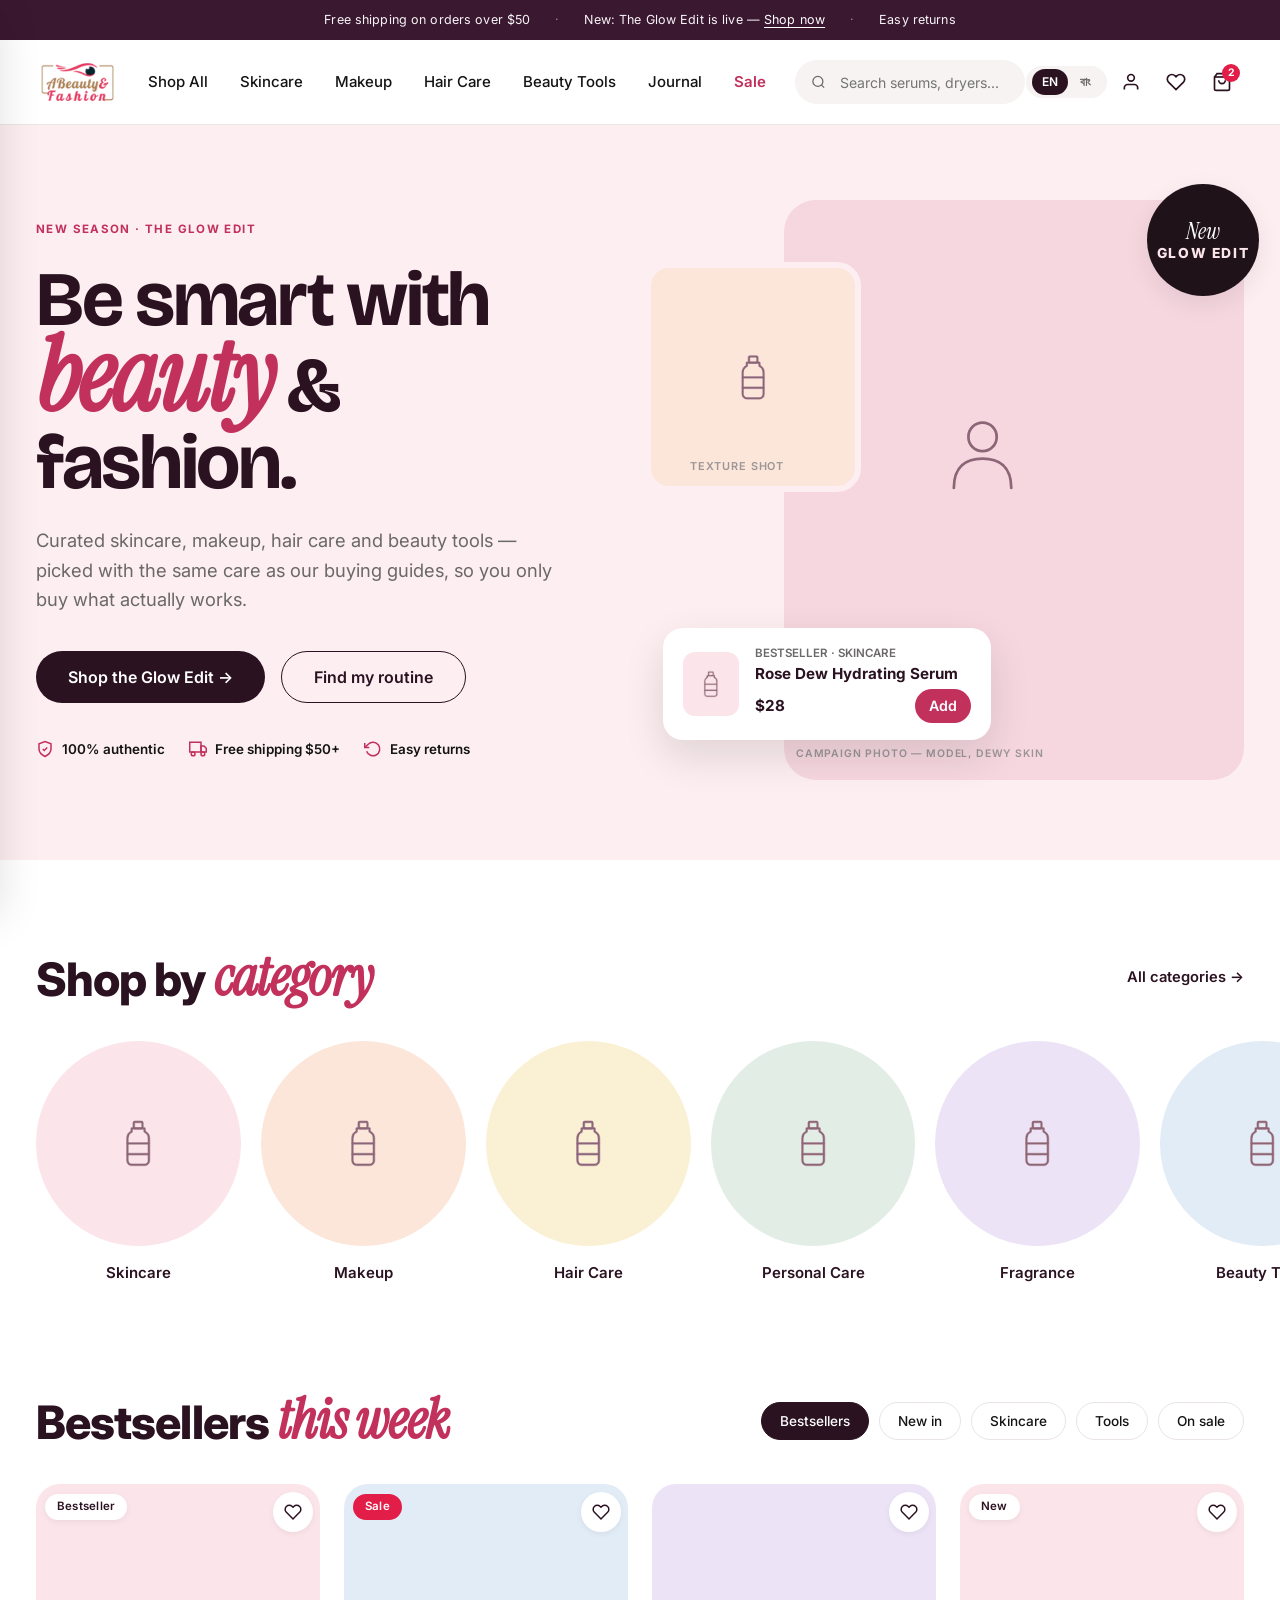
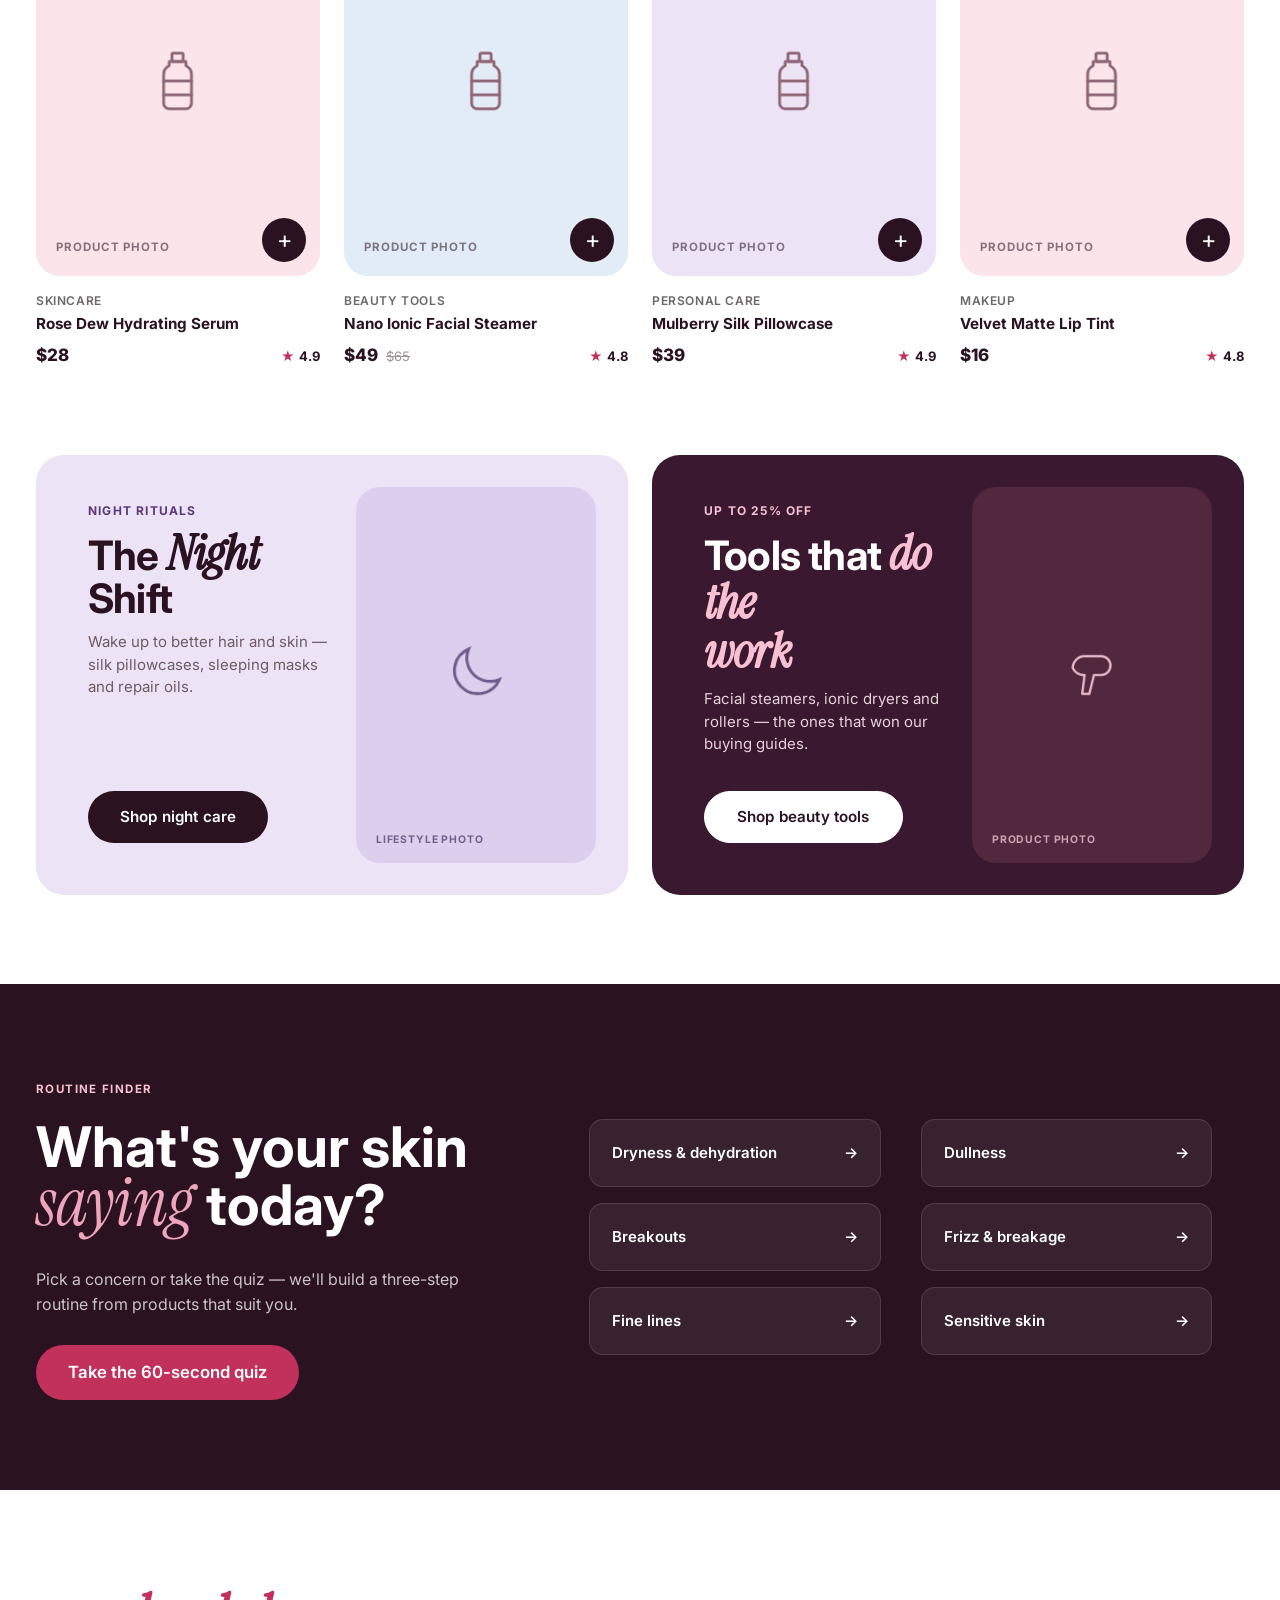
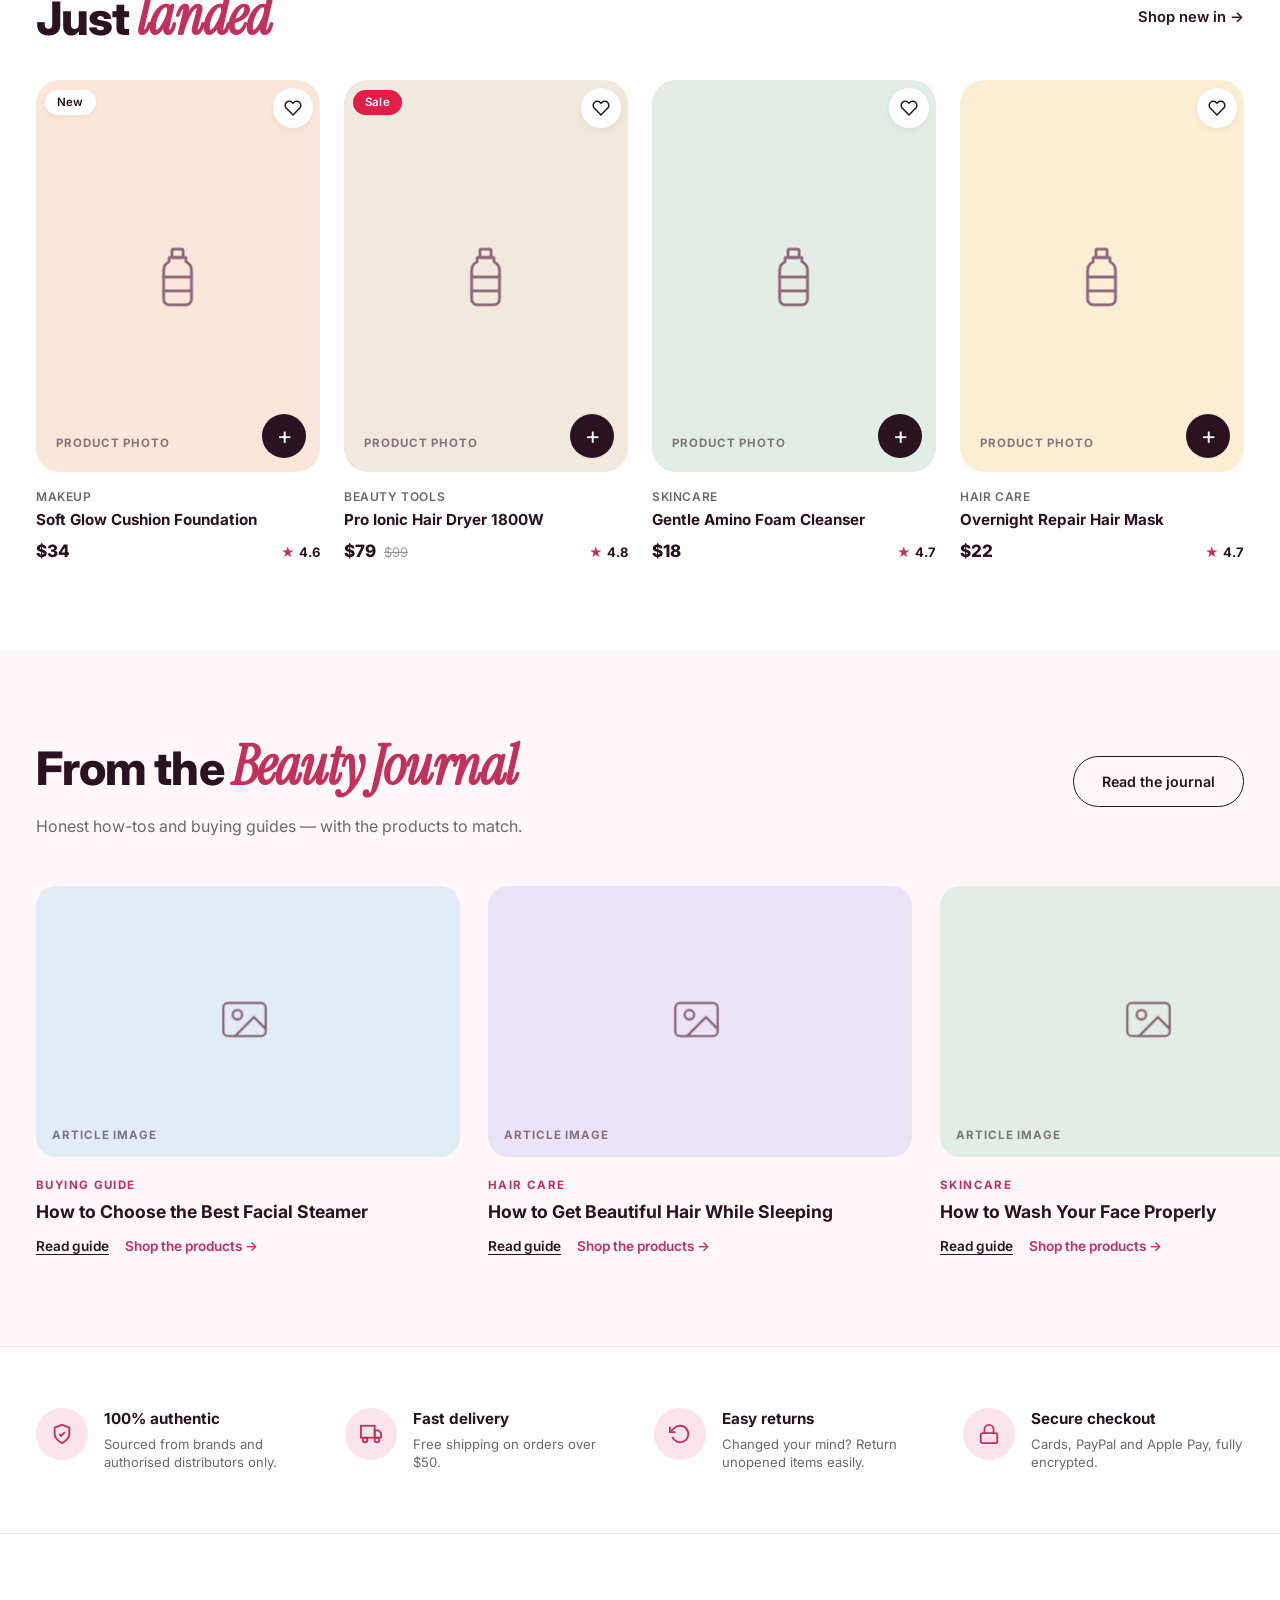
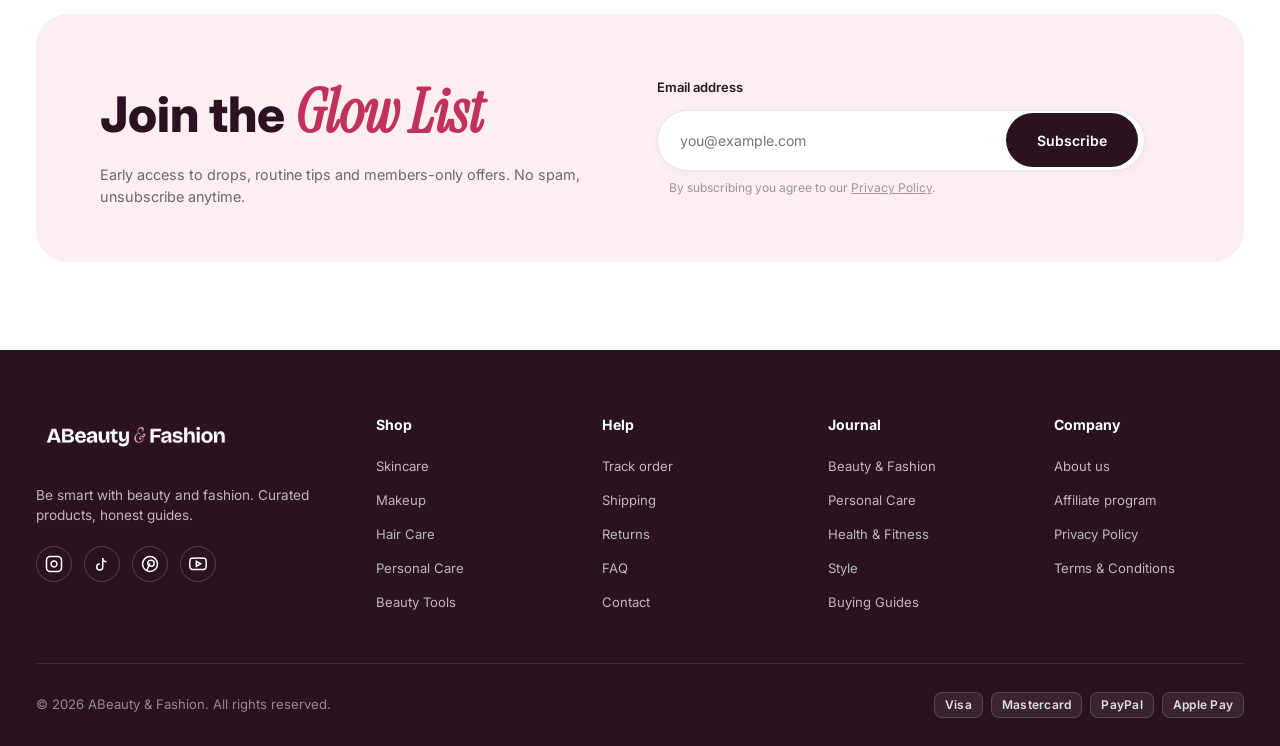
<file: index.html>
<!DOCTYPE html>
<html lang="en">

<head>
  <meta charset="UTF-8">
  <meta name="viewport" content="width=device-width, initial-scale=1.0">
  <title>ABeauty & Fashion — Curated Skincare, Makeup & Honest Guides</title>
  <!-- Google Fonts: Inter, Cormorant Garamond, Hind Siliguri -->
  <link rel="preconnect" href="https://fonts.googleapis.com">
  <link rel="preconnect" href="https://fonts.gstatic.com" crossorigin>
  <link
    href="https://fonts.googleapis.com/css2?family=Bricolage+Grotesque:opsz,wght@12..96,400..800&family=Cormorant+Garamond:ital,wght@0,400;0,500;0,600;0,700;1,400;1,500;1,600;1,700&family=Hind+Siliguri:wght@400;500;600;700&family=Instrument+Serif:ital@0;1&family=Inter:wght@300;400;500;600;700;800;900&display=swap"
    rel="stylesheet">
  <link rel="stylesheet" href="assets/css/style.css">
  <style>
    :root {
      --font-body: "Inter", "Arial", sans-serif;
      --font-display: "Inter", "Arial", sans-serif;
      --font-accent: "Instrument Serif", "Georgia", serif;
      --font-bn: "Hind Siliguri", "Inter", sans-serif;
      --font-hero: "Bricolage Grotesque", "Inter", sans-serif;
    }
  </style>
</head>

<body>

  <!-- Top Announcement Bar -->
  <div class="announcement-bar">
    <span>Free shipping on orders over $50</span>
    <span class="announcement-sep">·</span>
    <span>New: The Glow Edit is live — <a href="shop.html">Shop now</a></span>
    <span class="announcement-sep">·</span>
    <span>Easy returns</span>
  </div>

  <!-- Pure CSS Drawer Toggle Checkbox -->
  <input type="checkbox" id="mobile-drawer-toggle" class="drawer-checkbox">

  <!-- Mobile Drawer Overlay -->
  <label for="mobile-drawer-toggle" class="drawer-overlay"></label>

  <!-- Mobile Menu Drawer (matches 11-Mobile-Menu-drawer.png) -->
  <aside class="mobile-drawer">
    <div class="drawer-header">
      <a href="index.html" class="brand-logo">
        <img src="assets/images/logo.png" alt="ABeauty & Fashion Logo">
      </a>
      <label for="mobile-drawer-toggle" class="drawer-close-btn">&times;</label>
    </div>
    <div class="drawer-body">
      <a href="account.html" class="drawer-user-card">
        <div class="drawer-avatar">
          <svg width="20" height="20" viewBox="0 0 24 24" fill="none" stroke="currentColor" stroke-width="2">
            <path d="M20 21v-2a4 4 0 0 0-4-4H8a4 4 0 0 0-4 4v2"></path>
            <circle cx="12" cy="7" r="4"></circle>
          </svg>
        </div>
        <div class="drawer-user-info">
          <h4>Sign in or register</h4>
          <p>Track orders, save favourites</p>
        </div>
      </a>

      <ul class="drawer-nav-list">
        <li class="drawer-nav-item">
          <a href="shop.html" class="drawer-nav-link">Shop All <span>&rsaquo;</span></a>
        </li>
        <li class="drawer-nav-item">
          <details class="drawer-accordion" open>
            <summary>
              <span class="text-accent">Skincare</span>
              <span class="chevron-icon">&#9662;</span>
            </summary>
            <div class="drawer-subnav">
              <a href="shop.html">Cleansers</a>
              <a href="shop.html">Serums</a>
              <a href="shop.html">Moisturisers</a>
              <a href="shop.html">Masks & sunscreen</a>
            </div>
          </details>
        </li>
        <li class="drawer-nav-item">
          <details class="drawer-accordion">
            <summary>
              <span>Makeup</span>
              <span class="chevron-icon">&#9662;</span>
            </summary>
            <div class="drawer-subnav">
              <a href="shop.html">Complexion</a>
              <a href="shop.html">Lip Tints</a>
              <a href="shop.html">Eye Care</a>
            </div>
          </details>
        </li>
        <li class="drawer-nav-item">
          <details class="drawer-accordion">
            <summary>
              <span>Hair Care</span>
              <span class="chevron-icon">&#9662;</span>
            </summary>
            <div class="drawer-subnav">
              <a href="shop.html">Treatments</a>
              <a href="shop.html">Brushes</a>
              <a href="shop.html">Silk Accessories</a>
            </div>
          </details>
        </li>
        <li class="drawer-nav-item">
          <details class="drawer-accordion">
            <summary>
              <span>Personal Care</span>
              <span class="chevron-icon">&#9662;</span>
            </summary>
            <div class="drawer-subnav">
              <a href="shop.html">Body Care</a>
              <a href="shop.html">Sleep Essentials</a>
            </div>
          </details>
        </li>
        <li class="drawer-nav-item">
          <details class="drawer-accordion">
            <summary>
              <span>Beauty Tools</span>
              <span class="chevron-icon">&#9662;</span>
            </summary>
            <div class="drawer-subnav">
              <a href="shop.html">Facial Steamers</a>
              <a href="shop.html">Hair Dryers</a>
              <a href="shop.html">Rollers</a>
            </div>
          </details>
        </li>
        <li class="drawer-nav-item">
          <a href="shop.html" class="drawer-nav-link text-accent">Sale <span>&rsaquo;</span></a>
        </li>
      </ul>

      <div class="drawer-promo-card">
        <span class="drawer-promo-badge">NEW</span>
        <h3 class="drawer-promo-title">The <em>Glow</em> Edit</h3>
        <a href="shop.html" class="drawer-promo-link">Shop the collection &rarr;</a>
      </div>

      <div class="drawer-subnav" style="padding-left: 0; margin-top: 10px;">
        <a href="about.html#journal" style="font-weight: 600; color: var(--color-dark);">Beauty Journal</a>
        <a href="account.html" style="font-weight: 600; color: var(--color-dark);">Track my order</a>
        <a href="contact.html" style="font-weight: 600; color: var(--color-dark);">Help & contact</a>
      </div>
    </div>
  </aside>

  <!-- Sticky Site Header -->
  <header class="site-header">
    <div class="container">
      <div class="header-inner">
        <!-- Mobile Hamburger Toggle -->
        <label for="mobile-drawer-toggle" class="mobile-nav-toggle" aria-label="Open Navigation">
          <svg width="24" height="24" viewBox="0 0 24 24" fill="none" stroke="currentColor" stroke-width="2">
            <line x1="3" y1="6" x2="21" y2="6"></line>
            <line x1="3" y1="12" x2="21" y2="12"></line>
            <line x1="3" y1="18" x2="21" y2="18"></line>
          </svg>
        </label>

        <!-- Brand Logo -->
        <a href="index.html" class="brand-logo">
          <img src="assets/images/logo.png" alt="ABeauty & Fashion">
        </a>

        <!-- Desktop Navigation Links -->
        <nav class="main-nav">
          <a href="shop.html" class="nav-link">Shop All</a>
          <a href="shop.html" class="nav-link">Skincare</a>
          <a href="shop.html" class="nav-link">Makeup</a>
          <a href="shop.html" class="nav-link">Hair Care</a>
          <a href="shop.html" class="nav-link">Beauty Tools</a>
          <a href="about.html#journal" class="nav-link">Journal</a>
          <a href="shop.html" class="nav-link sale-link">Sale</a>
        </nav>

        <!-- Search Bar, Language Switcher, Action Icons -->
        <div class="header-actions">
          <form action="search.html" method="get" class="search-form">
            <span class="search-icon">
              <svg width="15" height="15" viewBox="0 0 24 24" fill="none" stroke="currentColor" stroke-width="2">
                <circle cx="11" cy="11" r="8"></circle>
                <line x1="21" y1="21" x2="16.65" y2="16.65"></line>
              </svg>
            </span>
            <input type="text" name="q" class="search-input" placeholder="Search serums, dryers...">
          </form>

          <div class="lang-switch">
            <a href="index.html" class="lang-btn active">EN</a>
            <a href="index-bn.html" class="lang-btn">বাং</a>
          </div>

          <a href="account.html" class="action-icon-btn" aria-label="Account">
            <svg width="20" height="20" viewBox="0 0 24 24" fill="none" stroke="currentColor" stroke-width="2">
              <path d="M20 21v-2a4 4 0 0 0-4-4H8a4 4 0 0 0-4 4v2"></path>
              <circle cx="12" cy="7" r="4"></circle>
            </svg>
          </a>

          <a href="account.html#wishlist" class="action-icon-btn" aria-label="Wishlist">
            <svg width="20" height="20" viewBox="0 0 24 24" fill="none" stroke="currentColor" stroke-width="2">
              <path
                d="M20.84 4.61a5.5 5.5 0 0 0-7.78 0L12 5.67l-1.06-1.06a5.5 5.5 0 0 0-7.78 7.78l1.06 1.06L12 21.23l7.78-7.78 1.06-1.06a5.5 5.5 0 0 0 0-7.78z">
              </path>
            </svg>
          </a>

          <a href="cart.html" class="action-icon-btn" aria-label="Bag">
            <svg width="20" height="20" viewBox="0 0 24 24" fill="none" stroke="currentColor" stroke-width="2">
              <path d="M6 2L3 6v14a2 2 0 0 0 2 2h14a2 2 0 0 0 2-2V6l-3-4z"></path>
              <line x1="3" y1="6" x2="21" y2="6"></line>
              <path d="M16 10a4 4 0 0 1-8 0"></path>
            </svg>
            <span class="badge-count">2</span>
          </a>
        </div>
      </div>
      <!-- Mobile Subheader: Search Bar & Quick Category Chips (matches 10-Mobile-Home.png y=190..380) -->
      <div class="mobile-subheader">
        <form action="search.html" method="get" class="mobile-search-form">
          <span class="search-icon">
            <svg width="16" height="16" viewBox="0 0 24 24" fill="none" stroke="currentColor" stroke-width="2">
              <circle cx="11" cy="11" r="8"></circle>
              <line x1="21" y1="21" x2="16.65" y2="16.65"></line>
            </svg>
          </span>
          <input type="text" name="q" class="mobile-search-input" placeholder="Search serums, dryers...">
        </form>
        <div class="mobile-category-chips">
          <a href="shop.html" class="chip active">Shop All</a>
          <a href="shop.html" class="chip">Skincare</a>
          <a href="shop.html" class="chip">Makeup</a>
          <a href="shop.html" class="chip">Hair Care</a>
          <a href="shop.html" class="chip">Personal Care</a>
          <a href="shop.html" class="chip">Beauty Tools</a>
        </div>
      </div>
    </div>
  </header>

  <!-- Hero Section (matches 01-Desktop-Home.png) -->
  <section class="hero-section">
    <div class="container">
      <div class="hero-grid">
        <!-- Hero Text & CTAs -->
        <div class="hero-content">
          <span class="eyebrow">NEW SEASON · THE GLOW EDIT</span>
          <h1 class="hero-title" style="font-family: 'Bricolage Grotesque', var(--font-body);">Be smart with<br><em>beauty</em> &amp;<br>fashion.</h1>
          <p class="hero-desc">
            Curated skincare, makeup, hair care and beauty tools — picked with the same care as our buying guides, so
            you only buy what actually works.
          </p>
          <div class="hero-buttons">
            <a href="shop.html" class="btn btn-primary btn-lg">Shop the Glow Edit &rarr;</a>
            <a href="#routine-finder" class="btn btn-outline btn-lg">Find my routine</a>
          </div>
          <div class="hero-trust-bar">
            <div class="trust-item">
              <span class="trust-icon">
                <svg width="18" height="18" viewBox="0 0 24 24" fill="none" stroke="currentColor" stroke-width="2">
                  <path d="M12 22s8-4 8-10V5l-8-3-8 3v7c0 6 8 10 8 10z"></path>
                  <polyline points="9 12 11 14 15 10"></polyline>
                </svg>
              </span>
              <span>100% authentic</span>
            </div>
            <div class="trust-item">
              <span class="trust-icon">
                <svg width="18" height="18" viewBox="0 0 24 24" fill="none" stroke="currentColor" stroke-width="2">
                  <rect x="1" y="3" width="15" height="13"></rect>
                  <polygon points="16 8 20 8 23 11 23 16 16 16 16 8"></polygon>
                  <circle cx="5.5" cy="18.5" r="2.5"></circle>
                  <circle cx="18.5" cy="18.5" r="2.5"></circle>
                </svg>
              </span>
              <span>Free shipping $50+</span>
            </div>
            <div class="trust-item">
              <span class="trust-icon">
                <svg width="18" height="18" viewBox="0 0 24 24" fill="none" stroke="currentColor" stroke-width="2">
                  <polyline points="1 4 1 10 7 10"></polyline>
                  <path d="M3.51 15a9 9 0 1 0 2.13-9.36L1 10"></path>
                </svg>
              </span>
              <span>Easy returns</span>
            </div>
          </div>
        </div>

        <!-- Hero Visual Composition -->
        <div class="hero-visual">
          <div class="hero-main-card">
            <img src="assets/images/hero-model.svg" alt="Campaign Model Dewy Skin" class="hero-model-img"
              style="position: absolute; top: 0; bottom: 0; left: 0; right: 0; margin: auto; width: 62.92px; display: block;"
              data-calibrated="52px + 10% = 57.2px, + further 10% = 62.92px (62.4px)">
            <span class="hero-label-caption"
              style="left: 28px; right: auto; text-align: left; transform: translateX(-1rem);">CAMPAIGN PHOTO &mdash;
              MODEL, DEWY SKIN</span>
          </div>

          <div class="hero-glow-badge">
            <span>New</span>
            <em>GLOW EDIT</em>
          </div>

          <div class="hero-inset-texture">
            <img src="assets/images/images remade/product-bottle.svg" alt="Texture Shot Bottle"
              style="width: 69px; height: auto;">
            <span class="hero-label-caption" style="bottom: 12px; transform: translateX(-1rem);">TEXTURE SHOT</span>
          </div>

          <div class="hero-product-toast">
            <div class="toast-thumb">
              <img src="assets/images/images remade/product-bottle.svg" alt="Rose Dew Bottle"
                style="width: 40px; height: auto;">
            </div>
            <div class="toast-info" style="flex: 1; width: 100%;">
              <h5>Bestseller · Skincare</h5>
              <h4 class="toast-info" style="width: 100%;">Rose Dew Hydrating Serum</h4>
              <div class="toast-price-row"
                style="display: flex; align-items: center; justify-content: space-between; gap: 8px; width: 100%; margin-top: 4px;">
                <div class="toast-price">$28</div>
                <a href="#added-to-bag-modal" class="btn btn-accent btn-sm"
                  style="padding: 6px 14px; border-radius: var(--radius-full);">Add</a>
              </div>
            </div>
          </div>
        </div>
      </div>
    </div>
  </section>

  <!-- Shop by Category (matches 01-Desktop-Home.png) -->
  <section class="category-section">
    <div class="container">
      <div class="section-header">
        <h2 class="section-title">Shop by <em>category</em></h2>
        <a href="shop.html" class="section-link">All categories &rarr;</a>
      </div>
      <div class="category-grid" style="gap: 20px; justify-content: space-between;">
        <a href="shop.html" class="category-card">
          <div class="category-circle"
            style="width: 204.864px; height: 204.864px; background-color: var(--pastel-pink);"
            data-calibrated="width: 204.864px; height: 204.864px; (211.2px - 3%, 192px)">
            <img src="assets/images/images remade/product-bottle.svg" alt="Skincare">
          </div>
          <span class="category-name">Skincare</span>
        </a>
        <a href="shop.html" class="category-card">
          <div class="category-circle"
            style="width: 204.864px; height: 204.864px; background-color: var(--pastel-peach);"
            data-calibrated="width: 204.864px; height: 204.864px; (211.2px - 3%, 192px)">
            <img src="assets/images/images remade/product-bottle.svg" alt="Makeup">
          </div>
          <span class="category-name">Makeup</span>
        </a>
        <a href="shop.html" class="category-card">
          <div class="category-circle"
            style="width: 204.864px; height: 204.864px; background-color: var(--pastel-warm);"
            data-calibrated="width: 204.864px; height: 204.864px; (211.2px - 3%, 192px)">
            <img src="assets/images/images remade/product-bottle.svg" alt="Hair Care">
          </div>
          <span class="category-name">Hair Care</span>
        </a>
        <a href="shop.html" class="category-card">
          <div class="category-circle"
            style="width: 204.864px; height: 204.864px; background-color: var(--pastel-sage);"
            data-calibrated="width: 204.864px; height: 204.864px; (211.2px - 3%, 192px)">
            <img src="assets/images/images remade/product-bottle.svg" alt="Personal Care">
          </div>
          <span class="category-name">Personal Care</span>
        </a>
        <a href="shop.html" class="category-card">
          <div class="category-circle"
            style="width: 204.864px; height: 204.864px; background-color: var(--pastel-lilac);"
            data-calibrated="width: 204.864px; height: 204.864px; (211.2px - 3%, 192px)">
            <img src="assets/images/images remade/product-bottle.svg" alt="Fragrance">
          </div>
          <span class="category-name">Fragrance</span>
        </a>
        <a href="shop.html" class="category-card">
          <div class="category-circle"
            style="width: 204.864px; height: 204.864px; background-color: var(--pastel-blue);"
            data-calibrated="width: 204.864px; height: 204.864px; (211.2px - 3%, 192px)">
            <img src="assets/images/images remade/product-bottle.svg" alt="Beauty Tools">
          </div>
          <span class="category-name">Beauty Tools</span>
        </a>
      </div>
    </div>
  </section>

  <!-- Bestsellers This Week (matches 01-Desktop-Home.png) -->
  <section class="products-section">
    <div class="container">
      <div class="section-header">
        <h2 class="section-title">Bestsellers <em>this week</em></h2>
        <div class="product-filter-tabs">
          <button class="filter-pill active">Bestsellers</button>
          <button class="filter-pill">New in</button>
          <button class="filter-pill">Skincare</button>
          <button class="filter-pill">Tools</button>
          <button class="filter-pill">On sale</button>
        </div>
      </div>

      <div class="product-grid">
        <!-- Product 1 -->
        <article class="product-card">
          <div class="product-card-visual" style="background-color: var(--pastel-pink);">
            <div class="product-badge-top">
              <span class="pill-badge pill-badge-white">Bestseller</span>
            </div>
            <a href="account.html#wishlist" class="wishlist-btn" title="Add to wishlist" aria-label="Add to wishlist">
              <svg width="18" height="18" viewBox="0 0 24 24" fill="none" stroke="currentColor" stroke-width="2">
                <path
                  d="M20.84 4.61a5.5 5.5 0 0 0-7.78 0L12 5.67l-1.06-1.06a5.5 5.5 0 0 0-7.78 7.78l1.06 1.06L12 21.23l7.78-7.78 1.06-1.06a5.5 5.5 0 0 0 0-7.78z">
                </path>
              </svg>
            </a>
            <img src="assets/images/images remade/product-bottle.svg" alt="Rose Dew Hydrating Serum"
              style="width: 91.476px; height: auto;"
              data-calibrated="width: 91.476px; (+10% from 83.16px; 37.8px; 45.36px);">
            <span class="product-photo-label">PRODUCT PHOTO</span>
            <a href="#added-to-bag-modal" class="quick-add-btn" title="Quick Add"
              style="font-size: 1.5rem; line-height: 1;">+</a>
          </div>
          <span class="product-category-name">Skincare</span>
          <h3 class="product-title"><a href="product.html">Rose Dew Hydrating Serum</a></h3>
          <div class="product-meta-row">
            <span class="product-price">$28</span>
            <span class="product-rating"><span class="star-icon">&#9733;</span> 4.9</span>
          </div>
        </article>

        <!-- Product 2 -->
        <article class="product-card">
          <div class="product-card-visual" style="background-color: var(--pastel-blue);">
            <div class="product-badge-top">
              <span class="pill-badge pill-badge-sale">Sale</span>
            </div>
            <a href="account.html#wishlist" class="wishlist-btn" title="Add to wishlist" aria-label="Add to wishlist">
              <svg width="18" height="18" viewBox="0 0 24 24" fill="none" stroke="currentColor" stroke-width="2">
                <path
                  d="M20.84 4.61a5.5 5.5 0 0 0-7.78 0L12 5.67l-1.06-1.06a5.5 5.5 0 0 0-7.78 7.78l1.06 1.06L12 21.23l7.78-7.78 1.06-1.06a5.5 5.5 0 0 0 0-7.78z">
                </path>
              </svg>
            </a>
            <img src="assets/images/images remade/product-bottle.svg" alt="Nano Ionic Facial Steamer"
              style="width: 91.476px; height: auto;"
              data-calibrated="width: 91.476px; (+10% from 83.16px; 37.8px; 45.36px);">
            <span class="product-photo-label">PRODUCT PHOTO</span>
            <a href="#added-to-bag-modal" class="quick-add-btn" title="Quick Add"
              style="font-size: 1.5rem; line-height: 1;">+</a>
          </div>
          <span class="product-category-name">Beauty Tools</span>
          <h3 class="product-title"><a href="product.html">Nano Ionic Facial Steamer</a></h3>
          <div class="product-meta-row">
            <div class="product-price-wrap">
              <span class="product-price">$49</span>
              <span class="product-old-price">$65</span>
            </div>
            <span class="product-rating"><span class="star-icon">&#9733;</span> 4.8</span>
          </div>
        </article>

        <!-- Product 3 -->
        <article class="product-card">
          <div class="product-card-visual" style="background-color: var(--pastel-lilac);">
            <a href="account.html#wishlist" class="wishlist-btn" title="Add to wishlist" aria-label="Add to wishlist">
              <svg width="18" height="18" viewBox="0 0 24 24" fill="none" stroke="currentColor" stroke-width="2">
                <path
                  d="M20.84 4.61a5.5 5.5 0 0 0-7.78 0L12 5.67l-1.06-1.06a5.5 5.5 0 0 0-7.78 7.78l1.06 1.06L12 21.23l7.78-7.78 1.06-1.06a5.5 5.5 0 0 0 0-7.78z">
                </path>
              </svg>
            </a>
            <img src="assets/images/images remade/product-bottle.svg" alt="Mulberry Silk Pillowcase"
              style="width: 91.476px; height: auto;"
              data-calibrated="width: 91.476px; (+10% from 83.16px; 37.8px; 45.36px);">
            <span class="product-photo-label">PRODUCT PHOTO</span>
            <a href="#added-to-bag-modal" class="quick-add-btn" title="Quick Add"
              style="font-size: 1.5rem; line-height: 1;">+</a>
          </div>
          <span class="product-category-name">Personal Care</span>
          <h3 class="product-title"><a href="product.html">Mulberry Silk Pillowcase</a></h3>
          <div class="product-meta-row">
            <span class="product-price">$39</span>
            <span class="product-rating"><span class="star-icon">&#9733;</span> 4.9</span>
          </div>
        </article>

        <!-- Product 4 -->
        <article class="product-card">
          <div class="product-card-visual" style="background-color: var(--pastel-pink);">
            <div class="product-badge-top">
              <span class="pill-badge pill-badge-white">New</span>
            </div>
            <a href="account.html#wishlist" class="wishlist-btn" title="Add to wishlist" aria-label="Add to wishlist">
              <svg width="18" height="18" viewBox="0 0 24 24" fill="none" stroke="currentColor" stroke-width="2">
                <path
                  d="M20.84 4.61a5.5 5.5 0 0 0-7.78 0L12 5.67l-1.06-1.06a5.5 5.5 0 0 0-7.78 7.78l1.06 1.06L12 21.23l7.78-7.78 1.06-1.06a5.5 5.5 0 0 0 0-7.78z">
                </path>
              </svg>
            </a>
            <img src="assets/images/images remade/product-bottle.svg" alt="Velvet Matte Lip Tint"
              style="width: 91.476px; height: auto;"
              data-calibrated="width: 91.476px; (+10% from 83.16px; 37.8px; 45.36px);">
            <span class="product-photo-label">PRODUCT PHOTO</span>
            <a href="#added-to-bag-modal" class="quick-add-btn" title="Quick Add"
              style="font-size: 1.5rem; line-height: 1;">+</a>
          </div>
          <span class="product-category-name">Makeup</span>
          <h3 class="product-title"><a href="product.html">Velvet Matte Lip Tint</a></h3>
          <div class="product-meta-row">
            <span class="product-price">$16</span>
            <span class="product-rating"><span class="star-icon">&#9733;</span> 4.8</span>
          </div>
        </article>
      </div>
      <div class="bestsellers-mobile-footer">
        <a href="shop.html" class="btn btn-outline btn-block">View all bestsellers</a>
      </div>
    </div>
  </section>

  <!-- Split Promo Feature Banners (matches 01-Desktop-Home.png) -->
  <section class="feature-split-section">
    <div class="container">
      <div class="feature-split-grid feature-grid">
        <!-- Lavender Card: Night Shift -->
        <div class="feature-card feature-card-lavender">
          <div class="feature-card-content" style="align-self: flex-start;"
            data-dimension="width: calc(100% + 2rem); align-self: flex-start;">
            <div class="feature-card-copy">
              <span class="feature-eyebrow">NIGHT RITUALS</span>
              <h3 class="feature-title">The <em>Night</em> Shift</h3>
              <p class="feature-desc">Wake up to better hair and skin — silk pillowcases, sleeping masks and repair
                oils.</p>
            </div>
            <a href="shop.html" class="btn btn-primary btn-feature">Shop night care</a>
          </div>
          <div class="feature-visual-box feature-visual-lavender" data-dimension="width: calc(100% - 2rem);">
            <img src="assets/images/images remade/icon-moon.svg" alt="Night rituals crescent moon"
              style="width: 115px; max-height: 115px; height: auto;">
            <span class="product-photo-label" style="bottom: 16px; left: 20px;">LIFESTYLE PHOTO</span>
          </div>
        </div>

        <!-- Plum Card: Tools that do the work -->
        <div class="feature-card feature-card-plum">
          <div class="feature-card-content" style="align-self: flex-start;"
            data-dimension="width: calc(100% + 2rem); align-self: flex-start;">
            <div class="feature-card-copy">
              <span class="feature-eyebrow" style="color: #F8C0D0;">UP TO 25% OFF</span>
              <h3 class="feature-title">Tools that <em>do the</em><br><em>work</em></h3>
              <p class="feature-desc">Facial steamers, ionic dryers and rollers — the ones that won our buying guides.
              </p>
            </div>
            <a href="shop.html" class="btn btn-outline-white btn-feature"
              style="background-color: #FFF; color: var(--color-dark); border-color: #FFF;">Shop beauty tools</a>
          </div>
          <div class="feature-visual-box feature-visual-dark" data-dimension="width: calc(100% - 2rem);">
            <img src="assets/images/images remade/product-steamer.svg" alt="Ionic Hair Dryer"
              style="width: 115px; max-height: 115px; height: auto;">
            <span class="product-photo-label" style="bottom: 16px; left: 20px; color: #cfa1b2;">PRODUCT
              PHOTO</span>
          </div>
        </div>
      </div>
    </div>
  </section>

  <!-- Routine Finder Dark Section (matches 01-Desktop-Home.png) -->
  <section class="routine-section" id="routine-finder">
    <div class="container">
      <div class="routine-grid"
        style="display: grid; grid-template-columns: 1fr 1.3fr; gap: 50px; align-items: center; width: 100%;">
        <div class="routine-left" style="width: 100%; min-width: 0;">
          <span class="eyebrow" style="color: #F8C0D0;">ROUTINE FINDER</span>
          <h2 class="routine-title">What's your skin<br><em>saying</em> today?</h2>
          <p class="routine-desc">Pick a concern or take the quiz — we'll build a three-step routine from products that
            suit you.</p>
          <a href="#quick-view-modal" class="btn btn-accent btn-lg">Take the 60-second quiz</a>
        </div>
        <div class="routine-options-grid"
          style="display: grid; grid-template-columns: 1fr 1fr; row-gap: 16px; column-gap: 8px; gap: 16px 8px; width: 100%; min-width: 0;"
          data-calibrated="reduced gap between columns from 16px to 8px (column-gap: 8px); row-gap: 16px preserved">
          <a href="shop.html" class="routine-option-card"
            style="width: calc(100% - 2rem); min-height: calc(48.72px + 1.2rem); height: calc(48.72px + 1.2rem);"
            data-calibrated="width: calc(100% - 2rem); height: calc(48.72px + 1.2rem) = 67.92px; (further -1rem width, further +0.6rem height)">
            <span>Dryness &amp; dehydration</span>
            <span>&rarr;</span>
          </a>
          <a href="shop.html" class="routine-option-card"
            style="width: calc(100% - 2rem); min-height: calc(48.72px + 1.2rem); height: calc(48.72px + 1.2rem);"
            data-calibrated="width: calc(100% - 2rem); height: calc(48.72px + 1.2rem) = 67.92px; (further -1rem width, further +0.6rem height)">
            <span>Dullness</span>
            <span>&rarr;</span>
          </a>
          <a href="shop.html" class="routine-option-card"
            style="width: calc(100% - 2rem); min-height: calc(48.72px + 1.2rem); height: calc(48.72px + 1.2rem);"
            data-calibrated="width: calc(100% - 2rem); height: calc(48.72px + 1.2rem) = 67.92px; (further -1rem width, further +0.6rem height)">
            <span>Breakouts</span>
            <span>&rarr;</span>
          </a>
          <a href="shop.html" class="routine-option-card"
            style="width: calc(100% - 2rem); min-height: calc(48.72px + 1.2rem); height: calc(48.72px + 1.2rem);"
            data-calibrated="width: calc(100% - 2rem); height: calc(48.72px + 1.2rem) = 67.92px; (further -1rem width, further +0.6rem height)">
            <span>Frizz &amp; breakage</span>
            <span>&rarr;</span>
          </a>
          <a href="shop.html" class="routine-option-card"
            style="width: calc(100% - 2rem); min-height: calc(48.72px + 1.2rem); height: calc(48.72px + 1.2rem);"
            data-calibrated="width: calc(100% - 2rem); height: calc(48.72px + 1.2rem) = 67.92px; (further -1rem width, further +0.6rem height)">
            <span>Fine lines</span>
            <span>&rarr;</span>
          </a>
          <a href="shop.html" class="routine-option-card"
            style="width: calc(100% - 2rem); min-height: calc(48.72px + 1.2rem); height: calc(48.72px + 1.2rem);"
            data-calibrated="width: calc(100% - 2rem); height: calc(48.72px + 1.2rem) = 67.92px; (further -1rem width, further +0.6rem height)">
            <span>Sensitive skin</span>
            <span>&rarr;</span>
          </a>
        </div>
      </div>
    </div>
  </section>

  <!-- Just Landed Section (matches 01-Desktop-Home.png) -->
  <section class="products-section" style="padding-bottom: 86px;">
    <div class="container">
      <div class="section-header">
        <h2 class="section-title">Just <em>landed</em></h2>
        <a href="shop.html" class="section-link">Shop new in &rarr;</a>
      </div>

      <div class="product-grid just-landed-grid">
        <!-- New Product 1 -->
        <article class="product-card">
          <div class="product-card-visual" style="background-color: var(--pastel-peach);">
            <div class="product-badge-top">
              <span class="pill-badge pill-badge-white">New</span>
            </div>
            <a href="account.html#wishlist" class="wishlist-btn" title="Add to wishlist" aria-label="Add to wishlist">
              <svg width="18" height="18" viewBox="0 0 24 24" fill="none" stroke="currentColor" stroke-width="2">
                <path
                  d="M20.84 4.61a5.5 5.5 0 0 0-7.78 0L12 5.67l-1.06-1.06a5.5 5.5 0 0 0-7.78 7.78l1.06 1.06L12 21.23l7.78-7.78 1.06-1.06a5.5 5.5 0 0 0 0-7.78z">
                </path>
              </svg>
            </a>
            <img src="assets/images/images remade/product-bottle.svg" alt="Soft Glow Cushion Foundation"
              style="width: 91.476px; height: auto;"
              data-calibrated="width: 91.476px; (+10% from 83.16px; 37.8px; 45.36px);">
            <span class="product-photo-label">PRODUCT PHOTO</span>
            <a href="#added-to-bag-modal" class="quick-add-btn" title="Quick Add"
              style="font-size: 1.5rem; line-height: 1;">+</a>
          </div>
          <span class="product-category-name">Makeup</span>
          <h3 class="product-title"><a href="product.html">Soft Glow Cushion Foundation</a></h3>
          <div class="product-meta-row">
            <span class="product-price">$34</span>
            <span class="product-rating"><span class="star-icon">&#9733;</span> 4.6</span>
          </div>
        </article>

        <!-- New Product 2 -->
        <article class="product-card">
          <div class="product-card-visual" style="background-color: #f1e9de;">
            <div class="product-badge-top">
              <span class="pill-badge pill-badge-sale">Sale</span>
            </div>
            <a href="account.html#wishlist" class="wishlist-btn" title="Add to wishlist" aria-label="Add to wishlist">
              <svg width="18" height="18" viewBox="0 0 24 24" fill="none" stroke="currentColor" stroke-width="2">
                <path
                  d="M20.84 4.61a5.5 5.5 0 0 0-7.78 0L12 5.67l-1.06-1.06a5.5 5.5 0 0 0-7.78 7.78l1.06 1.06L12 21.23l7.78-7.78 1.06-1.06a5.5 5.5 0 0 0 0-7.78z">
                </path>
              </svg>
            </a>
            <img src="assets/images/images remade/product-bottle.svg" alt="Pro Ionic Hair Dryer 1800W"
              style="width: 91.476px; height: auto;"
              data-calibrated="width: 91.476px; (+10% from 83.16px; 37.8px; 45.36px);">
            <span class="product-photo-label">PRODUCT PHOTO</span>
            <a href="#added-to-bag-modal" class="quick-add-btn" title="Quick Add"
              style="font-size: 1.5rem; line-height: 1;">+</a>
          </div>
          <span class="product-category-name">Beauty Tools</span>
          <h3 class="product-title"><a href="product.html">Pro Ionic Hair Dryer 1800W</a></h3>
          <div class="product-meta-row">
            <div class="product-price-wrap">
              <span class="product-price">$79</span>
              <span class="product-old-price">$99</span>
            </div>
            <span class="product-rating"><span class="star-icon">&#9733;</span> 4.8</span>
          </div>
        </article>

        <!-- New Product 3 -->
        <article class="product-card">
          <div class="product-card-visual" style="background-color: var(--pastel-sage);">
            <a href="account.html#wishlist" class="wishlist-btn" title="Add to wishlist" aria-label="Add to wishlist">
              <svg width="18" height="18" viewBox="0 0 24 24" fill="none" stroke="currentColor" stroke-width="2">
                <path
                  d="M20.84 4.61a5.5 5.5 0 0 0-7.78 0L12 5.67l-1.06-1.06a5.5 5.5 0 0 0-7.78 7.78l1.06 1.06L12 21.23l7.78-7.78 1.06-1.06a5.5 5.5 0 0 0 0-7.78z">
                </path>
              </svg>
            </a>
            <img src="assets/images/images remade/product-bottle.svg" alt="Gentle Amino Foam Cleanser"
              style="width: 91.476px; height: auto;"
              data-calibrated="width: 91.476px; (+10% from 83.16px; 37.8px; 45.36px);">
            <span class="product-photo-label">PRODUCT PHOTO</span>
            <a href="#added-to-bag-modal" class="quick-add-btn" title="Quick Add"
              style="font-size: 1.5rem; line-height: 1;">+</a>
          </div>
          <span class="product-category-name">Skincare</span>
          <h3 class="product-title"><a href="product.html">Gentle Amino Foam Cleanser</a></h3>
          <div class="product-meta-row">
            <span class="product-price">$18</span>
            <span class="product-rating"><span class="star-icon">&#9733;</span> 4.7</span>
          </div>
        </article>

        <!-- New Product 4 -->
        <article class="product-card">
          <div class="product-card-visual" style="background-color: #faefd5;">
            <a href="account.html#wishlist" class="wishlist-btn" title="Add to wishlist" aria-label="Add to wishlist">
              <svg width="18" height="18" viewBox="0 0 24 24" fill="none" stroke="currentColor" stroke-width="2">
                <path
                  d="M20.84 4.61a5.5 5.5 0 0 0-7.78 0L12 5.67l-1.06-1.06a5.5 5.5 0 0 0-7.78 7.78l1.06 1.06L12 21.23l7.78-7.78 1.06-1.06a5.5 5.5 0 0 0 0-7.78z">
                </path>
              </svg>
            </a>
            <img src="assets/images/images remade/product-bottle.svg" alt="Overnight Repair Hair Mask"
              style="width: 91.476px; height: auto;"
              data-calibrated="width: 91.476px; (+10% from 83.16px; 37.8px; 45.36px);">
            <span class="product-photo-label">PRODUCT PHOTO</span>
            <a href="#added-to-bag-modal" class="quick-add-btn" title="Quick Add"
              style="font-size: 1.5rem; line-height: 1;">+</a>
          </div>
          <span class="product-category-name">Hair Care</span>
          <h3 class="product-title"><a href="product.html">Overnight Repair Hair Mask</a></h3>
          <div class="product-meta-row">
            <span class="product-price">$22</span>
            <span class="product-rating"><span class="star-icon">&#9733;</span> 4.7</span>
          </div>
        </article>
      </div>
    </div>
  </section>

  <!-- From the Beauty Journal (matches 01-Desktop-Home.png) -->
  <section class="journal-section" id="journal">
    <div class="container">
      <div class="section-header">
        <div>
          <h2 class="section-title">From the <em>Beauty Journal</em></h2>
          <p class="text-muted" style="margin-top: 6px;">Honest how-tos and buying guides &mdash; with the products to
            match.</p>
        </div>
        <a href="about.html#journal" class="btn btn-outline btn-sm">Read the journal</a>
      </div>

      <div class="journal-grid">
        <article class="journal-card">
          <div class="journal-visual"
            style="background-color: var(--pastel-blue); height: calc(335px - 1.6rem - 2.4rem); margin-top: 1.6rem;"
            data-calibrated="height: calc(335px - 1.6rem - 2.4rem) = 271px; margin-top: 1.6rem; (further -0.8rem top, -1.2rem bottom; total -4rem)">
            <img src="assets/images/images remade/article-placeholder.svg" alt="Article graphic">
            <span class="product-photo-label" style="bottom: 12px; left: 16px;">ARTICLE IMAGE</span>
          </div>
          <span class="eyebrow" style="margin-bottom: 6px;">BUYING GUIDE</span>
          <h3 class="journal-card-title">How to Choose the Best Facial Steamer</h3>
          <div class="journal-links">
            <a href="about.html" class="journal-link-read">Read guide</a>
            <a href="shop.html" class="journal-link-shop">Shop the products &rarr;</a>
          </div>
        </article>

        <article class="journal-card">
          <div class="journal-visual"
            style="background-color: var(--pastel-lilac); height: calc(335px - 1.6rem - 2.4rem); margin-top: 1.6rem;"
            data-calibrated="height: calc(335px - 1.6rem - 2.4rem) = 271px; margin-top: 1.6rem; (further -0.8rem top, -1.2rem bottom; total -4rem)">
            <img src="assets/images/images remade/article-placeholder.svg" alt="Article graphic">
            <span class="product-photo-label" style="bottom: 12px; left: 16px;">ARTICLE IMAGE</span>
          </div>
          <span class="eyebrow" style="margin-bottom: 6px;">HAIR CARE</span>
          <h3 class="journal-card-title">How to Get Beautiful Hair While Sleeping</h3>
          <div class="journal-links">
            <a href="about.html" class="journal-link-read">Read guide</a>
            <a href="shop.html" class="journal-link-shop">Shop the products &rarr;</a>
          </div>
        </article>

        <article class="journal-card">
          <div class="journal-visual"
            style="background-color: var(--pastel-sage); height: calc(335px - 1.6rem - 2.4rem); margin-top: 1.6rem;"
            data-calibrated="height: calc(335px - 1.6rem - 2.4rem) = 271px; margin-top: 1.6rem; (further -0.8rem top, -1.2rem bottom; total -4rem)">
            <img src="assets/images/images remade/article-placeholder.svg" alt="Article graphic">
            <span class="product-photo-label" style="bottom: 12px; left: 16px;">ARTICLE IMAGE</span>
          </div>
          <span class="eyebrow" style="margin-bottom: 6px;">SKINCARE</span>
          <h3 class="journal-card-title">How to Wash Your Face Properly</h3>
          <div class="journal-links">
            <a href="about.html" class="journal-link-read">Read guide</a>
            <a href="shop.html" class="journal-link-shop">Shop the products &rarr;</a>
          </div>
        </article>
      </div>
    </div>
  </section>

  <!-- Trust Props Bar (matches 01-Desktop-Home.png) -->
  <section class="trust-props-section">
    <div class="container">
      <div class="trust-props-grid">
        <div class="trust-prop-card">
          <div class="trust-prop-icon">
            <svg width="22" height="22" viewBox="0 0 24 24" fill="none" stroke="currentColor" stroke-width="2">
              <path d="M12 22s8-4 8-10V5l-8-3-8 3v7c0 6 8 10 8 10z"></path>
              <polyline points="9 12 11 14 15 10"></polyline>
            </svg>
          </div>
          <div class="trust-prop-content">
            <h4>100% authentic</h4>
            <p>Sourced from brands and authorised distributors only.</p>
          </div>
        </div>
        <div class="trust-prop-card">
          <div class="trust-prop-icon">
            <svg width="22" height="22" viewBox="0 0 24 24" fill="none" stroke="currentColor" stroke-width="2">
              <rect x="1" y="3" width="15" height="13"></rect>
              <polygon points="16 8 20 8 23 11 23 16 16 16 16 8"></polygon>
              <circle cx="5.5" cy="18.5" r="2.5"></circle>
              <circle cx="18.5" cy="18.5" r="2.5"></circle>
            </svg>
          </div>
          <div class="trust-prop-content">
            <h4>Fast delivery</h4>
            <p>Free shipping on orders over $50.</p>
          </div>
        </div>
        <div class="trust-prop-card">
          <div class="trust-prop-icon">
            <svg width="22" height="22" viewBox="0 0 24 24" fill="none" stroke="currentColor" stroke-width="2">
              <polyline points="1 4 1 10 7 10"></polyline>
              <path d="M3.51 15a9 9 0 1 0 2.13-9.36L1 10"></path>
            </svg>
          </div>
          <div class="trust-prop-content">
            <h4>Easy returns</h4>
            <p>Changed your mind? Return unopened items easily.</p>
          </div>
        </div>
        <div class="trust-prop-card">
          <div class="trust-prop-icon">
            <svg width="22" height="22" viewBox="0 0 24 24" fill="none" stroke="currentColor" stroke-width="2">
              <rect x="3" y="11" width="18" height="11" rx="2" ry="2"></rect>
              <path d="M7 11V7a5 5 0 0 1 10 0v4"></path>
            </svg>
          </div>
          <div class="trust-prop-content">
            <h4>Secure checkout</h4>
            <p>Cards, PayPal and Apple Pay, fully encrypted.</p>
          </div>
        </div>
      </div>
    </div>
  </section>

  <!-- Newsletter Section (matches 01-Desktop-Home.png) -->
  <section class="newsletter-section">
    <div class="container">
      <div class="newsletter-card">
        <div class="newsletter-content" style="width: calc(100% - 6rem);"
          data-calibrated="width: calc(100% - 6rem); (further -3rem width, total -6rem)">
          <h2 class="newsletter-title">Join the <em>Glow List</em></h2>
          <p class="newsletter-desc">Early access to drops, routine tips and members-only offers.<span class="newsletter-desc-extra"> No spam, unsubscribe anytime.</span></p>
        </div>
        <form action="#subscribed-modal" method="get" class="newsletter-form" style="transform: translateX(-4rem);"
          data-calibrated="transform: translateX(-4rem); (further -2rem to the left, total -4rem)">
          <label class="newsletter-field-label">Email address</label>
          <div class="newsletter-input-group" style="width: calc(100% + 1.8rem); height: calc(52px + 0.6rem);"
            data-calibrated="width: calc(100% + 1.8rem); height: calc(52px + 0.6rem);">
            <input type="email" class="newsletter-input" placeholder="you@example.com" required>
            <button type="submit" class="btn btn-primary btn-sm">Subscribe</button>
          </div>
          <p class="newsletter-disclaimer">By subscribing you agree to our <a href="privacy.html">Privacy Policy</a>.
          </p>
        </form>
      </div>
    </div>
  </section>

  <!-- Footer (matches 01-Desktop-Home.png & 10-Mobile-Home.png) -->
  <footer class="site-footer">
    <div class="container">
      <div class="footer-top">
        <div class="footer-brand">
          <div class="footer-logo-text">
          <a href="index.html" class="footer-logo-link" aria-label="ABeauty &amp; Fashion">
            <img src="Design/footer-logo.png" alt="ABeauty &amp; Fashion" class="footer-logo-img">
          </a>
          <span class="sr-only">ABeauty <em>&amp;</em> Fashion</span>
        </div>
          <p class="footer-tagline">Be smart with beauty and fashion. Curated products, honest guides.</p>
          <div class="social-links">
            <a href="https://instagram.com" class="social-icon-btn" title="Instagram" aria-label="Instagram"
              target="_blank" rel="noopener">
              <svg width="18" height="18" viewBox="0 0 24 24" fill="none" stroke="currentColor" stroke-width="2">
                <rect x="2" y="2" width="20" height="20" rx="5" ry="5"></rect>
                <path d="M16 11.37A4 4 0 1 1 12.63 8 4 4 0 0 1 16 11.37z"></path>
                <line x1="17.5" y1="6.5" x2="17.51" y2="6.5"></line>
              </svg>
            </a>
            <a href="https://tiktok.com" class="social-icon-btn" title="TikTok" aria-label="TikTok" target="_blank"
              rel="noopener">
              <svg width="18" height="18" viewBox="0 0 24 24" fill="none" stroke="currentColor" stroke-width="2">
                <path d="M9 12a4 4 0 1 0 4 4V4a5 5 0 0 0 5 5"></path>
              </svg>
            </a>
            <a href="https://pinterest.com" class="social-icon-btn" title="Pinterest" aria-label="Pinterest"
              target="_blank" rel="noopener">
              <svg width="18" height="18" viewBox="0 0 24 24" fill="none" stroke="currentColor" stroke-width="2">
                <circle cx="12" cy="12" r="10"></circle>
                <path d="M8 20l4-9"></path>
                <path
                  d="M10.7 13c.4 1.2 1.5 2 2.8 2 2.2 0 4-1.8 4-4s-1.8-4-4-4c-2.8 0-4.5 1.8-4.5 4.2 0 1.2.6 2.3 1.5 2.8">
                </path>
              </svg>
            </a>
            <a href="https://youtube.com" class="social-icon-btn" title="YouTube" aria-label="YouTube" target="_blank"
              rel="noopener">
              <svg width="18" height="18" viewBox="0 0 24 24" fill="none" stroke="currentColor" stroke-width="2">
                <path
                  d="M22.54 6.42a2.78 2.78 0 0 0-1.94-2C18.88 4 12 4 12 4s-6.88 0-8.6.46a2.78 2.78 0 0 0-1.94 2A29 29 0 0 0 1 11.75a29 29 0 0 0 .46 5.33A2.78 2.78 0 0 0 3.4 19c1.72.46 8.6.46 8.6.46s6.88 0 8.6-.46a2.78 2.78 0 0 0 1.94-2 29 29 0 0 0 .46-5.25 29 29 0 0 0-.46-5.33z">
                </path>
                <polygon points="9.75 15.02 15.5 11.75 9.75 8.48 9.75 15.02"></polygon>
              </svg>
            </a>
          </div>
        </div>

        <div class="footer-col">
          <h4 class="footer-col-title">Shop</h4>
          <ul class="footer-links-list">
            <li><a href="shop.html" class="footer-link">Skincare</a></li>
            <li><a href="shop.html" class="footer-link">Makeup</a></li>
            <li><a href="shop.html" class="footer-link">Hair Care</a></li>
            <li><a href="shop.html" class="footer-link">Personal Care</a></li>
            <li><a href="shop.html" class="footer-link">Beauty Tools</a></li>
          </ul>
        </div>

        <div class="footer-col">
          <h4 class="footer-col-title">Help</h4>
          <ul class="footer-links-list">
            <li><a href="account.html" class="footer-link">Track order</a></li>
            <li><a href="contact.html" class="footer-link">Shipping</a></li>
            <li><a href="contact.html" class="footer-link">Returns</a></li>
            <li><a href="contact.html#faq" class="footer-link">FAQ</a></li>
            <li><a href="contact.html" class="footer-link">Contact</a></li>
          </ul>
        </div>

        <div class="footer-col">
          <h4 class="footer-col-title">Journal</h4>
          <ul class="footer-links-list">
            <li><a href="about.html#journal" class="footer-link">Beauty &amp; Fashion</a></li>
            <li><a href="about.html#journal" class="footer-link">Personal Care</a></li>
            <li><a href="about.html#journal" class="footer-link">Health &amp; Fitness</a></li>
            <li><a href="about.html#journal" class="footer-link">Style</a></li>
            <li><a href="about.html#journal" class="footer-link">Buying Guides</a></li>
          </ul>
        </div>

        <div class="footer-col">
          <h4 class="footer-col-title">Company</h4>
          <ul class="footer-links-list">
            <li><a href="about.html" class="footer-link">About us</a></li>
            <li><a href="about.html" class="footer-link">Affiliate program</a></li>
            <li><a href="privacy.html" class="footer-link">Privacy Policy</a></li>
            <li><a href="terms.html" class="footer-link">Terms &amp; Conditions</a></li>
          </ul>
        </div>
      </div>

      <div class="footer-bottom">
        <div>&copy; 2026 ABeauty &amp; Fashion. All rights reserved.</div>
        <div class="payment-methods-text">
          <span class="payment-pill">Visa</span>
          <span class="payment-pill">Mastercard</span>
          <span class="payment-pill">PayPal</span>
          <span class="payment-pill">Apple Pay</span>
        </div>
      </div>
    </div>
  </footer>

  <!-- ==========================================================================
       Pure CSS Modals & Overlays (matches 20-Desktop-Modals-popups.png)
       ========================================================================== -->

  <!-- Modal 1: Added to Bag -->
  <div id="added-to-bag-modal" class="modal-backdrop">
    <div class="modal-dialog">
      <a href="#" class="modal-close-icon">&times;</a>
      <div style="display: flex; align-items: center; gap: 8px; margin-bottom: 20px;">
        <span style="color: #166534; font-size: 1.2rem;">&#10003;</span>
        <h3 style="font-size: 1.15rem; font-weight: 700;">Added to your bag</h3>
      </div>
      <div style="display: flex; gap: 16px; margin-bottom: 20px;">
        <div
          style="width: 64px; height: 76px; background: var(--pastel-pink); border-radius: var(--radius-sm); display: flex; align-items: center; justify-content: center;">
          <img src="assets/images/images remade/product-bottle.svg" alt="Serum" style="width: 43px; height: auto;">
        </div>
        <div>
          <h4 style="font-size: 0.95rem; font-weight: 700; color: var(--color-dark);">Rose Dew Hydrating Serum</h4>
          <p style="font-size: 0.8rem; color: var(--color-text-muted); margin: 3px 0 6px;">30 ml · Qty 1</p>
          <strong style="font-size: 0.95rem; color: var(--color-dark);">$28.00</strong>
        </div>
      </div>
      <div class="cart-progress-box" style="margin-bottom: 24px;">
        <span class="cart-progress-text">Add $6.00 more for free shipping</span>
        <div class="progress-track">
          <div class="progress-fill" style="width: 82%;"></div>
        </div>
      </div>
      <div style="display: grid; grid-template-columns: 1fr 1fr; gap: 12px; margin-bottom: 14px;">
        <a href="cart.html" class="btn btn-outline btn-sm">View bag (2)</a>
        <a href="checkout.html" class="btn btn-accent btn-sm">Checkout</a>
      </div>
      <div style="text-align: center;">
        <a href="#" style="font-size: 0.82rem; color: var(--color-text-muted); text-decoration: underline;">Continue
          shopping</a>
      </div>
    </div>
  </div>

  <!-- Modal 2: Subscribed -->
  <div id="subscribed-modal" class="modal-backdrop">
    <div class="modal-dialog" style="text-align: center;">
      <a href="#" class="modal-close-icon">&times;</a>
      <div
        style="background-color: var(--pastel-pink); border-radius: var(--radius-lg); padding: 30px 20px; margin-bottom: 24px;">
        <h2
          style="font-family: var(--font-accent); font-style: italic; font-size: 4.03rem; color: var(--color-accent);">
          Glow</h2>
      </div>
      <h3 style="font-size: 1.4rem; font-weight: 800; margin-bottom: 8px;">You're on the <em class="accent-serif">Glow
          List</em></h3>
      <p style="font-size: 0.9rem; color: var(--color-text-muted); margin-bottom: 24px;">Check your inbox to confirm
        your email. Your first routine tips are on the way.</p>
      <a href="shop.html" class="btn btn-primary btn-block">Start shopping</a>
    </div>
  </div>

  <!-- Modal 3: Quick View -->
  <div id="quick-view-modal" class="modal-backdrop">
    <div class="modal-dialog" style="max-width: 680px;">
      <a href="#" class="modal-close-icon">&times;</a>
      <div style="display: grid; grid-template-columns: 1fr 1.2fr; gap: 24px; align-items: center;">
        <div
          style="background-color: var(--pastel-blue); border-radius: var(--radius-lg); aspect-ratio: 1/1.1; display: flex; flex-direction: column; align-items: center; justify-content: center; position: relative;">
          <img src="assets/images/images remade/product-bottle.svg" alt="Nano Ionic Facial Steamer"
            style="width: 79px; height: auto;">
          <span class="product-photo-label" style="bottom: 12px; left: 16px;">PRODUCT PHOTO</span>
        </div>
        <div>
          <span class="eyebrow">BEAUTY TOOLS</span>
          <h3 style="font-size: 1.35rem; font-weight: 800; color: var(--color-dark); margin-bottom: 8px;">Nano Ionic
            Facial Steamer</h3>
          <div style="display: flex; align-items: baseline; gap: 10px; margin-bottom: 14px;">
            <span style="font-size: 1.4rem; font-weight: 800; color: var(--color-dark);">$49.00</span>
            <span
              style="font-size: 0.9rem; color: var(--color-text-light); text-decoration: line-through;">$65.00</span>
          </div>
          <p style="font-size: 0.85rem; color: var(--color-text-muted); line-height: 1.5; margin-bottom: 20px;">
            Warm nano-mist opens pores before cleansing. Featured in our facial steamer buying guide.
          </p>
          <div style="display: flex; gap: 10px; margin-bottom: 14px;">
            <a href="cart.html" class="btn btn-accent btn-sm" style="flex: 1;">Add to bag</a>
            <a href="account.html#wishlist" class="wishlist-btn" style="position: static; width: 42px; height: 42px;"
              title="Add to wishlist" aria-label="Add to wishlist">
              <svg width="18" height="18" viewBox="0 0 24 24" fill="none" stroke="currentColor" stroke-width="2">
                <path
                  d="M20.84 4.61a5.5 5.5 0 0 0-7.78 0L12 5.67l-1.06-1.06a5.5 5.5 0 0 0-7.78 7.78l1.06 1.06L12 21.23l7.78-7.78 1.06-1.06a5.5 5.5 0 0 0 0-7.78z">
                </path>
              </svg>
            </a>
          </div>
          <a href="product.html"
            style="font-size: 0.82rem; font-weight: 600; text-decoration: underline; color: var(--color-dark);">View
            full details</a>
        </div>
      </div>
    </div>
  </div>

  <!-- Cookie Consent Banner (Dismissible by linking to #close) -->
  <!-- <aside class="cookie-banner" id="cookie-banner">
    <div>
      <h4 style="font-size: 0.95rem; font-weight: 700; color: var(--color-dark); margin-bottom: 4px;">We use cookies</h4>
      <p style="font-size: 0.82rem; color: var(--color-text-muted);">
        Essential cookies keep your bag and checkout working. With your OK we also use analytics and marketing cookies. 
        <a href="privacy.html" style="text-decoration: underline;">Privacy Policy</a>
      </p>
    </div>
    <div style="display: flex; align-items: center; gap: 10px; flex-shrink: 0;">
      <a href="privacy.html" class="btn btn-outline btn-sm">Settings</a>
      <a href="#cookie-banner" class="btn btn-outline btn-sm">Reject optional</a>
      <a href="#cookie-banner" class="btn btn-primary btn-sm">Accept all</a>
    </div>
  </aside> -->

</body>

</html>
</file>
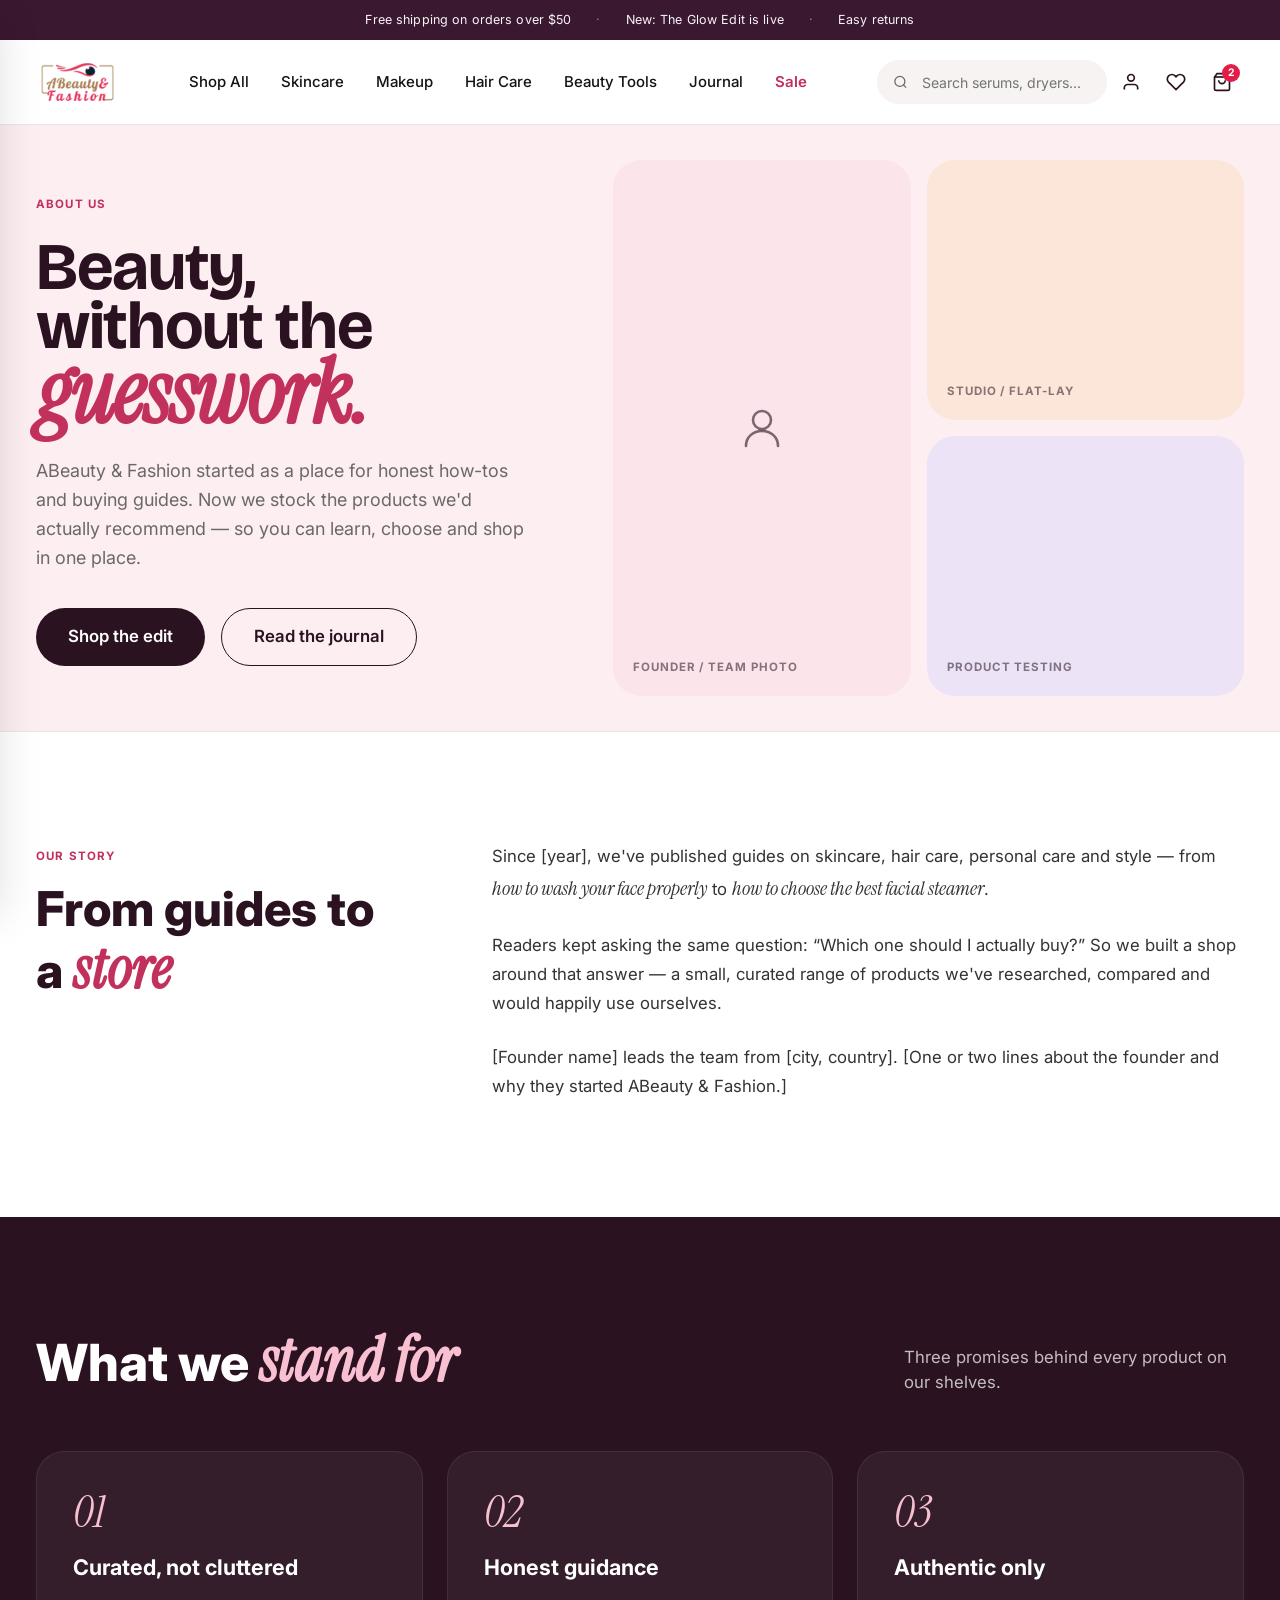
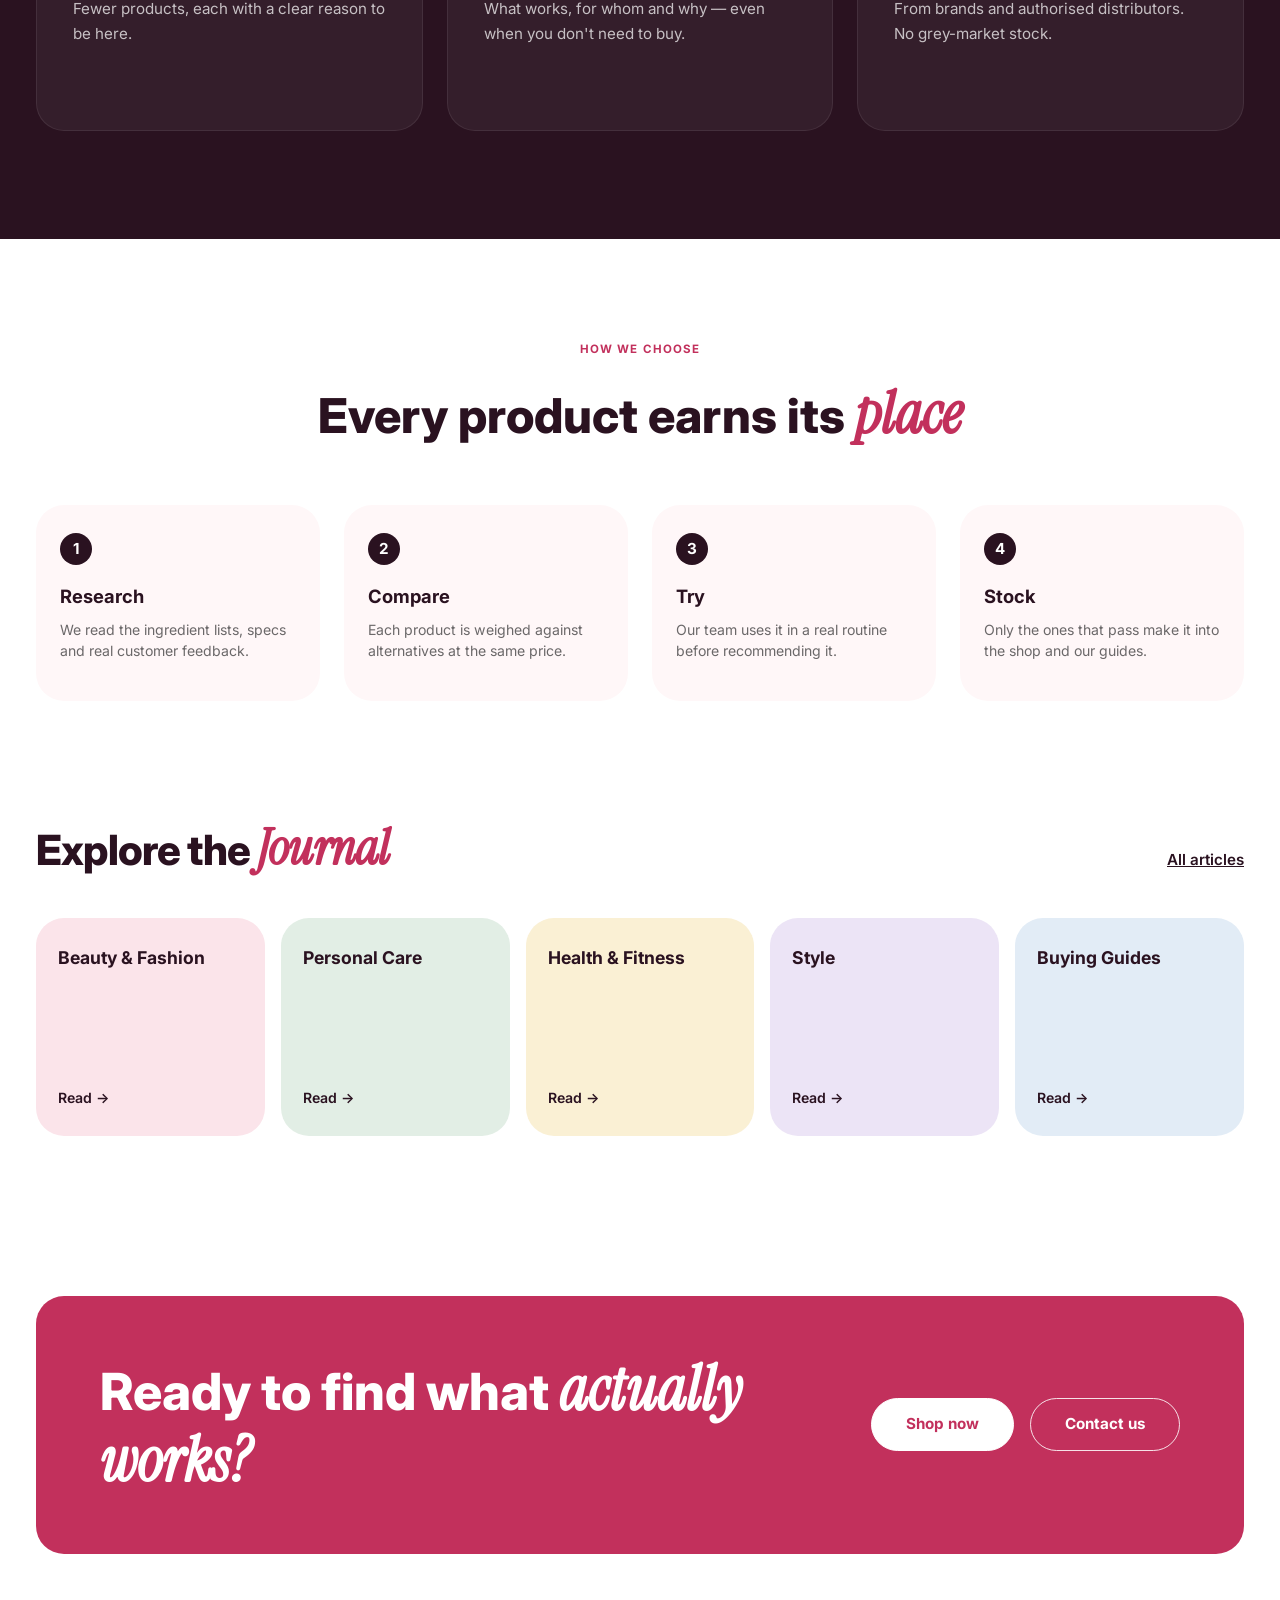
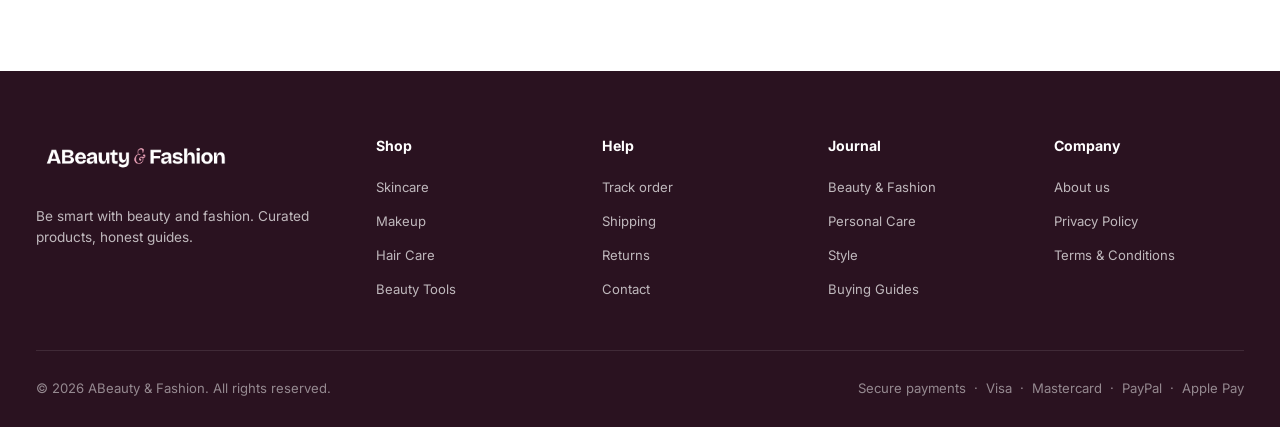
<file: about.html>
<!DOCTYPE html>
<html lang="en">

<head>
  <meta charset="UTF-8">
  <meta name="viewport" content="width=device-width, initial-scale=1.0">
  <title>About Us — ABeauty & Fashion</title>
  <link rel="preconnect" href="https://fonts.googleapis.com">
  <link rel="preconnect" href="https://fonts.gstatic.com" crossorigin>
  <link
    href="https://fonts.googleapis.com/css2?family=Bricolage+Grotesque:opsz,wght@12..96,400..800&family=Cormorant+Garamond:ital,wght@0,400;0,500;0,600;0,700;1,400;1,500;1,600;1,700&family=Hind+Siliguri:wght@400;500;600;700&family=Instrument+Serif:ital@0;1&family=Inter:wght@300;400;500;600;700;800;900&display=swap"
    rel="stylesheet">
  <link rel="stylesheet" href="assets/css/style.css">
</head>

<body class="about-page">

  <!-- Mobile Drawer Toggle & Overlay (Pure CSS :checked) -->
  <input type="checkbox" id="mobile-drawer-toggle" class="drawer-checkbox">
  <label for="mobile-drawer-toggle" class="drawer-overlay"></label>

  <!-- Mobile Menu Drawer -->
  <aside class="mobile-drawer">
    <div class="drawer-header">
      <a href="index.html" class="brand-logo">
        <img src="assets/images/logo.png" alt="ABeauty &amp; Fashion Logo">
      </a>
      <label for="mobile-drawer-toggle" class="drawer-close-btn">&times;</label>
    </div>
    <div class="drawer-body">
      <a href="account.html" class="drawer-user-card">
        <div class="drawer-avatar">
          <svg width="20" height="20" viewBox="0 0 24 24" fill="none" stroke="currentColor" stroke-width="2">
            <path d="M20 21v-2a4 4 0 0 0-4-4H8a4 4 0 0 0-4 4v2"></path>
            <circle cx="12" cy="7" r="4"></circle>
          </svg>
        </div>
        <div class="drawer-user-info">
          <h4>Sign in or register</h4>
          <p>Track orders, save favourites</p>
        </div>
      </a>

      <ul class="drawer-nav-list">
        <li class="drawer-nav-item"><a href="shop.html" class="drawer-nav-link">Shop All <span>&rsaquo;</span></a></li>
        <li class="drawer-nav-item"><a href="shop.html" class="drawer-nav-link text-accent">Skincare <span>&rsaquo;</span></a></li>
        <li class="drawer-nav-item"><a href="shop.html" class="drawer-nav-link">Makeup <span>&rsaquo;</span></a></li>
        <li class="drawer-nav-item"><a href="shop.html" class="drawer-nav-link">Hair Care <span>&rsaquo;</span></a></li>
        <li class="drawer-nav-item"><a href="shop.html" class="drawer-nav-link">Beauty Tools <span>&rsaquo;</span></a></li>
        <li class="drawer-nav-item"><a href="shop.html" class="drawer-nav-link sale-link">Sale <span>&rsaquo;</span></a></li>
      </ul>

      <div class="drawer-footer-links">
        <a href="about.html#journal" style="display:block; padding: 8px 0; font-weight:600;">Beauty Journal</a>
        <a href="account.html" style="display:block; padding: 8px 0; font-weight:600;">Track my order</a>
        <a href="contact.html" style="display:block; padding: 8px 0; font-weight:600;">Help &amp; contact</a>
      </div>
    </div>
  </aside>

  <!-- Top Announcement Bar (matches 17-Desktop-About-us.png) -->
  <div class="announcement-bar">
    <span>Free shipping on orders over $50</span>
    <span class="announcement-sep">·</span>
    <span>New: The Glow Edit is live</span>
    <span class="announcement-sep">·</span>
    <span>Easy returns</span>
  </div>

  <!-- Header -->
  <header class="site-header">
    <div class="container">
      <div class="header-inner">
        <label for="mobile-drawer-toggle" class="mobile-nav-toggle" aria-label="Open Navigation">
          <svg width="24" height="24" viewBox="0 0 24 24" fill="none" stroke="currentColor" stroke-width="2">
            <line x1="3" y1="6" x2="21" y2="6"></line>
            <line x1="3" y1="12" x2="21" y2="12"></line>
            <line x1="3" y1="18" x2="21" y2="18"></line>
          </svg>
        </label>

        <a href="index.html" class="brand-logo">
          <img src="assets/images/logo.png" alt="ABeauty &amp; Fashion">
        </a>
        <nav class="main-nav">
          <a href="shop.html" class="nav-link">Shop All</a>
          <a href="shop.html" class="nav-link">Skincare</a>
          <a href="shop.html" class="nav-link">Makeup</a>
          <a href="shop.html" class="nav-link">Hair Care</a>
          <a href="shop.html" class="nav-link">Beauty Tools</a>
          <a href="about.html#journal" class="nav-link">Journal</a>
          <a href="shop.html" class="nav-link sale-link">Sale</a>
        </nav>
        <div class="header-actions">
          <form action="search.html" method="get" class="search-form">
            <span class="search-icon">
              <svg width="15" height="15" viewBox="0 0 24 24" fill="none" stroke="currentColor" stroke-width="2">
                <circle cx="11" cy="11" r="8"></circle>
                <line x1="21" y1="21" x2="16.65" y2="16.65"></line>
              </svg>
            </span>
            <input type="text" name="q" class="search-input" placeholder="Search serums, dryers...">
          </form>
          <a href="account.html" class="action-icon-btn"><svg width="20" height="20" viewBox="0 0 24 24" fill="none"
              stroke="currentColor" stroke-width="2">
              <path d="M20 21v-2a4 4 0 0 0-4-4H8a4 4 0 0 0-4 4v2"></path>
              <circle cx="12" cy="7" r="4"></circle>
            </svg></a>
          <a href="account.html#wishlist" class="action-icon-btn"><svg width="20" height="20" viewBox="0 0 24 24"
              fill="none" stroke="currentColor" stroke-width="2">
              <path
                d="M20.84 4.61a5.5 5.5 0 0 0-7.78 0L12 5.67l-1.06-1.06a5.5 5.5 0 0 0-7.78 7.78l1.06 1.06L12 21.23l7.78-7.78 1.06-1.06a5.5 5.5 0 0 0 0-7.78z">
              </path>
            </svg></a>
          <a href="cart.html" class="action-icon-btn"><svg width="20" height="20" viewBox="0 0 24 24" fill="none"
              stroke="currentColor" stroke-width="2">
              <path d="M6 2L3 6v14a2 2 0 0 0 2 2h14a2 2 0 0 0 2-2V6l-3-4z"></path>
              <line x1="3" y1="6" x2="21" y2="6"></line>
              <path d="M16 10a4 4 0 0 1-8 0"></path>
            </svg><span class="badge-count">2</span></a>
        </div>
      </div>
    </div>
  </header>

  <!-- Hero Section: Beauty, without the guesswork (matches 17-Desktop-About-us.png & 24-Mobile-About-us.png) -->
  <section class="page-header-banner about-hero-banner" style="background-color: var(--color-bg-blush);">
    <div class="container">
      <div class="about-hero-grid">
        <div class="about-hero-content">
          <span class="eyebrow">ABOUT US</span>
          <h1 class="page-title">
            <span class="about-desktop-title">Beauty,<br>without the<br><em class="accent-serif">guesswork.</em></span>
            <span class="about-mobile-title">Beauty, without<br>the <em class="accent-serif">guesswork.</em></span>
          </h1>
          <p class="page-subtitle">
            <span class="about-desktop-subtitle">ABeauty &amp; Fashion started as a place for honest how-tos and buying guides. Now we stock the products we'd actually recommend &mdash; so you can learn, choose and shop in one place.</span>
            <span class="about-mobile-subtitle">We started with honest how-tos and buying guides. Now we stock the products we'd actually recommend.</span>
          </p>
          <div class="about-hero-buttons">
            <a href="shop.html" class="btn btn-primary btn-lg">Shop the edit</a>
            <a href="#journal" class="btn btn-outline btn-lg">Read the journal</a>
          </div>
        </div>

        <!-- 3-box visual composition (matches 17-Desktop-About-us.png & 24-Mobile-About-us.png) -->
        <div class="about-hero-visual">
          <!-- Founder / Team Photo Card -->
          <div class="about-hero-visual-card hero-founder-card">
            <svg class="founder-photo-svg" width="48" height="48" viewBox="0 0 24 24" fill="none" stroke="rgba(42, 18, 32, 0.6)"
              stroke-width="1.3" stroke-linecap="round" stroke-linejoin="round">
              <circle cx="12" cy="8" r="4.5"></circle>
              <path d="M4 21c0-4.5 3.5-7.5 8-7.5s8 3 8 7.5"></path>
            </svg>
            <span class="product-photo-label">
              <span class="desktop-photo-label">FOUNDER / TEAM PHOTO</span>
              <span class="mobile-photo-label">FOUNDER PHOTO</span>
            </span>
          </div>

          <!-- Right Column: Studio / Flat-lay and Product Testing -->
          <div class="about-hero-visual-col">
            <div class="about-hero-visual-card hero-studio-card">
              <span class="product-photo-label">
                <span class="desktop-photo-label">STUDIO / FLAT-LAY</span>
                <span class="mobile-photo-label">STUDIO</span>
              </span>
            </div>
            <div class="about-hero-visual-card hero-testing-card">
              <span class="product-photo-label">
                <span class="desktop-photo-label">PRODUCT TESTING</span>
                <span class="mobile-photo-label">TESTING</span>
              </span>
            </div>
          </div>
        </div>
      </div>
    </div>
  </section>

  <!-- Our Story Section (matches 17-Desktop-About-us.png & 24-Mobile-About-us.png) -->
  <section class="about-story-section">
    <div class="container">
      <div class="about-story-grid">
        <div class="about-story-header">
          <span class="eyebrow">OUR STORY</span>
          <h2 class="about-story-title">
            From guides to a <em class="accent-serif">store</em>
          </h2>
        </div>

        <div class="about-story-content">
          <p class="story-p1">
            <span class="story-p1-desktop">Since [year], we've published guides on skincare, hair care, personal care and style &mdash; from <em>how to wash your face properly</em> to <em>how to choose the best facial steamer</em>.</span>
            <span class="story-p1-mobile">Since [year], we've published guides on skincare, hair care, personal care and style.</span>
          </p>
          <p class="story-p2">
            <span class="story-p2-desktop">Readers kept asking the same question: &ldquo;Which one should I actually buy?&rdquo; So we built a shop around that answer &mdash; a small, curated range of products we've researched, compared and would happily use ourselves.</span>
            <span class="story-p2-mobile">Readers kept asking, "Which one should I actually buy?" So we built a shop around that answer — a small range we've researched and would use ourselves.</span>
          </p>
          <p class="story-p3">
            <span class="story-p3-desktop">[Founder name] leads the team from [city, country]. [One or two lines about the founder and why they started ABeauty &amp; Fashion.]</span>
            <span class="story-p3-mobile">[Founder name] leads the team from [city, country].</span>
          </p>
        </div>
      </div>
    </div>
  </section>

  <!-- What We Stand For (matches 17-Desktop-About-us.png & 24-Mobile-About-us.png) -->
  <section class="about-stand-section">
    <div class="container">
      <div class="about-stand-header">
        <h2 class="about-stand-title">
          What we <em class="accent-serif">stand for</em>
        </h2>
        <p class="about-stand-subtitle">
          Three promises behind every product on our shelves.
        </p>
      </div>

      <div class="about-stand-grid">
        <!-- Card 01 -->
        <div class="about-stand-card">
          <div class="about-stand-num">01</div>
          <h3 class="about-stand-card-title">Curated, not cluttered</h3>
          <p class="about-stand-card-desc">
            Fewer products, each with a clear reason to be here.
          </p>
        </div>

        <!-- Card 02 -->
        <div class="about-stand-card">
          <div class="about-stand-num">02</div>
          <h3 class="about-stand-card-title">Honest guidance</h3>
          <p class="about-stand-card-desc">
            What works, for whom and why &mdash; even when you don't need to buy.
          </p>
        </div>

        <!-- Card 03 -->
        <div class="about-stand-card">
          <div class="about-stand-num">03</div>
          <h3 class="about-stand-card-title">Authentic only</h3>
          <p class="about-stand-card-desc">
            From brands and authorised distributors. No grey-market stock.
          </p>
        </div>
      </div>
    </div>
  </section>

  <!-- How We Choose: 4-step process (matches 17-Desktop-About-us.png & 24-Mobile-About-us.png) -->
  <section class="about-choose-section">
    <div class="container">
      <div class="about-choose-header">
        <span class="eyebrow">HOW WE CHOOSE</span>
        <h2 class="about-choose-title">
          Every product earns its <em class="accent-serif">place</em>
        </h2>
      </div>

      <div class="about-choose-grid">
        <div class="choose-step-item">
          <div class="choose-step-num">1</div>
          <div class="choose-step-body">
            <h3 class="choose-step-title">Research</h3>
            <p class="choose-step-desc">
              <span class="step-desc-desktop">We read the ingredient lists, specs and real customer feedback.</span>
              <span class="step-desc-mobile">Ingredient lists, specs and real customer feedback.</span>
            </p>
          </div>
        </div>

        <div class="choose-step-item">
          <div class="choose-step-num">2</div>
          <div class="choose-step-body">
            <h3 class="choose-step-title">Compare</h3>
            <p class="choose-step-desc">
              <span class="step-desc-desktop">Each product is weighed against alternatives at the same price.</span>
              <span class="step-desc-mobile">Weighed against alternatives at the same price.</span>
            </p>
          </div>
        </div>

        <div class="choose-step-item">
          <div class="choose-step-num">3</div>
          <div class="choose-step-body">
            <h3 class="choose-step-title">Try</h3>
            <p class="choose-step-desc">
              <span class="step-desc-desktop">Our team uses it in a real routine before recommending it.</span>
              <span class="step-desc-mobile">Used in a real routine before we recommend it.</span>
            </p>
          </div>
        </div>

        <div class="choose-step-item">
          <div class="choose-step-num">4</div>
          <div class="choose-step-body">
            <h3 class="choose-step-title">Stock</h3>
            <p class="choose-step-desc">
              <span class="step-desc-desktop">Only the ones that pass make it into the shop and our guides.</span>
              <span class="step-desc-mobile">Only the ones that pass make it into the shop.</span>
            </p>
          </div>
        </div>
      </div>
    </div>
  </section>

  <!-- Explore the Journal (matches 17-Desktop-About-us.png & 24-Mobile-About-us.png) -->
  <section id="journal" class="about-journal-section">
    <div class="container">
      <div class="section-header about-journal-header">
        <h2 class="section-title about-journal-title">
          Explore the <em class="accent-serif">Journal</em>
        </h2>
        <a href="#journal" class="journal-all-link">All articles</a>
      </div>

      <div class="about-journal-grid">
        <a href="shop.html" class="about-journal-card journal-card-pink">
          <span class="journal-card-title">Beauty &amp; Fashion</span>
          <span class="journal-card-action">
            <span class="journal-action-desktop">Read &rarr;</span>
            <span class="journal-action-mobile">&rarr;</span>
          </span>
        </a>

        <a href="shop.html" class="about-journal-card journal-card-sage">
          <span class="journal-card-title">Personal Care</span>
          <span class="journal-card-action">
            <span class="journal-action-desktop">Read &rarr;</span>
            <span class="journal-action-mobile">&rarr;</span>
          </span>
        </a>

        <a href="shop.html" class="about-journal-card journal-card-warm">
          <span class="journal-card-title">Health &amp; Fitness</span>
          <span class="journal-card-action">
            <span class="journal-action-desktop">Read &rarr;</span>
            <span class="journal-action-mobile">&rarr;</span>
          </span>
        </a>

        <a href="shop.html" class="about-journal-card journal-card-lilac">
          <span class="journal-card-title">Style</span>
          <span class="journal-card-action">
            <span class="journal-action-desktop">Read &rarr;</span>
            <span class="journal-action-mobile">&rarr;</span>
          </span>
        </a>

        <a href="shop.html" class="about-journal-card journal-card-blue">
          <span class="journal-card-title">Buying Guides</span>
          <span class="journal-card-action">
            <span class="journal-action-desktop">Read &rarr;</span>
            <span class="journal-action-mobile">&rarr;</span>
          </span>
        </a>
      </div>
    </div>
  </section>

  <!-- Big Berry Call to Action Banner (matches 17-Desktop-About-us.png & 24-Mobile-About-us.png) -->
  <section class="container about-cta-section">
    <div class="about-cta-card">
      <div class="about-cta-text">
        <h2 class="about-cta-title">
          Ready to find what <em class="accent-serif">actually<br>works?</em>
        </h2>
      </div>
      <div class="about-cta-buttons">
        <a href="shop.html" class="btn btn-cta-shop">Shop now</a>
        <a href="contact.html" class="btn btn-cta-contact">Contact us</a>
      </div>
    </div>
  </section>

  <!-- Footer (Common Footer Style) -->
  <footer class="site-footer">
    <div class="container">
      <div class="footer-top">
        <div class="footer-brand">
          <div class="footer-logo-text">
            <a href="index.html" class="footer-logo-link" aria-label="ABeauty &amp; Fashion">
              <img src="Design/footer-logo.png" alt="ABeauty &amp; Fashion" class="footer-logo-img">
              <span class="mobile-brand-title">ABeauty <em class="accent-serif">&amp;</em> Fashion</span>
            </a>
            <span class="sr-only">ABeauty <em>&amp;</em> Fashion</span>
          </div>
          <p class="footer-tagline">Be smart with beauty and fashion. Curated products, honest guides.</p>
        </div>
        <div class="mobile-about-footer-links">
          <a href="about.html">About</a>
          <a href="contact.html">Contact</a>
          <a href="privacy.html">Privacy</a>
          <a href="terms.html">Terms</a>
        </div>
        <div class="footer-col">
          <h4 class="footer-col-title">Shop</h4>
          <ul class="footer-links-list">
            <li><a href="shop.html" class="footer-link">Skincare</a></li>
            <li><a href="shop.html" class="footer-link">Makeup</a></li>
            <li><a href="shop.html" class="footer-link">Hair Care</a></li>
            <li><a href="shop.html" class="footer-link">Beauty Tools</a></li>
          </ul>
        </div>
        <div class="footer-col">
          <h4 class="footer-col-title">Help</h4>
          <ul class="footer-links-list">
            <li><a href="account.html" class="footer-link">Track order</a></li>
            <li><a href="contact.html" class="footer-link">Shipping</a></li>
            <li><a href="contact.html" class="footer-link">Returns</a></li>
            <li><a href="contact.html" class="footer-link">Contact</a></li>
          </ul>
        </div>
        <div class="footer-col">
          <h4 class="footer-col-title">Journal</h4>
          <ul class="footer-links-list">
            <li><a href="about.html#journal" class="footer-link">Beauty &amp; Fashion</a></li>
            <li><a href="about.html#journal" class="footer-link">Personal Care</a></li>
            <li><a href="about.html#journal" class="footer-link">Style</a></li>
            <li><a href="about.html#journal" class="footer-link">Buying Guides</a></li>
          </ul>
        </div>
        <div class="footer-col">
          <h4 class="footer-col-title">Company</h4>
          <ul class="footer-links-list">
            <li><a href="about.html" class="footer-link">About us</a></li>
            <li><a href="privacy.html" class="footer-link">Privacy Policy</a></li>
            <li><a href="terms.html" class="footer-link">Terms &amp; Conditions</a></li>
          </ul>
        </div>
      </div>
      <div class="footer-bottom">
        <div>&copy; 2026 ABeauty &amp; Fashion. All rights reserved.</div>
        <div class="payment-methods-text">
          <span>Secure payments</span> · <span>Visa</span> · <span>Mastercard</span> · <span>PayPal</span> · <span>Apple Pay</span>
        </div>
      </div>
    </div>
  </footer>

</body>

</html>
</file>
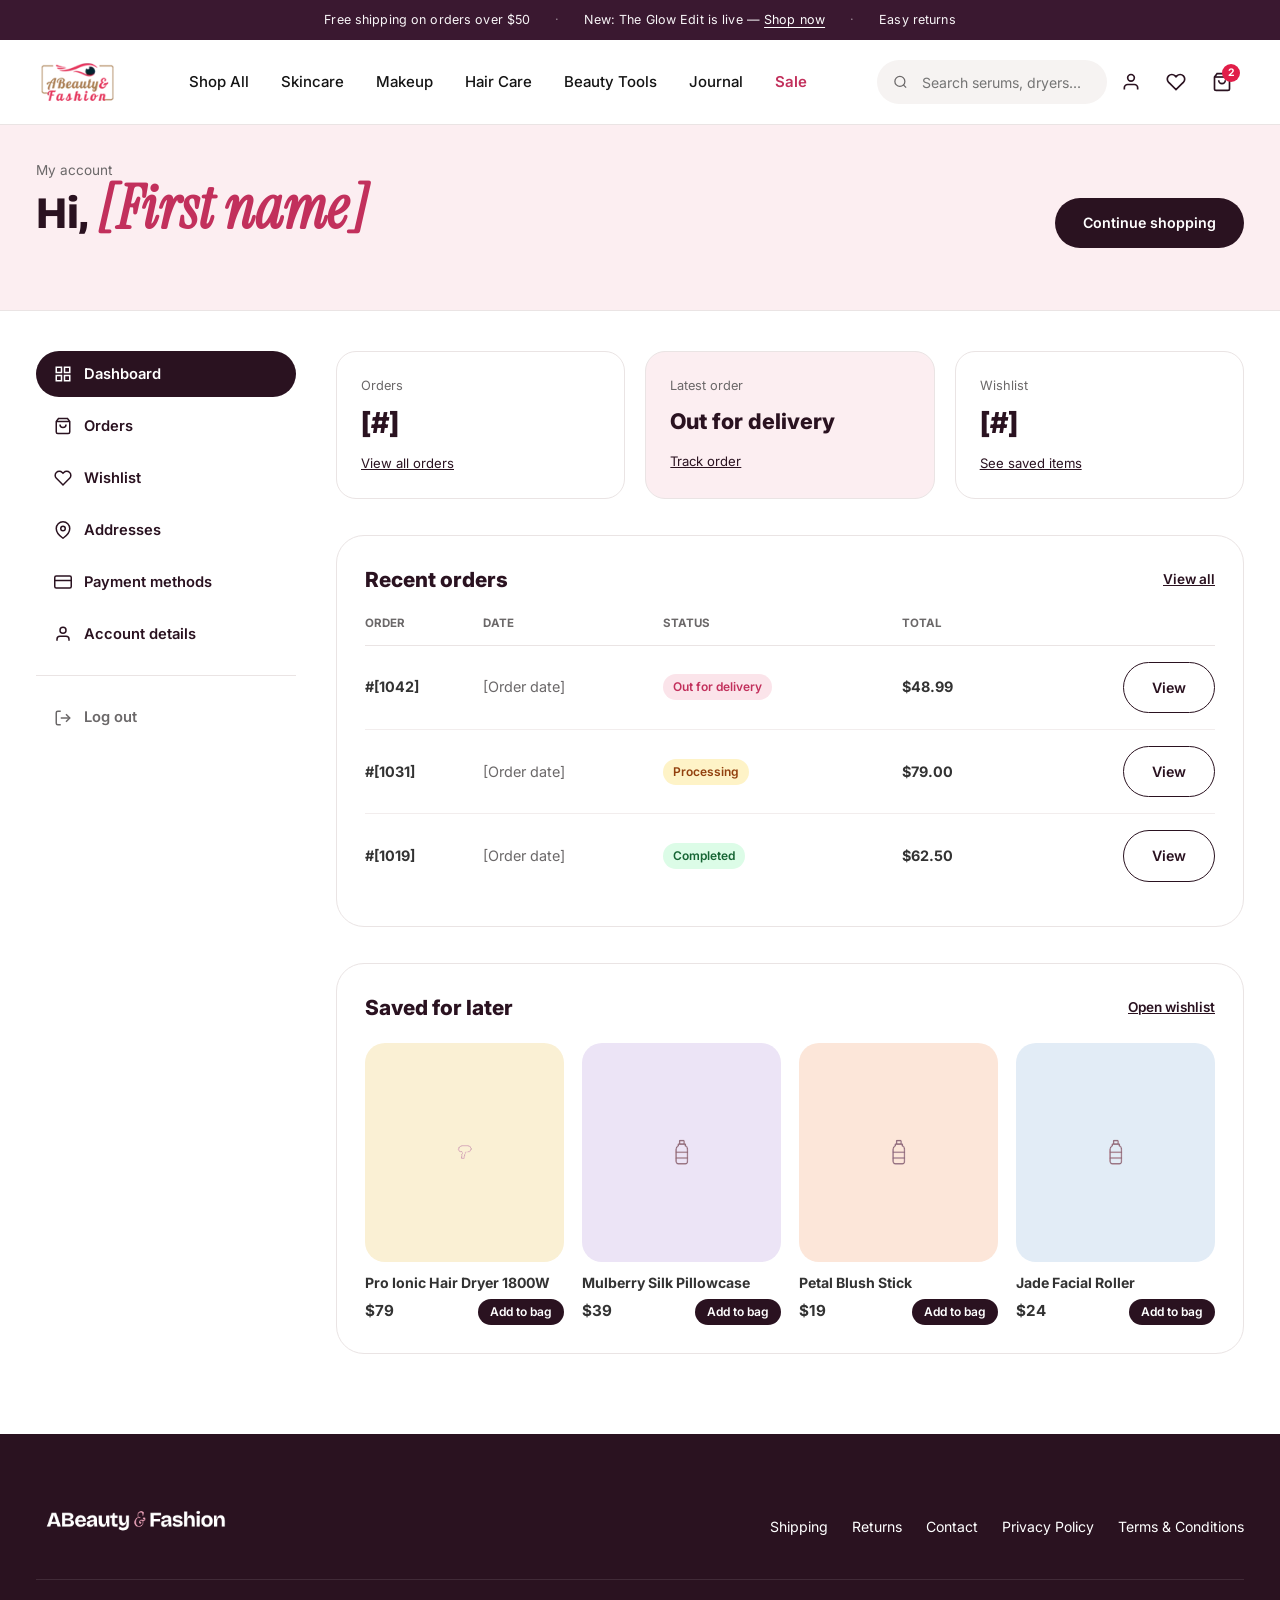
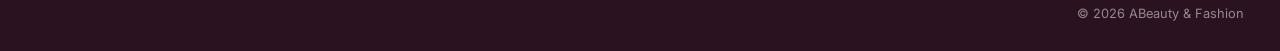
<file: account.html>
<!DOCTYPE html>
<html lang="en">

<head>
  <meta charset="UTF-8">
  <meta name="viewport" content="width=device-width, initial-scale=1.0">
  <title>My Account — ABeauty & Fashion</title>
  <link rel="preconnect" href="https://fonts.googleapis.com">
  <link rel="preconnect" href="https://fonts.gstatic.com" crossorigin>
  <link
    href="https://fonts.googleapis.com/css2?family=Bricolage+Grotesque:opsz,wght@12..96,400..800&family=Cormorant+Garamond:ital,wght@0,400;0,500;0,600;0,700;1,400;1,500;1,600;1,700&family=Hind+Siliguri:wght@400;500;600;700&family=Instrument+Serif:ital@0;1&family=Inter:wght@300;400;500;600;700;800;900&display=swap"
    rel="stylesheet">
  <link rel="stylesheet" href="assets/css/style.css">
</head>

<body>

  <!-- Top Announcement Bar -->
  <div class="announcement-bar">
    <span>Free shipping on orders over $50</span>
    <span class="announcement-sep">·</span>
    <span>New: The Glow Edit is live — <a href="shop.html">Shop now</a></span>
    <span class="announcement-sep">·</span>
    <span>Easy returns</span>
  </div>

  <!-- Site Header -->
  <header class="site-header">
    <div class="container">
      <div class="header-inner">
        <a href="index.html" class="brand-logo">
          <img src="assets/images/logo.png" alt="ABeauty & Fashion">
        </a>
        <nav class="main-nav">
          <a href="shop.html" class="nav-link">Shop All</a>
          <a href="shop.html" class="nav-link">Skincare</a>
          <a href="shop.html" class="nav-link">Makeup</a>
          <a href="shop.html" class="nav-link">Hair Care</a>
          <a href="shop.html" class="nav-link">Beauty Tools</a>
          <a href="about.html#journal" class="nav-link">Journal</a>
          <a href="shop.html" class="nav-link sale-link">Sale</a>
        </nav>
        <div class="header-actions">
          <form action="search.html" method="get" class="search-form">
            <span class="search-icon">
              <svg width="15" height="15" viewBox="0 0 24 24" fill="none" stroke="currentColor" stroke-width="2">
                <circle cx="11" cy="11" r="8"></circle>
                <line x1="21" y1="21" x2="16.65" y2="16.65"></line>
              </svg>
            </span>
            <input type="text" name="q" class="search-input" placeholder="Search serums, dryers...">
          </form>
          <a href="account.html" class="action-icon-btn"><svg width="20" height="20" viewBox="0 0 24 24" fill="none"
              stroke="currentColor" stroke-width="2">
              <path d="M20 21v-2a4 4 0 0 0-4-4H8a4 4 0 0 0-4 4v2"></path>
              <circle cx="12" cy="7" r="4"></circle>
            </svg></a>
          <a href="account.html#wishlist" class="action-icon-btn"><svg width="20" height="20" viewBox="0 0 24 24"
              fill="none" stroke="currentColor" stroke-width="2">
              <path
                d="M20.84 4.61a5.5 5.5 0 0 0-7.78 0L12 5.67l-1.06-1.06a5.5 5.5 0 0 0-7.78 7.78l1.06 1.06L12 21.23l7.78-7.78 1.06-1.06a5.5 5.5 0 0 0 0-7.78z">
              </path>
            </svg></a>
          <a href="cart.html" class="action-icon-btn"><svg width="20" height="20" viewBox="0 0 24 24" fill="none"
              stroke="currentColor" stroke-width="2">
              <path d="M6 2L3 6v14a2 2 0 0 0 2 2h14a2 2 0 0 0 2-2V6l-3-4z"></path>
              <line x1="3" y1="6" x2="21" y2="6"></line>
              <path d="M16 10a4 4 0 0 1-8 0"></path>
            </svg><span class="badge-count">2</span></a>
        </div>
      </div>
    </div>
  </header>

  <!-- Account Banner (matches 06-Desktop-My-Account.png) -->
  <section class="page-header-banner">
    <div class="container">
      <div style="font-size: 0.85rem; color: var(--color-text-muted); margin-bottom: 8px;">My account</div>
      <div style="display: flex; align-items: baseline; justify-content: space-between; flex-wrap: wrap; gap: 20px;">
        <h1
          style="font-family: 'Bricolage Grotesque', var(--font-body); font-size: 2.8rem; font-weight: 800; color: var(--color-dark);">
          Hi, <em class="accent-serif">[First name]</em></h1>
        <a href="shop.html" class="btn btn-primary btn-sm">Continue shopping</a>
      </div>
    </div>
  </section>

  <!-- Account Main Layout -->
  <main class="container">
    <div class="account-layout">
      <!-- Sidebar Menu -->
      <aside class="account-sidebar-menu">
        <a href="account.html" class="account-nav-btn active">
          <svg width="18" height="18" viewBox="0 0 24 24" fill="none" stroke="currentColor" stroke-width="2">
            <rect x="3" y="3" width="7" height="7"></rect>
            <rect x="14" y="3" width="7" height="7"></rect>
            <rect x="14" y="14" width="7" height="7"></rect>
            <rect x="3" y="14" width="7" height="7"></rect>
          </svg>
          Dashboard
        </a>
        <a href="#orders" class="account-nav-btn">
          <svg width="18" height="18" viewBox="0 0 24 24" fill="none" stroke="currentColor" stroke-width="2">
            <path d="M6 2L3 6v14a2 2 0 0 0 2 2h14a2 2 0 0 0 2-2V6l-3-4z"></path>
            <line x1="3" y1="6" x2="21" y2="6"></line>
            <path d="M16 10a4 4 0 0 1-8 0"></path>
          </svg>
          Orders
        </a>
        <a href="#wishlist" class="account-nav-btn">
          <svg width="18" height="18" viewBox="0 0 24 24" fill="none" stroke="currentColor" stroke-width="2">
            <path
              d="M20.84 4.61a5.5 5.5 0 0 0-7.78 0L12 5.67l-1.06-1.06a5.5 5.5 0 0 0-7.78 7.78l1.06 1.06L12 21.23l7.78-7.78 1.06-1.06a5.5 5.5 0 0 0 0-7.78z">
            </path>
          </svg>
          Wishlist
        </a>
        <a href="#addresses" class="account-nav-btn">
          <svg width="18" height="18" viewBox="0 0 24 24" fill="none" stroke="currentColor" stroke-width="2">
            <path d="M21 10c0 7-9 13-9 13s-9-6-9-13a9 9 0 0 1 18 0z"></path>
            <circle cx="12" cy="10" r="3"></circle>
          </svg>
          Addresses
        </a>
        <a href="#payments" class="account-nav-btn">
          <svg width="18" height="18" viewBox="0 0 24 24" fill="none" stroke="currentColor" stroke-width="2">
            <rect x="1" y="4" width="22" height="16" rx="2" ry="2"></rect>
            <line x1="1" y1="10" x2="23" y2="10"></line>
          </svg>
          Payment methods
        </a>
        <a href="#details" class="account-nav-btn">
          <svg width="18" height="18" viewBox="0 0 24 24" fill="none" stroke="currentColor" stroke-width="2">
            <path d="M20 21v-2a4 4 0 0 0-4-4H8a4 4 0 0 0-4 4v2"></path>
            <circle cx="12" cy="7" r="4"></circle>
          </svg>
          Account details
        </a>
        <hr style="border: 0; border-top: 1px solid var(--color-border); margin: 12px 0;">
        <a href="index.html" class="account-nav-btn" style="color: var(--color-text-muted);">
          <svg width="18" height="18" viewBox="0 0 24 24" fill="none" stroke="currentColor" stroke-width="2">
            <path d="M9 21H5a2 2 0 0 1-2-2V5a2 2 0 0 1 2-2h4"></path>
            <polyline points="16 17 21 12 16 7"></polyline>
            <line x1="21" y1="12" x2="9" y2="12"></line>
          </svg>
          Log out
        </a>
      </aside>

      <!-- Account Content Area -->
      <div>
        <!-- Stats Row -->
        <div class="account-stats-grid">
          <div class="stat-metric-card">
            <span class="stat-label">Orders</span>
            <div class="stat-val">[#]</div>
            <a href="#orders" class="stat-action">View all orders</a>
          </div>
          <div class="stat-metric-card" style="background-color: var(--color-bg-blush);">
            <span class="stat-label">Latest order</span>
            <div class="stat-val" style="font-size: 1.35rem; margin: 4px 0;">Out for delivery</div>
            <a href="#orders" class="stat-action">Track order</a>
          </div>
          <div class="stat-metric-card">
            <span class="stat-label">Wishlist</span>
            <div class="stat-val">[#]</div>
            <a href="#wishlist" class="stat-action">See saved items</a>
          </div>
        </div>

        <!-- Recent Orders Card -->
        <div
          style="border: 1px solid var(--color-border); border-radius: var(--radius-xl); padding: 28px; margin-bottom: 36px;"
          id="orders">
          <div style="display: flex; align-items: center; justify-content: space-between; margin-bottom: 20px;">
            <h2 style="font-size: 1.3rem; font-weight: 800; color: var(--color-dark);">Recent orders</h2>
            <a href="#orders"
              style="font-size: 0.85rem; font-weight: 600; text-decoration: underline; color: var(--color-dark);">View
              all</a>
          </div>

          <table style="width: 100%; border-collapse: collapse; font-size: 0.9rem;">
            <thead>
              <tr
                style="border-bottom: 1px solid var(--color-border); text-align: left; font-size: 0.72rem; font-weight: 700; color: var(--color-text-muted); text-transform: uppercase;">
                <th style="padding-bottom: 12px;">ORDER</th>
                <th style="padding-bottom: 12px;">DATE</th>
                <th style="padding-bottom: 12px;">STATUS</th>
                <th style="padding-bottom: 12px;">TOTAL</th>
                <th style="padding-bottom: 12px; text-align: right;"></th>
              </tr>
            </thead>
            <tbody>
              <tr style="border-bottom: 1px solid var(--color-border-subtle);">
                <td style="padding: 16px 0; font-weight: 700;">#[1042]</td>
                <td style="padding: 16px 0; color: var(--color-text-muted);">[Order date]</td>
                <td style="padding: 16px 0;"><span class="status-badge status-out-for-delivery">Out for delivery</span>
                </td>
                <td style="padding: 16px 0; font-weight: 700;">$48.99</td>
                <td style="padding: 16px 0; text-align: right;"><button class="btn btn-outline btn-sm">View</button>
                </td>
              </tr>
              <tr style="border-bottom: 1px solid var(--color-border-subtle);">
                <td style="padding: 16px 0; font-weight: 700;">#[1031]</td>
                <td style="padding: 16px 0; color: var(--color-text-muted);">[Order date]</td>
                <td style="padding: 16px 0;"><span class="status-badge status-processing">Processing</span></td>
                <td style="padding: 16px 0; font-weight: 700;">$79.00</td>
                <td style="padding: 16px 0; text-align: right;"><button class="btn btn-outline btn-sm">View</button>
                </td>
              </tr>
              <tr>
                <td style="padding: 16px 0; font-weight: 700;">#[1019]</td>
                <td style="padding: 16px 0; color: var(--color-text-muted);">[Order date]</td>
                <td style="padding: 16px 0;"><span class="status-badge status-completed">Completed</span></td>
                <td style="padding: 16px 0; font-weight: 700;">$62.50</td>
                <td style="padding: 16px 0; text-align: right;"><button class="btn btn-outline btn-sm">View</button>
                </td>
              </tr>
            </tbody>
          </table>
        </div>

        <!-- Saved For Later (Wishlist) Card -->
        <div style="border: 1px solid var(--color-border); border-radius: var(--radius-xl); padding: 28px;"
          id="wishlist">
          <div style="display: flex; align-items: center; justify-content: space-between; margin-bottom: 20px;">
            <h2 style="font-size: 1.3rem; font-weight: 800; color: var(--color-dark);">Saved for later</h2>
            <a href="#wishlist"
              style="font-size: 0.85rem; font-weight: 600; text-decoration: underline; color: var(--color-dark);">Open
              wishlist</a>
          </div>

          <div style="display: grid; grid-template-columns: repeat(4, 1fr); gap: 18px;">
            <!-- Saved 1 -->
            <div>
              <div
                style="aspect-ratio: 1/1.1; background-color: var(--pastel-warm); border-radius: var(--radius-lg); display: flex; align-items: center; justify-content: center; margin-bottom: 10px;">
                <img src="assets/images/product-steamer.svg" alt="Dryer" style="width: 38px;">
              </div>
              <h4 style="font-size: 0.88rem; font-weight: 700; margin-bottom: 6px;">Pro Ionic Hair Dryer 1800W</h4>
              <div style="display: flex; align-items: center; justify-content: space-between;">
                <strong style="font-size: 0.95rem;">$79</strong>
                <a href="cart.html" class="btn btn-primary btn-sm" style="padding: 4px 12px; font-size: 0.75rem;">Add to
                  bag</a>
              </div>
            </div>

            <!-- Saved 2 -->
            <div>
              <div
                style="aspect-ratio: 1/1.1; background-color: var(--pastel-lilac); border-radius: var(--radius-lg); display: flex; align-items: center; justify-content: center; margin-bottom: 10px;">
                <img src="assets/images/product-bottle.svg" alt="Pillowcase" style="width: 38px;">
              </div>
              <h4 style="font-size: 0.88rem; font-weight: 700; margin-bottom: 6px;">Mulberry Silk Pillowcase</h4>
              <div style="display: flex; align-items: center; justify-content: space-between;">
                <strong style="font-size: 0.95rem;">$39</strong>
                <a href="cart.html" class="btn btn-primary btn-sm" style="padding: 4px 12px; font-size: 0.75rem;">Add to
                  bag</a>
              </div>
            </div>

            <!-- Saved 3 -->
            <div>
              <div
                style="aspect-ratio: 1/1.1; background-color: var(--pastel-peach); border-radius: var(--radius-lg); display: flex; align-items: center; justify-content: center; margin-bottom: 10px;">
                <img src="assets/images/product-bottle.svg" alt="Blush" style="width: 38px;">
              </div>
              <h4 style="font-size: 0.88rem; font-weight: 700; margin-bottom: 6px;">Petal Blush Stick</h4>
              <div style="display: flex; align-items: center; justify-content: space-between;">
                <strong style="font-size: 0.95rem;">$19</strong>
                <a href="cart.html" class="btn btn-primary btn-sm" style="padding: 4px 12px; font-size: 0.75rem;">Add to
                  bag</a>
              </div>
            </div>

            <!-- Saved 4 -->
            <div>
              <div
                style="aspect-ratio: 1/1.1; background-color: var(--pastel-blue); border-radius: var(--radius-lg); display: flex; align-items: center; justify-content: center; margin-bottom: 10px;">
                <img src="assets/images/product-bottle.svg" alt="Roller" style="width: 38px;">
              </div>
              <h4 style="font-size: 0.88rem; font-weight: 700; margin-bottom: 6px;">Jade Facial Roller</h4>
              <div style="display: flex; align-items: center; justify-content: space-between;">
                <strong style="font-size: 0.95rem;">$24</strong>
                <a href="cart.html" class="btn btn-primary btn-sm" style="padding: 4px 12px; font-size: 0.75rem;">Add to
                  bag</a>
              </div>
            </div>
          </div>
        </div>
      </div>
    </div>
  </main>

  <!-- Footer -->
  <footer class="site-footer">
    <div class="container">
      <div
        style="display: flex; justify-content: space-between; align-items: center; padding-bottom: 24px; border-bottom: 1px solid rgba(255,255,255,0.1); margin-bottom: 24px; flex-wrap: wrap; gap: 16px;">
        <div class="footer-logo-text">
          <a href="index.html" class="footer-logo-link" aria-label="ABeauty &amp; Fashion">
            <img src="Design/footer-logo.png" alt="ABeauty &amp; Fashion" class="footer-logo-img">
          </a>
          <span class="sr-only">ABeauty <em>&amp;</em> Fashion</span>
        </div>
        <div style="display: flex; gap: 24px; font-size: 0.88rem;">
          <a href="contact.html">Shipping</a>
          <a href="contact.html">Returns</a>
          <a href="contact.html">Contact</a>
          <a href="privacy.html">Privacy Policy</a>
          <a href="terms.html">Terms &amp; Conditions</a>
        </div>
      </div>
      <div style="text-align: right; font-size: 0.8rem; color: rgba(255,255,255,0.5);">
        &copy; 2026 ABeauty &amp; Fashion
      </div>
    </div>
  </footer>

</body>

</html>
</file>
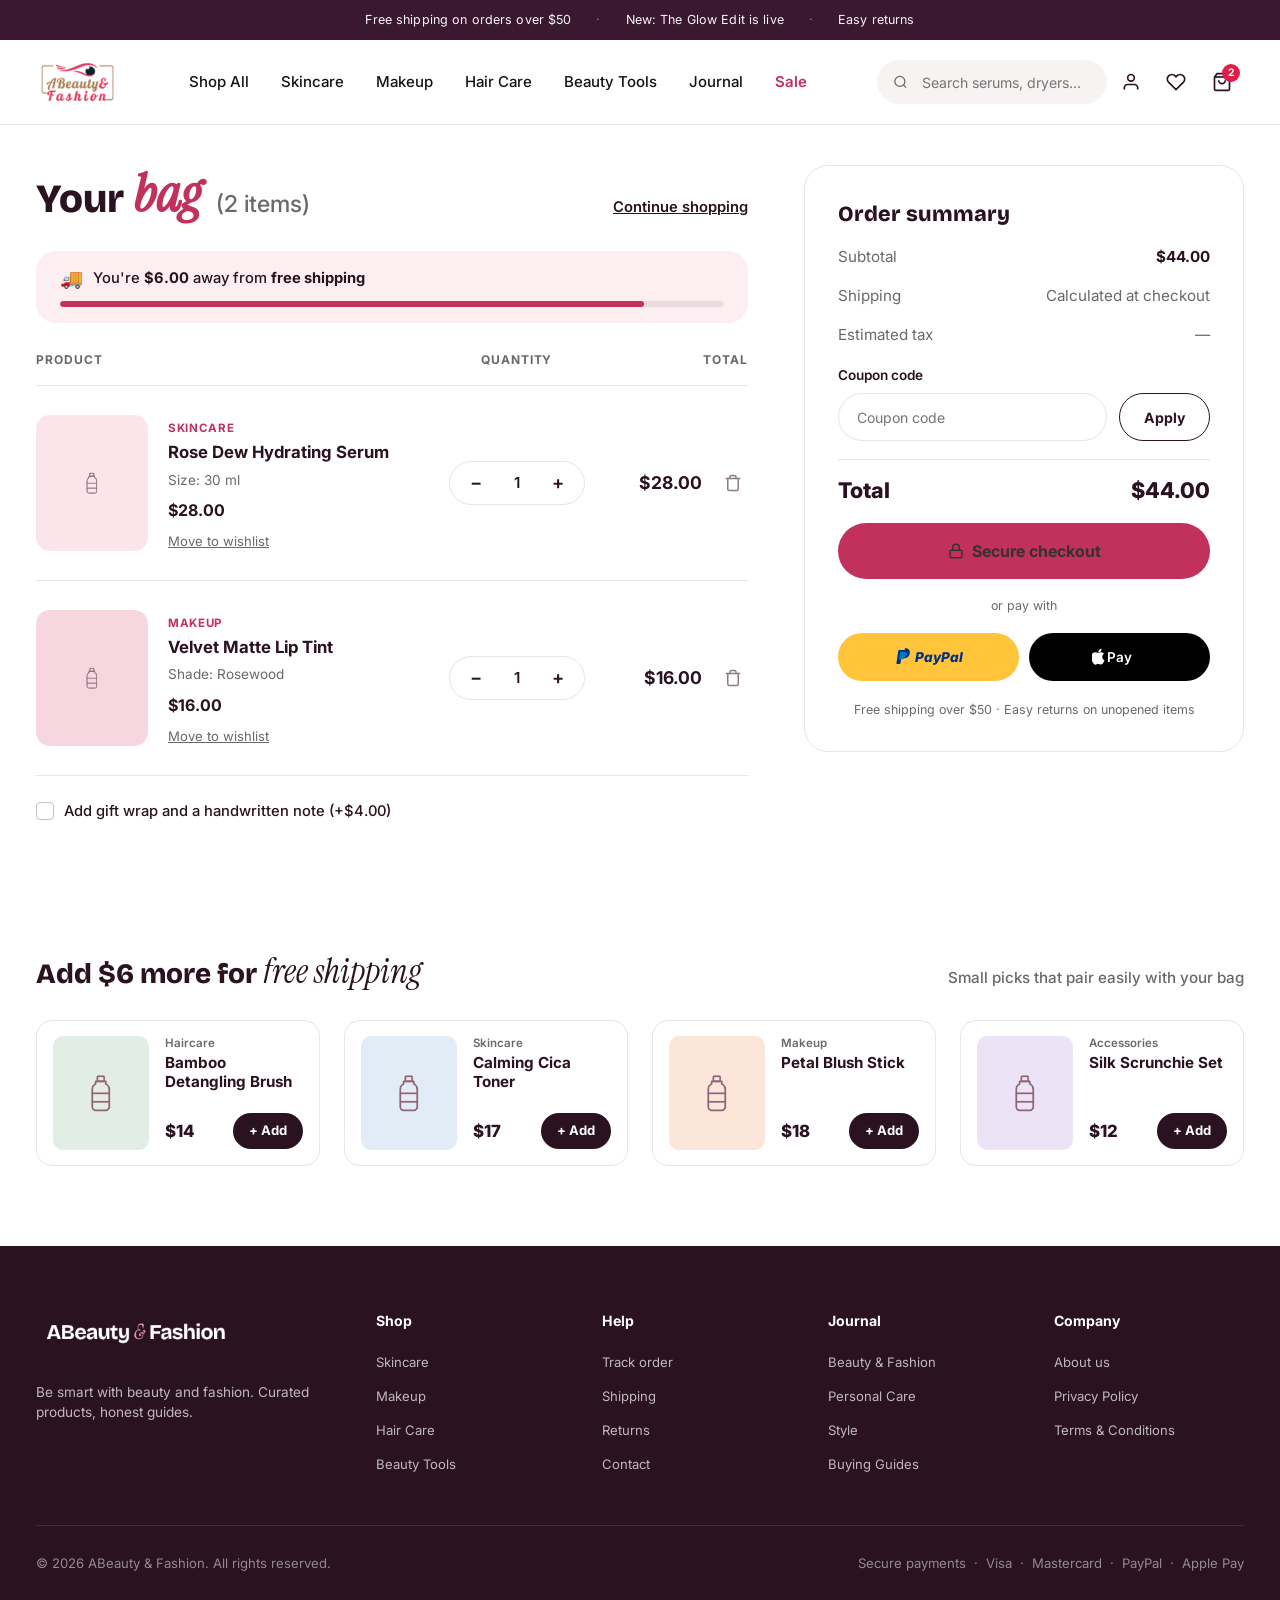
<file: cart.html>
<!DOCTYPE html>
<html lang="en">

<head>
  <meta charset="UTF-8">
  <meta name="viewport" content="width=device-width, initial-scale=1.0">
  <title>Your Bag — ABeauty & Fashion</title>
  <link rel="preconnect" href="https://fonts.googleapis.com">
  <link rel="preconnect" href="https://fonts.gstatic.com" crossorigin>
  <link
    href="https://fonts.googleapis.com/css2?family=Bricolage+Grotesque:opsz,wght@12..96,400..800&family=Cormorant+Garamond:ital,wght@0,400;0,500;0,600;0,700;1,400;1,500;1,600;1,700&family=Hind+Siliguri:wght@400;500;600;700&family=Instrument+Serif:ital@0;1&family=Inter:wght@300;400;500;600;700;800;900&display=swap"
    rel="stylesheet">
  <link rel="stylesheet" href="assets/css/style.css">
</head>

<body class="cart-page">

  <!-- Top Announcement Bar -->
  <div class="announcement-bar">
    <span>Free shipping on orders over $50</span>
    <span class="announcement-sep">·</span>
    <span>New: The Glow Edit is live</span>
    <span class="announcement-sep">·</span>
    <span>Easy returns</span>
  </div>

  <!-- Header -->
  <header class="site-header">
    <div class="container">
      <div class="header-inner">
        <a href="index.html" class="brand-logo">
          <img src="assets/images/logo.png" alt="ABeauty & Fashion">
        </a>
        <nav class="main-nav">
          <a href="shop.html" class="nav-link">Shop All</a>
          <a href="shop.html" class="nav-link">Skincare</a>
          <a href="shop.html" class="nav-link">Makeup</a>
          <a href="shop.html" class="nav-link">Hair Care</a>
          <a href="shop.html" class="nav-link">Beauty Tools</a>
          <a href="about.html#journal" class="nav-link">Journal</a>
          <a href="shop.html" class="nav-link sale-link">Sale</a>
        </nav>
        <div class="header-actions">
          <form action="search.html" method="get" class="search-form">
            <span class="search-icon">
              <svg width="15" height="15" viewBox="0 0 24 24" fill="none" stroke="currentColor" stroke-width="2">
                <circle cx="11" cy="11" r="8"></circle>
                <line x1="21" y1="21" x2="16.65" y2="16.65"></line>
              </svg>
            </span>
            <input type="text" name="q" class="search-input" placeholder="Search serums, dryers...">
          </form>
          <a href="account.html" class="action-icon-btn"><svg width="20" height="20" viewBox="0 0 24 24" fill="none"
              stroke="currentColor" stroke-width="2">
              <path d="M20 21v-2a4 4 0 0 0-4-4H8a4 4 0 0 0-4 4v2"></path>
              <circle cx="12" cy="7" r="4"></circle>
            </svg></a>
          <a href="account.html#wishlist" class="action-icon-btn"><svg width="20" height="20" viewBox="0 0 24 24"
              fill="none" stroke="currentColor" stroke-width="2">
              <path
                d="M20.84 4.61a5.5 5.5 0 0 0-7.78 0L12 5.67l-1.06-1.06a5.5 5.5 0 0 0-7.78 7.78l1.06 1.06L12 21.23l7.78-7.78 1.06-1.06a5.5 5.5 0 0 0 0-7.78z">
              </path>
            </svg></a>
          <a href="cart.html" class="action-icon-btn"><svg width="20" height="20" viewBox="0 0 24 24" fill="none"
              stroke="currentColor" stroke-width="2">
              <path d="M6 2L3 6v14a2 2 0 0 0 2 2h14a2 2 0 0 0 2-2V6l-3-4z"></path>
              <line x1="3" y1="6" x2="21" y2="6"></line>
              <path d="M16 10a4 4 0 0 1-8 0"></path>
            </svg><span class="badge-count">2</span></a>
        </div>
      </div>
    </div>
  </header>

  <!-- Cart Page Main (matches 04-Desktop-Cart-redo.png) -->
  <main class="container">
    <div class="cart-layout">
      <!-- Left Cart Table Area -->
      <div>
        <!-- Title & Continue Shopping (matches 04-Desktop-Cart-redo.png) -->
        <div class="cart-header-row">
          <h1 class="cart-page-title">Your <em class="accent-serif">bag</em> <span class="cart-title-count">(2 items)</span></h1>
          <a href="shop.html" class="cart-continue-link">Continue shopping</a>
        </div>

        <!-- Shipping Goal Progress Bar -->
        <div class="cart-progress-box">
          <div class="cart-progress-text">
            <span style="font-size: 1.15rem; line-height: 1;">&#128666;</span>
            <span>You're <strong>$6.00</strong> away from <strong>free shipping</strong></span>
          </div>
          <div class="progress-track">
            <div class="progress-fill" style="width: 88%;"></div>
          </div>
        </div>

        <table class="cart-table">
          <thead>
            <tr>
              <th style="width: 55%;">Product</th>
              <th style="width: 25%; text-align: center;">Quantity</th>
              <th style="width: 20%; text-align: right;">Total</th>
            </tr>
          </thead>
          <tbody>
            <!-- Item 1: Rose Dew Hydrating Serum -->
            <tr>
              <td>
                <div class="cart-item-flex">
                  <div class="cart-item-thumb" style="background-color: #FBE4EA;">
                    <img src="assets/images/product-bottle.svg" alt="Rose Dew Hydrating Serum" style="width: 32px;">
                  </div>
                  <div class="cart-item-info">
                    <span class="product-category-name"
                      style="font-size: 0.72rem; text-transform: uppercase; letter-spacing: 0.06em; color: var(--color-accent); font-weight: 700; margin-bottom: 3px; display: inline-block;">Skincare</span>
                    <h4><a href="product.html">Rose Dew Hydrating Serum</a></h4>
                    <div class="cart-item-meta">Size: 30 ml</div>
                    <div style="font-weight: 700; color: var(--color-dark); margin-bottom: 6px;">$28.00</div>
                    <a href="account.html#wishlist" class="cart-item-link-action">Move to wishlist</a>
                  </div>
                </div>
              </td>
              <td style="text-align: center;">
                <div class="cart-stepper" style="margin: 0 auto;">
                  <button type="button" class="cart-stepper-btn" aria-label="Decrease quantity">&minus;</button>
                  <span>1</span>
                  <button type="button" class="cart-stepper-btn" aria-label="Increase quantity">&plus;</button>
                </div>
              </td>
              <td style="text-align: right;">
                <div style="display: flex; align-items: center; justify-content: flex-end; gap: 16px;">
                  <strong style="font-size: 1.1rem; color: var(--color-dark);">$28.00</strong>
                  <button type="button" class="cart-remove-btn" title="Remove item"
                    aria-label="Remove Rose Dew Hydrating Serum">
                    <svg width="18" height="18" viewBox="0 0 24 24" fill="none" stroke="currentColor" stroke-width="2"
                      stroke-linecap="round" stroke-linejoin="round">
                      <path d="M3 6h18"></path>
                      <path d="M19 6v14c0 1-1 2-2 2H7c-1 0-2-1-2-2V6"></path>
                      <path d="M8 6V4c0-1 1-2 2-2h4c1 0 2 1 2 2v2"></path>
                    </svg>
                  </button>
                </div>
              </td>
            </tr>

            <!-- Item 2: Velvet Matte Lip Tint -->
            <tr>
              <td>
                <div class="cart-item-flex">
                  <div class="cart-item-thumb" style="background-color: #F6D7E0;">
                    <img src="assets/images/product-bottle.svg" alt="Velvet Matte Lip Tint" style="width: 32px;">
                  </div>
                  <div class="cart-item-info">
                    <span class="product-category-name"
                      style="font-size: 0.72rem; text-transform: uppercase; letter-spacing: 0.06em; color: var(--color-accent); font-weight: 700; margin-bottom: 3px; display: inline-block;">Makeup</span>
                    <h4><a href="product.html">Velvet Matte Lip Tint</a></h4>
                    <div class="cart-item-meta">Shade: Rosewood</div>
                    <div style="font-weight: 700; color: var(--color-dark); margin-bottom: 6px;">$16.00</div>
                    <a href="account.html#wishlist" class="cart-item-link-action">Move to wishlist</a>
                  </div>
                </div>
              </td>
              <td style="text-align: center;">
                <div class="cart-stepper" style="margin: 0 auto;">
                  <button type="button" class="cart-stepper-btn" aria-label="Decrease quantity">&minus;</button>
                  <span>1</span>
                  <button type="button" class="cart-stepper-btn" aria-label="Increase quantity">&plus;</button>
                </div>
              </td>
              <td style="text-align: right;">
                <div style="display: flex; align-items: center; justify-content: flex-end; gap: 16px;">
                  <strong style="font-size: 1.1rem; color: var(--color-dark);">$16.00</strong>
                  <button type="button" class="cart-remove-btn" title="Remove item"
                    aria-label="Remove Velvet Matte Lip Tint">
                    <svg width="18" height="18" viewBox="0 0 24 24" fill="none" stroke="currentColor" stroke-width="2"
                      stroke-linecap="round" stroke-linejoin="round">
                      <path d="M3 6h18"></path>
                      <path d="M19 6v14c0 1-1 2-2 2H7c-1 0-2-1-2-2V6"></path>
                      <path d="M8 6V4c0-1 1-2 2-2h4c1 0 2 1 2 2v2"></path>
                    </svg>
                  </button>
                </div>
              </td>
            </tr>
          </tbody>
        </table>

        <!-- Gift wrap check -->
        <div style="margin-top: 24px;">
          <label class="custom-checkbox">
            <input type="checkbox">
            <span style="font-size: 0.92rem; color: var(--color-dark);">Add gift wrap and a handwritten note (+$4.00)</span>
          </label>
        </div>
      </div>

      <!-- Right Order Summary Sidebar -->
      <aside>
        <div class="order-summary-card">
          <h2 class="summary-title">Order summary</h2>
          <div class="summary-row">
            <span>Subtotal</span>
            <strong style="color: var(--color-dark); font-weight: 700;">$44.00</strong>
          </div>
          <div class="summary-row">
            <span>Shipping</span>
            <span>Calculated at checkout</span>
          </div>
          <div class="summary-row summary-tax-row">
            <span>Estimated tax</span>
            <span>&mdash;</span>
          </div>

          <!-- Coupon Code Input -->
          <div class="cart-coupon-box" style="margin: 2px 0;">
            <label
              style="display: block; font-size: 0.85rem; font-weight: 600; color: var(--color-dark); margin-bottom: 8px;">Coupon
              code</label>
            <div class="coupon-group">
              <input type="text" placeholder="Coupon code" class="coupon-input">
              <button type="button" class="btn-coupon-apply">Apply</button>
            </div>
          </div>

          <div class="summary-row total-row">
            <span>Total</span>
            <span>$44.00</span>
          </div>

          <a href="checkout.html" class="cart-checkout-btn">
            <svg width="16" height="16" viewBox="0 0 24 24" fill="none" stroke="currentColor" stroke-width="2.2"
              stroke-linecap="round" stroke-linejoin="round">
              <rect x="3" y="11" width="18" height="11" rx="2" ry="2"></rect>
              <path d="M7 11V7a5 5 0 0 1 10 0v4"></path>
            </svg>
            <span>Secure checkout</span>
          </a>

          <div class="cart-or-pay-text"
            style="text-align: center; font-size: 0.78rem; color: var(--color-text-muted); position: relative; margin: 2px 0;">
            <span>or pay with</span>
          </div>

          <!-- Express Checkout Side-by-Side (Matches 04-Desktop-Cart-redo.png) -->
          <div class="cart-express-grid">
            <a href="checkout.html" class="cart-express-btn cart-express-paypal" aria-label="Pay with PayPal">
              <svg width="68" height="18" viewBox="0 0 74 20" fill="none" xmlns="http://www.w3.org/2000/svg"
                style="display: block;">
                <path
                  d="M10.15 2.14H3.8c-.44 0-.81.33-.87.77L.8 17.06c-.05.35.22.66.57.66h3.1c.44 0 .81-.33.87-.77l.73-4.63c.06-.44.43-.77.87-.77h1.9c3.96 0 6.22-1.92 6.82-5.73.27-1.7-.03-3.04-.9-3.98-.97-1.04-2.65-1.5-4.71-1.5z"
                  fill="#003087" />
                <path
                  d="M11.3 7.87c-.27 1.7-.93 2.9-2.02 3.65-1.08.74-2.5 1.13-4.22 1.13H3.64l1.24-7.85c.06-.44.43-.77.87-.77h1.9c1.9 0 3.32.4 4.07 1.2.75.8.97 1.83.58 3.44z"
                  fill="#0079C1" />
                <text x="21" y="15" font-family="'Inter', sans-serif" font-weight="800" font-style="italic"
                  font-size="15" fill="#003087">PayPal</text>
              </svg>
            </a>
            <a href="checkout.html" class="cart-express-btn cart-express-apple" aria-label="Pay with Apple Pay">
              <svg width="56" height="18" viewBox="0 0 56 20" fill="none" xmlns="http://www.w3.org/2000/svg"
                style="display: block;">
                <path
                  d="M8.28 9.9c-.02-2.3 1.88-3.41 1.97-3.47-1.07-1.56-2.73-1.78-3.32-1.8-1.41-.14-2.76.83-3.48.83-.71 0-1.82-.81-3-.79-1.55.02-2.98.9-3.78 2.29-1.62 2.8-.41 6.95 1.16 9.22.77 1.11 1.68 2.35 2.88 2.31 1.16-.05 1.6-.75 3-.75s1.8.75 3.02.73c1.24-.02 2.03-1.13 2.79-2.24.88-1.28 1.24-2.53 1.26-2.59-.03-.01-2.48-.95-2.5-3.74zM6.63 3.65c.63-.77 1.06-1.84.94-2.91-.91.04-2.02.61-2.67 1.37-.57.66-1.07 1.74-.94 2.79 1.02.08 2.04-.48 2.67-1.25z"
                  fill="#FFFFFF" />
                <text x="14" y="15" font-family="'Inter', sans-serif" font-weight="600" font-size="15"
                  fill="#FFFFFF">Pay</text>
              </svg>
            </a>
          </div>

          <p
            style="font-size: 0.78rem; color: var(--color-text-muted); text-align: center; line-height: 1.4; margin-top: 4px;">
            Free shipping over $50 · Easy returns on unopened items
          </p>
        </div>
      </aside>
    </div>

    <!-- Upsell Recommendation Bar: Add $6 more for free shipping (04-Desktop-Cart-redo-2) -->
    <section class="cart-upsell-section" aria-labelledby="cart-upsell-heading">
      <div class="cart-upsell-header">
        <h2 id="cart-upsell-heading" class="cart-upsell-title">Add $6 more for <em class="accent-serif">free shipping</em></h2>
        <p class="cart-upsell-subtitle">Small picks that pair easily with your bag</p>
      </div>

      <div class="cart-upsell-grid">
        <!-- Upsell 1 -->
        <article class="cart-upsell-card">
          <div class="cart-upsell-thumb" style="background-color: #E2EEE5;">
            <img src="assets/images/product-bottle.svg" alt="Bamboo Detangling Brush" class="cart-upsell-thumb-img"
              style="width: 56px;">
          </div>
          <div class="cart-upsell-info">
            <div class="cart-upsell-meta">
              <span class="cart-upsell-tag">Haircare</span>
              <h3 class="cart-upsell-name"><a href="product.html">Bamboo Detangling Brush</a></h3>
            </div>
            <div class="cart-upsell-bottom">
              <span class="cart-upsell-price">$14</span>
              <button type="button" class="cart-upsell-btn" aria-label="Add Bamboo Detangling Brush to bag">+ Add</button>
            </div>
          </div>
        </article>

        <!-- Upsell 2 -->
        <article class="cart-upsell-card">
          <div class="cart-upsell-thumb" style="background-color: #E2ECF6;">
            <img src="assets/images/product-bottle.svg" alt="Calming Cica Toner" class="cart-upsell-thumb-img"
              style="width: 56px;">
          </div>
          <div class="cart-upsell-info">
            <div class="cart-upsell-meta">
              <span class="cart-upsell-tag">Skincare</span>
              <h3 class="cart-upsell-name"><a href="product.html">Calming Cica Toner</a></h3>
            </div>
            <div class="cart-upsell-bottom">
              <span class="cart-upsell-price">$17</span>
              <button type="button" class="cart-upsell-btn" aria-label="Add Calming Cica Toner to bag">+ Add</button>
            </div>
          </div>
        </article>

        <!-- Upsell 3 -->
        <article class="cart-upsell-card">
          <div class="cart-upsell-thumb" style="background-color: #FCE6D9;">
            <img src="assets/images/product-bottle.svg" alt="Petal Blush Stick" class="cart-upsell-thumb-img"
              style="width: 56px;">
          </div>
          <div class="cart-upsell-info">
            <div class="cart-upsell-meta">
              <span class="cart-upsell-tag">Makeup</span>
              <h3 class="cart-upsell-name"><a href="product.html">Petal Blush Stick</a></h3>
            </div>
            <div class="cart-upsell-bottom">
              <span class="cart-upsell-price">$18</span>
              <button type="button" class="cart-upsell-btn" aria-label="Add Petal Blush Stick to bag">+ Add</button>
            </div>
          </div>
        </article>

        <!-- Upsell 4 -->
        <article class="cart-upsell-card">
          <div class="cart-upsell-thumb" style="background-color: #ECE4F6;">
            <img src="assets/images/product-bottle.svg" alt="Silk Scrunchie Set" class="cart-upsell-thumb-img"
              style="width: 56px;">
          </div>
          <div class="cart-upsell-info">
            <div class="cart-upsell-meta">
              <span class="cart-upsell-tag">Accessories</span>
              <h3 class="cart-upsell-name"><a href="product.html">Silk Scrunchie Set</a></h3>
            </div>
            <div class="cart-upsell-bottom">
              <span class="cart-upsell-price">$12</span>
              <button type="button" class="cart-upsell-btn" aria-label="Add Silk Scrunchie Set to bag">+ Add</button>
            </div>
          </div>
        </article>
      </div>
    </section>
  </main>

  <!-- Footer -->
  <footer class="site-footer">
    <div class="container">
      <div class="footer-top">
        <div class="footer-brand">
          <div class="footer-logo-text">
            <a href="index.html" class="footer-logo-link" aria-label="ABeauty &amp; Fashion">
              <img src="Design/footer-logo.png" alt="ABeauty &amp; Fashion" class="footer-logo-img">
            </a>
            <span class="sr-only">ABeauty <em>&amp;</em> Fashion</span>
          </div>
          <p class="footer-tagline">Be smart with beauty and fashion. Curated products, honest guides.</p>
        </div>
        <div class="footer-col">
          <h4 class="footer-col-title">Shop</h4>
          <ul class="footer-links-list">
            <li><a href="shop.html" class="footer-link">Skincare</a></li>
            <li><a href="shop.html" class="footer-link">Makeup</a></li>
            <li><a href="shop.html" class="footer-link">Hair Care</a></li>
            <li><a href="shop.html" class="footer-link">Beauty Tools</a></li>
          </ul>
        </div>
        <div class="footer-col">
          <h4 class="footer-col-title">Help</h4>
          <ul class="footer-links-list">
            <li><a href="account.html" class="footer-link">Track order</a></li>
            <li><a href="contact.html" class="footer-link">Shipping</a></li>
            <li><a href="contact.html" class="footer-link">Returns</a></li>
            <li><a href="contact.html" class="footer-link">Contact</a></li>
          </ul>
        </div>
        <div class="footer-col">
          <h4 class="footer-col-title">Journal</h4>
          <ul class="footer-links-list">
            <li><a href="about.html#journal" class="footer-link">Beauty &amp; Fashion</a></li>
            <li><a href="about.html#journal" class="footer-link">Personal Care</a></li>
            <li><a href="about.html#journal" class="footer-link">Style</a></li>
            <li><a href="about.html#journal" class="footer-link">Buying Guides</a></li>
          </ul>
        </div>
        <div class="footer-col">
          <h4 class="footer-col-title">Company</h4>
          <ul class="footer-links-list">
            <li><a href="about.html" class="footer-link">About us</a></li>
            <li><a href="privacy.html" class="footer-link">Privacy Policy</a></li>
            <li><a href="terms.html" class="footer-link">Terms &amp; Conditions</a></li>
          </ul>
        </div>
      </div>
      <div class="footer-bottom">
        <div>&copy; 2026 ABeauty &amp; Fashion. All rights reserved.</div>
        <div class="payment-methods-text">
          <span>Secure payments</span> · <span>Visa</span> · <span>Mastercard</span> · <span>PayPal</span> · <span>Apple Pay</span>
        </div>
      </div>
    </div>
  </footer>

</body>

</html>
</file>
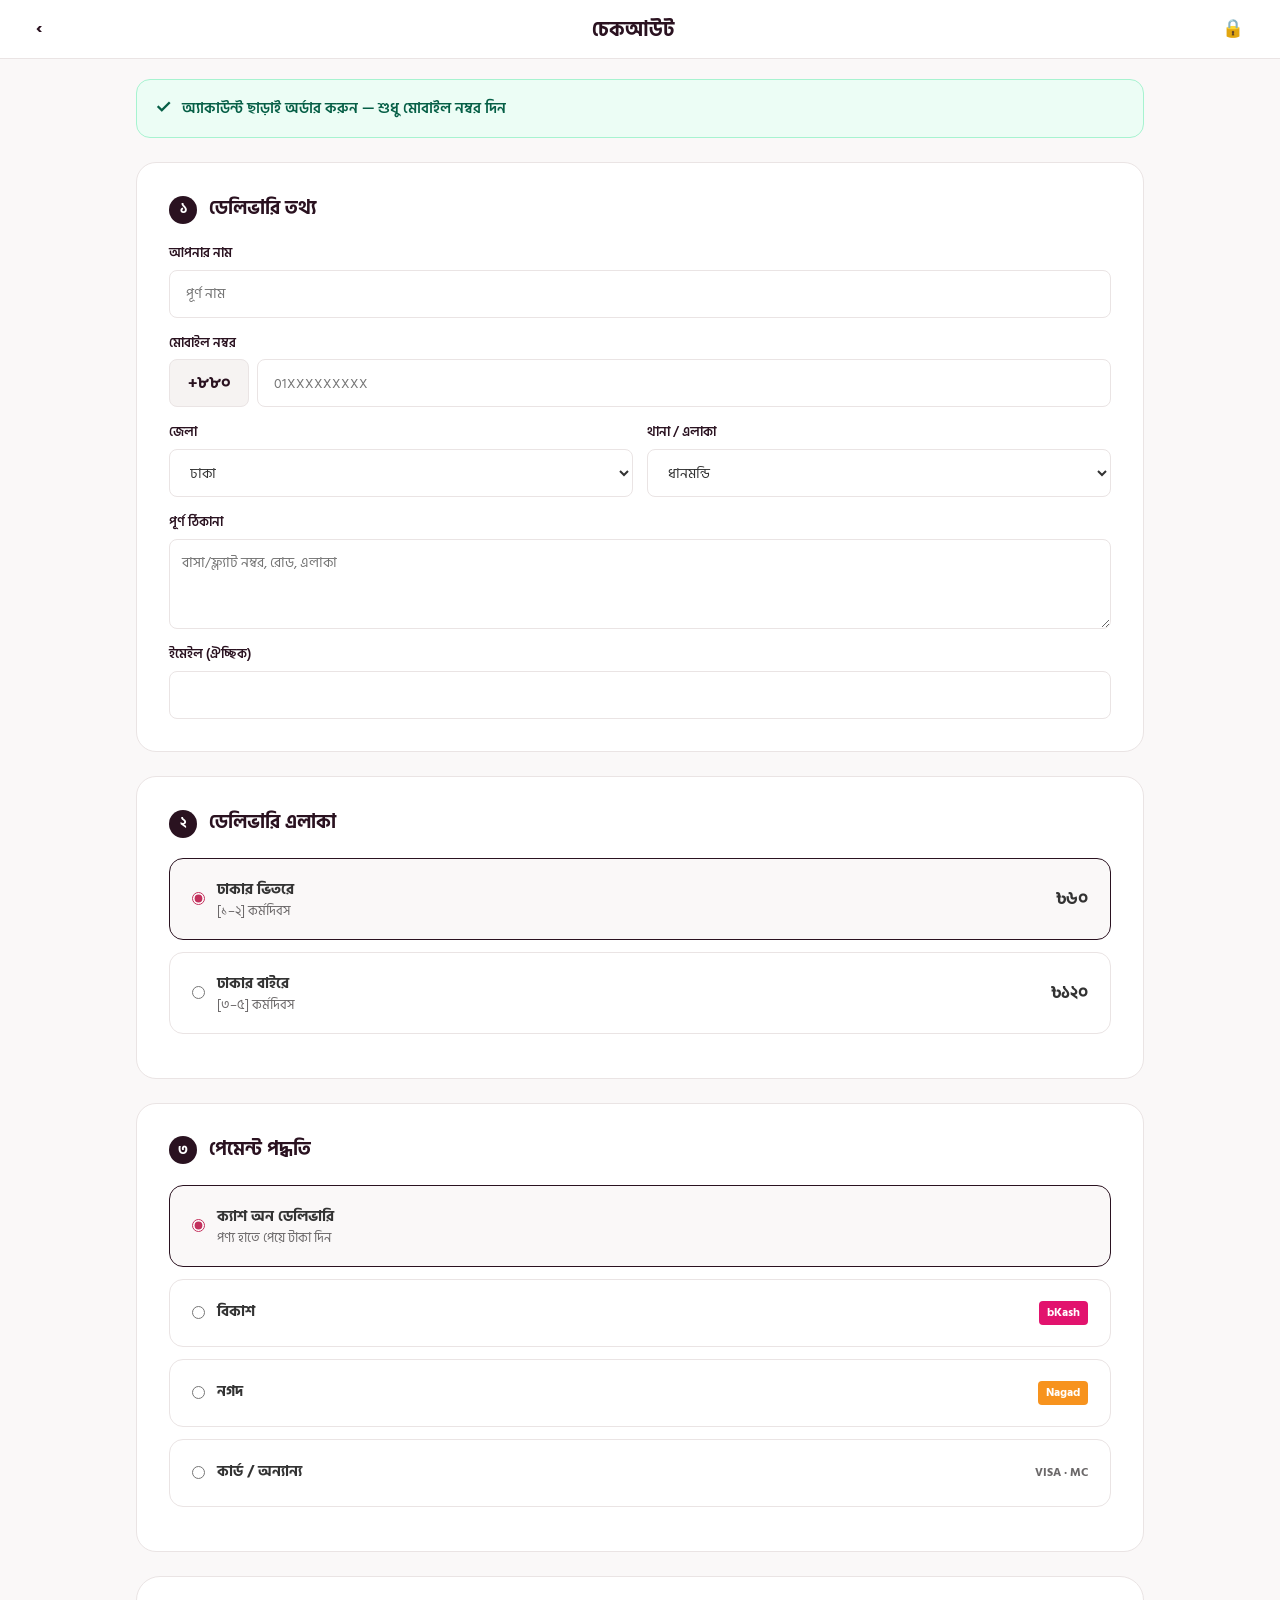
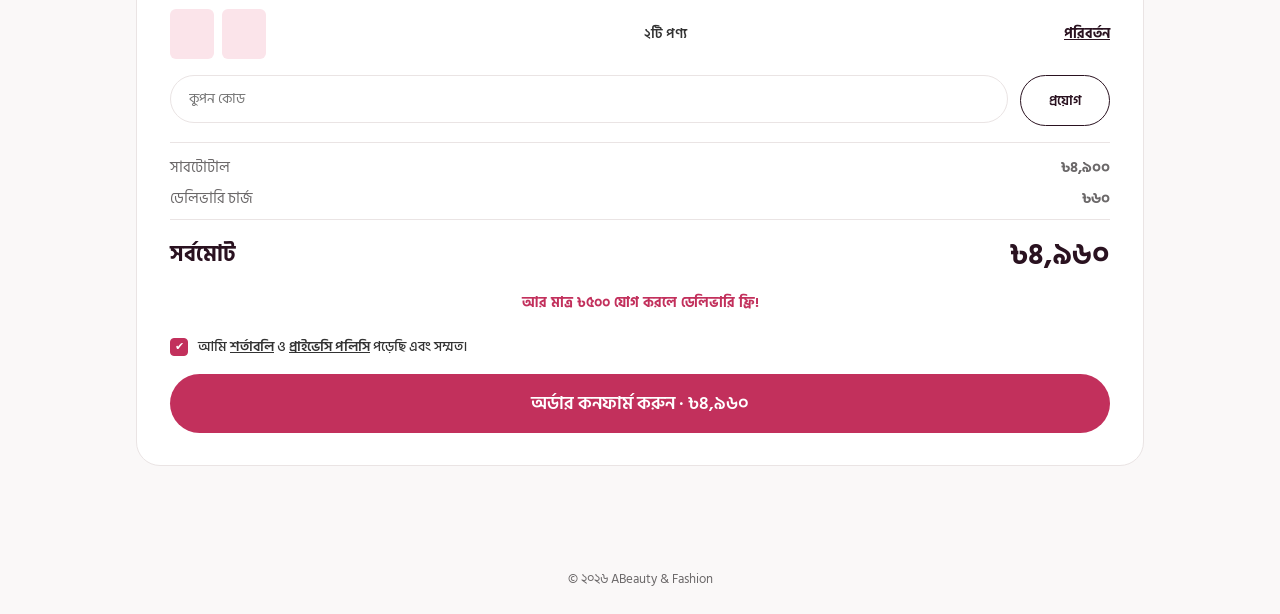
<file: checkout-bn.html>
<!DOCTYPE html>
<html lang="bn">
<head>
  <meta charset="UTF-8">
  <meta name="viewport" content="width=device-width, initial-scale=1.0">
  <title>চেকআউট — ABeauty & Fashion</title>
    <link rel="preconnect" href="https://fonts.googleapis.com">
  <link rel="preconnect" href="https://fonts.gstatic.com" crossorigin>
  <link
    href="https://fonts.googleapis.com/css2?family=Bricolage+Grotesque:opsz,wght@12..96,400..800&family=Cormorant+Garamond:ital,wght@0,400;0,500;0,600;0,700;1,400;1,500;1,600;1,700&family=Hind+Siliguri:wght@400;500;600;700&family=Instrument+Serif:ital@0;1&family=Inter:wght@300;400;500;600;700;800;900&display=swap"
    rel="stylesheet">
  <link rel="stylesheet" href="assets/css/style.css">
</head>
<body class="lang-bn" style="background-color: #FAF8F8;">

  <!-- Minimal Header (matches 34-Bangla-Mobile-Checkout-COD-bKash-Nagad.png) -->
  <header style="background: #FFF; border-bottom: 1px solid var(--color-border); padding: 16px 0;">
    <div class="container" style="display: flex; align-items: center; justify-content: space-between;">
      <a href="cart.html" style="font-size: 1.1rem; color: var(--color-dark); font-weight: 700;">&lsaquo;</a>
      <h1 style="font-family: 'Bricolage Grotesque', var(--font-bn); font-size: 1.25rem; font-weight: 800; color: var(--color-dark);">চেকআউট</h1>
      <span style="font-size: 1.1rem; color: #166534;">&#128274;</span>
    </div>
  </header>

  <!-- Checkout Container -->
  <main class="container-narrow" style="padding-top: 20px; padding-bottom: 80px;">
    <!-- Guest Order Notice -->
    <div style="background-color: #ECFDF5; border: 1px solid #A7F3D0; border-radius: var(--radius-md); padding: 14px 18px; display: flex; align-items: center; gap: 10px; margin-bottom: 24px; color: #065F46; font-size: 0.92rem; font-weight: 600;">
      <span style="font-size: 1.2rem;">&#10003;</span>
      <span>অ্যাকাউন্ট ছাড়াই অর্ডার করুন &mdash; শুধু মোবাইল নম্বর দিন</span>
    </div>

    <!-- Step 1: Delivery Information -->
    <div class="checkout-section-card" style="background: #FFF;">
      <div class="checkout-section-head">
        <span class="checkout-badge-num">১</span>
        <h2 style="font-size: 1.2rem; font-weight: 800; color: var(--color-dark);">ডেলিভারি তথ্য</h2>
      </div>

      <div style="display: flex; flex-direction: column; gap: 16px;">
        <div class="form-group">
          <label class="form-label">আপনার নাম</label>
          <input type="text" class="form-control" placeholder="পূর্ণ নাম" required>
        </div>

        <div class="form-group">
          <label class="form-label">মোবাইল নম্বর</label>
          <div style="display: flex; gap: 8px;">
            <div style="width: 80px; background: #F6F3F2; border: 1px solid var(--color-border); border-radius: var(--radius-sm); display: flex; align-items: center; justify-content: center; font-weight: 700; color: var(--color-dark);">+৮৮০</div>
            <input type="tel" class="form-control" placeholder="01XXXXXXXXX" required style="flex: 1;">
          </div>
        </div>

        <div style="display: grid; grid-template-columns: 1fr 1fr; gap: 14px;">
          <div class="form-group">
            <label class="form-label">জেলা</label>
            <select class="form-control">
              <option selected>ঢাকা</option>
              <option>চট্টগ্রাম</option>
              <option>সিলেট</option>
              <option>রাজশাহী</option>
              <option>খুলনা</option>
            </select>
          </div>
          <div class="form-group">
            <label class="form-label">থানা / এলাকা</label>
            <select class="form-control">
              <option selected>ধানমন্ডি</option>
              <option>গুলশান</option>
              <option>বনানী</option>
              <option>মিরপুর</option>
              <option>উত্তরা</option>
            </select>
          </div>
        </div>

        <div class="form-group">
          <label class="form-label">পূর্ণ ঠিকানা</label>
          <textarea class="form-control" rows="3" placeholder="বাসা/ফ্ল্যাট নম্বর, রোড, এলাকা" style="height: auto; padding: 12px;"></textarea>
        </div>

        <div class="form-group">
          <label class="form-label">ইমেইল (ঐচ্ছিক)</label>
          <input type="email" class="form-control">
        </div>
      </div>
    </div>

    <!-- Step 2: Delivery Area -->
    <div class="checkout-section-card" style="background: #FFF;">
      <div class="checkout-section-head">
        <span class="checkout-badge-num">২</span>
        <h2 style="font-size: 1.2rem; font-weight: 800; color: var(--color-dark);">ডেলিভারি এলাকা</h2>
      </div>

      <label class="delivery-method-option selected">
        <div style="display: flex; align-items: center; gap: 12px;">
          <input type="radio" name="delivery_zone" checked style="accent-color: var(--color-accent);">
          <div>
            <strong style="font-size: 0.95rem;">ঢাকার ভিতরে</strong>
            <div style="font-size: 0.8rem; color: var(--color-text-muted);">[১&ndash;২] কর্মদিবস</div>
          </div>
        </div>
        <strong style="font-size: 1.05rem;">৳৬০</strong>
      </label>

      <label class="delivery-method-option">
        <div style="display: flex; align-items: center; gap: 12px;">
          <input type="radio" name="delivery_zone" style="accent-color: var(--color-accent);">
          <div>
            <strong style="font-size: 0.95rem;">ঢাকার বাইরে</strong>
            <div style="font-size: 0.8rem; color: var(--color-text-muted);">[৩&ndash;৫] কর্মদিবস</div>
          </div>
        </div>
        <strong style="font-size: 1.05rem;">৳১২০</strong>
      </label>
    </div>

    <!-- Step 3: Payment Method (matches 34-Bangla-Mobile-Checkout-COD-bKash-Nagad.png) -->
    <div class="checkout-section-card" style="background: #FFF;">
      <div class="checkout-section-head">
        <span class="checkout-badge-num">৩</span>
        <h2 style="font-size: 1.2rem; font-weight: 800; color: var(--color-dark);">পেমেন্ট পদ্ধতি</h2>
      </div>

      <label class="delivery-method-option selected" style="margin-bottom: 12px;">
        <div style="display: flex; align-items: center; gap: 12px;">
          <input type="radio" name="bn_payment" checked style="accent-color: var(--color-accent);">
          <div>
            <strong style="font-size: 0.95rem;">ক্যাশ অন ডেলিভারি</strong>
            <div style="font-size: 0.8rem; color: var(--color-text-muted);">পণ্য হাতে পেয়ে টাকা দিন</div>
          </div>
        </div>
      </label>

      <label class="delivery-method-option" style="margin-bottom: 12px;">
        <div style="display: flex; align-items: center; gap: 12px;">
          <input type="radio" name="bn_payment" style="accent-color: var(--color-accent);">
          <strong style="font-size: 0.95rem;">বিকাশ</strong>
        </div>
        <span style="font-size: 0.75rem; font-weight: 700; background: #E2136E; color: #FFF; padding: 3px 8px; border-radius: 4px;">bKash</span>
      </label>

      <label class="delivery-method-option" style="margin-bottom: 12px;">
        <div style="display: flex; align-items: center; gap: 12px;">
          <input type="radio" name="bn_payment" style="accent-color: var(--color-accent);">
          <strong style="font-size: 0.95rem;">নগদ</strong>
        </div>
        <span style="font-size: 0.75rem; font-weight: 700; background: #F7931E; color: #FFF; padding: 3px 8px; border-radius: 4px;">Nagad</span>
      </label>

      <label class="delivery-method-option">
        <div style="display: flex; align-items: center; gap: 12px;">
          <input type="radio" name="bn_payment" style="accent-color: var(--color-accent);">
          <strong style="font-size: 0.95rem;">কার্ড / অন্যান্য</strong>
        </div>
        <span style="font-size: 0.75rem; font-weight: 700; color: var(--color-text-muted);">VISA · MC</span>
      </label>
    </div>

    <!-- Summary Box -->
    <div class="order-summary-card" style="background: #FFF;">
      <div style="display: flex; align-items: center; justify-content: space-between;">
        <div style="display: flex; gap: 8px;">
          <div style="width: 44px; height: 50px; background: var(--pastel-pink); border-radius: 6px;"></div>
          <div style="width: 44px; height: 50px; background: var(--pastel-pink); border-radius: 6px;"></div>
        </div>
        <span style="font-size: 0.9rem; font-weight: 600;">২টি পণ্য</span>
        <a href="cart.html" style="font-size: 0.85rem; font-weight: 700; color: var(--color-dark); text-decoration: underline;">পরিবর্তন</a>
      </div>

      <div class="coupon-group">
        <input type="text" placeholder="কুপন কোড" class="coupon-input">
        <button type="button" class="btn btn-outline btn-sm">প্রয়োগ</button>
      </div>

      <div style="display: flex; flex-direction: column; gap: 8px; border-top: 1px solid var(--color-border); padding-top: 14px;">
        <div class="summary-row"><span>সাবটোটাল</span><strong>৳৪,৯০০</strong></div>
        <div class="summary-row"><span>ডেলিভারি চার্জ</span><strong>৳৬০</strong></div>
        <div class="summary-row total-row"><span>সর্বমোট</span><span style="color: var(--color-dark); font-size: 1.8rem;">৳৪,৯৬০</span></div>
      </div>

      <div style="color: var(--color-accent); font-size: 0.85rem; font-weight: 700; text-align: center;">
        আর মাত্র ৳৫০০ যোগ করলে ডেলিভারি ফ্রি!
      </div>

      <label class="custom-checkbox" style="margin-top: 8px;">
        <input type="checkbox" checked>
        <span style="font-size: 0.85rem;">আমি <a href="terms.html" style="text-decoration: underline; font-weight: 600;">শর্তাবলি</a> ও <a href="privacy.html" style="text-decoration: underline; font-weight: 600;">প্রাইভেসি পলিসি</a> পড়েছি এবং সম্মত।</span>
      </label>

      <a href="checkout.html#order-confirmed-modal" class="btn btn-accent btn-lg btn-block" style="padding: 16px; font-size: 1.15rem;">
        অর্ডার কনফার্ম করুন · ৳৪,৯৬০
      </a>
    </div>
  </main>

  <footer style="text-align: center; padding: 24px 0; font-size: 0.82rem; color: var(--color-text-muted);">
    &copy; ২০২৬ ABeauty &amp; Fashion
  </footer>

</body>
</html>
</file>
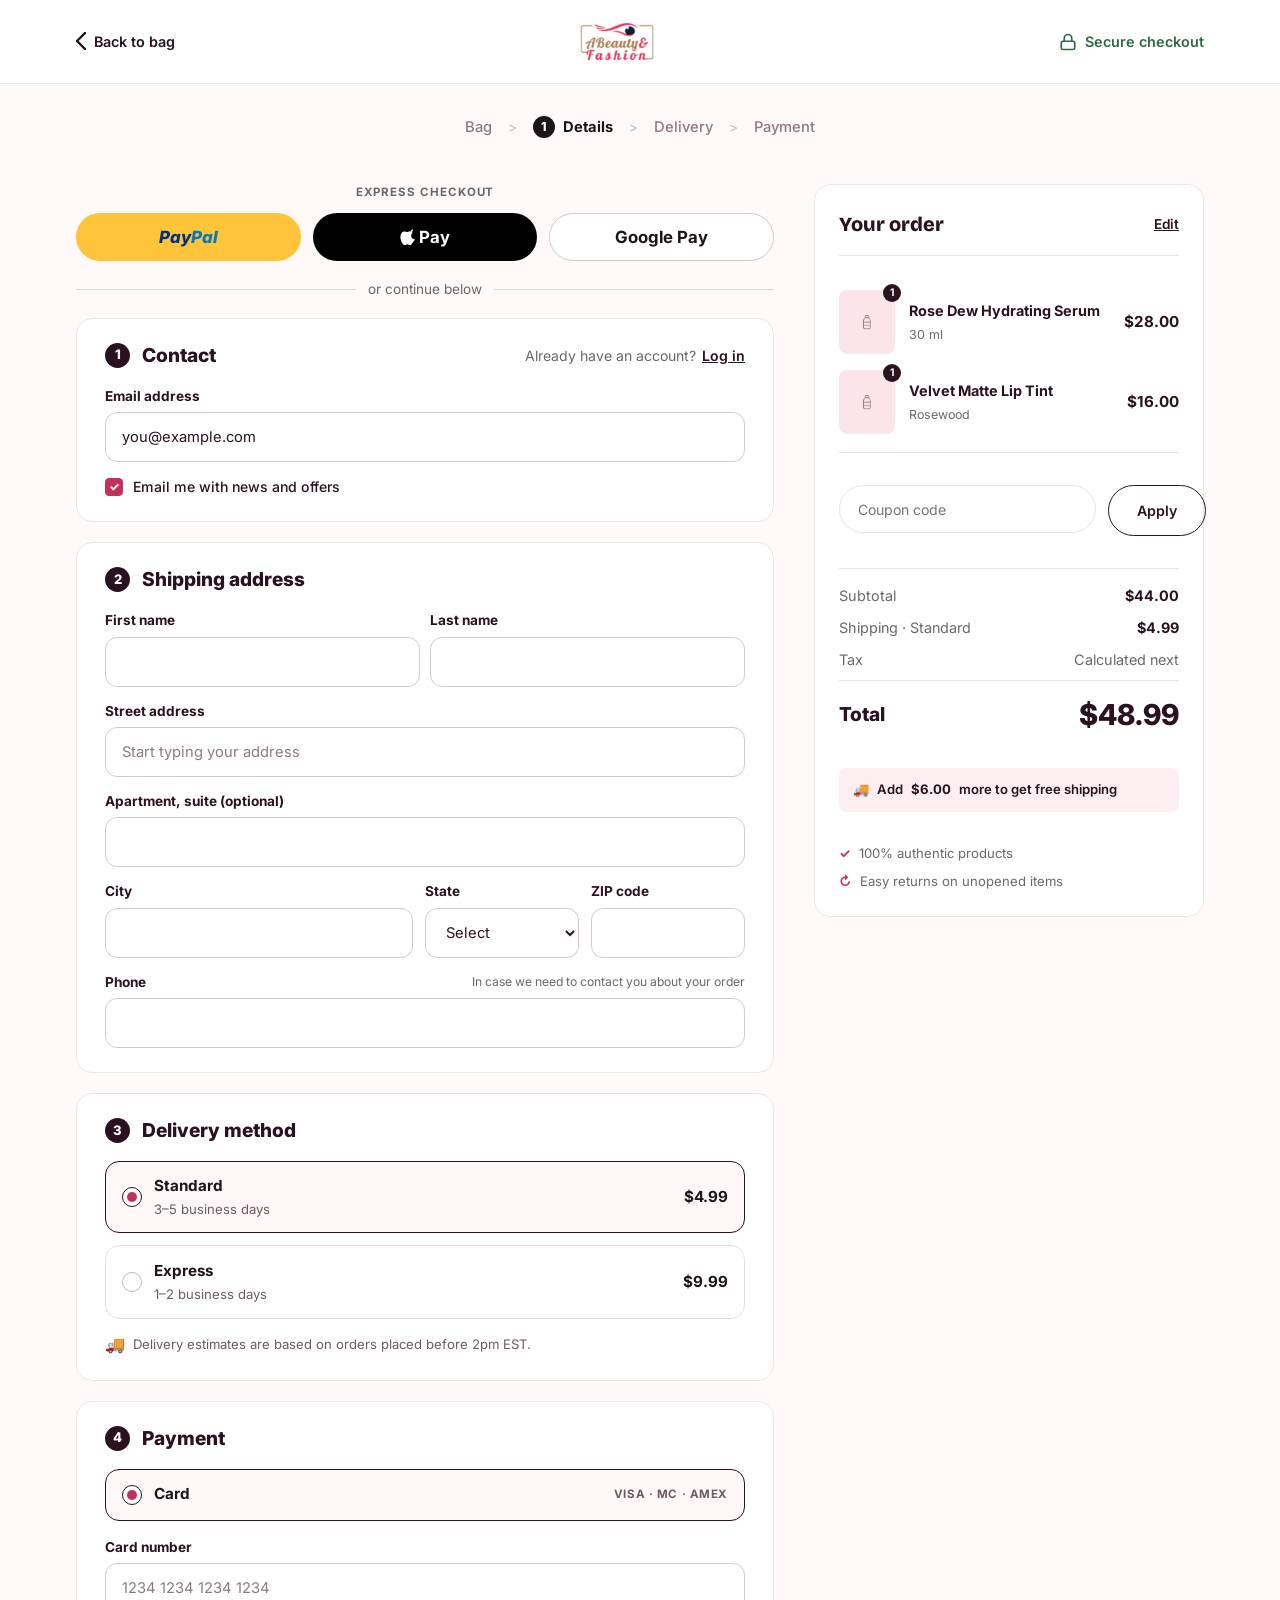
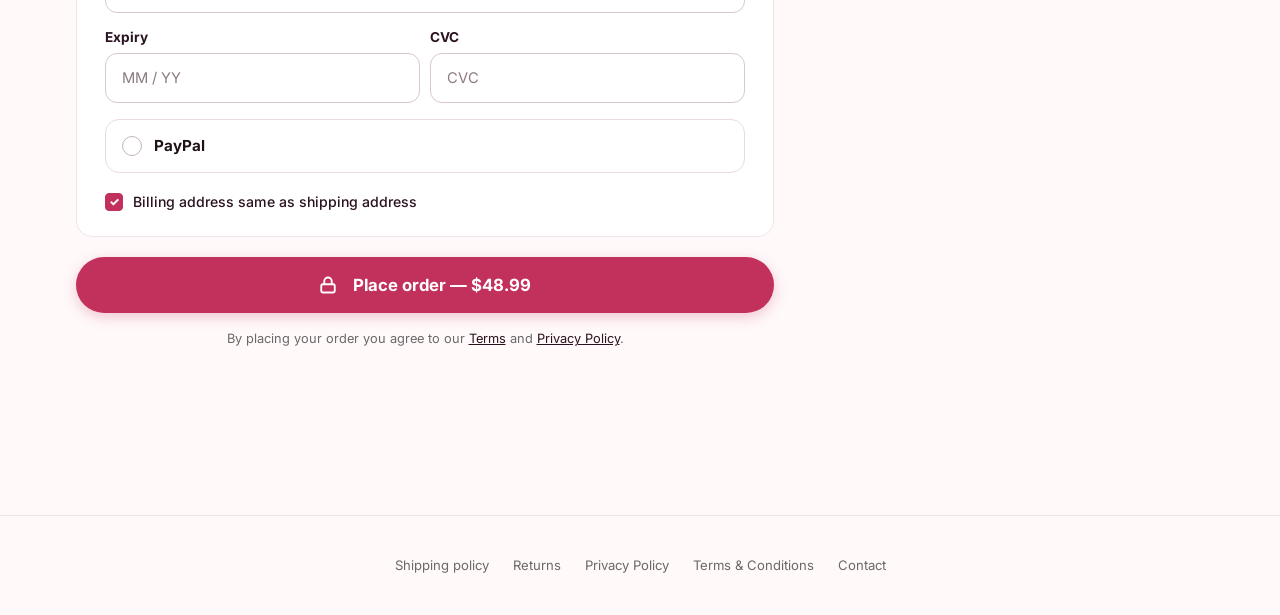
<file: checkout.html>
<!DOCTYPE html>
<html lang="en">
<head>
  <meta charset="UTF-8">
  <meta name="viewport" content="width=device-width, initial-scale=1.0">
  <title>Checkout — ABeauty &amp; Fashion</title>
  <link rel="preconnect" href="https://fonts.googleapis.com">
  <link rel="preconnect" href="https://fonts.gstatic.com" crossorigin>
  <link
    href="https://fonts.googleapis.com/css2?family=Bricolage+Grotesque:opsz,wght@12..96,400..800&family=Cormorant+Garamond:ital,wght@0,400;0,500;0,600;0,700;1,400;1,500;1,600;1,700&family=Hind+Siliguri:wght@400;500;600;700&family=Instrument+Serif:ital@0;1&family=Inter:wght@300;400;500;600;700;800;900&display=swap"
    rel="stylesheet">
  <link rel="stylesheet" href="assets/css/style.css">
</head>
<body class="checkout-page">

  <!-- Header (matches 05-Desktop-Checkout.png & 15-Mobile-Checkout.png) -->
  <header class="checkout-header-bar">
    <div class="checkout-header-inner">
      <a href="cart.html" class="checkout-back-btn" aria-label="Back to bag">
        <svg width="10" height="18" viewBox="0 0 10 18" fill="none" stroke="#1F1219" stroke-width="2.4" stroke-linecap="round" stroke-linejoin="round">
          <path d="M9 1L1 9L9 17"/>
        </svg>
        <span class="checkout-back-text">Back to bag</span>
      </a>
      <a href="index.html" class="brand-logo" aria-label="ABeauty &amp; Fashion">
        <img src="assets/images/logo.png" alt="ABeauty &amp; Fashion" class="checkout-header-logo-img">
      </a>
      <div class="checkout-lock-icon" aria-label="Secure checkout">
        <svg width="18" height="22" viewBox="0 0 24 24" fill="none" stroke="#2E6B45" stroke-width="2.2" stroke-linecap="round" stroke-linejoin="round">
          <rect x="3" y="11" width="18" height="11" rx="2" ry="2"></rect>
          <path d="M7 11V7a5 5 0 0 1 10 0v4"></path>
        </svg>
        <span class="checkout-lock-text">Secure checkout</span>
      </div>
    </div>
  </header>

  <!-- Mobile Order Summary Bar (matches 15-Mobile-Checkout.png y=120..234) -->
  <details class="checkout-summary-accordion">
    <summary class="checkout-summary-bar">
      <div class="checkout-summary-left">
        <svg class="checkout-summary-bag" width="16" height="18" viewBox="0 0 24 24" fill="none" stroke="#C2305C" stroke-width="2" stroke-linecap="round" stroke-linejoin="round">
          <path d="M6 2L3 6v14a2 2 0 0 0 2 2h14a2 2 0 0 0 2-2V6l-3-4z"></path>
          <line x1="3" y1="6" x2="21" y2="6"></line>
          <path d="M16 10a4 4 0 0 1-8 0"></path>
        </svg>
        <span>Show order summary</span>
        <svg class="checkout-summary-chevron" width="10" height="6" viewBox="0 0 10 6" fill="none" stroke="#C2305C" stroke-width="2" stroke-linecap="round" stroke-linejoin="round">
          <path d="M1 1L5 5L9 1"/>
        </svg>
      </div>
      <span class="checkout-summary-amount">$48.99</span>
    </summary>
    <div class="checkout-summary-dropdown">
      <div style="display: flex; flex-direction: column; gap: 14px; margin-bottom: 16px;">
        <div style="display: flex; align-items: center; gap: 14px;">
          <div style="position: relative; width: 56px; height: 64px; background: var(--pastel-pink); border-radius: var(--radius-sm); display: flex; align-items: center; justify-content: center; flex-shrink: 0;">
            <img src="assets/images/product-bottle.svg" alt="Rose Dew" style="width: 22px;">
            <span class="badge-count" style="top: -6px; right: -6px; background: var(--color-dark);">1</span>
          </div>
          <div style="flex: 1;">
            <h4 style="font-size: 0.9rem; font-weight: 700; color: var(--color-dark); margin: 0 0 4px;">Rose Dew Hydrating Serum</h4>
            <div style="font-size: 0.78rem; color: var(--color-text-muted);">30 ml</div>
          </div>
          <strong style="font-size: 0.95rem; color: var(--color-dark);">$28.00</strong>
        </div>

        <div style="display: flex; align-items: center; gap: 14px;">
          <div style="position: relative; width: 56px; height: 64px; background: var(--pastel-pink); border-radius: var(--radius-sm); display: flex; align-items: center; justify-content: center; flex-shrink: 0;">
            <img src="assets/images/product-bottle.svg" alt="Velvet Tint" style="width: 22px;">
            <span class="badge-count" style="top: -6px; right: -6px; background: var(--color-dark);">1</span>
          </div>
          <div style="flex: 1;">
            <h4 style="font-size: 0.9rem; font-weight: 700; color: var(--color-dark); margin: 0 0 4px;">Velvet Matte Lip Tint</h4>
            <div style="font-size: 0.78rem; color: var(--color-text-muted);">Rosewood</div>
          </div>
          <strong style="font-size: 0.95rem; color: var(--color-dark);">$16.00</strong>
        </div>
      </div>

      <div class="coupon-group" style="margin-bottom: 16px;">
        <input type="text" placeholder="Coupon code" class="coupon-input">
        <button type="button" class="btn btn-outline btn-sm">Apply</button>
      </div>

      <div style="border-top: 1px solid var(--color-border); padding-top: 14px; display: flex; flex-direction: column; gap: 8px;">
        <div class="summary-row">
          <span style="color: var(--color-text-muted); font-size: 0.9rem;">Subtotal</span>
          <strong style="color: var(--color-dark); font-size: 0.9rem;">$44.00</strong>
        </div>
        <div class="summary-row">
          <span style="color: var(--color-text-muted); font-size: 0.9rem;">Shipping · Standard</span>
          <strong style="color: var(--color-dark); font-size: 0.9rem;">$4.99</strong>
        </div>
        <div class="summary-row total-row" style="padding-top: 10px; border-top: 1px solid var(--color-border);">
          <span style="font-size: 1.15rem; font-weight: 800; color: var(--color-dark);">Total</span>
          <span style="font-size: 1.6rem; font-weight: 800; color: var(--color-dark);">$48.99</span>
        </div>
      </div>
    </div>
  </details>

  <!-- Desktop Stepper Breadcrumbs (matches 05-Desktop-Checkout.png y=110..140) -->
  <nav class="checkout-breadcrumbs" aria-label="Checkout progress">
    <a href="cart.html" class="checkout-crumb-link">Bag</a>
    <span class="checkout-crumb-sep">&gt;</span>
    <span class="checkout-crumb-item active">
      <span class="checkout-crumb-badge">1</span>
      <span class="checkout-crumb-name">Details</span>
    </span>
    <span class="checkout-crumb-sep">&gt;</span>
    <span class="checkout-crumb-item">Delivery</span>
    <span class="checkout-crumb-sep">&gt;</span>
    <span class="checkout-crumb-item">Payment</span>
  </nav>

  <!-- Main Checkout Container -->
  <div class="checkout-container">

    <!-- Segmented Stepper Progress Bar (Mobile Only) -->
    <div class="checkout-progress-bar">
      <div class="progress-segment" style="background-color: #2E7D4F;"></div>
      <div class="progress-segment" style="background-color: #1F1219;"></div>
      <div class="progress-segment" style="background-color: #EADBE0;"></div>
      <div class="progress-segment" style="background-color: #EADBE0;"></div>
    </div>

    <div class="checkout-main-wrap">
      <!-- Steps Form (Left Column) -->
      <div>
        <!-- Express Checkout -->
        <div class="checkout-express-section">
          <div class="checkout-express-title">EXPRESS CHECKOUT</div>
          <div class="checkout-express-grid">
            <button type="button" class="checkout-express-btn checkout-express-paypal" aria-label="PayPal">
              <span style="color: #003087; font-weight: 800; font-style: italic; font-family: 'Inter', sans-serif;">Pay</span><span style="color: #0079C1; font-weight: 800; font-style: italic; font-family: 'Inter', sans-serif;">Pal</span>
            </button>
            <button type="button" class="checkout-express-btn checkout-express-apple" aria-label="Apple Pay">
              <svg width="16" height="19" viewBox="0 0 170 170" fill="currentColor" style="margin-right: 4px; vertical-align: -2px;"><path d="M150.37 130.25c-2.45 5.66-5.35 10.87-8.71 15.66-4.58 6.53-8.33 11.05-11.22 13.56-4.48 4.12-9.28 6.23-14.42 6.35-3.69 0-8.14-1.05-13.32-3.18-5.19-2.12-9.97-3.17-14.34-3.17-4.58 0-9.49 1.05-14.75 3.17-5.26 2.13-9.5 3.24-12.74 3.35-4.35.13-9.16-1.9-14.42-6.08-3.7-3.04-7.58-7.74-11.64-14.1-6.19-9.79-11.03-20.94-14.53-33.45-3.5-12.51-5.25-24.47-5.25-35.88 0-16.1 4.13-29.35 12.39-39.75 8.26-10.4 18.52-15.69 30.79-15.89 4.35 0 9.27 1.13 14.75 3.39 5.48 2.26 9.38 3.45 11.7 3.57 1.85-.24 5.99-1.55 12.43-3.92 6.44-2.38 12.02-3.4 16.74-3.07 13.92 1.06 24.87 6.45 32.86 16.18-11.96 7.27-17.82 17.34-17.58 30.22.25 10.16 4.13 18.58 11.64 25.26 7.51 6.68 16.53 10.42 27.06 11.22-2.35 7.18-5.19 14.51-8.52 22zM119.22 31.84c0-7.72 2.76-14.99 8.28-21.81 5.52-6.82 12.3-10.99 20.34-12.51.54 1.34.81 2.65.81 3.93 0 7.72-2.88 15.15-8.63 22.29-5.75 7.14-12.63 11.28-20.64 12.42-.08-1.45-.16-2.89-.16-4.32z"/></svg><span>Pay</span>
            </button>
            <button type="button" class="checkout-express-btn checkout-express-google" aria-label="Google Pay">
              <span style="color: #1F1219; font-weight: 700; font-family: 'Inter', sans-serif; font-size: 1.05rem;">Google Pay</span>
            </button>
          </div>
          <div class="checkout-divider">
            <span>or continue below</span>
          </div>
        </div>

        <form action="#order-confirmed-modal" method="get">
          <!-- Step 1: Contact -->
          <div class="checkout-card">
            <div class="checkout-card-head">
              <div class="checkout-card-title-wrap">
                <span class="checkout-step-badge">1</span>
                <h3 class="checkout-card-title">Contact</h3>
              </div>
              <div class="checkout-login-prompt">
                <span class="checkout-login-text">Already have an account?</span>
                <a href="account.html" class="checkout-login-link">Log in</a>
              </div>
            </div>

            <div class="checkout-form-group">
              <label class="checkout-form-label">Email address</label>
              <input type="email" class="checkout-input" placeholder="you@example.com" value="you@example.com" required>
            </div>

            <label class="checkout-checkbox-label">
              <input type="checkbox" class="checkout-checkbox" checked>
              <span>Email me with news and offers</span>
            </label>
          </div>

          <!-- Step 2: Shipping address -->
          <div class="checkout-card">
            <div class="checkout-card-head">
              <div class="checkout-card-title-wrap">
                <span class="checkout-step-badge">2</span>
                <h3 class="checkout-card-title">Shipping address</h3>
              </div>
            </div>

            <div class="checkout-row-2">
              <div class="checkout-form-group" style="margin-bottom: 0;">
                <label class="checkout-form-label">First name</label>
                <input type="text" class="checkout-input" required>
              </div>
              <div class="checkout-form-group" style="margin-bottom: 0;">
                <label class="checkout-form-label">Last name</label>
                <input type="text" class="checkout-input" required>
              </div>
            </div>

            <div class="checkout-form-group">
              <label class="checkout-form-label">Street address</label>
              <input type="text" class="checkout-input" placeholder="Start typing your address" required>
            </div>

            <div class="checkout-form-group">
              <label class="checkout-form-label">Apartment, suite (optional)</label>
              <input type="text" class="checkout-input">
            </div>

            <!-- 3-column City, State, ZIP on desktop; spans cleanly on mobile -->
            <div class="checkout-row-3">
              <div class="checkout-form-group checkout-city-group" style="margin-bottom: 0;">
                <label class="checkout-form-label">City</label>
                <input type="text" class="checkout-input" required>
              </div>
              <div class="checkout-form-group" style="margin-bottom: 0;">
                <label class="checkout-form-label">State</label>
                <select class="checkout-input" style="cursor: pointer;">
                  <option selected>Select</option>
                  <option>California</option>
                  <option>New York</option>
                  <option>Texas</option>
                  <option>Florida</option>
                  <option>Dhaka</option>
                </select>
              </div>
              <div class="checkout-form-group" style="margin-bottom: 0;">
                <label class="checkout-form-label">ZIP code</label>
                <input type="text" class="checkout-input" required>
              </div>
            </div>

            <div class="checkout-form-group" style="margin-bottom: 0;">
              <div class="checkout-label-row">
                <label class="checkout-form-label">Phone</label>
                <span class="checkout-label-helper">In case we need to contact you about your order</span>
              </div>
              <input type="tel" class="checkout-input" required>
            </div>
          </div>

          <!-- Step 3: Delivery method -->
          <div class="checkout-card">
            <div class="checkout-card-head">
              <div class="checkout-card-title-wrap">
                <span class="checkout-step-badge">3</span>
                <h3 class="checkout-card-title">Delivery method</h3>
              </div>
            </div>

            <label class="checkout-option-box selected" style="margin-bottom: 12px; height: 72px;">
              <div class="checkout-radio-wrap">
                <input type="radio" name="shipping_rate" class="checkout-radio" checked>
                <div>
                  <div style="font-weight: 700; font-size: 0.95rem; color: #1F1219; margin-bottom: 2px;">Standard</div>
                  <div style="font-size: 0.82rem; color: #6E5A63;">3–5 business days</div>
                </div>
              </div>
              <strong style="font-size: 0.95rem; color: #1F1219;">$4.99</strong>
            </label>

            <label class="checkout-option-box" style="height: 74px;">
              <div class="checkout-radio-wrap">
                <input type="radio" name="shipping_rate" class="checkout-radio">
                <div>
                  <div style="font-weight: 700; font-size: 0.95rem; color: #1F1219; margin-bottom: 2px;">Express</div>
                  <div style="font-size: 0.82rem; color: #6E5A63;">1–2 business days</div>
                </div>
              </div>
              <strong style="font-size: 0.95rem; color: #1F1219;">$9.99</strong>
            </label>

            <div class="checkout-delivery-notice">
              <span class="checkout-delivery-icon">&#128666;</span>
              <span>Delivery estimates are based on orders placed before 2pm EST.</span>
            </div>
          </div>

          <!-- Step 4: Payment -->
          <div class="checkout-card">
            <div class="checkout-card-head">
              <div class="checkout-card-title-wrap">
                <span class="checkout-step-badge">4</span>
                <h3 class="checkout-card-title">Payment</h3>
              </div>
            </div>

            <!-- Card Option Header -->
            <label class="checkout-option-box selected" style="margin-bottom: 16px; height: 52px;">
              <div class="checkout-radio-wrap">
                <input type="radio" name="payment_choice" class="checkout-radio" checked>
                <strong style="font-size: 0.95rem; color: #1F1219;">Card</strong>
              </div>
              <span style="font-size: 0.72rem; font-weight: 700; color: #6E5A63; letter-spacing: 0.05em;">VISA · MC · AMEX</span>
            </label>

            <!-- Card Inputs -->
            <div class="checkout-form-group">
              <label class="checkout-form-label">Card number</label>
              <input type="text" class="checkout-input" placeholder="1234 1234 1234 1234">
            </div>
            <div class="checkout-row-2" style="margin-bottom: 16px;">
              <div class="checkout-form-group" style="margin-bottom: 0;">
                <label class="checkout-form-label">Expiry</label>
                <input type="text" class="checkout-input" placeholder="MM / YY">
              </div>
              <div class="checkout-form-group" style="margin-bottom: 0;">
                <label class="checkout-form-label">CVC</label>
                <input type="text" class="checkout-input" placeholder="CVC">
              </div>
            </div>

            <!-- PayPal Option Header -->
            <label class="checkout-option-box" style="height: 54px;">
              <div class="checkout-radio-wrap">
                <input type="radio" name="payment_choice" class="checkout-radio">
                <strong style="font-size: 0.95rem; color: #1F1219;">PayPal</strong>
              </div>
            </label>

            <!-- Billing address checkbox (matches 05-Desktop-Checkout.png y=1880..1900) -->
            <label class="checkout-checkbox-label" style="margin-top: 18px;">
              <input type="checkbox" class="checkout-checkbox" checked>
              <span>Billing address same as shipping address</span>
            </label>
          </div>

          <!-- Step 5: Mobile-only Order Totals Card -->
          <div class="checkout-card checkout-totals-card">
            <div style="display: flex; justify-content: space-between; align-items: center; margin-bottom: 12px;">
              <span style="font-size: 0.92rem; color: #6E5A63;">Subtotal</span>
              <strong style="font-size: 0.95rem; color: #1F1219;">$44.00</strong>
            </div>
            <div style="display: flex; justify-content: space-between; align-items: center; margin-bottom: 14px;">
              <span style="font-size: 0.92rem; color: #6E5A63;">Shipping</span>
              <strong style="font-size: 0.95rem; color: #1F1219;">$4.99</strong>
            </div>
            <div style="display: flex; justify-content: space-between; align-items: baseline; padding-top: 14px; border-top: 1px solid #F1E4E8;">
              <span style="font-size: 1.2rem; font-weight: 800; color: #1F1219;">Total</span>
              <span style="font-size: 1.75rem; font-weight: 800; color: #1F1219;">$48.99</span>
            </div>
          </div>

          <!-- Place Order Button -->
          <button type="submit" class="checkout-place-order-btn">
            <svg width="18" height="18" viewBox="0 0 24 24" fill="none" stroke="currentColor" stroke-width="2.5" stroke-linecap="round" stroke-linejoin="round" style="margin-right: 8px; vertical-align: -2px;">
              <rect x="3" y="11" width="18" height="11" rx="2" ry="2"></rect>
              <path d="M7 11V7a5 5 0 0 1 10 0v4"></path>
            </svg>
            Place order &mdash; $48.99
          </button>

          <!-- Legal Notice -->
          <p class="checkout-legal-notice">
            By placing your order you agree to our <a href="terms.html">Terms</a> and <a href="privacy.html">Privacy Policy</a>.
          </p>
        </form>
      </div>

      <!-- Right Order Summary for Desktop (matches 05-Desktop-Checkout.png) -->
      <aside class="desktop-summary-aside">
        <div class="order-summary-card" style="background: #FFF; border: 1px solid #F1E4E8; border-radius: 16px; padding: 24px; position: sticky; top: 24px;">
          <div style="display: flex; align-items: center; justify-content: space-between; border-bottom: 1px solid var(--color-border); padding-bottom: 16px;">
            <h2 class="summary-title" style="font-size: 1.25rem;">Your order</h2>
            <a href="cart.html" style="font-size: 0.85rem; font-weight: 600; text-decoration: underline; color: var(--color-dark);">Edit</a>
          </div>

          <!-- Items in order -->
          <div style="display: flex; flex-direction: column; gap: 16px; padding: 18px 0; border-bottom: 1px solid var(--color-border);">
            <div style="display: flex; align-items: center; gap: 14px;">
              <div style="position: relative; width: 56px; height: 64px; background: var(--pastel-pink); border-radius: var(--radius-sm); display: flex; align-items: center; justify-content: center; flex-shrink: 0;">
                <img src="assets/images/product-bottle.svg" alt="Rose Dew" style="width: 22px;">
                <span class="badge-count" style="top: -6px; right: -6px; background: var(--color-dark);">1</span>
              </div>
              <div style="flex: 1;">
                <h4 style="font-size: 0.9rem; font-weight: 700; color: var(--color-dark); margin: 0 0 4px;">Rose Dew Hydrating Serum</h4>
                <div style="font-size: 0.78rem; color: var(--color-text-muted);">30 ml</div>
              </div>
              <strong style="font-size: 0.95rem; color: var(--color-dark);">$28.00</strong>
            </div>

            <div style="display: flex; align-items: center; gap: 14px;">
              <div style="position: relative; width: 56px; height: 64px; background: var(--pastel-pink); border-radius: var(--radius-sm); display: flex; align-items: center; justify-content: center; flex-shrink: 0;">
                <img src="assets/images/product-bottle.svg" alt="Velvet Tint" style="width: 22px;">
                <span class="badge-count" style="top: -6px; right: -6px; background: var(--color-dark);">1</span>
              </div>
              <div style="flex: 1;">
                <h4 style="font-size: 0.9rem; font-weight: 700; color: var(--color-dark); margin: 0 0 4px;">Velvet Matte Lip Tint</h4>
                <div style="font-size: 0.78rem; color: var(--color-text-muted);">Rosewood</div>
              </div>
              <strong style="font-size: 0.95rem; color: var(--color-dark);">$16.00</strong>
            </div>
          </div>

          <!-- Coupon Code -->
          <div class="coupon-group" style="margin: 16px 0;">
            <input type="text" placeholder="Coupon code" class="coupon-input">
            <button type="button" class="btn btn-outline btn-sm">Apply</button>
          </div>

          <!-- Subtotals & Totals -->
          <div style="border-top: 1px solid var(--color-border); padding-top: 16px; display: flex; flex-direction: column; gap: 10px;">
            <div class="summary-row">
              <span style="color: var(--color-text-muted); font-size: 0.9rem;">Subtotal</span>
              <strong style="color: var(--color-dark); font-size: 0.9rem;">$44.00</strong>
            </div>
            <div class="summary-row">
              <span style="color: var(--color-text-muted); font-size: 0.9rem;">Shipping · Standard</span>
              <strong style="color: var(--color-dark); font-size: 0.9rem;">$4.99</strong>
            </div>
            <div class="summary-row">
              <span style="color: var(--color-text-muted); font-size: 0.9rem;">Tax</span>
              <span style="color: var(--color-text-muted); font-size: 0.9rem;">Calculated next</span>
            </div>
            <div class="summary-row total-row" style="padding-top: 12px; border-top: 1px solid var(--color-border);">
              <span style="font-size: 1.2rem; font-weight: 800; color: var(--color-dark);">Total</span>
              <span style="font-size: 1.8rem; font-weight: 800; color: var(--color-dark);">$48.99</span>
            </div>
          </div>

          <!-- Free shipping upsell (matches 05-Desktop-Checkout.png y=800..850) -->
          <div style="background-color: var(--color-bg-blush); border-radius: var(--radius-sm); padding: 12px 14px; display: flex; align-items: center; gap: 8px; font-size: 0.82rem; font-weight: 600; color: var(--color-dark); margin: 16px 0 12px;">
            <span>&#128666;</span> Add <strong>$6.00</strong> more to get free shipping
          </div>

          <!-- Trust Badges -->
          <div style="display: flex; flex-direction: column; gap: 8px; font-size: 0.82rem; color: var(--color-text-muted); padding-top: 4px;">
            <div style="display: flex; align-items: center; gap: 8px;">
              <span style="color: var(--color-accent); font-weight: 700;">&#10003;</span> 100% authentic products
            </div>
            <div style="display: flex; align-items: center; gap: 8px;">
              <span style="color: var(--color-accent); font-weight: 700;">&#8635;</span> Easy returns on unopened items
            </div>
          </div>
        </div>
      </aside>
    </div>
  </div>

  <!-- Order Confirmed Modal (matches 20-Desktop-Modals 02 Order Confirmed) -->
  <div id="order-confirmed-modal" class="modal-backdrop">
    <div class="modal-dialog" style="text-align: center;">
      <a href="index.html" class="modal-close-icon">&times;</a>
      <div style="width: 48px; height: 48px; border-radius: 50%; background: var(--color-bg-blush); color: var(--color-accent); display: flex; align-items: center; justify-content: center; font-size: 1.5rem; margin: 0 auto 16px;">
        &#10003;
      </div>
      <h3 style="font-size: 1.5rem; font-weight: 800; margin-bottom: 6px;">Thank you, <em class="accent-serif">[Name]!</em></h3>
      <p style="font-size: 0.88rem; color: var(--color-text-muted); margin-bottom: 20px;">
        Your order <strong>#[1042]</strong> is confirmed. We've sent the details to [customer@email.com].
      </p>

      <div style="background: #FAF8F8; border-radius: var(--radius-md); padding: 16px; text-align: left; margin-bottom: 24px; font-size: 0.85rem; display: flex; flex-direction: column; gap: 8px;">
        <div style="display: flex; justify-content: space-between;">
          <span class="text-muted">Items</span>
          <strong>2</strong>
        </div>
        <div style="display: flex; justify-content: space-between;">
          <span class="text-muted">Delivery</span>
          <span>Standard · 3&ndash;5 days</span>
        </div>
        <div style="display: flex; justify-content: space-between;">
          <span class="text-muted">Payment</span>
          <span>Visa ···· [4242]</span>
        </div>
        <div style="display: flex; justify-content: space-between; border-top: 1px solid var(--color-border); padding-top: 8px;">
          <strong>Total paid</strong>
          <strong style="color: var(--color-dark);">$48.99</strong>
        </div>
      </div>

      <div style="display: grid; grid-template-columns: 1fr 1fr; gap: 12px;">
        <a href="account.html" class="btn btn-outline btn-sm">Track order</a>
        <a href="shop.html" class="btn btn-primary btn-sm">Keep shopping</a>
      </div>
    </div>
  </div>

  <!-- Minimal Footer for Desktop (matches 05-Desktop-Checkout.png y=2130..2150) -->
  <footer class="checkout-footer-nav">
    <div class="checkout-footer-links">
      <a href="contact.html">Shipping policy</a>
      <a href="contact.html">Returns</a>
      <a href="privacy.html">Privacy Policy</a>
      <a href="terms.html">Terms &amp; Conditions</a>
      <a href="contact.html">Contact</a>
    </div>
  </footer>

  <!-- Mobile Responsive Footer -->
  <footer class="site-footer">
    <div class="container">
      <div class="footer-top">
        <div class="footer-brand">
          <div class="footer-logo-text">
            <a href="index.html" class="footer-logo-link" aria-label="ABeauty &amp; Fashion">
              <img src="Design/footer-logo.png" alt="ABeauty &amp; Fashion" class="footer-logo-img">
            </a>
            <span class="sr-only">ABeauty <em>&amp;</em> Fashion</span>
          </div>
          <p class="footer-tagline">Be smart with beauty and fashion. Curated products, honest guides.</p>
        </div>
        <div class="footer-col">
          <h4 class="footer-col-title">Shop</h4>
          <ul class="footer-links-list">
            <li><a href="shop.html" class="footer-link">Skincare</a></li>
            <li><a href="shop.html" class="footer-link">Makeup</a></li>
            <li><a href="shop.html" class="footer-link">Hair Care</a></li>
            <li><a href="shop.html" class="footer-link">Beauty Tools</a></li>
          </ul>
        </div>
        <div class="footer-col">
          <h4 class="footer-col-title">Help</h4>
          <ul class="footer-links-list">
            <li><a href="account.html" class="footer-link">Track order</a></li>
            <li><a href="contact.html" class="footer-link">Shipping</a></li>
            <li><a href="contact.html" class="footer-link">Returns</a></li>
            <li><a href="contact.html" class="footer-link">Contact</a></li>
          </ul>
        </div>
        <div class="footer-col">
          <h4 class="footer-col-title">Journal</h4>
          <ul class="footer-links-list">
            <li><a href="about.html#journal" class="footer-link">Beauty &amp; Fashion</a></li>
            <li><a href="about.html#journal" class="footer-link">Personal Care</a></li>
            <li><a href="about.html#journal" class="footer-link">Style</a></li>
            <li><a href="about.html#journal" class="footer-link">Buying Guides</a></li>
          </ul>
        </div>
        <div class="footer-col">
          <h4 class="footer-col-title">Company</h4>
          <ul class="footer-links-list">
            <li><a href="about.html" class="footer-link">About us</a></li>
            <li><a href="privacy.html" class="footer-link">Privacy Policy</a></li>
            <li><a href="terms.html" class="footer-link">Terms &amp; Conditions</a></li>
          </ul>
        </div>
      </div>
      <div class="footer-bottom">
        <div>&copy; 2026 ABeauty &amp; Fashion. All rights reserved.</div>
        <div class="payment-methods-text">
          <span>Secure payments</span> · <span>Visa</span> · <span>Mastercard</span> · <span>PayPal</span> · <span>Apple Pay</span>
        </div>
      </div>
    </div>
  </footer>

</body>
</html>
</file>
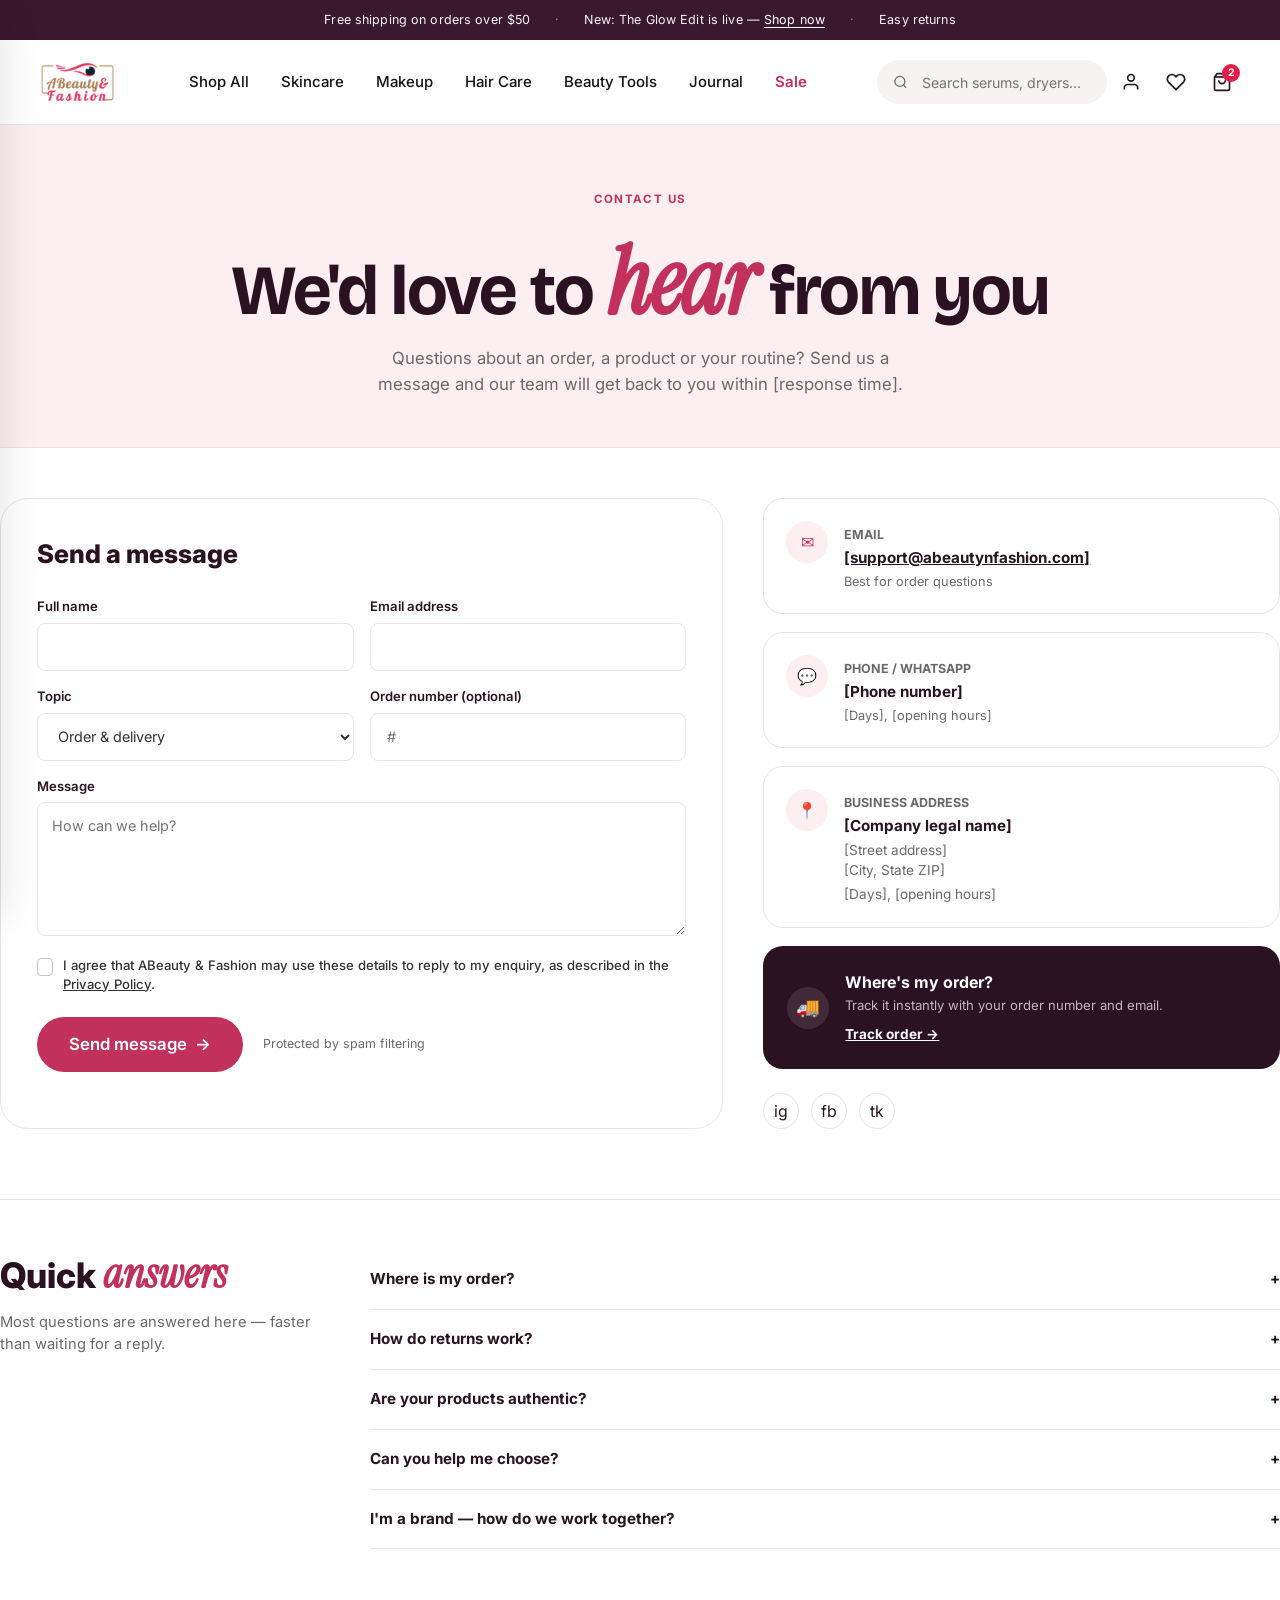
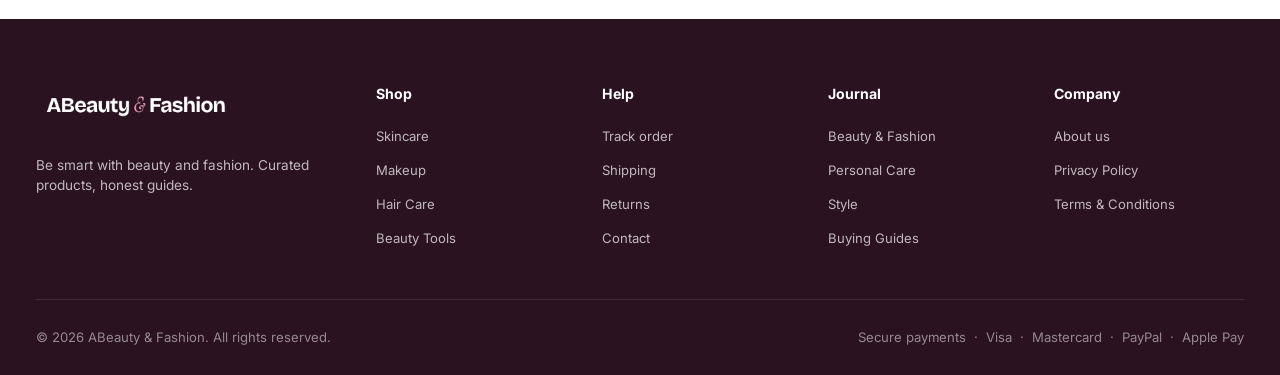
<file: contact.html>
<!DOCTYPE html>
<html lang="en">
<head>
  <meta charset="UTF-8">
  <meta name="viewport" content="width=device-width, initial-scale=1.0">
  <title>Contact Us — ABeauty & Fashion</title>
  <link rel="preconnect" href="https://fonts.googleapis.com">
  <link rel="preconnect" href="https://fonts.gstatic.com" crossorigin>
  <link
    href="https://fonts.googleapis.com/css2?family=Bricolage+Grotesque:opsz,wght@12..96,400..800&family=Cormorant+Garamond:ital,wght@0,400;0,500;0,600;0,700;1,400;1,500;1,600;1,700&family=Hind+Siliguri:wght@400;500;600;700&family=Instrument+Serif:ital@0;1&family=Inter:wght@300;400;500;600;700;800;900&display=swap"
    rel="stylesheet">
  <link rel="stylesheet" href="assets/css/style.css">
</head>
<body class="contact-page">

  <!-- Top Announcement Bar -->
  <div class="announcement-bar">
    <span>Free shipping on orders over $50</span>
    <span class="announcement-sep">·</span>
    <span>New: The Glow Edit is live — <a href="shop.html">Shop now</a></span>
    <span class="announcement-sep">·</span>
    <span>Easy returns</span>
  </div>

  <!-- Pure CSS Drawer Toggle Checkbox -->
  <input type="checkbox" id="mobile-drawer-toggle" class="drawer-checkbox">
  <label for="mobile-drawer-toggle" class="drawer-overlay"></label>

  <!-- Mobile Menu Drawer -->
  <aside class="mobile-drawer">
    <div class="drawer-header">
      <a href="index.html" class="brand-logo">
        <img src="assets/images/logo.png" alt="ABeauty &amp; Fashion Logo">
      </a>
      <label for="mobile-drawer-toggle" class="drawer-close-btn">&times;</label>
    </div>
    <div class="drawer-body">
      <a href="account.html" class="drawer-user-card">
        <div class="drawer-avatar">
          <svg width="20" height="20" viewBox="0 0 24 24" fill="none" stroke="currentColor" stroke-width="2">
            <path d="M20 21v-2a4 4 0 0 0-4-4H8a4 4 0 0 0-4 4v2"></path>
            <circle cx="12" cy="7" r="4"></circle>
          </svg>
        </div>
        <div class="drawer-user-info">
          <h4>Sign in or register</h4>
          <p>Track orders, save favourites</p>
        </div>
      </a>

      <ul class="drawer-nav-list">
        <li class="drawer-nav-item"><a href="shop.html" class="drawer-nav-link">Shop All <span>&rsaquo;</span></a></li>
        <li class="drawer-nav-item"><a href="shop.html" class="drawer-nav-link text-accent">Skincare <span>&rsaquo;</span></a></li>
        <li class="drawer-nav-item"><a href="shop.html" class="drawer-nav-link">Makeup <span>&rsaquo;</span></a></li>
        <li class="drawer-nav-item"><a href="shop.html" class="drawer-nav-link">Hair Care <span>&rsaquo;</span></a></li>
        <li class="drawer-nav-item"><a href="shop.html" class="drawer-nav-link">Beauty Tools <span>&rsaquo;</span></a></li>
        <li class="drawer-nav-item"><a href="shop.html" class="drawer-nav-link sale-link">Sale <span>&rsaquo;</span></a></li>
      </ul>

      <div class="drawer-footer-links">
        <a href="about.html#journal" style="display:block; padding: 8px 0; font-weight:600;">Beauty Journal</a>
        <a href="account.html" style="display:block; padding: 8px 0; font-weight:600;">Track my order</a>
        <a href="contact.html" style="display:block; padding: 8px 0; font-weight:600;">Help &amp; contact</a>
      </div>
    </div>
  </aside>

  <!-- Header -->
  <header class="site-header">
    <div class="container">
      <div class="header-inner">
        <label for="mobile-drawer-toggle" class="mobile-nav-toggle" aria-label="Open Navigation">
          <svg width="24" height="24" viewBox="0 0 24 24" fill="none" stroke="currentColor" stroke-width="2">
            <line x1="3" y1="6" x2="21" y2="6"></line>
            <line x1="3" y1="12" x2="21" y2="12"></line>
            <line x1="3" y1="18" x2="21" y2="18"></line>
          </svg>
        </label>

        <a href="index.html" class="brand-logo">
          <img src="assets/images/logo.png" alt="ABeauty & Fashion">
        </a>
        <nav class="main-nav">
          <a href="shop.html" class="nav-link">Shop All</a>
          <a href="shop.html" class="nav-link">Skincare</a>
          <a href="shop.html" class="nav-link">Makeup</a>
          <a href="shop.html" class="nav-link">Hair Care</a>
          <a href="shop.html" class="nav-link">Beauty Tools</a>
          <a href="about.html#journal" class="nav-link">Journal</a>
          <a href="shop.html" class="nav-link sale-link">Sale</a>
        </nav>
        <div class="header-actions">
          <form action="search.html" method="get" class="search-form">
            <span class="search-icon">
              <svg width="15" height="15" viewBox="0 0 24 24" fill="none" stroke="currentColor" stroke-width="2"><circle cx="11" cy="11" r="8"></circle><line x1="21" y1="21" x2="16.65" y2="16.65"></line></svg>
            </span>
            <input type="text" name="q" class="search-input" placeholder="Search serums, dryers...">
          </form>
          <a href="account.html" class="action-icon-btn"><svg width="20" height="20" viewBox="0 0 24 24" fill="none" stroke="currentColor" stroke-width="2"><path d="M20 21v-2a4 4 0 0 0-4-4H8a4 4 0 0 0-4 4v2"></path><circle cx="12" cy="7" r="4"></circle></svg></a>
          <a href="account.html#wishlist" class="action-icon-btn"><svg width="20" height="20" viewBox="0 0 24 24" fill="none" stroke="currentColor" stroke-width="2"><path d="M20.84 4.61a5.5 5.5 0 0 0-7.78 0L12 5.67l-1.06-1.06a5.5 5.5 0 0 0-7.78 7.78l1.06 1.06L12 21.23l7.78-7.78 1.06-1.06a5.5 5.5 0 0 0 0-7.78z"></path></svg></a>
          <a href="cart.html" class="action-icon-btn"><svg width="20" height="20" viewBox="0 0 24 24" fill="none" stroke="currentColor" stroke-width="2"><path d="M6 2L3 6v14a2 2 0 0 0 2 2h14a2 2 0 0 0 2-2V6l-3-4z"></path><line x1="3" y1="6" x2="21" y2="6"></line><path d="M16 10a4 4 0 0 1-8 0"></path></svg><span class="badge-count">2</span></a>
        </div>
      </div>
    </div>
  </header>

  <!-- Page Header Banner (matches 16-Desktop-Contact-us.png & 23-Mobile-Contact-us.png) -->
  <section class="page-header-banner" style="text-align: center; padding: 60px 0 50px;">
    <div class="container">
      <span class="eyebrow">CONTACT US</span>
      <h1 class="page-title" style="font-family: 'Bricolage Grotesque', var(--font-body);">We'd love to <em class="accent-serif">hear</em> from you</h1>
      <p class="page-subtitle" style="margin: 0 auto;">
        <span class="contact-desktop-subtitle">Questions about an order, a product or your routine? Send us a message and our team will get back to you within [response time].</span>
        <span class="contact-mobile-subtitle">We reply within [response time].</span>
      </p>

      <!-- 3 Quick Contact Cards for Mobile (matches 23-Mobile-Contact-us.png) -->
      <div class="contact-quick-cards">
        <a href="https://wa.me/1234567890" class="contact-quick-card" aria-label="WhatsApp">
          <div class="contact-quick-icon">
            <svg width="20" height="20" viewBox="0 0 24 24" fill="none" stroke="currentColor" stroke-width="2" stroke-linecap="round" stroke-linejoin="round">
              <path d="M21 11.5a8.38 8.38 0 0 1-.9 3.8 8.5 8.5 0 0 1-7.6 4.7 8.38 8.38 0 0 1-3.8-.9L3 21l1.9-5.7a8.38 8.38 0 0 1-.9-3.8 8.5 8.5 0 0 1 4.7-7.6 8.38 8.38 0 0 1 3.8-.9h.5a8.48 8.48 0 0 1 8 8v.5z"></path>
            </svg>
          </div>
          <span class="contact-quick-label">WhatsApp</span>
        </a>
        <a href="tel:+1234567890" class="contact-quick-card" aria-label="Call us">
          <div class="contact-quick-icon">
            <svg width="20" height="20" viewBox="0 0 24 24" fill="none" stroke="currentColor" stroke-width="2" stroke-linecap="round" stroke-linejoin="round">
              <path d="M22 16.92v3a2 2 0 0 1-2.18 2 19.79 19.79 0 0 1-8.63-3.07 19.5 19.5 0 0 1-6-6 19.79 19.79 0 0 1-3.07-8.67A2 2 0 0 1 4.11 2h3a2 2 0 0 1 2 1.72 12.84 12.84 0 0 0 .7 2.81 2 2 0 0 1-.45 2.11L8.09 9.91a16 16 0 0 0 6 6l1.27-1.27a2 2 0 0 1 2.11-.45 12.84 12.84 0 0 0 2.81.7A2 2 0 0 1 22 16.92z"></path>
            </svg>
          </div>
          <span class="contact-quick-label">Call us</span>
        </a>
        <a href="mailto:support@abeautynfashion.com" class="contact-quick-card" aria-label="Email">
          <div class="contact-quick-icon">
            <svg width="20" height="20" viewBox="0 0 24 24" fill="none" stroke="currentColor" stroke-width="2" stroke-linecap="round" stroke-linejoin="round">
              <path d="M4 4h16c1.1 0 2 .9 2 2v12c0 1.1-.9 2-2 2H4c-1.1 0-2-.9-2-2V6c0-1.1.9-2 2-2z"></path>
              <polyline points="22,6 12,13 2,6"></polyline>
            </svg>
          </div>
          <span class="contact-quick-label">Email</span>
        </a>
      </div>
    </div>
  </section>

  <!-- Contact Form & Info Grid -->
  <main class="container" style="padding: 50px 0 70px;">
    <div class="contact-layout-grid" style="display: grid; grid-template-columns: 1.4fr 1fr; gap: 40px; margin-bottom: 70px;">
      <!-- Send a message card -->
      <div class="contact-form-card" style="border: 1px solid var(--color-border); border-radius: var(--radius-xl); padding: 36px; background: #FFF;">
        <h2 style="font-size: 1.6rem; font-weight: 800; color: var(--color-dark); margin-bottom: 24px;">Send a message</h2>
        <form action="#message-sent-modal" method="get">
          <div class="contact-form-row form-grid-2" style="display: grid; grid-template-columns: 1fr 1fr; gap: 16px; margin-bottom: 16px;">
            <div class="form-group">
              <label class="form-label">Full name</label>
              <input type="text" class="form-control" required>
            </div>
            <div class="form-group">
              <label class="form-label">Email address</label>
              <input type="email" class="form-control" required>
            </div>
          </div>

          <div class="contact-form-row form-grid-2" style="display: grid; grid-template-columns: 1fr 1fr; gap: 16px; margin-bottom: 16px;">
            <div class="form-group">
              <label class="form-label">Topic</label>
              <select class="form-control">
                <option>Order &amp; delivery</option>
                <option>Product advice</option>
                <option>Returns &amp; refunds</option>
                <option>Other</option>
              </select>
            </div>
            <div class="form-group">
              <label class="form-label">Order number (optional)</label>
              <input type="text" class="form-control" placeholder="#">
            </div>
          </div>

          <div class="form-group" style="margin-bottom: 20px;">
            <label class="form-label">Message</label>
            <textarea class="form-control" rows="5" style="height: auto; padding: 12px 14px;" placeholder="How can we help?" required></textarea>
          </div>

          <label class="custom-checkbox" style="align-items: flex-start; margin-bottom: 24px;">
            <input type="checkbox" required style="margin-top: 2px;">
            <span style="font-size: 0.82rem; color: var(--color-text-body); line-height: 1.4;">
              I agree that ABeauty &amp; Fashion may use these details to reply to my enquiry, as described in the <a href="privacy.html" style="text-decoration: underline;">Privacy Policy</a>.
            </span>
          </label>

          <div class="contact-submit-row" style="display: flex; align-items: center; gap: 20px;">
            <button type="submit" class="btn btn-accent btn-lg contact-submit-btn">Send message <span class="btn-send-arrow">&rarr;</span></button>
            <span class="contact-spam-note" style="font-size: 0.78rem; color: var(--color-text-muted);">Protected by spam filtering</span>
          </div>
        </form>
      </div>

      <!-- Right Contact Info Cards -->
      <div class="contact-info-column" style="display: flex; flex-direction: column; gap: 18px;">
        <!-- Card 1: Email (Desktop Only) -->
        <div class="contact-card-email desktop-only-card" style="border: 1px solid var(--color-border); border-radius: var(--radius-lg); padding: 22px; display: flex; gap: 16px; align-items: flex-start; background: #FFF;">
          <div style="width: 42px; height: 42px; border-radius: 50%; background: var(--color-bg-blush); color: var(--color-accent); display: flex; align-items: center; justify-content: center; flex-shrink: 0;">
            &#9993;
          </div>
          <div>
            <span style="font-size: 0.78rem; color: var(--color-text-muted); font-weight: 700; text-transform: uppercase;">Email</span>
            <div style="font-size: 0.95rem; font-weight: 700; color: var(--color-dark); margin: 2px 0;"><a href="mailto:support@abeautynfashion.com" style="text-decoration: underline;">[support@abeautynfashion.com]</a></div>
            <div style="font-size: 0.8rem; color: var(--color-text-muted);">Best for order questions</div>
          </div>
        </div>

        <!-- Card 2: Phone (Desktop Only) -->
        <div class="contact-card-phone desktop-only-card" style="border: 1px solid var(--color-border); border-radius: var(--radius-lg); padding: 22px; display: flex; gap: 16px; align-items: flex-start; background: #FFF;">
          <div style="width: 42px; height: 42px; border-radius: 50%; background: var(--color-bg-blush); color: var(--color-accent); display: flex; align-items: center; justify-content: center; flex-shrink: 0;">
            &#128172;
          </div>
          <div>
            <span style="font-size: 0.78rem; color: var(--color-text-muted); font-weight: 700; text-transform: uppercase;">Phone / WhatsApp</span>
            <div style="font-size: 0.95rem; font-weight: 700; color: var(--color-dark); margin: 2px 0;">[Phone number]</div>
            <div style="font-size: 0.8rem; color: var(--color-text-muted);">[Days], [opening hours]</div>
          </div>
        </div>

        <!-- Card 3: Address (Mobile & Desktop) -->
        <div class="contact-address-card" style="border: 1px solid var(--color-border); border-radius: var(--radius-lg); padding: 22px; display: flex; gap: 16px; align-items: flex-start; background: #FFF;">
          <div style="width: 42px; height: 42px; border-radius: 50%; background: var(--color-bg-blush); color: var(--color-accent); display: flex; align-items: center; justify-content: center; flex-shrink: 0;">
            &#128205;
          </div>
          <div>
            <span class="address-card-title" style="font-size: 0.78rem; color: var(--color-text-muted); font-weight: 700; text-transform: uppercase;">Business address</span>
            <div class="address-card-body">
              <div style="font-size: 0.95rem; font-weight: 700; color: var(--color-dark); margin: 2px 0;">[Company legal name]</div>
              <div style="font-size: 0.85rem; color: var(--color-text-muted);">[Street address]<br>[City, State ZIP]</div>
              <div style="font-size: 0.85rem; color: var(--color-text-muted); margin-top: 4px;">[Days], [opening hours]</div>
            </div>
          </div>
        </div>

        <!-- Where's my order card (Desktop Only) -->
        <div class="contact-card-track desktop-only-card" style="background-color: var(--color-dark-surface); color: #FFF; border-radius: var(--radius-lg); padding: 24px; display: flex; gap: 16px; align-items: center;">
          <div style="width: 42px; height: 42px; border-radius: 50%; background: rgba(255,255,255,0.1); display: flex; align-items: center; justify-content: center; flex-shrink: 0; font-size: 1.2rem;">
            &#128666;
          </div>
          <div style="flex: 1;">
            <h4 style="font-size: 1rem; font-weight: 700; margin-bottom: 2px;">Where's my order?</h4>
            <p style="font-size: 0.82rem; color: rgba(255,255,255,0.7); margin-bottom: 6px;">Track it instantly with your order number and email.</p>
            <a href="account.html" style="font-size: 0.85rem; font-weight: 700; color: #FFF; text-decoration: underline;">Track order &rarr;</a>
          </div>
        </div>

        <div class="contact-social-row desktop-only-card" style="display: flex; gap: 12px; margin-top: 6px;">
          <a href="https://instagram.com" class="social-icon-btn" style="color: var(--color-dark); border-color: var(--color-border);" title="Instagram">ig</a>
          <a href="https://facebook.com" class="social-icon-btn" style="color: var(--color-dark); border-color: var(--color-border);" title="Facebook">fb</a>
          <a href="https://tiktok.com" class="social-icon-btn" style="color: var(--color-dark); border-color: var(--color-border);" title="TikTok">tk</a>
        </div>
      </div>
    </div>

    <!-- Quick Answers Accordion FAQ (matches 16-Desktop-Contact-us.png & 23-Mobile-Contact-us.png) -->
    <section id="faq" style="border-top: 1px solid var(--color-border); padding-top: 50px;">
      <div style="display: grid; grid-template-columns: 320px 1fr; gap: 50px;">
        <div>
          <h2 style="font-size: 2.2rem; font-weight: 800; color: var(--color-dark); line-height: 1.15; margin-bottom: 12px;">
            Quick <em class="accent-serif">answers</em>
          </h2>
          <p class="text-muted faq-subtitle" style="font-size: 0.92rem; line-height: 1.5;">
            Most questions are answered here &mdash; faster than waiting for a reply.
          </p>
        </div>

        <div class="accordion-details" style="border-top: none;">
          <details class="accordion-item">
            <summary class="accordion-summary">
              <span>Where is my order?</span>
              <span>&plus;</span>
            </summary>
            <div class="accordion-content">
              You'll get a tracking link by email as soon as your order ships. You can also track it from My Account &rsaquo; Orders.
            </div>
          </details>

          <details class="accordion-item">
            <summary class="accordion-summary">
              <span>How do returns work?</span>
              <span>&plus;</span>
            </summary>
            <div class="accordion-content">
              For hygiene reasons, beauty products can be returned only if unopened and unused within 30 days of arrival. Simply reach out via our contact form or account dashboard.
            </div>
          </details>

          <details class="accordion-item">
            <summary class="accordion-summary">
              <span>Are your products authentic?</span>
              <span>&plus;</span>
            </summary>
            <div class="accordion-content">
              100% authentic. All items are directly sourced from authorised brand distributors with batch code tracking and quality checks.
            </div>
          </details>

          <details class="accordion-item">
            <summary class="accordion-summary">
              <span>Can you help me choose?</span>
              <span>&plus;</span>
            </summary>
            <div class="accordion-content">
              Yes! You can take our 60-second routine quiz or consult our Beauty Journal guides written by certified estheticians.
            </div>
          </details>

          <details class="accordion-item">
            <summary class="accordion-summary">
              <span>I'm a brand &mdash; how do we work together?</span>
              <span>&plus;</span>
            </summary>
            <div class="accordion-content">
              We welcome submissions from clean, verified beauty creators. Select "Partnerships" on our contact form with your brand catalog.
            </div>
          </details>
        </div>
      </div>
    </section>
  </main>

  <!-- Message Sent Modal (Pure CSS :target) -->
  <div id="message-sent-modal" class="modal-backdrop">
    <div class="modal-dialog" style="text-align: center;">
      <a href="contact.html" class="modal-close-icon">&times;</a>
      <div style="width: 50px; height: 50px; border-radius: 50%; background: var(--color-bg-blush); color: var(--color-accent); display: flex; align-items: center; justify-content: center; font-size: 1.5rem; margin: 0 auto 16px;">
        &#10148;
      </div>
      <h3 style="font-size: 1.4rem; font-weight: 800; margin-bottom: 8px;">Message <em class="accent-serif">sent</em></h3>
      <p style="font-size: 0.9rem; color: var(--color-text-muted); line-height: 1.5; margin-bottom: 24px;">
        Thanks for reaching out. We'll reply to [email] within [response time]. Your reference is <strong>#[T-2081]</strong>.
      </p>
      <a href="index.html" class="btn btn-primary btn-block">Back to home</a>
    </div>
  </div>

  <!-- Footer -->
  <footer class="site-footer">
    <div class="container">
      <div class="footer-top">
        <div class="footer-brand">
          <div class="footer-logo-text">
            <a href="index.html" class="footer-logo-link" aria-label="ABeauty &amp; Fashion">
              <img src="Design/footer-logo.png" alt="ABeauty &amp; Fashion" class="footer-logo-img">
              <span class="mobile-brand-title">ABeauty <em class="accent-serif">&amp;</em> Fashion</span>
            </a>
            <span class="sr-only">ABeauty <em>&amp;</em> Fashion</span>
          </div>
          <p class="footer-tagline">Be smart with beauty and fashion. Curated products, honest guides.</p>
        </div>
        <div class="mobile-contact-footer-links">
          <a href="about.html">About</a>
          <a href="contact.html">Contact</a>
          <a href="privacy.html">Privacy</a>
          <a href="terms.html">Terms</a>
        </div>
        <div class="footer-col">
          <h4 class="footer-col-title">Shop</h4>
          <ul class="footer-links-list">
            <li><a href="shop.html" class="footer-link">Skincare</a></li>
            <li><a href="shop.html" class="footer-link">Makeup</a></li>
            <li><a href="shop.html" class="footer-link">Hair Care</a></li>
            <li><a href="shop.html" class="footer-link">Beauty Tools</a></li>
          </ul>
        </div>
        <div class="footer-col">
          <h4 class="footer-col-title">Help</h4>
          <ul class="footer-links-list">
            <li><a href="account.html" class="footer-link">Track order</a></li>
            <li><a href="contact.html" class="footer-link">Shipping</a></li>
            <li><a href="contact.html" class="footer-link">Returns</a></li>
            <li><a href="contact.html" class="footer-link">Contact</a></li>
          </ul>
        </div>
        <div class="footer-col">
          <h4 class="footer-col-title">Journal</h4>
          <ul class="footer-links-list">
            <li><a href="about.html#journal" class="footer-link">Beauty &amp; Fashion</a></li>
            <li><a href="about.html#journal" class="footer-link">Personal Care</a></li>
            <li><a href="about.html#journal" class="footer-link">Style</a></li>
            <li><a href="about.html#journal" class="footer-link">Buying Guides</a></li>
          </ul>
        </div>
        <div class="footer-col">
          <h4 class="footer-col-title">Company</h4>
          <ul class="footer-links-list">
            <li><a href="about.html" class="footer-link">About us</a></li>
            <li><a href="privacy.html" class="footer-link">Privacy Policy</a></li>
            <li><a href="terms.html" class="footer-link">Terms &amp; Conditions</a></li>
          </ul>
        </div>
      </div>
      <div class="footer-bottom">
        <div>&copy; 2026 ABeauty &amp; Fashion. All rights reserved.</div>
        <div class="payment-methods-text">
          <span>Secure payments</span> · <span>Visa</span> · <span>Mastercard</span> · <span>PayPal</span> · <span>Apple Pay</span>
        </div>
      </div>
    </div>
  </footer>

</body>
</html>
</file>
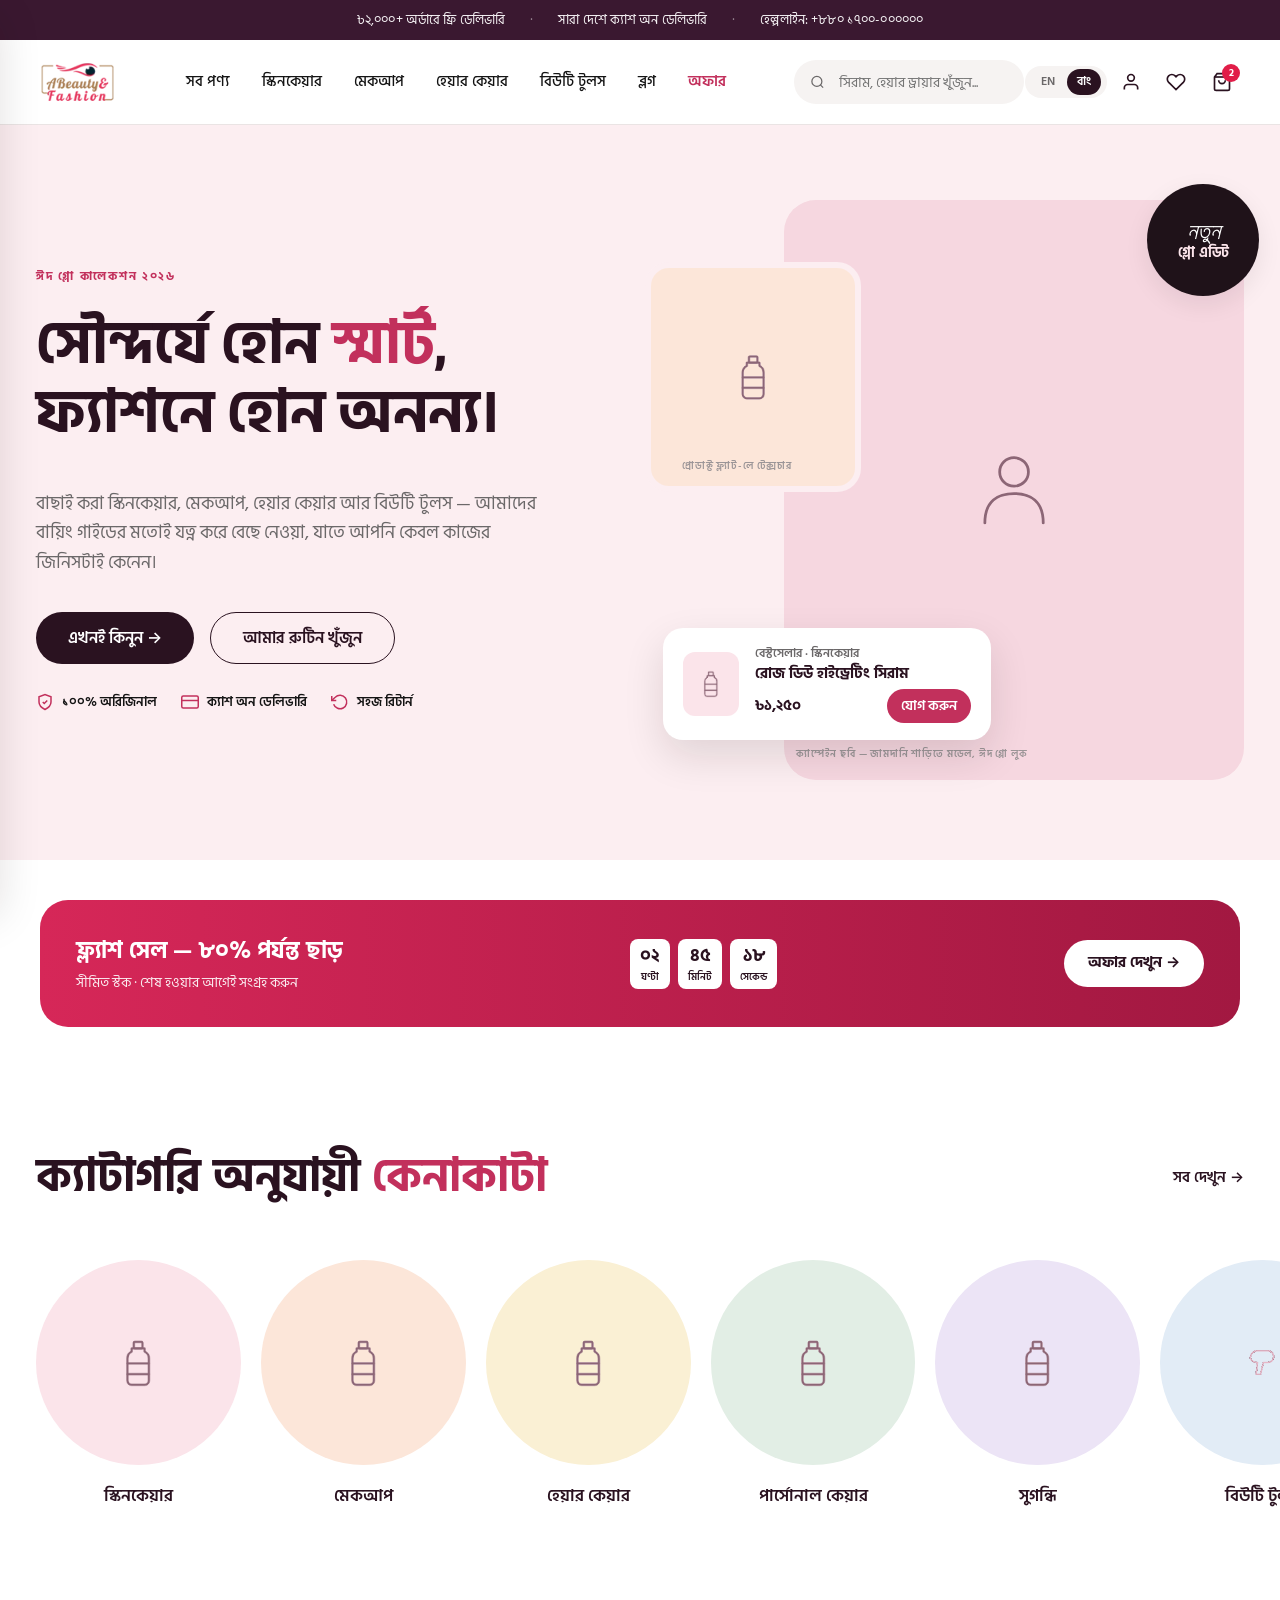
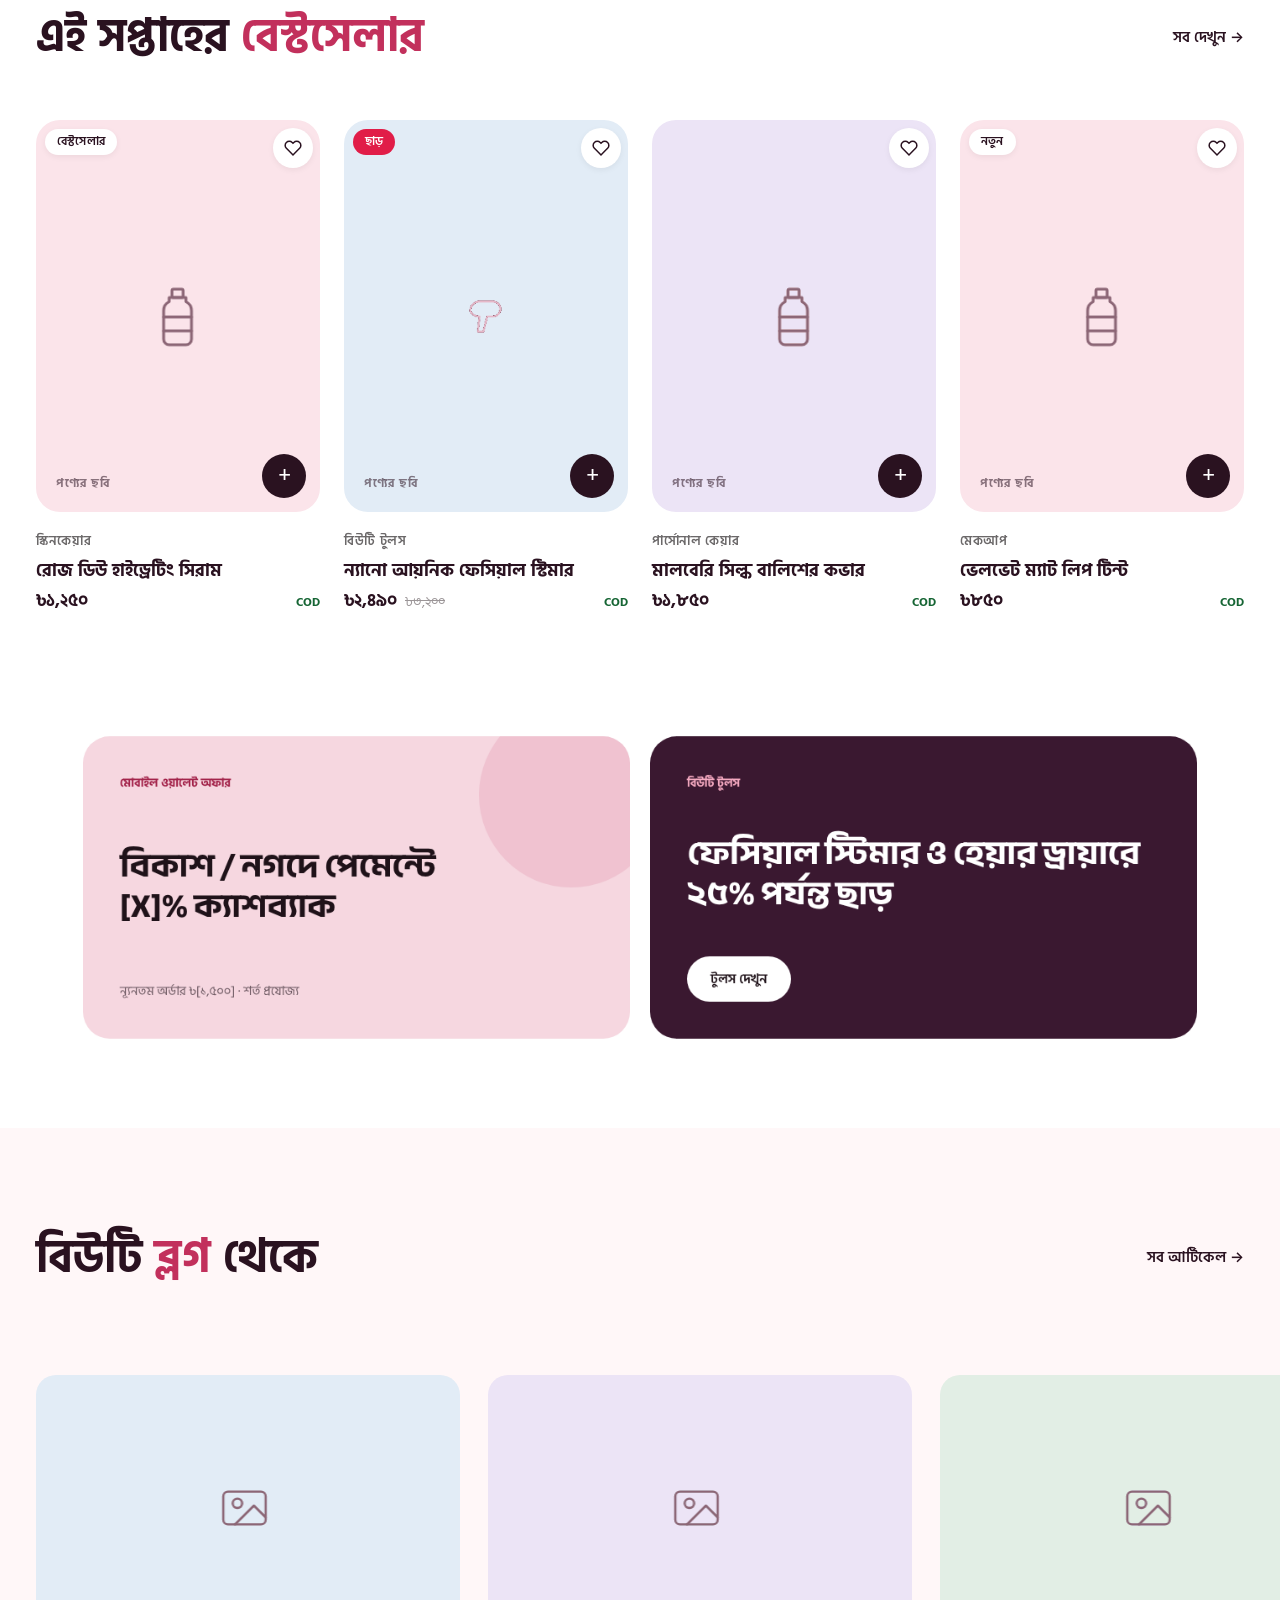
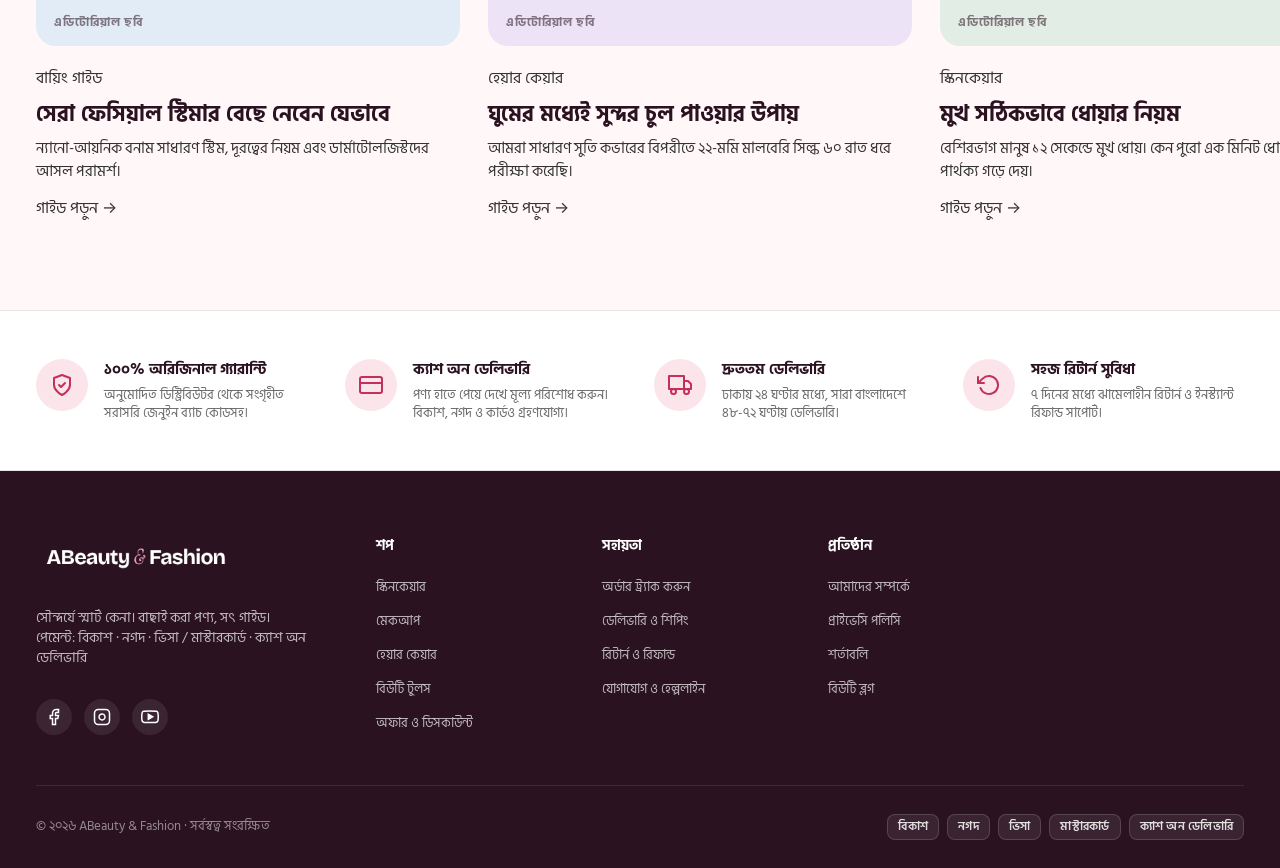
<file: index-bn.html>
<!DOCTYPE html>
<html lang="bn">

<head>
  <meta charset="UTF-8">
  <meta name="viewport" content="width=device-width, initial-scale=1.0">
  <title>এবিউটি অ্যান্ড ফ্যাশন — বিশ্বস্ত স্কিনকেয়ার, মেকআপ ও সৎ বায়িং গাইড</title>
  <!-- Google Fonts: Inter, Cormorant Garamond, Hind Siliguri -->
  <link rel="preconnect" href="https://fonts.googleapis.com">
  <link rel="preconnect" href="https://fonts.gstatic.com" crossorigin>
  <link
    href="https://fonts.googleapis.com/css2?family=Bricolage+Grotesque:opsz,wght@12..96,400..800&family=Cormorant+Garamond:ital,wght@0,400;0,500;0,600;0,700;1,400;1,500;1,600;1,700&family=Hind+Siliguri:wght@400;500;600;700&family=Instrument+Serif:ital@0;1&family=Inter:wght@300;400;500;600;700;800;900&display=swap"
    rel="stylesheet">
  <link rel="stylesheet" href="assets/css/style.css">
  <style>
    :root {
      --font-body: "Inter", "Arial", sans-serif;
      --font-display: "Inter", "Arial", sans-serif;
      --font-accent: "Instrument Serif", "Georgia", serif;
      --font-bn: "Hind Siliguri", "Inter", sans-serif;
      --font-hero: "Bricolage Grotesque", "Inter", sans-serif;
    }
  </style>
</head>

<body class="index-bn-page lang-bn">

  <!-- Top Announcement Bar (Bangla, matches 32-Bangla-Desktop-Home.png) -->
  <div class="announcement-bar" style="font-size: 0.7825rem;">
    <span>৳২,০০০+ অর্ডারে ফ্রি ডেলিভারি</span>
    <span class="announcement-sep" style="margin: 0 25px;">&#183;</span>
    <span>সারা দেশে ক্যাশ অন ডেলিভারি</span>
    <span class="announcement-sep announcement-sep-desktop" style="margin: 0 25px;">&#183;</span>
    <span class="announcement-helpline-desktop">হেল্পলাইন: +৮৮০ ১৭০০-০০০০০০</span>
  </div>

  <!-- Pure CSS Drawer Toggle Checkbox -->
  <input type="checkbox" id="mobile-drawer-toggle" class="drawer-checkbox">

  <!-- Mobile Drawer Overlay -->
  <label for="mobile-drawer-toggle" class="drawer-overlay"></label>

  <!-- Mobile Menu Drawer (Bangla) -->
  <aside class="mobile-drawer">
    <div class="drawer-header">
      <a href="index-bn.html" class="brand-logo">
        <img src="assets/images/logo.png" alt="ABeauty & Fashion">
      </a>
      <label for="mobile-drawer-toggle" class="drawer-close-btn">&times;</label>
    </div>
    <div class="drawer-body">
      <a href="account.html" class="drawer-user-card">
        <div class="drawer-avatar">
          <svg width="20" height="20" viewBox="0 0 24 24" fill="none" stroke="currentColor" stroke-width="2">
            <path d="M20 21v-2a4 4 0 0 0-4-4H8a4 4 0 0 0-4 4v2"></path>
            <circle cx="12" cy="7" r="4"></circle>
          </svg>
        </div>
        <div class="drawer-user-info">
          <h4>সাইন ইন অথবা রেজিস্টার</h4>
          <p>অর্ডার ট্র্যাক করুন, পছন্দের তালিকা দেখুন</p>
        </div>
      </a>

      <ul class="drawer-nav-list">
        <li class="drawer-nav-item">
          <a href="shop.html" class="drawer-nav-link">সব পণ্য <span>&rsaquo;</span></a>
        </li>
        <li class="drawer-nav-item">
          <details class="drawer-accordion" open>
            <summary>
              <span class="text-accent">স্কিনকেয়ার</span>
              <span class="chevron-icon">&#9662;</span>
            </summary>
            <div class="drawer-subnav">
              <a href="shop.html">ক্লিনজার</a>
              <a href="shop.html">সিরাম</a>
              <a href="shop.html">ময়েশ্চারাইজার</a>
              <a href="shop.html">সানস্ক্রিন ও মাস্ক</a>
            </div>
          </details>
        </li>
        <li class="drawer-nav-item">
          <details class="drawer-accordion">
            <summary>
              <span>মেকআপ</span>
              <span class="chevron-icon">&#9662;</span>
            </summary>
            <div class="drawer-subnav">
              <a href="shop.html">বেস মেকআপ</a>
              <a href="shop.html">লিপ টিন্ট</a>
              <a href="shop.html">আই কেয়ার</a>
            </div>
          </details>
        </li>
        <li class="drawer-nav-item">
          <details class="drawer-accordion">
            <summary>
              <span>হেয়ার কেয়ার</span>
              <span class="chevron-icon">&#9662;</span>
            </summary>
            <div class="drawer-subnav">
              <a href="shop.html">ট্রিটমেন্ট</a>
              <a href="shop.html">ব্রাশ ও কম্ব</a>
              <a href="shop.html">সিল্ক এক্সেসরিজ</a>
            </div>
          </details>
        </li>
        <li class="drawer-nav-item">
          <details class="drawer-accordion">
            <summary>
              <span>পার্সোনাল কেয়ার</span>
              <span class="chevron-icon">&#9662;</span>
            </summary>
            <div class="drawer-subnav">
              <a href="shop.html">বডি কেয়ার</a>
              <a href="shop.html">স্লিপ এসেনশিয়ালস</a>
            </div>
          </details>
        </li>
        <li class="drawer-nav-item">
          <details class="drawer-accordion">
            <summary>
              <span>বিউটি টুলস</span>
              <span class="chevron-icon">&#9662;</span>
            </summary>
            <div class="drawer-subnav">
              <a href="shop.html">ফেসিয়াল স্টিমার</a>
              <a href="shop.html">হেয়ার ড্রায়ার</a>
              <a href="shop.html">রোলার</a>
            </div>
          </details>
        </li>
        <li class="drawer-nav-item">
          <a href="shop.html" class="drawer-nav-link text-accent">অফার <span>&rsaquo;</span></a>
        </li>
      </ul>

      <div style="margin-top: 24px;">
        <a href="checkout-bn.html" class="btn btn-accent btn-block">ক্যাশ অন ডেলিভারি চেকআউট</a>
      </div>

      <div class="drawer-subnav" style="padding-left: 0; margin-top: 16px;">
        <a href="about.html#journal" style="font-weight: 600; color: var(--color-dark);">বিউটি ব্লগ</a>
        <a href="account.html" style="font-weight: 600; color: var(--color-dark);">অর্ডার ট্র্যাক করুন</a>
        <a href="contact.html" style="font-weight: 600; color: var(--color-dark);">সাহায্য ও যোগাযোগ</a>
      </div>
    </div>
  </aside>

  <!-- Sticky Site Header (Bangla) -->
  <header class="site-header">
    <div class="container">
      <div class="header-inner">
        <!-- Mobile Hamburger Toggle -->
        <label for="mobile-drawer-toggle" class="mobile-nav-toggle" aria-label="Open Navigation">
          <svg width="24" height="24" viewBox="0 0 24 24" fill="none" stroke="currentColor" stroke-width="2">
            <line x1="3" y1="6" x2="21" y2="6"></line>
            <line x1="3" y1="12" x2="21" y2="12"></line>
            <line x1="3" y1="18" x2="21" y2="18"></line>
          </svg>
        </label>

        <!-- Brand Logo -->
        <a href="index-bn.html" class="brand-logo">
          <img src="assets/images/logo.png" alt="ABeauty & Fashion">
        </a>

        <!-- Desktop Navigation Links -->
        <nav class="main-nav">
          <a href="shop.html" class="nav-link">সব পণ্য</a>
          <a href="shop.html" class="nav-link">স্কিনকেয়ার</a>
          <a href="shop.html" class="nav-link">মেকআপ</a>
          <a href="shop.html" class="nav-link">হেয়ার কেয়ার</a>
          <a href="shop.html" class="nav-link">বিউটি টুলস</a>
          <a href="about.html#journal" class="nav-link">ব্লগ</a>
          <a href="shop.html" class="nav-link sale-link">অফার</a>
        </nav>

        <!-- Search Bar, Language Switcher, Action Icons -->
        <div class="header-actions">
          <form action="search.html" method="get" class="search-form" style="width: calc(270px - 2.5rem);">
            <span class="search-icon">
              <svg width="15" height="15" viewBox="0 0 24 24" fill="none" stroke="currentColor" stroke-width="2">
                <circle cx="11" cy="11" r="8"></circle>
                <line x1="21" y1="21" x2="16.65" y2="16.65"></line>
              </svg>
            </span>
            <input type="text" name="q" class="search-input" placeholder="সিরাম, হেয়ার ড্রায়ার খুঁজুন...">
          </form>

          <div class="lang-switch">
            <a href="index.html" class="lang-btn">EN</a>
            <a href="index-bn.html" class="lang-btn active">বাং</a>
          </div>

          <a href="account.html" class="action-icon-btn" aria-label="Account">
            <svg width="20" height="20" viewBox="0 0 24 24" fill="none" stroke="currentColor" stroke-width="2">
              <path d="M20 21v-2a4 4 0 0 0-4-4H8a4 4 0 0 0-4 4v2"></path>
              <circle cx="12" cy="7" r="4"></circle>
            </svg>
          </a>

          <a href="account.html#wishlist" class="action-icon-btn" aria-label="Wishlist">
            <svg width="20" height="20" viewBox="0 0 24 24" fill="none" stroke="currentColor" stroke-width="2">
              <path
                d="M20.84 4.61a5.5 5.5 0 0 0-7.78 0L12 5.67l-1.06-1.06a5.5 5.5 0 0 0-7.78 7.78l1.06 1.06L12 21.23l7.78-7.78 1.06-1.06a5.5 5.5 0 0 0 0-7.78z">
              </path>
            </svg>
          </a>

          <a href="cart.html" class="action-icon-btn" aria-label="Bag">
            <svg width="20" height="20" viewBox="0 0 24 24" fill="none" stroke="currentColor" stroke-width="2">
              <path d="M6 2L3 6v14a2 2 0 0 0 2 2h14a2 2 0 0 0 2-2V6l-3-4z"></path>
              <line x1="3" y1="6" x2="21" y2="6"></line>
              <path d="M16 10a4 4 0 0 1-8 0"></path>
            </svg>
            <span class="badge-count"><span class="badge-desktop">2</span><span class="badge-mobile" style="display: none;">২</span></span>
          </a>
        </div>
      </div>
      <!-- Mobile Subheader: Search Bar (matches 33-Bangla-Mobile-Home.png) -->
      <div class="mobile-subheader mobile-bn-subheader">
        <form action="search.html" method="get" class="mobile-search-form">
          <span class="search-icon">
            <svg width="16" height="16" viewBox="0 0 24 24" fill="none" stroke="currentColor" stroke-width="2">
              <circle cx="11" cy="11" r="8"></circle>
              <line x1="21" y1="21" x2="16.65" y2="16.65"></line>
            </svg>
          </span>
          <input type="text" name="q" class="mobile-search-input" placeholder="সিরাম, লিপস্টিক খুঁজুন...">
        </form>
      </div>
    </div>
  </header>

  <!-- Hero Section (matches 32-Bangla-Desktop-Home.png) -->
  <section class="hero-section">
    <div class="container">
      <div class="hero-grid">
        <!-- Hero Text & CTAs -->
        <div class="hero-content">
          <span class="eyebrow" style="color: var(--color-accent); font-weight: 700; letter-spacing: 0.15em;">ঈদ গ্লো কালেকশন ২০২৬</span>
          <h1 class="hero-title" style="font-family: 'Bricolage Grotesque', var(--font-bn); font-size: 3.75rem; line-height: 1.15; font-weight: 700; margin-bottom: 42px;">
            সৌন্দর্যে হোন <span style="color: var(--color-accent);">স্মার্ট</span>,<br>
            ফ্যাশনে হোন অনন্য।
          </h1>
          <p class="hero-desc">
            বাছাই করা স্কিনকেয়ার, মেকআপ, হেয়ার কেয়ার আর বিউটি টুলস &mdash; আমাদের বায়িং গাইডের মতোই যত্ন করে বেছে নেওয়া, যাতে আপনি কেবল কাজের জিনিসটাই কেনেন।
          </p>
          <div class="hero-buttons" style="margin-bottom: 28px;">
            <a href="shop.html" class="btn btn-primary btn-lg">এখনই কিনুন &rarr;</a>
            <a href="shop.html" class="btn btn-outline btn-lg">আমার রুটিন খুঁজুন</a>
          </div>
          <div class="hero-trust-bar">
            <div class="trust-item">
              <span class="trust-icon">
                <svg width="18" height="18" viewBox="0 0 24 24" fill="none" stroke="currentColor" stroke-width="2">
                  <path d="M12 22s8-4 8-10V5l-8-3-8 3v7c0 6 8 10 8 10z"></path>
                  <polyline points="9 12 11 14 15 10"></polyline>
                </svg>
              </span>
              <span>১০০% অরিজিনাল</span>
            </div>
            <div class="trust-item">
              <span class="trust-icon">
                <svg width="18" height="18" viewBox="0 0 24 24" fill="none" stroke="currentColor" stroke-width="2">
                  <rect x="1" y="4" width="22" height="16" rx="2" ry="2"></rect>
                  <line x1="1" y1="10" x2="23" y2="10"></line>
                </svg>
              </span>
              <span>ক্যাশ অন ডেলিভারি</span>
            </div>
            <div class="trust-item">
              <span class="trust-icon">
                <svg width="18" height="18" viewBox="0 0 24 24" fill="none" stroke="currentColor" stroke-width="2">
                  <polyline points="1 4 1 10 7 10"></polyline>
                  <path d="M3.51 15a9 9 0 1 0 2.13-9.36L1 10"></path>
                </svg>
              </span>
              <span>সহজ রিটার্ন</span>
            </div>
          </div>
        </div>

        <!-- Hero Visual Composition -->
        <div class="hero-visual">
          <div class="hero-main-card" style="display: flex; align-items: center; justify-content: center;">
            <img src="assets/images/hero-model.svg" alt="ক্যাম্পেইন মডেল" class="hero-model-img"
              style="position: absolute; top: 50%; left: 50%; transform: translate(-50%, -50%); margin: auto; width: 62.92px; display: block;"
              data-calibrated="52px + 10% = 57.2px, + further 10% = 62.92px (62.4px); centered: top: 50%; left: 50%; transform: translate(-50%, -50%);">
            <span class="hero-label-caption hero-label-caption-desktop"
              style="left: 28px; right: auto; text-align: left; transform: translateX(-1rem);">ক্যাম্পেইন ছবি &mdash; জামদানি শাড়িতে মডেল, ঈদ গ্লো লুক</span>
            <span class="hero-label-caption hero-label-caption-mobile" style="display: none;">জামদানি শাড়িতে মডেল — ঈদ লুক</span>
          </div>

          <div class="hero-glow-badge">
            <span>নতুন</span>
            <em>গ্লো এডিট</em>
          </div>

          <div class="hero-inset-texture">
            <img src="assets/images/images remade/product-bottle.svg" alt="প্রোডাক্ট ফ্ল্যাট-লে"
              style="width: 69px; height: auto;">
            <span class="hero-label-caption" style="bottom: 12px; font-size: 0.65rem; transform: translateX(-1rem);">প্রোডাক্ট ফ্ল্যাট-লে টেক্সচার</span>
          </div>

          <div class="hero-product-toast">
            <div class="toast-thumb">
              <img src="assets/images/images remade/product-bottle.svg" alt="রোজ ডিউ হাইড্রেটিং সিরাম"
                style="width: 40px; height: auto;">
            </div>
            <div class="toast-info" style="flex: 1; width: 100%;">
              <h5>বেস্টসেলার · স্কিনকেয়ার</h5>
              <h4 class="toast-info" style="width: 100%;">রোজ ডিউ হাইড্রেটিং সিরাম</h4>
              <div class="toast-price-row"
                style="display: flex; align-items: center; justify-content: space-between; gap: 8px; width: 100%; margin-top: 4px;">
                <div class="toast-price">৳১,২৫০</div>
                <a href="#added-to-bag-modal" class="btn btn-accent btn-sm"
                  style="padding: 6px 14px; border-radius: var(--radius-full);">যোগ করুন</a>
              </div>
            </div>
          </div>
        </div>
      </div>
    </div>
  </section>

  <!-- Flash Sale 80% Bar (matches 32-Bangla-Desktop-Home.png) -->
  <section class="container" style="margin-bottom: 24px;">
    <div class="flash-sale-bn-bar"
      style="width: calc(100% - 0.5rem); min-height: calc(96px + 1.2rem); padding-top: calc(24px + 0.6rem); padding-bottom: calc(24px + 0.6rem); margin-left: auto; margin-right: auto;"
      data-calibrated="height: +1.2rem; width: -0.5rem;">
      <div>
        <h2 class="flash-sale-title">
          <span class="desktop-flash-title">ফ্ল্যাশ সেল &mdash; ৮০% পর্যন্ত ছাড়</span>
          <span class="mobile-flash-title" style="display: none;">ফ্ল্যাশ সেল</span>
        </h2>
        <span class="mobile-flash-badge" style="display: none;">৪০% পর্যন্ত ছাড়</span>
        <p style="font-size: 0.88rem; opacity: 0.9; margin-top: 4px;">সীমিত স্টক · শেষ হওয়ার আগেই সংগ্রহ করুন</p>
      </div>

      <div class="countdown-box">
        <div class="countdown-unit">
          ০২
          <small>ঘণ্টা</small>
        </div>
        <div class="countdown-unit">
          ৪৫
          <small>মিনিট</small>
        </div>
        <div class="countdown-unit">
          ১৮
          <small>সেকেন্ড</small>
        </div>
      </div>

      <a href="shop.html" class="btn flash-sale-action-btn" style="background: #FFF; color: var(--color-dark); font-weight: 700;">
        <span class="desktop-btn-text">অফার দেখুন &rarr;</span>
        <span class="mobile-btn-text" style="display: none;">দেখুন</span>
      </a>
    </div>
  </section>

  <!-- Category Section (matches 32-Bangla-Desktop-Home.png) -->
  <section class="category-section">
    <div class="container">
      <div class="section-header">
        <h2 class="section-title">
          <span class="desktop-cat-title">ক্যাটাগরি অনুযায়ী <span style="color: var(--color-accent);">কেনাকাটা</span></span>
          <span class="mobile-cat-title" style="display: none;">ক্যাটাগরি</span>
        </h2>
        <a href="shop.html" class="section-link">সব দেখুন &rarr;</a>
      </div>
      <div class="category-grid" style="gap: 20px; justify-content: space-between;">
        <a href="shop.html" class="category-card">
          <div class="category-circle"
            style="width: 204.864px; height: 204.864px; background-color: var(--pastel-pink);"
            data-calibrated="width: 204.864px; height: 204.864px; (211.2px - 3%, 192px)">
            <img src="assets/images/images remade/product-bottle.svg" alt="স্কিনকেয়ার">
          </div>
          <span class="category-name">স্কিনকেয়ার</span>
        </a>
        <a href="shop.html" class="category-card">
          <div class="category-circle"
            style="width: 204.864px; height: 204.864px; background-color: var(--pastel-peach);"
            data-calibrated="width: 204.864px; height: 204.864px; (211.2px - 3%, 192px)">
            <img src="assets/images/images remade/product-bottle.svg" alt="মেকআপ">
          </div>
          <span class="category-name">মেকআপ</span>
        </a>
        <a href="shop.html" class="category-card">
          <div class="category-circle"
            style="width: 204.864px; height: 204.864px; background-color: var(--pastel-warm);"
            data-calibrated="width: 204.864px; height: 204.864px; (211.2px - 3%, 192px)">
            <img src="assets/images/images remade/product-bottle.svg" alt="হেয়ার কেয়ার">
          </div>
          <span class="category-name">হেয়ার কেয়ার</span>
        </a>
        <a href="shop.html" class="category-card">
          <div class="category-circle"
            style="width: 204.864px; height: 204.864px; background-color: var(--pastel-sage);"
            data-calibrated="width: 204.864px; height: 204.864px; (211.2px - 3%, 192px)">
            <img src="assets/images/images remade/product-bottle.svg" alt="পার্সোনাল কেয়ার">
          </div>
          <span class="category-name">পার্সোনাল কেয়ার</span>
        </a>
        <a href="shop.html" class="category-card">
          <div class="category-circle"
            style="width: 204.864px; height: 204.864px; background-color: var(--pastel-lilac);"
            data-calibrated="width: 204.864px; height: 204.864px; (211.2px - 3%, 192px)">
            <img src="assets/images/images remade/product-bottle.svg" alt="সুগন্ধি">
          </div>
          <span class="category-name">সুগন্ধি</span>
        </a>
        <a href="shop.html" class="category-card">
          <div class="category-circle"
            style="width: 204.864px; height: 204.864px; background-color: var(--pastel-blue);"
            data-calibrated="width: 204.864px; height: 204.864px; (211.2px - 3%, 192px)">
            <img src="assets/images/images remade/product-steamer.svg" alt="বিউটি টুলস">
          </div>
          <span class="category-name">বিউটি টুলস</span>
        </a>
      </div>
    </div>
  </section>

  <!-- Bestsellers Bangla (matches 32-Bangla-Desktop-Home.png) -->
  <section class="products-section">
    <div class="container">
      <div class="section-header">
        <h2 class="section-title">
          <span class="desktop-bs-title">এই সপ্তাহের <span style="color: var(--color-accent);">বেস্টসেলার</span></span>
          <span class="mobile-bs-title" style="display: none;">বেস্টসেলার</span>
        </h2>
        <a href="shop.html" class="section-link">সব দেখুন &rarr;</a>
      </div>

      <div class="product-grid">
        <!-- Product 1 -->
        <article class="product-card">
          <div class="product-card-visual" style="background-color: var(--pastel-pink);">
            <div class="product-badge-top">
              <span class="pill-badge pill-badge-white">বেস্টসেলার</span>
            </div>
            <a href="account.html#wishlist" class="wishlist-btn" title="উইশলিস্টে যোগ করুন" aria-label="উইশলিস্টে যোগ করুন">
              <svg width="18" height="18" viewBox="0 0 24 24" fill="none" stroke="currentColor" stroke-width="2">
                <path
                  d="M20.84 4.61a5.5 5.5 0 0 0-7.78 0L12 5.67l-1.06-1.06a5.5 5.5 0 0 0-7.78 7.78l1.06 1.06L12 21.23l7.78-7.78 1.06-1.06a5.5 5.5 0 0 0 0-7.78z">
                </path>
              </svg>
            </a>
            <img src="assets/images/images remade/product-bottle.svg" alt="রোজ ডিউ হাইড্রেটিং সিরাম"
              style="width: 91.476px; height: auto;"
              data-calibrated="width: 91.476px; (+10% from 83.16px; 37.8px; 45.36px);">
            <span class="product-photo-label">পণ্যের ছবি</span>
            <a href="#added-to-bag-modal" class="quick-add-btn" title="দ্রুত যোগ করুন"
              style="font-size: 1.5rem; line-height: 1;">+</a>
          </div>
          <span class="product-category-name">স্কিনকেয়ার</span>
          <h3 class="product-title"><a href="product.html">রোজ ডিউ হাইড্রেটিং সিরাম</a></h3>
          <div class="product-meta-row">
            <span class="product-price">৳১,২৫০</span>
            <span style="font-size: 0.75rem; font-weight: 700; color: #166534;">COD</span>
          </div>
        </article>

        <!-- Product 2 -->
        <article class="product-card">
          <div class="product-card-visual" style="background-color: var(--pastel-blue);">
            <div class="product-badge-top">
              <span class="pill-badge pill-badge-sale">ছাড়</span>
            </div>
            <a href="account.html#wishlist" class="wishlist-btn" title="উইশলিস্টে যোগ করুন" aria-label="উইশলিস্টে যোগ করুন">
              <svg width="18" height="18" viewBox="0 0 24 24" fill="none" stroke="currentColor" stroke-width="2">
                <path
                  d="M20.84 4.61a5.5 5.5 0 0 0-7.78 0L12 5.67l-1.06-1.06a5.5 5.5 0 0 0-7.78 7.78l1.06 1.06L12 21.23l7.78-7.78 1.06-1.06a5.5 5.5 0 0 0 0-7.78z">
                </path>
              </svg>
            </a>
            <img src="assets/images/images remade/product-steamer.svg" alt="ন্যানো আয়নিক ফেসিয়াল স্টিমার"
              style="width: 91.476px; height: auto;"
              data-calibrated="width: 91.476px; (+10% from 83.16px; 37.8px; 45.36px);">
            <span class="product-photo-label">পণ্যের ছবি</span>
            <a href="#added-to-bag-modal" class="quick-add-btn" title="দ্রুত যোগ করুন"
              style="font-size: 1.5rem; line-height: 1;">+</a>
          </div>
          <span class="product-category-name">বিউটি টুলস</span>
          <h3 class="product-title"><a href="product.html">ন্যানো আয়নিক ফেসিয়াল স্টিমার</a></h3>
          <div class="product-meta-row">
            <div class="product-price-wrap">
              <span class="product-price">৳২,৪৯০</span>
              <span class="product-old-price">৳৩,২০০</span>
            </div>
            <span style="font-size: 0.75rem; font-weight: 700; color: #166534;">COD</span>
          </div>
        </article>

        <!-- Product 3 -->
        <article class="product-card">
          <div class="product-card-visual" style="background-color: var(--pastel-lilac);">
            <a href="account.html#wishlist" class="wishlist-btn" title="উইশলিস্টে যোগ করুন" aria-label="উইশলিস্টে যোগ করুন">
              <svg width="18" height="18" viewBox="0 0 24 24" fill="none" stroke="currentColor" stroke-width="2">
                <path
                  d="M20.84 4.61a5.5 5.5 0 0 0-7.78 0L12 5.67l-1.06-1.06a5.5 5.5 0 0 0-7.78 7.78l1.06 1.06L12 21.23l7.78-7.78 1.06-1.06a5.5 5.5 0 0 0 0-7.78z">
                </path>
              </svg>
            </a>
            <img src="assets/images/images remade/product-bottle.svg" alt="মালবেরি সিল্ক বালিশের কভার"
              style="width: 91.476px; height: auto;"
              data-calibrated="width: 91.476px; (+10% from 83.16px; 37.8px; 45.36px);">
            <span class="product-photo-label">পণ্যের ছবি</span>
            <a href="#added-to-bag-modal" class="quick-add-btn" title="দ্রুত যোগ করুন"
              style="font-size: 1.5rem; line-height: 1;">+</a>
          </div>
          <span class="product-category-name">পার্সোনাল কেয়ার</span>
          <h3 class="product-title"><a href="product.html">মালবেরি সিল্ক বালিশের কভার</a></h3>
          <div class="product-meta-row">
            <span class="product-price">৳১,৮৫০</span>
            <span style="font-size: 0.75rem; font-weight: 700; color: #166534;">COD</span>
          </div>
        </article>

        <!-- Product 4 -->
        <article class="product-card">
          <div class="product-card-visual" style="background-color: var(--pastel-pink);">
            <div class="product-badge-top">
              <span class="pill-badge pill-badge-white">নতুন</span>
            </div>
            <a href="account.html#wishlist" class="wishlist-btn" title="উইশলিস্টে যোগ করুন" aria-label="উইশলিস্টে যোগ করুন">
              <svg width="18" height="18" viewBox="0 0 24 24" fill="none" stroke="currentColor" stroke-width="2">
                <path
                  d="M20.84 4.61a5.5 5.5 0 0 0-7.78 0L12 5.67l-1.06-1.06a5.5 5.5 0 0 0-7.78 7.78l1.06 1.06L12 21.23l7.78-7.78 1.06-1.06a5.5 5.5 0 0 0 0-7.78z">
                </path>
              </svg>
            </a>
            <img src="assets/images/images remade/product-bottle.svg" alt="ভেলভেট ম্যাট লিপ টিন্ট"
              style="width: 91.476px; height: auto;"
              data-calibrated="width: 91.476px; (+10% from 83.16px; 37.8px; 45.36px);">
            <span class="product-photo-label">পণ্যের ছবি</span>
            <a href="#added-to-bag-modal" class="quick-add-btn" title="দ্রুত যোগ করুন"
              style="font-size: 1.5rem; line-height: 1;">+</a>
          </div>
          <span class="product-category-name">মেকআপ</span>
          <h3 class="product-title"><a href="product.html">ভেলভেট ম্যাট লিপ টিন্ট</a></h3>
          <div class="product-meta-row">
            <span class="product-price">৳৮৫০</span>
            <span style="font-size: 0.75rem; font-weight: 700; color: #166534;">COD</span>
          </div>
        </article>
      </div>
    </div>
  </section>

  <!-- Mobile Payment & Split Promo Feature Section (matches 32-Bangla-Desktop-Home.svg) -->
  <section class="feature-split-section mobile-payment-section" data-reference="Design/32-Bangla-Desktop-Home.svg">
    <div class="container">
      <div class="mobile-payment-banner">
        <a href="shop.html" class="mobile-payment-banner-link" aria-label="মোবাইল ওয়ালেট অফার এবং বিউটি টুলস প্রমো">
          <img src="assets/images/32-Bangla-Desktop-Home.svg" data-reference="Design/32-Bangla-Desktop-Home.svg" alt="মোবাইল ওয়ালেট অফার বিকাশ ও নগদ ক্যাশব্যাক এবং বিউটি টুলস — ২৫% পর্যন্ত ছাড়" class="mobile-payment-img" style="width: 100%; height: auto; display: block; border-radius: 32px;">
        </a>
      </div>
      <div class="feature-split-grid mobile-payment-grid sr-only" style="position: absolute; width: 1px; height: 1px; padding: 0; margin: -1px; overflow: hidden; clip: rect(0, 0, 0, 0); white-space: nowrap; border: 0;">
        <!-- Blush Card: Mobile Wallet Offer -->
        <div class="feature-card feature-card-lavender wallet-promo-card">
          <div class="wallet-card-content">
            <span class="feature-eyebrow wallet-eyebrow">মোবাইল ওয়ালেট অফার</span>
            <h3 class="feature-title wallet-title">বিকাশ / নগদে পেমেন্টে<br><em>১০% ক্যাশব্যাক</em></h3>
            <p class="feature-desc wallet-desc">ন্যূনতম অর্ডার ৳১,৫০০ · সর্বোচ্চ ৳২০০ পর্যন্ত ক্যাশব্যাক · অফারটি সীমিত সময়ের জন্য।</p>
          </div>
        </div>
        <!-- Dark Card: Beauty Tools Promo -->
        <div class="feature-card feature-card-plum tools-promo-card">
          <div class="tools-card-content">
            <span class="feature-eyebrow tools-eyebrow">২৫% পর্যন্ত ছাড়</span>
            <h3 class="feature-title tools-title">ফেসিয়াল স্টিমার ও<br><em>হেয়ার ড্রায়ার</em></h3>
            <p class="feature-desc tools-desc">ক্লিনিক্যাল ফলাফল ঘরে বসেই — আমাদের বায়িং গাইডে শীর্ষস্থান পাওয়া বাছাই করা বিউটি টুলস।</p>
            <a href="shop.html" class="btn btn-outline-white tools-btn">টুলস দেখুন</a>
          </div>
        </div>
      </div>
    </div>
  </section>

  <!-- Blog / Journal Section (Bangla, matches 32-Bangla-Desktop-Home.png) -->
  <section class="journal-section" id="journal">
    <div class="container">
      <div class="section-header">
        <h2 class="section-title">
          <span class="desktop-journal-title">বিউটি <span style="color: var(--color-accent);">ব্লগ</span> থেকে</span>
          <span class="mobile-journal-title" style="display: none;">বিউটি <span style="color: var(--color-accent);">ব্লগ</span></span>
        </h2>
        <a href="about.html#journal" class="section-link">সব আর্টিকেল &rarr;</a>
      </div>

      <div class="journal-grid">
        <article class="journal-card">
          <div class="journal-visual"
            style="background-color: var(--pastel-blue); height: calc(335px - 1.6rem - 2.4rem); margin-top: 1.6rem;"
            data-calibrated="height: 271px (335px - 1.6rem top - 2.4rem bottom); margin-top: 1.6rem;">
            <img src="assets/images/images remade/article-placeholder.svg" alt="সেরা ফেসিয়াল স্টিমার">
            <span class="product-photo-label" style="bottom: 14px; left: 18px;">এডিটোরিয়াল ছবি</span>
          </div>
          <span class="journal-eyebrow">বায়িং গাইড</span>
          <h3 class="journal-card-title">সেরা ফেসিয়াল স্টিমার বেছে নেবেন যেভাবে</h3>
          <p class="journal-card-snippet">ন্যানো-আয়নিক বনাম সাধারণ স্টিম, দূরত্বের নিয়ম এবং ডার্মাটোলজিস্টদের আসল পরামর্শ।</p>
          <a href="product.html" class="journal-card-link">গাইড পড়ুন &rarr;</a>
        </article>

        <article class="journal-card">
          <div class="journal-visual"
            style="background-color: var(--pastel-lilac); height: calc(335px - 1.6rem - 2.4rem); margin-top: 1.6rem;"
            data-calibrated="height: 271px (335px - 1.6rem top - 2.4rem bottom); margin-top: 1.6rem;">
            <img src="assets/images/images remade/article-placeholder.svg" alt="ঘুমের মধ্যে সুন্দর চুল">
            <span class="product-photo-label" style="bottom: 14px; left: 18px;">এডিটোরিয়াল ছবি</span>
          </div>
          <span class="journal-eyebrow">হেয়ার কেয়ার</span>
          <h3 class="journal-card-title">ঘুমের মধ্যেই সুন্দর চুল পাওয়ার উপায়</h3>
          <p class="journal-card-snippet">আমরা সাধারণ সুতি কভারের বিপরীতে ২২-মমি মালবেরি সিল্ক ৬০ রাত ধরে পরীক্ষা করেছি।</p>
          <a href="product.html" class="journal-card-link">গাইড পড়ুন &rarr;</a>
        </article>

        <article class="journal-card">
          <div class="journal-visual"
            style="background-color: var(--pastel-sage); height: calc(335px - 1.6rem - 2.4rem); margin-top: 1.6rem;"
            data-calibrated="height: 271px (335px - 1.6rem top - 2.4rem bottom); margin-top: 1.6rem;">
            <img src="assets/images/images remade/article-placeholder.svg" alt="মুখ ধোয়ার সঠিক নিয়ম">
            <span class="product-photo-label" style="bottom: 14px; left: 18px;">এডিটোরিয়াল ছবি</span>
          </div>
          <span class="journal-eyebrow">স্কিনকেয়ার</span>
          <h3 class="journal-card-title">মুখ সঠিকভাবে ধোয়ার নিয়ম</h3>
          <p class="journal-card-snippet">বেশিরভাগ মানুষ ১২ সেকেন্ডে মুখ ধোয়। কেন পুরো এক মিনিট ধোয়া ত্বকের জন্য পার্থক্য গড়ে দেয়।</p>
          <a href="product.html" class="journal-card-link">গাইড পড়ুন &rarr;</a>
        </article>
      </div>
    </div>
  </section>

  <!-- Trust Badges (Bangla, matches 32-Bangla-Desktop-Home.png) -->
  <section class="trust-props-section">
    <div class="container">
      <div class="trust-props-grid">
        <div class="trust-prop-card">
          <div class="trust-prop-icon">
            <svg width="24" height="24" viewBox="0 0 24 24" fill="none" stroke="currentColor" stroke-width="2" stroke-linecap="round" stroke-linejoin="round">
              <path d="M12 22s8-4 8-10V5l-8-3-8 3v7c0 6 8 10 8 10z"></path>
              <polyline points="9 12 11 14 15 10"></polyline>
            </svg>
          </div>
          <div class="trust-prop-content">
            <h4>১০০% অরিজিনাল গ্যারান্টি</h4>
            <p>অনুমোদিত ডিস্ট্রিবিউটর থেকে সংগৃহীত সরাসরি জেনুইন ব্যাচ কোডসহ।</p>
          </div>
        </div>
        <div class="trust-prop-card">
          <div class="trust-prop-icon">
            <svg width="24" height="24" viewBox="0 0 24 24" fill="none" stroke="currentColor" stroke-width="2" stroke-linecap="round" stroke-linejoin="round">
              <rect x="1" y="4" width="22" height="16" rx="2" ry="2"></rect>
              <line x1="1" y1="10" x2="23" y2="10"></line>
            </svg>
          </div>
          <div class="trust-prop-content">
            <h4>ক্যাশ অন ডেলিভারি</h4>
            <p>পণ্য হাতে পেয়ে দেখে মূল্য পরিশোধ করুন। বিকাশ, নগদ ও কার্ডও গ্রহণযোগ্য।</p>
          </div>
        </div>
        <div class="trust-prop-card">
          <div class="trust-prop-icon">
            <svg width="24" height="24" viewBox="0 0 24 24" fill="none" stroke="currentColor" stroke-width="2" stroke-linecap="round" stroke-linejoin="round">
              <rect x="1" y="3" width="15" height="13"></rect>
              <polygon points="16 8 20 8 23 11 23 16 16 16 16 8"></polygon>
              <circle cx="5.5" cy="18.5" r="2.5"></circle>
              <circle cx="18.5" cy="18.5" r="2.5"></circle>
            </svg>
          </div>
          <div class="trust-prop-content">
            <h4>দ্রুততম ডেলিভারি</h4>
            <p>ঢাকায় ২৪ ঘণ্টার মধ্যে, সারা বাংলাদেশে ৪৮-৭২ ঘণ্টায় ডেলিভারি।</p>
          </div>
        </div>
        <div class="trust-prop-card">
          <div class="trust-prop-icon">
            <svg width="24" height="24" viewBox="0 0 24 24" fill="none" stroke="currentColor" stroke-width="2" stroke-linecap="round" stroke-linejoin="round">
              <polyline points="1 4 1 10 7 10"></polyline>
              <path d="M3.51 15a9 9 0 1 0 2.13-9.36L1 10"></path>
            </svg>
          </div>
          <div class="trust-prop-content">
            <h4>সহজ রিটার্ন সুবিধা</h4>
            <p>৭ দিনের মধ্যে ঝামেলাহীন রিটার্ন ও ইনস্ট্যান্ট রিফান্ড সাপোর্ট।</p>
          </div>
        </div>
      </div>
    </div>
  </section>

  <!-- Site Footer (Bangla, matches 32-Bangla-Desktop-Home.png) -->
  <footer class="site-footer">
    <div class="container">
      <div class="footer-top">
        <div class="footer-brand">
          <div class="footer-logo-text">
          <a href="index-bn.html" class="footer-logo-link" aria-label="ABeauty &amp; Fashion">
            <img src="Design/footer-logo.png" alt="ABeauty &amp; Fashion" class="footer-logo-img">
          </a>
          <span class="sr-only">ABeauty <em>&amp;</em> Fashion</span>
        </div>
          <p class="footer-tagline">
            সৌন্দর্যে স্মার্ট কেনা। বাছাই করা পণ্য, সৎ গাইড।<br>
            পেমেন্ট: বিকাশ · নগদ · ভিসা / মাস্টারকার্ড · ক্যাশ অন ডেলিভারি
          </p>
          <div class="footer-social-links" style="display: flex; gap: 12px; margin-top: 16px;">
            <a href="https://facebook.com" class="action-icon-btn" aria-label="Facebook" style="width: 36px; height: 36px; background: rgba(255,255,255,0.08); border-radius: 50%; display: flex; align-items: center; justify-content: center; color: #FFF;">
              <svg width="18" height="18" viewBox="0 0 24 24" fill="none" stroke="currentColor" stroke-width="2"><path d="M18 2h-3a5 5 0 0 0-5 5v3H7v4h3v8h4v-8h3l1-4h-4V7a1 1 0 0 1 1-1h3z"></path></svg>
            </a>
            <a href="https://instagram.com" class="action-icon-btn" aria-label="Instagram" style="width: 36px; height: 36px; background: rgba(255,255,255,0.08); border-radius: 50%; display: flex; align-items: center; justify-content: center; color: #FFF;">
              <svg width="18" height="18" viewBox="0 0 24 24" fill="none" stroke="currentColor" stroke-width="2"><rect x="2" y="2" width="20" height="20" rx="5" ry="5"></rect><path d="M16 11.37A4 4 0 1 1 12.63 8 4 4 0 0 1 16 11.37z"></path><line x1="17.5" y1="6.5" x2="17.51" y2="6.5"></line></svg>
            </a>
            <a href="https://youtube.com" class="action-icon-btn" aria-label="YouTube" style="width: 36px; height: 36px; background: rgba(255,255,255,0.08); border-radius: 50%; display: flex; align-items: center; justify-content: center; color: #FFF;">
              <svg width="18" height="18" viewBox="0 0 24 24" fill="none" stroke="currentColor" stroke-width="2"><path d="M22.54 6.42a2.78 2.78 0 0 0-1.94-2C18.88 4 12 4 12 4s-6.88 0-8.6.46a2.78 2.78 0 0 0-1.94 2A29 29 0 0 0 1 11.75a29 29 0 0 0 .46 5.33A2.78 2.78 0 0 0 3.4 19c1.72.46 8.6.46 8.6.46s6.88 0 8.6-.46a2.78 2.78 0 0 0 1.94-2 29 29 0 0 0 .46-5.25 29 29 0 0 0-.46-5.33z"></path><polygon points="9.75 15.02 15.5 11.75 9.75 8.48 9.75 15.02" fill="currentColor"></polygon></svg>
            </a>
          </div>
        </div>

        <div class="footer-col">
          <h4 class="footer-col-title">শপ</h4>
          <ul class="footer-links-list">
            <li><a href="shop.html" class="footer-link">স্কিনকেয়ার</a></li>
            <li><a href="shop.html" class="footer-link">মেকআপ</a></li>
            <li><a href="shop.html" class="footer-link">হেয়ার কেয়ার</a></li>
            <li><a href="shop.html" class="footer-link">বিউটি টুলস</a></li>
            <li><a href="shop.html" class="footer-link">অফার ও ডিসকাউন্ট</a></li>
          </ul>
        </div>

        <div class="footer-col">
          <h4 class="footer-col-title">সহায়তা</h4>
          <ul class="footer-links-list">
            <li><a href="account.html" class="footer-link">অর্ডার ট্র্যাক করুন</a></li>
            <li><a href="contact.html" class="footer-link">ডেলিভারি ও শিপিং</a></li>
            <li><a href="contact.html" class="footer-link">রিটার্ন ও রিফান্ড</a></li>
            <li><a href="contact.html" class="footer-link">যোগাযোগ ও হেল্পলাইন</a></li>
          </ul>
        </div>

        <div class="footer-col">
          <h4 class="footer-col-title">প্রতিষ্ঠান</h4>
          <ul class="footer-links-list">
            <li><a href="about.html" class="footer-link">আমাদের সম্পর্কে</a></li>
            <li><a href="privacy.html" class="footer-link">প্রাইভেসি পলিসি</a></li>
            <li><a href="terms.html" class="footer-link">শর্তাবলি</a></li>
            <li><a href="about.html#journal" class="footer-link">বিউটি ব্লগ</a></li>
          </ul>
        </div>
      </div>

      <div class="footer-bottom">
        <div class="footer-copy-text">&copy; ২০২৬ ABeauty &amp; Fashion · সর্বস্বত্ব সংরক্ষিত</div>
        <div class="payment-methods-text">
          <span class="payment-pill">বিকাশ</span>
          <span class="payment-pill">নগদ</span>
          <span class="payment-pill">ভিসা</span>
          <span class="payment-pill">মাস্টারকার্ড</span>
          <span class="payment-pill">ক্যাশ অন ডেলিভারি</span>
        </div>
        <div class="mobile-bn-footer-payment" style="display: none;">
          পেমেন্ট: বিকাশ · নগদ · কার্ড · ক্যাশ অন ডেলিভারি
        </div>
        <div class="mobile-bn-footer-copy" style="display: none;">
          &copy; ২০২৬ ABeauty &amp; Fashion
        </div>
      </div>
    </div>
  </footer>

  <!-- ==========================================================================
       Pure CSS Modals & Overlays (Bangla)
       ========================================================================== -->

  <!-- Modal 1: Added to Bag -->
  <div id="added-to-bag-modal" class="modal-backdrop">
    <div class="modal-dialog">
      <a href="#" class="modal-close-icon">&times;</a>
      <div style="display: flex; align-items: center; gap: 8px; margin-bottom: 20px;">
        <span style="color: #166534; font-size: 1.2rem;">&#10003;</span>
        <h3 style="font-size: 1.15rem; font-weight: 700;">ব্যাগ-এ যোগ করা হয়েছে</h3>
      </div>
      <div style="display: flex; gap: 16px; margin-bottom: 20px;">
        <div
          style="width: 64px; height: 76px; background: var(--pastel-pink); border-radius: var(--radius-sm); display: flex; align-items: center; justify-content: center;">
          <img src="assets/images/images remade/product-bottle.svg" alt="সিরাম" style="width: 43px; height: auto;">
        </div>
        <div>
          <h4 style="font-size: 0.95rem; font-weight: 700; color: var(--color-dark);">রোজ ডিউ হাইড্রেটিং সিরাম</h4>
          <p style="font-size: 0.8rem; color: var(--color-text-muted); margin: 3px 0 6px;">৩০ মি.লি. · পরিমাণ ১</p>
          <strong style="font-size: 0.95rem; color: var(--color-dark);">৳১,২৫০</strong>
        </div>
      </div>
      <div class="cart-progress-box" style="margin-bottom: 24px;">
        <span class="cart-progress-text">ফ্রি ডেলিভারির জন্য আরও ৳৭৫০ যোগ করুন</span>
        <div class="progress-track">
          <div class="progress-fill" style="width: 62%;"></div>
        </div>
      </div>
      <div style="display: grid; grid-template-columns: 1fr 1fr; gap: 12px; margin-bottom: 14px;">
        <a href="cart.html" class="btn btn-outline btn-sm">ব্যাগ দেখুন (১)</a>
        <a href="checkout-bn.html" class="btn btn-accent btn-sm">চেকআউট</a>
      </div>
      <div style="text-align: center;">
        <a href="#" style="font-size: 0.82rem; color: var(--color-text-muted); text-decoration: underline;">কেনাকাটা চালিয়ে যান</a>
      </div>
    </div>
  </div>

  <!-- Modal 2: Subscribed -->
  <div id="subscribed-modal" class="modal-backdrop">
    <div class="modal-dialog" style="text-align: center;">
      <a href="#" class="modal-close-icon">&times;</a>
      <div
        style="background-color: var(--pastel-pink); border-radius: var(--radius-lg); padding: 30px 20px; margin-bottom: 24px;">
        <h2 style="font-family: var(--font-bn); font-size: 3.5rem; color: var(--color-accent); font-weight: 700;">গ্লো</h2>
      </div>
      <h3 style="font-size: 1.4rem; font-weight: 800; margin-bottom: 8px;">আপনি এখন <em class="accent-serif">গ্লো ক্লাবের</em> সদস্য</h3>
      <p style="font-size: 0.9rem; color: var(--color-text-muted); margin-bottom: 24px;">আপনার ইনবক্স চেক করুন। আপনার প্রথম ডিসকাউন্ট কোড এবং টিপস পাঠানো হয়েছে।</p>
      <a href="shop.html" class="btn btn-primary btn-block">কেনাকাটা শুরু করুন</a>
    </div>
  </div>

  <!-- Modal 3: Quick View -->
  <div id="quick-view-modal" class="modal-backdrop">
    <div class="modal-dialog" style="max-width: 680px;">
      <a href="#" class="modal-close-icon">&times;</a>
      <div style="display: grid; grid-template-columns: 1fr 1.2fr; gap: 24px; align-items: center;">
        <div
          style="background-color: var(--pastel-blue); border-radius: var(--radius-lg); aspect-ratio: 1/1.1; display: flex; flex-direction: column; align-items: center; justify-content: center; position: relative;">
          <img src="assets/images/images remade/product-steamer.svg" alt="ন্যানো আয়নিক ফেসিয়াল স্টিমার"
            style="width: 79px; height: auto;">
          <span class="product-photo-label" style="bottom: 12px; left: 16px;">পণ্যের ছবি</span>
        </div>
        <div>
          <span class="eyebrow">বিউটি টুলস</span>
          <h3 style="font-size: 1.35rem; font-weight: 800; color: var(--color-dark); margin-bottom: 8px;">ন্যানো আয়নিক ফেসিয়াল স্টিমার</h3>
          <div style="display: flex; align-items: baseline; gap: 10px; margin-bottom: 14px;">
            <span style="font-size: 1.4rem; font-weight: 800; color: var(--color-dark);">৳২,৪৯০</span>
            <span style="font-size: 0.9rem; color: var(--color-text-light); text-decoration: line-through;">৳৩,২০০</span>
          </div>
          <p style="font-size: 0.85rem; color: var(--color-text-muted); line-height: 1.5; margin-bottom: 20px;">
            উষ্ণ ন্যানো-বাষ্প মুখ ধোয়ার আগে লোমকূপ খুলে দেয়। আমাদের ফেসিয়াল স্টিমার বায়িং গাইডের সেরা পণ্য।
          </p>
          <div style="display: flex; gap: 10px; margin-bottom: 14px;">
            <a href="#added-to-bag-modal" class="btn btn-accent btn-sm" style="flex: 1;">ব্যাগ-এ যোগ করুন</a>
            <a href="account.html#wishlist" class="wishlist-btn" style="position: static; width: 42px; height: 42px;"
              title="উইশলিস্টে যোগ করুন" aria-label="উইশলিস্টে যোগ করুন">
              <svg width="18" height="18" viewBox="0 0 24 24" fill="none" stroke="currentColor" stroke-width="2">
                <path
                  d="M20.84 4.61a5.5 5.5 0 0 0-7.78 0L12 5.67l-1.06-1.06a5.5 5.5 0 0 0-7.78 7.78l1.06 1.06L12 21.23l7.78-7.78 1.06-1.06a5.5 5.5 0 0 0 0-7.78z">
                </path>
              </svg>
            </a>
          </div>
          <a href="product.html"
            style="font-size: 0.82rem; font-weight: 600; text-decoration: underline; color: var(--color-dark);">বিস্তারিত তথ্য দেখুন</a>
        </div>
      </div>
    </div>
  </div>

</body>

</html>
</file>
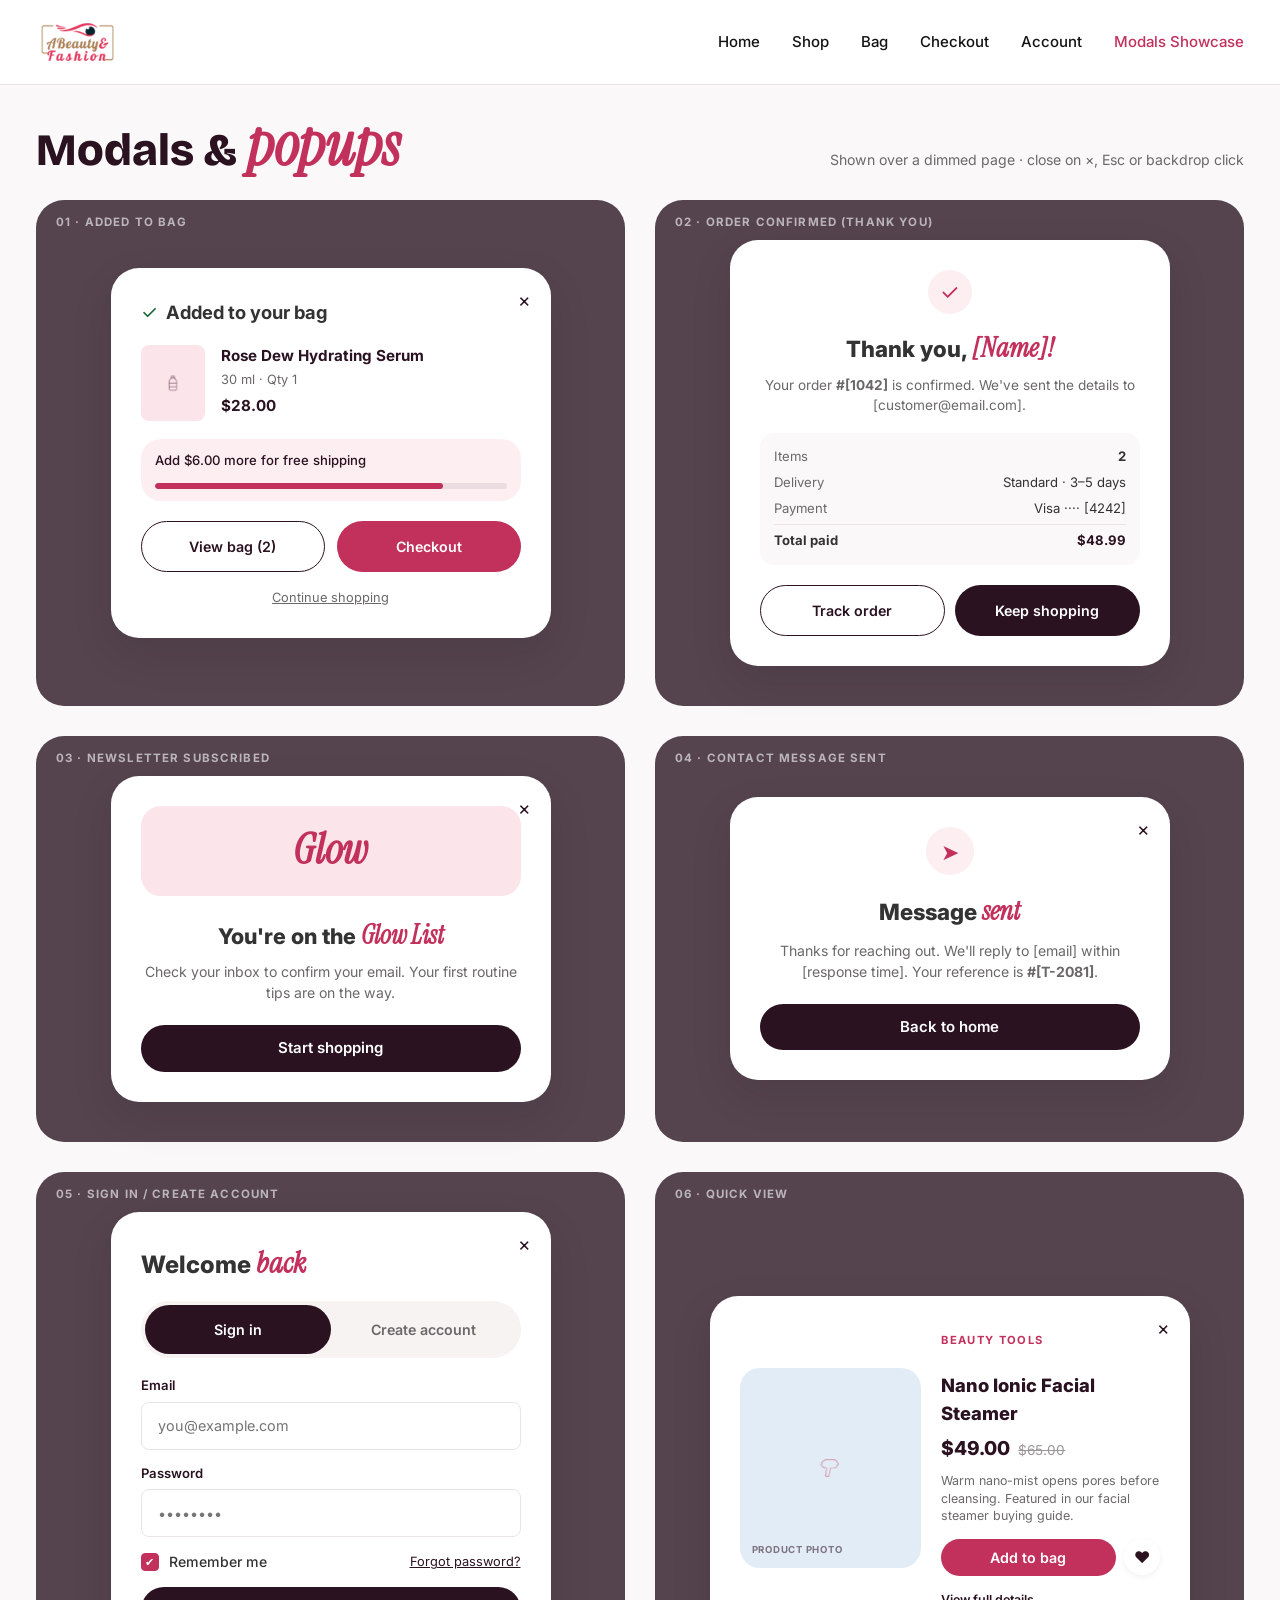
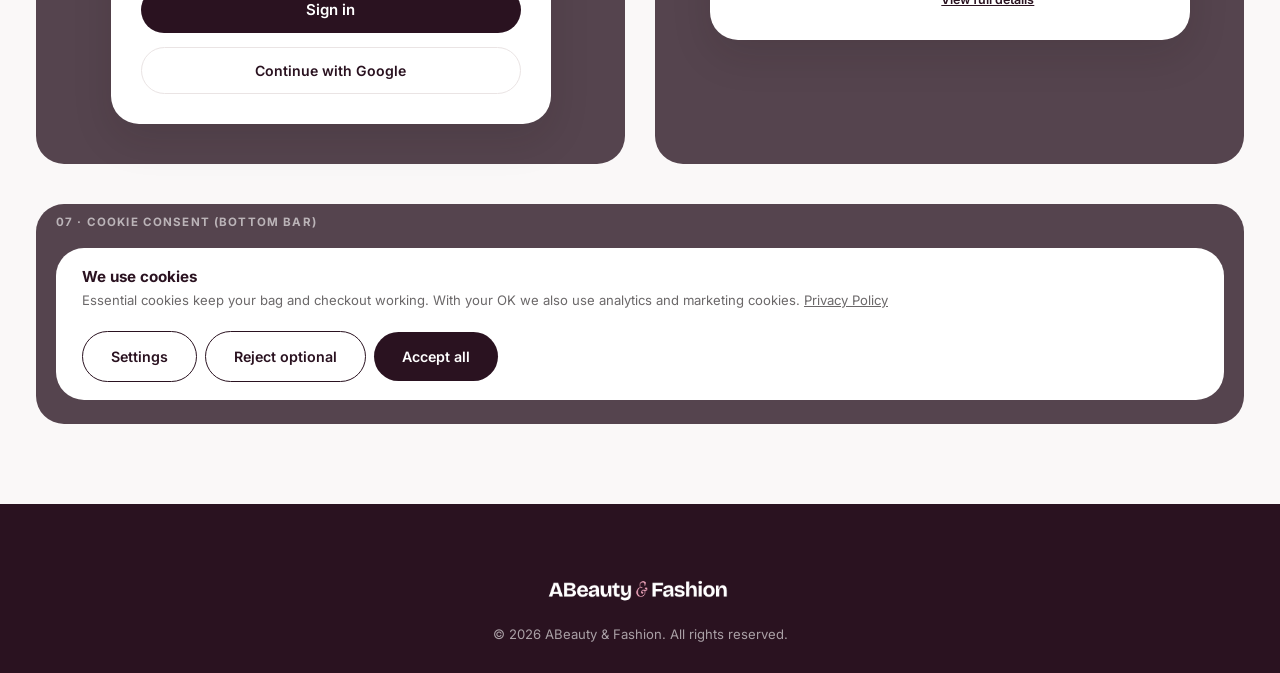
<file: modals.html>
<!DOCTYPE html>
<html lang="en">
<head>
  <meta charset="UTF-8">
  <meta name="viewport" content="width=device-width, initial-scale=1.0">
  <title>Modals &amp; Popups Showcase — ABeauty & Fashion</title>
    <link rel="preconnect" href="https://fonts.googleapis.com">
  <link rel="preconnect" href="https://fonts.gstatic.com" crossorigin>
  <link
    href="https://fonts.googleapis.com/css2?family=Bricolage+Grotesque:opsz,wght@12..96,400..800&family=Cormorant+Garamond:ital,wght@0,400;0,500;0,600;0,700;1,400;1,500;1,600;1,700&family=Hind+Siliguri:wght@400;500;600;700&family=Instrument+Serif:ital@0;1&family=Inter:wght@300;400;500;600;700;800;900&display=swap"
    rel="stylesheet">
  <link rel="stylesheet" href="assets/css/style.css">
  <style>
    .modals-showcase-grid {
      display: grid;
      grid-template-columns: repeat(2, 1fr);
      gap: 30px;
      margin-bottom: 40px;
    }
    .modal-preview-wrapper {
      background-color: #55444E;
      border-radius: var(--radius-xl);
      padding: 40px 30px;
      display: flex;
      flex-direction: column;
      align-items: center;
      justify-content: center;
      position: relative;
    }
    .modal-preview-label {
      position: absolute;
      top: 14px;
      left: 20px;
      font-size: 0.72rem;
      font-weight: 700;
      letter-spacing: 0.1em;
      text-transform: uppercase;
      color: rgba(255, 255, 255, 0.6);
    }
    .embedded-modal-card {
      background: #FFF;
      border-radius: var(--radius-xl);
      padding: 30px;
      width: 100%;
      max-width: 440px;
      box-shadow: var(--shadow-lg);
      position: relative;
    }
    @media (max-width: 900px) {
      .modals-showcase-grid {
        grid-template-columns: 1fr;
      }
    }
  </style>
</head>
<body style="background-color: #FAF8F8;">

  <!-- Header -->
  <header class="site-header">
    <div class="container">
      <div class="header-inner">
        <a href="index.html" class="brand-logo">
          <img src="assets/images/logo.png" alt="ABeauty & Fashion">
        </a>
        <nav class="main-nav">
          <a href="index.html" class="nav-link">Home</a>
          <a href="shop.html" class="nav-link">Shop</a>
          <a href="cart.html" class="nav-link">Bag</a>
          <a href="checkout.html" class="nav-link">Checkout</a>
          <a href="account.html" class="nav-link">Account</a>
          <a href="modals.html" class="nav-link active">Modals Showcase</a>
        </nav>
      </div>
    </div>
  </header>

  <main class="container" style="padding-top: 40px; padding-bottom: 80px;">
    <div style="display: flex; justify-content: space-between; align-items: baseline; margin-bottom: 30px; flex-wrap: wrap; gap: 16px;">
      <h1 style="font-family: 'Bricolage Grotesque', var(--font-body); font-size: 2.8rem; font-weight: 800; color: var(--color-dark);">Modals &amp; <em class="accent-serif">popups</em></h1>
      <p style="font-size: 0.88rem; color: var(--color-text-muted);">Shown over a dimmed page · close on &times;, Esc or backdrop click</p>
    </div>

    <!-- Modals Grid (matches 20-Desktop-Modals-popups.png) -->
    <div class="modals-showcase-grid">
      <!-- 01 · ADDED TO BAG -->
      <div class="modal-preview-wrapper">
        <span class="modal-preview-label">01 · ADDED TO BAG</span>
        <div class="embedded-modal-card">
          <span style="position: absolute; top: 18px; right: 20px; font-size: 1.2rem; color: var(--color-dark); cursor: pointer;">&times;</span>
          <div style="display: flex; align-items: center; gap: 8px; margin-bottom: 18px;">
            <span style="color: #166534; font-size: 1.2rem;">&#10003;</span>
            <h3 style="font-size: 1.15rem; font-weight: 700;">Added to your bag</h3>
          </div>
          <div style="display: flex; gap: 16px; margin-bottom: 18px;">
            <div style="width: 64px; height: 76px; background: var(--pastel-pink); border-radius: var(--radius-sm); display: flex; align-items: center; justify-content: center;">
              <img src="assets/images/product-bottle.svg" alt="Serum" style="width: 24px;">
            </div>
            <div>
              <h4 style="font-size: 0.95rem; font-weight: 700; color: var(--color-dark);">Rose Dew Hydrating Serum</h4>
              <p style="font-size: 0.8rem; color: var(--color-text-muted); margin: 2px 0 4px;">30 ml · Qty 1</p>
              <strong style="font-size: 0.95rem; color: var(--color-dark);">$28.00</strong>
            </div>
          </div>
          <div class="cart-progress-box" style="margin-bottom: 20px; padding: 12px 14px;">
            <span class="cart-progress-text" style="font-size: 0.82rem;">Add $6.00 more for free shipping</span>
            <div class="progress-track">
              <div class="progress-fill" style="width: 82%;"></div>
            </div>
          </div>
          <div style="display: grid; grid-template-columns: 1fr 1fr; gap: 12px; margin-bottom: 12px;">
            <a href="cart.html" class="btn btn-outline btn-sm">View bag (2)</a>
            <a href="checkout.html" class="btn btn-accent btn-sm">Checkout</a>
          </div>
          <div style="text-align: center;">
            <a href="shop.html" style="font-size: 0.8rem; color: var(--color-text-muted); text-decoration: underline;">Continue shopping</a>
          </div>
        </div>
      </div>

      <!-- 02 · ORDER CONFIRMED (THANK YOU) -->
      <div class="modal-preview-wrapper">
        <span class="modal-preview-label">02 · ORDER CONFIRMED (THANK YOU)</span>
        <div class="embedded-modal-card" style="text-align: center;">
          <div style="width: 44px; height: 44px; border-radius: 50%; background: var(--color-bg-blush); color: var(--color-accent); display: flex; align-items: center; justify-content: center; font-size: 1.4rem; margin: 0 auto 14px;">
            &#10003;
          </div>
          <h3 style="font-size: 1.4rem; font-weight: 800; margin-bottom: 6px;">Thank you, <em class="accent-serif">[Name]!</em></h3>
          <p style="font-size: 0.85rem; color: var(--color-text-muted); margin-bottom: 18px;">
            Your order <strong>#[1042]</strong> is confirmed. We've sent the details to [customer@email.com].
          </p>
          <div style="background: #FAF8F8; border-radius: var(--radius-md); padding: 14px; text-align: left; margin-bottom: 20px; font-size: 0.82rem; display: flex; flex-direction: column; gap: 6px;">
            <div style="display: flex; justify-content: space-between;"><span class="text-muted">Items</span><strong>2</strong></div>
            <div style="display: flex; justify-content: space-between;"><span class="text-muted">Delivery</span><span>Standard · 3&ndash;5 days</span></div>
            <div style="display: flex; justify-content: space-between;"><span class="text-muted">Payment</span><span>Visa ···· [4242]</span></div>
            <div style="display: flex; justify-content: space-between; border-top: 1px solid var(--color-border); padding-top: 6px;"><strong>Total paid</strong><strong style="color: var(--color-dark);">$48.99</strong></div>
          </div>
          <div style="display: grid; grid-template-columns: 1fr 1fr; gap: 10px;">
            <a href="account.html" class="btn btn-outline btn-sm">Track order</a>
            <a href="shop.html" class="btn btn-primary btn-sm">Keep shopping</a>
          </div>
        </div>
      </div>

      <!-- 03 · NEWSLETTER SUBSCRIBED -->
      <div class="modal-preview-wrapper">
        <span class="modal-preview-label">03 · NEWSLETTER SUBSCRIBED</span>
        <div class="embedded-modal-card" style="text-align: center;">
          <span style="position: absolute; top: 18px; right: 20px; font-size: 1.2rem; color: var(--color-dark); cursor: pointer;">&times;</span>
          <div style="background-color: var(--pastel-pink); border-radius: var(--radius-lg); padding: 24px 20px; margin-bottom: 20px;">
            <h2 style="font-family: var(--font-accent); font-style: italic; font-size: 2.6rem; color: var(--color-accent); line-height: 1;">Glow</h2>
          </div>
          <h3 style="font-size: 1.35rem; font-weight: 800; margin-bottom: 6px;">You're on the <em class="accent-serif">Glow List</em></h3>
          <p style="font-size: 0.88rem; color: var(--color-text-muted); margin-bottom: 22px;">Check your inbox to confirm your email. Your first routine tips are on the way.</p>
          <a href="shop.html" class="btn btn-primary btn-block">Start shopping</a>
        </div>
      </div>

      <!-- 04 · CONTACT MESSAGE SENT -->
      <div class="modal-preview-wrapper">
        <span class="modal-preview-label">04 · CONTACT MESSAGE SENT</span>
        <div class="embedded-modal-card" style="text-align: center;">
          <span style="position: absolute; top: 18px; right: 20px; font-size: 1.2rem; color: var(--color-dark); cursor: pointer;">&times;</span>
          <div style="width: 48px; height: 48px; border-radius: 50%; background: var(--color-bg-blush); color: var(--color-accent); display: flex; align-items: center; justify-content: center; font-size: 1.4rem; margin: 0 auto 16px;">
            &#10148;
          </div>
          <h3 style="font-size: 1.4rem; font-weight: 800; margin-bottom: 8px;">Message <em class="accent-serif">sent</em></h3>
          <p style="font-size: 0.88rem; color: var(--color-text-muted); line-height: 1.5; margin-bottom: 22px;">
            Thanks for reaching out. We'll reply to [email] within [response time]. Your reference is <strong>#[T-2081]</strong>.
          </p>
          <a href="index.html" class="btn btn-primary btn-block">Back to home</a>
        </div>
      </div>

      <!-- 05 · SIGN IN / CREATE ACCOUNT -->
      <div class="modal-preview-wrapper">
        <span class="modal-preview-label">05 · SIGN IN / CREATE ACCOUNT</span>
        <div class="embedded-modal-card">
          <span style="position: absolute; top: 18px; right: 20px; font-size: 1.2rem; color: var(--color-dark); cursor: pointer;">&times;</span>
          <h3 style="font-size: 1.5rem; font-weight: 800; margin-bottom: 16px;">Welcome <em class="accent-serif">back</em></h3>
          <div style="display: flex; background: #F6F3F2; border-radius: var(--radius-full); padding: 4px; margin-bottom: 18px;">
            <button class="btn btn-primary btn-sm" style="flex: 1; border-radius: var(--radius-full);">Sign in</button>
            <button class="btn btn-sm" style="flex: 1; color: var(--color-text-muted);">Create account</button>
          </div>
          <form style="display: flex; flex-direction: column; gap: 14px;">
            <div class="form-group">
              <label class="form-label">Email</label>
              <input type="email" class="form-control" placeholder="you@example.com">
            </div>
            <div class="form-group">
              <label class="form-label">Password</label>
              <input type="password" class="form-control" placeholder="••••••••">
            </div>
            <div style="display: flex; justify-content: space-between; align-items: center; font-size: 0.8rem;">
              <label class="custom-checkbox"><input type="checkbox" checked> <span>Remember me</span></label>
              <a href="#" style="text-decoration: underline; color: var(--color-dark);">Forgot password?</a>
            </div>
            <button type="button" class="btn btn-primary btn-block">Sign in</button>
            <button type="button" class="btn btn-outline btn-block" style="border-color: var(--color-border); font-size: 0.88rem;">Continue with Google</button>
          </form>
        </div>
      </div>

      <!-- 06 · QUICK VIEW -->
      <div class="modal-preview-wrapper">
        <span class="modal-preview-label">06 · QUICK VIEW</span>
        <div class="embedded-modal-card" style="max-width: 480px;">
          <span style="position: absolute; top: 18px; right: 20px; font-size: 1.2rem; color: var(--color-dark); cursor: pointer;">&times;</span>
          <div style="display: grid; grid-template-columns: 1fr 1.2fr; gap: 20px; align-items: center;">
            <div style="background-color: var(--pastel-blue); border-radius: var(--radius-lg); aspect-ratio: 1/1.1; display: flex; flex-direction: column; align-items: center; justify-content: center; position: relative;">
              <img src="assets/images/product-steamer.svg" alt="Steamer" style="width: 50px;">
              <span class="product-photo-label" style="bottom: 10px; left: 12px; font-size: 0.6rem;">PRODUCT PHOTO</span>
            </div>
            <div>
              <span class="eyebrow" style="font-size: 0.7rem;">BEAUTY TOOLS</span>
              <h3 style="font-size: 1.15rem; font-weight: 800; color: var(--color-dark); margin-bottom: 6px;">Nano Ionic Facial Steamer</h3>
              <div style="display: flex; align-items: baseline; gap: 8px; margin-bottom: 10px;">
                <span style="font-size: 1.2rem; font-weight: 800; color: var(--color-dark);">$49.00</span>
                <span style="font-size: 0.85rem; color: var(--color-text-light); text-decoration: line-through;">$65.00</span>
              </div>
              <p style="font-size: 0.78rem; color: var(--color-text-muted); line-height: 1.4; margin-bottom: 14px;">
                Warm nano-mist opens pores before cleansing. Featured in our facial steamer buying guide.
              </p>
              <div style="display: flex; gap: 8px; margin-bottom: 10px;">
                <a href="cart.html" class="btn btn-accent btn-sm" style="flex: 1; padding: 8px;">Add to bag</a>
                <button class="wishlist-btn" style="position: static; width: 36px; height: 36px;">&hearts;</button>
              </div>
              <a href="product.html" style="font-size: 0.78rem; font-weight: 600; text-decoration: underline; color: var(--color-dark);">View full details</a>
            </div>
          </div>
        </div>
      </div>
    </div>

    <!-- 07 · COOKIE CONSENT (BOTTOM BAR) -->
    <div class="modal-preview-wrapper" style="padding: 24px 20px;">
      <span class="modal-preview-label" style="top: 10px;">07 · COOKIE CONSENT (BOTTOM BAR)</span>
      <div style="background: #FFF; border-radius: var(--radius-xl); padding: 18px 26px; width: 100%; display: flex; align-items: center; justify-content: space-between; gap: 20px; flex-wrap: wrap; margin-top: 20px;">
        <div>
          <h4 style="font-size: 0.95rem; font-weight: 700; color: var(--color-dark); margin-bottom: 2px;">We use cookies</h4>
          <p style="font-size: 0.82rem; color: var(--color-text-muted);">
            Essential cookies keep your bag and checkout working. With your OK we also use analytics and marketing cookies. <a href="privacy.html" style="text-decoration: underline;">Privacy Policy</a>
          </p>
        </div>
        <div style="display: flex; align-items: center; gap: 8px;">
          <a href="privacy.html" class="btn btn-outline btn-sm">Settings</a>
          <button type="button" class="btn btn-outline btn-sm">Reject optional</button>
          <button type="button" class="btn btn-primary btn-sm">Accept all</button>
        </div>
      </div>
    </div>
  </main>

  <!-- Footer -->
  <footer class="site-footer">
    <div class="container" style="text-align: center;">
      <div class="footer-logo-text">
          <a href="index.html" class="footer-logo-link" aria-label="ABeauty &amp; Fashion">
            <img src="Design/footer-logo.png" alt="ABeauty &amp; Fashion" class="footer-logo-img">
          </a>
          <span class="sr-only">ABeauty <em>&amp;</em> Fashion</span>
        </div>
      <p style="font-size: 0.82rem; color: rgba(255,255,255,0.6);">&copy; 2026 ABeauty &amp; Fashion. All rights reserved.</p>
    </div>
  </footer>

</body>
</html>
</file>
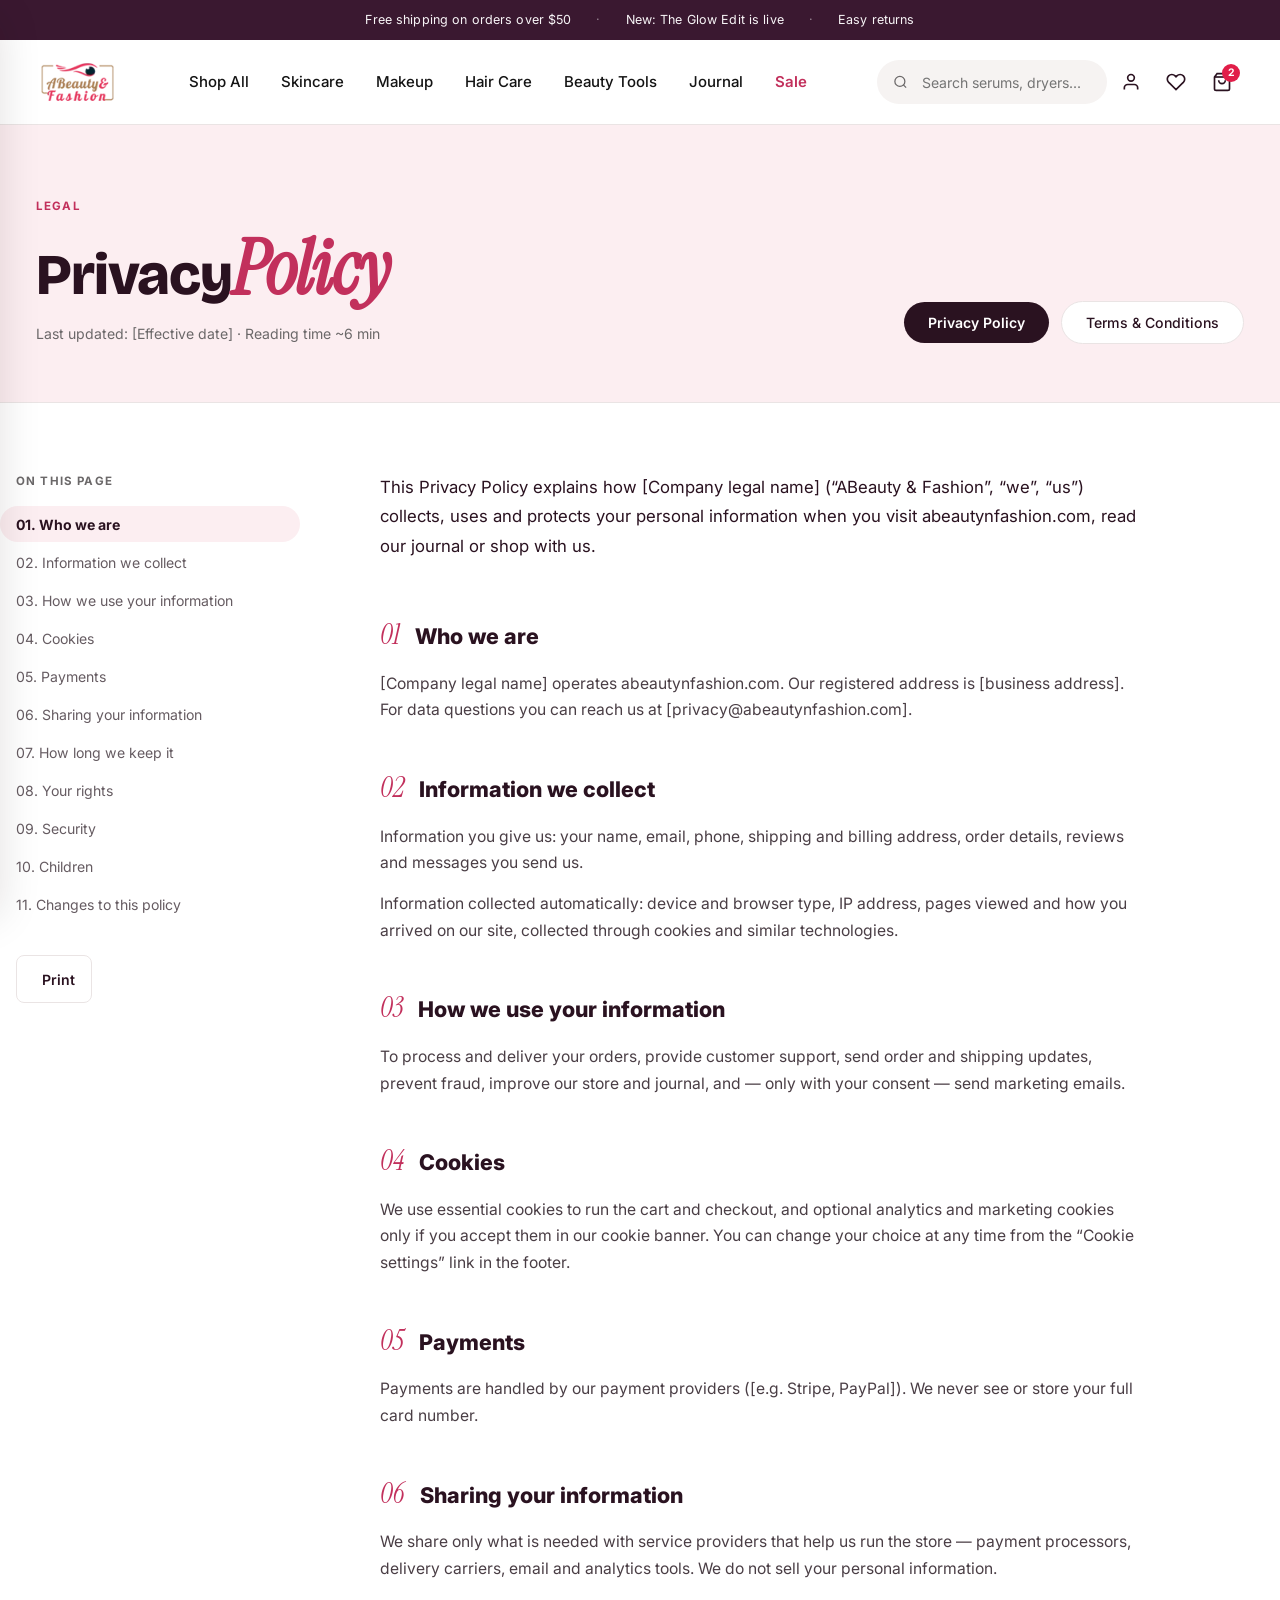
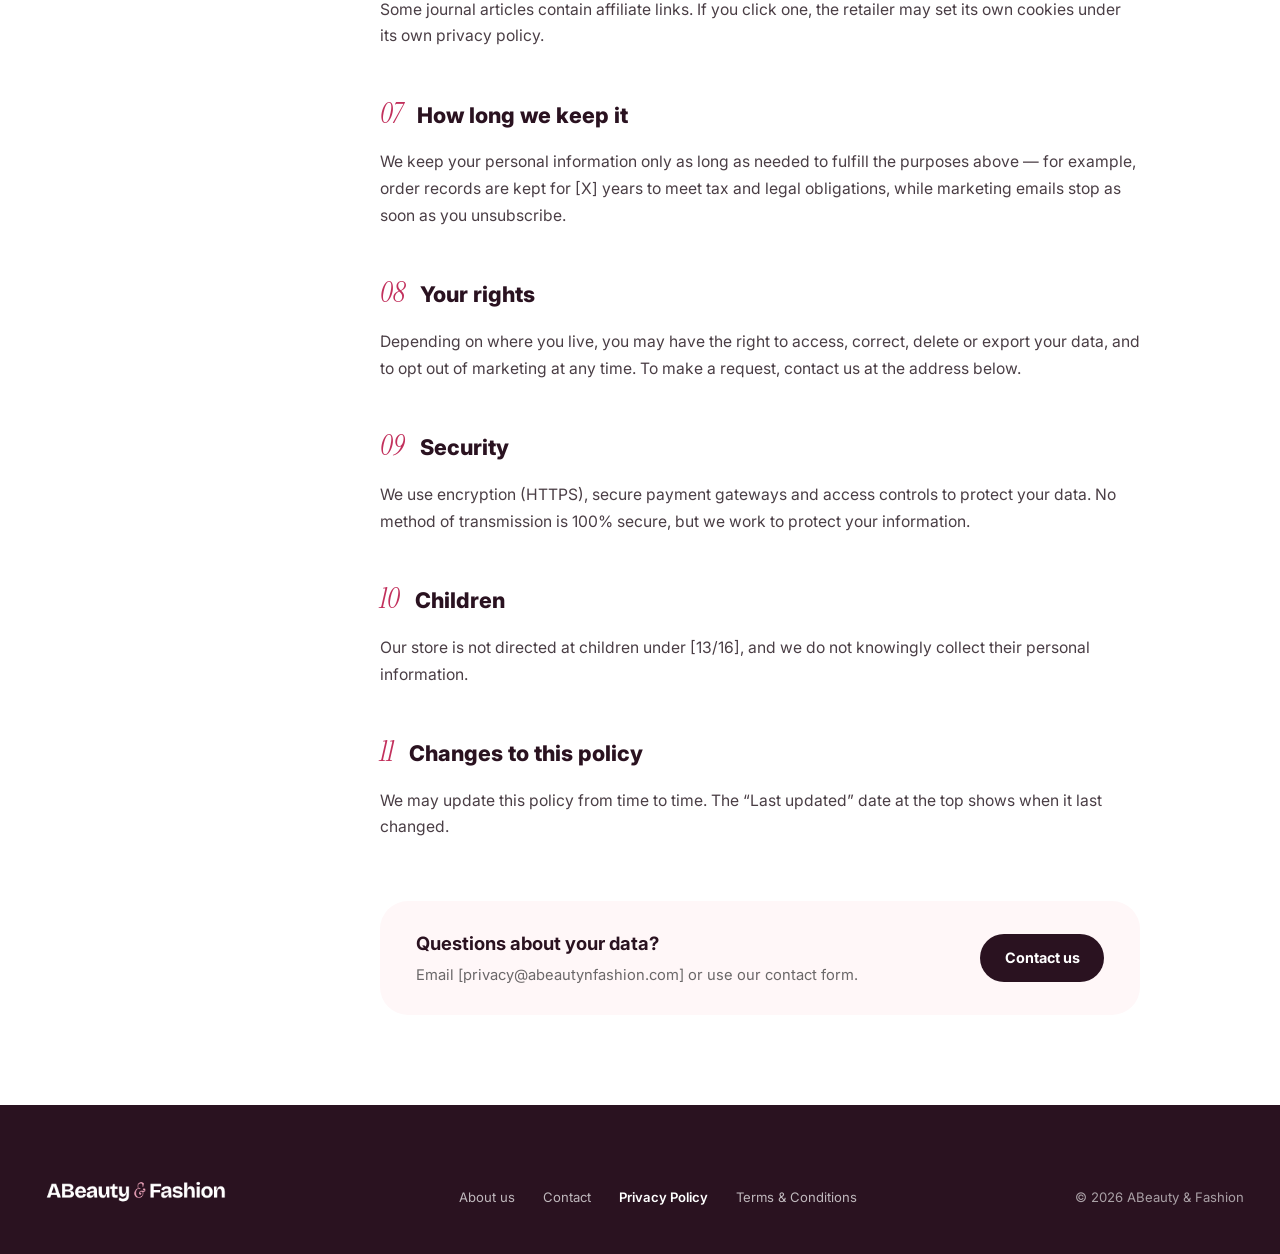
<file: privacy.html>
<!DOCTYPE html>
<html lang="en" style="scroll-behavior: smooth;">
<head>
  <meta charset="UTF-8">
  <meta name="viewport" content="width=device-width, initial-scale=1.0">
  <title>Privacy Policy — ABeauty & Fashion</title>
  <link rel="preconnect" href="https://fonts.googleapis.com">
  <link rel="preconnect" href="https://fonts.gstatic.com" crossorigin>
  <link
    href="https://fonts.googleapis.com/css2?family=Bricolage+Grotesque:opsz,wght@12..96,400..800&family=Cormorant+Garamond:ital,wght@0,400;0,500;0,600;0,700;1,400;1,500;1,600;1,700&family=Hind+Siliguri:wght@400;500;600;700&family=Instrument+Serif:ital@0;1&family=Inter:wght@300;400;500;600;700;800;900&display=swap"
    rel="stylesheet">
  <link rel="stylesheet" href="assets/css/style.css">
  <style>
    .legal-sidebar-link {
      display: flex;
      align-items: center;
      height: 36px;
      padding: 0 16px;
      border-radius: var(--radius-full);
      color: #665C62;
      text-decoration: none;
      font-size: 0.88rem;
      transition: background-color 0.2s ease, color 0.2s ease;
    }
    .legal-sidebar-link:hover {
      color: var(--color-dark);
      background-color: rgba(252, 238, 241, 0.5);
    }
    .legal-sidebar-link.active {
      background-color: #FCEEF1;
      color: var(--color-dark);
      font-weight: 700;
    }
    .legal-section {
      scroll-margin-top: 100px;
    }
    @media (max-width: 900px) {
      .legal-layout-grid {
        grid-template-columns: 1fr !important;
        gap: 36px !important;
      }
      .legal-sidebar {
        position: static !important;
      }
    }
    @media print {
      .site-header, .announcement-bar, .page-header-banner, .legal-sidebar, .site-footer {
        display: none !important;
      }
      main.container {
        padding: 0 !important;
        width: 100% !important;
        max-width: 100% !important;
      }
      .legal-layout-grid {
        display: block !important;
      }
    }
  </style>
</head>
<body class="privacy-page">

  <!-- Mobile Drawer Toggle & Overlay (Pure CSS :checked) -->
  <input type="checkbox" id="mobile-drawer-toggle" class="drawer-checkbox">
  <label for="mobile-drawer-toggle" class="drawer-overlay"></label>

  <!-- Mobile Menu Drawer -->
  <aside class="mobile-drawer">
    <div class="drawer-header">
      <a href="index.html" class="brand-logo">
        <img src="assets/images/logo.png" alt="ABeauty &amp; Fashion Logo">
      </a>
      <label for="mobile-drawer-toggle" class="drawer-close-btn">&times;</label>
    </div>
    <div class="drawer-body">
      <a href="account.html" class="drawer-user-card">
        <div class="drawer-avatar">
          <svg width="20" height="20" viewBox="0 0 24 24" fill="none" stroke="currentColor" stroke-width="2">
            <path d="M20 21v-2a4 4 0 0 0-4-4H8a4 4 0 0 0-4 4v2"></path>
            <circle cx="12" cy="7" r="4"></circle>
          </svg>
        </div>
        <div class="drawer-user-info">
          <h4>Sign in or register</h4>
          <p>Track orders, save favourites</p>
        </div>
      </a>

      <ul class="drawer-nav-list">
        <li class="drawer-nav-item"><a href="shop.html" class="drawer-nav-link">Shop All <span>&rsaquo;</span></a></li>
        <li class="drawer-nav-item"><a href="shop.html" class="drawer-nav-link text-accent">Skincare <span>&rsaquo;</span></a></li>
        <li class="drawer-nav-item"><a href="shop.html" class="drawer-nav-link">Makeup <span>&rsaquo;</span></a></li>
        <li class="drawer-nav-item"><a href="shop.html" class="drawer-nav-link">Hair Care <span>&rsaquo;</span></a></li>
        <li class="drawer-nav-item"><a href="shop.html" class="drawer-nav-link">Beauty Tools <span>&rsaquo;</span></a></li>
        <li class="drawer-nav-item"><a href="shop.html" class="drawer-nav-link sale-link">Sale <span>&rsaquo;</span></a></li>
      </ul>

      <div class="drawer-footer-links">
        <a href="about.html#journal" style="display:block; padding: 8px 0; font-weight:600;">Beauty Journal</a>
        <a href="account.html" style="display:block; padding: 8px 0; font-weight:600;">Track my order</a>
        <a href="contact.html" style="display:block; padding: 8px 0; font-weight:600;">Help &amp; contact</a>
      </div>
    </div>
  </aside>

  <!-- Top Announcement Bar (matches 18-Desktop-Privacy-Policy.png y=0..39) -->
  <div class="announcement-bar">
    <span>Free shipping on orders over $50</span>
    <span class="announcement-sep">·</span>
    <span>New: The Glow Edit is live</span>
    <span class="announcement-sep">·</span>
    <span>Easy returns</span>
  </div>

  <!-- Header -->
  <header class="site-header">
    <div class="container">
      <div class="header-inner">
        <label for="mobile-drawer-toggle" class="mobile-nav-toggle" aria-label="Open Navigation">
          <svg width="24" height="24" viewBox="0 0 24 24" fill="none" stroke="currentColor" stroke-width="2">
            <line x1="3" y1="6" x2="21" y2="6"></line>
            <line x1="3" y1="12" x2="21" y2="12"></line>
            <line x1="3" y1="18" x2="21" y2="18"></line>
          </svg>
        </label>

        <a href="index.html" class="brand-logo">
          <img src="assets/images/logo.png" alt="ABeauty & Fashion">
        </a>
        <nav class="main-nav">
          <a href="shop.html" class="nav-link">Shop All</a>
          <a href="shop.html" class="nav-link">Skincare</a>
          <a href="shop.html" class="nav-link">Makeup</a>
          <a href="shop.html" class="nav-link">Hair Care</a>
          <a href="shop.html" class="nav-link">Beauty Tools</a>
          <a href="about.html#journal" class="nav-link">Journal</a>
          <a href="shop.html" class="nav-link sale-link">Sale</a>
        </nav>
        <div class="header-actions">
          <form action="search.html" method="get" class="search-form">
            <span class="search-icon">
              <svg width="15" height="15" viewBox="0 0 24 24" fill="none" stroke="currentColor" stroke-width="2"><circle cx="11" cy="11" r="8"></circle><line x1="21" y1="21" x2="16.65" y2="16.65"></line></svg>
            </span>
            <input type="text" name="q" class="search-input" placeholder="Search serums, dryers...">
          </form>
          <a href="account.html" class="action-icon-btn" title="Account"><svg width="20" height="20" viewBox="0 0 24 24" fill="none" stroke="currentColor" stroke-width="2"><path d="M20 21v-2a4 4 0 0 0-4-4H8a4 4 0 0 0-4 4v2"></path><circle cx="12" cy="7" r="4"></circle></svg></a>
          <a href="account.html#wishlist" class="action-icon-btn" title="Wishlist"><svg width="20" height="20" viewBox="0 0 24 24" fill="none" stroke="currentColor" stroke-width="2"><path d="M20.84 4.61a5.5 5.5 0 0 0-7.78 0L12 5.67l-1.06-1.06a5.5 5.5 0 0 0-7.78 7.78l1.06 1.06L12 21.23l7.78-7.78 1.06-1.06a5.5 5.5 0 0 0 0-7.78z"></path></svg></a>
          <a href="cart.html" class="action-icon-btn" title="Cart"><svg width="20" height="20" viewBox="0 0 24 24" fill="none" stroke="currentColor" stroke-width="2"><path d="M6 2L3 6v14a2 2 0 0 0 2 2h14a2 2 0 0 0 2-2V6l-3-4z"></path><line x1="3" y1="6" x2="21" y2="6"></line><path d="M16 10a4 4 0 0 1-8 0"></path></svg><span class="badge-count">2</span></a>
        </div>
      </div>
    </div>
  </header>

  <!-- Legal Banner (matches 18-Desktop-Privacy-Policy.png & 25-Mobile-Privacy-Terms-tabs.png) -->
  <section class="page-header-banner" style="background-color: var(--color-bg-blush); padding: 67px 0 58px;">
    <div class="container">
      <div class="legal-banner-inner" style="display: flex; align-items: flex-end; justify-content: space-between; flex-wrap: wrap; gap: 24px;">
        <div>
          <span class="eyebrow" style="color: var(--color-accent); font-weight: 700; letter-spacing: 0.1em; margin-bottom: 12px; display: inline-block;">LEGAL</span>
          <h1 class="page-title" style="font-family: 'Bricolage Grotesque', var(--font-body); font-size: clamp(2.4rem, 4.5vw, 3.8rem); font-weight: 800; color: var(--color-dark); margin-bottom: 12px; line-height: 1.1;">
            Privacy<em class="accent-serif" style="color: var(--color-accent); font-style: italic;">Policy</em>
          </h1>
          <p class="legal-banner-subtitle" style="font-size: 0.88rem; color: var(--color-text-muted); margin: 0;">
            <span class="desktop-subtitle-text">Last updated: [Effective date] · Reading time ~6 min</span>
            <span class="mobile-subtitle-text">Last updated: [Effective date]</span>
          </p>
        </div>

        <!-- Desktop Tabs -->
        <div class="desktop-legal-tabs" style="display: flex; gap: 12px; align-items: center;">
          <a href="privacy.html" class="btn" style="background: var(--color-dark); color: #FFF; border-radius: var(--radius-full); padding: 10px 24px; font-weight: 600; font-size: 0.88rem; text-decoration: none;">Privacy Policy</a>
          <a href="terms.html" class="btn" style="background: #FFF; color: var(--color-dark); border: 1px solid var(--color-border); border-radius: var(--radius-full); padding: 10px 24px; font-weight: 500; font-size: 0.88rem; text-decoration: none;">Terms &amp; Conditions</a>
        </div>

        <!-- Mobile Segmented Tab Capsule (matches 25-Mobile-Privacy-Terms-tabs.png) -->
        <div class="mobile-legal-tabs">
          <a href="privacy.html" class="legal-tab-item active">Privacy Policy</a>
          <a href="terms.html" class="legal-tab-item">Terms</a>
        </div>
      </div>
    </div>
  </section>

  <!-- Legal Content with Sticky Sidebar (Desktop) / Mobile Accordions (Mobile) -->
  <main class="container" style="padding: 70px 0 90px;">
    <div class="legal-layout-grid" style="display: grid; grid-template-columns: 300px 1fr; gap: 80px; align-items: start;">
      <!-- Sticky Sidebar (Desktop Only) -->
      <aside class="legal-sidebar" style="position: sticky; top: 100px; height: fit-content; width: 300px;">
        <span style="font-size: 0.72rem; font-weight: 700; letter-spacing: 0.1em; color: var(--color-text-muted); display: block; margin-bottom: 16px; padding-left: 16px;">ON THIS PAGE</span>
        <ul style="display: flex; flex-direction: column; gap: 2px; list-style: none; padding: 0; margin: 0;">
          <li><a href="#sec-1" class="legal-sidebar-link active">01. Who we are</a></li>
          <li><a href="#sec-2" class="legal-sidebar-link">02. Information we collect</a></li>
          <li><a href="#sec-3" class="legal-sidebar-link">03. How we use your information</a></li>
          <li><a href="#sec-4" class="legal-sidebar-link">04. Cookies</a></li>
          <li><a href="#sec-5" class="legal-sidebar-link">05. Payments</a></li>
          <li><a href="#sec-6" class="legal-sidebar-link">06. Sharing your information</a></li>
          <li><a href="#sec-7" class="legal-sidebar-link">07. How long we keep it</a></li>
          <li><a href="#sec-8" class="legal-sidebar-link">08. Your rights</a></li>
          <li><a href="#sec-9" class="legal-sidebar-link">09. Security</a></li>
          <li><a href="#sec-10" class="legal-sidebar-link">10. Children</a></li>
          <li><a href="#sec-11" class="legal-sidebar-link">11. Changes to this policy</a></li>
        </ul>
        <div style="padding-left: 16px; margin-top: 33px;">
          <button type="button" class="btn" style="width: 76px; height: 48px; border-radius: 8px; border: 1px solid var(--color-border); background: #FFF; color: var(--color-dark); font-size: 0.88rem; font-weight: 600; display: inline-flex; align-items: center; justify-content: center; gap: 8px; cursor: pointer;">
            <svg width="15" height="15" viewBox="0 0 24 24" fill="none" stroke="currentColor" stroke-width="2" stroke-linecap="round" stroke-linejoin="round">
              <polyline points="6 9 6 2 18 2 18 9"></polyline>
              <path d="M6 18H4a2 2 0 0 1-2-2v-5a2 2 0 0 1 2-2h16a2 2 0 0 1 2 2v5a2 2 0 0 1-2 2h-2"></path>
              <rect x="6" y="14" width="12" height="8"></rect>
            </svg>
            <span>Print</span>
          </button>
        </div>
      </aside>

      <!-- Content Column -->
      <div class="legal-content-column">
        <!-- Desktop Content Body (matches 18-Desktop-Privacy-Policy.png) -->
        <article class="desktop-legal-content" style="display: flex; flex-direction: column; gap: 40px; line-height: 1.7; font-size: 0.98rem; color: var(--color-text-body); max-width: 760px;">
          <p style="font-size: 1.05rem; line-height: 1.75; margin: 0 0 10px 0; color: #2A1220;">
            This Privacy Policy explains how [Company legal name] (&ldquo;ABeauty &amp; Fashion&rdquo;, &ldquo;we&rdquo;, &ldquo;us&rdquo;) collects, uses and protects your personal information when you visit abeautynfashion.com, read our journal or shop with us.
          </p>

          <!-- 01 -->
          <section id="sec-1" class="legal-section">
            <h2 style="font-size: 1.35rem; font-weight: 800; color: var(--color-dark); margin-bottom: 12px; display: flex; align-items: baseline;">
              <em class="accent-serif" style="font-size: 1.75rem; color: var(--color-accent); font-style: italic; margin-right: 15px; font-weight: 400;">01</em> Who we are
            </h2>
            <p style="margin: 0; color: #4A3E45; line-height: 1.7;">[Company legal name] operates abeautynfashion.com. Our registered address is [business address]. For data questions you can reach us at [privacy@abeautynfashion.com].</p>
          </section>

          <!-- 02 -->
          <section id="sec-2" class="legal-section">
            <h2 style="font-size: 1.35rem; font-weight: 800; color: var(--color-dark); margin-bottom: 12px; display: flex; align-items: baseline;">
              <em class="accent-serif" style="font-size: 1.75rem; color: var(--color-accent); font-style: italic; margin-right: 15px; font-weight: 400;">02</em> Information we collect
            </h2>
            <div style="display: flex; flex-direction: column; gap: 14px; color: #4A3E45; line-height: 1.7;">
              <p style="margin: 0;">Information you give us: your name, email, phone, shipping and billing address, order details, reviews and messages you send us.</p>
              <p style="margin: 0;">Information collected automatically: device and browser type, IP address, pages viewed and how you arrived on our site, collected through cookies and similar technologies.</p>
            </div>
          </section>

          <!-- 03 -->
          <section id="sec-3" class="legal-section">
            <h2 style="font-size: 1.35rem; font-weight: 800; color: var(--color-dark); margin-bottom: 12px; display: flex; align-items: baseline;">
              <em class="accent-serif" style="font-size: 1.75rem; color: var(--color-accent); font-style: italic; margin-right: 15px; font-weight: 400;">03</em> How we use your information
            </h2>
            <p style="margin: 0; color: #4A3E45; line-height: 1.7;">To process and deliver your orders, provide customer support, send order and shipping updates, prevent fraud, improve our store and journal, and &mdash; only with your consent &mdash; send marketing emails.</p>
          </section>

          <!-- 04 -->
          <section id="sec-4" class="legal-section">
            <h2 style="font-size: 1.35rem; font-weight: 800; color: var(--color-dark); margin-bottom: 12px; display: flex; align-items: baseline;">
              <em class="accent-serif" style="font-size: 1.75rem; color: var(--color-accent); font-style: italic; margin-right: 15px; font-weight: 400;">04</em> Cookies
            </h2>
            <p style="margin: 0; color: #4A3E45; line-height: 1.7;">We use essential cookies to run the cart and checkout, and optional analytics and marketing cookies only if you accept them in our cookie banner. You can change your choice at any time from the &ldquo;Cookie settings&rdquo; link in the footer.</p>
          </section>

          <!-- 05 -->
          <section id="sec-5" class="legal-section">
            <h2 style="font-size: 1.35rem; font-weight: 800; color: var(--color-dark); margin-bottom: 12px; display: flex; align-items: baseline;">
              <em class="accent-serif" style="font-size: 1.75rem; color: var(--color-accent); font-style: italic; margin-right: 15px; font-weight: 400;">05</em> Payments
            </h2>
            <p style="margin: 0; color: #4A3E45; line-height: 1.7;">Payments are handled by our payment providers ([e.g. Stripe, PayPal]). We never see or store your full card number.</p>
          </section>

          <!-- 06 -->
          <section id="sec-6" class="legal-section">
            <h2 style="font-size: 1.35rem; font-weight: 800; color: var(--color-dark); margin-bottom: 12px; display: flex; align-items: baseline;">
              <em class="accent-serif" style="font-size: 1.75rem; color: var(--color-accent); font-style: italic; margin-right: 15px; font-weight: 400;">06</em> Sharing your information
            </h2>
            <div style="display: flex; flex-direction: column; gap: 14px; color: #4A3E45; line-height: 1.7;">
              <p style="margin: 0;">We share only what is needed with service providers that help us run the store &mdash; payment processors, delivery carriers, email and analytics tools. We do not sell your personal information.</p>
              <p style="margin: 0;">Some journal articles contain affiliate links. If you click one, the retailer may set its own cookies under its own privacy policy.</p>
            </div>
          </section>

          <!-- 07 -->
          <section id="sec-7" class="legal-section">
            <h2 style="font-size: 1.35rem; font-weight: 800; color: var(--color-dark); margin-bottom: 12px; display: flex; align-items: baseline;">
              <em class="accent-serif" style="font-size: 1.75rem; color: var(--color-accent); font-style: italic; margin-right: 15px; font-weight: 400;">07</em> How long we keep it
            </h2>
            <p style="margin: 0; color: #4A3E45; line-height: 1.7;">We keep your personal information only as long as needed to fulfill the purposes above &mdash; for example, order records are kept for [X] years to meet tax and legal obligations, while marketing emails stop as soon as you unsubscribe.</p>
          </section>

          <!-- 08 -->
          <section id="sec-8" class="legal-section">
            <h2 style="font-size: 1.35rem; font-weight: 800; color: var(--color-dark); margin-bottom: 12px; display: flex; align-items: baseline;">
              <em class="accent-serif" style="font-size: 1.75rem; color: var(--color-accent); font-style: italic; margin-right: 15px; font-weight: 400;">08</em> Your rights
            </h2>
            <p style="margin: 0; color: #4A3E45; line-height: 1.7;">Depending on where you live, you may have the right to access, correct, delete or export your data, and to opt out of marketing at any time. To make a request, contact us at the address below.</p>
          </section>

          <!-- 09 -->
          <section id="sec-9" class="legal-section">
            <h2 style="font-size: 1.35rem; font-weight: 800; color: var(--color-dark); margin-bottom: 12px; display: flex; align-items: baseline;">
              <em class="accent-serif" style="font-size: 1.75rem; color: var(--color-accent); font-style: italic; margin-right: 15px; font-weight: 400;">09</em> Security
            </h2>
            <p style="margin: 0; color: #4A3E45; line-height: 1.7;">We use encryption (HTTPS), secure payment gateways and access controls to protect your data. No method of transmission is 100% secure, but we work to protect your information.</p>
          </section>

          <!-- 10 -->
          <section id="sec-10" class="legal-section">
            <h2 style="font-size: 1.35rem; font-weight: 800; color: var(--color-dark); margin-bottom: 12px; display: flex; align-items: baseline;">
              <em class="accent-serif" style="font-size: 1.75rem; color: var(--color-accent); font-style: italic; margin-right: 15px; font-weight: 400;">10</em> Children
            </h2>
            <p style="margin: 0; color: #4A3E45; line-height: 1.7;">Our store is not directed at children under [13/16], and we do not knowingly collect their personal information.</p>
          </section>

          <!-- 11 -->
          <section id="sec-11" class="legal-section">
            <h2 style="font-size: 1.35rem; font-weight: 800; color: var(--color-dark); margin-bottom: 12px; display: flex; align-items: baseline;">
              <em class="accent-serif" style="font-size: 1.75rem; color: var(--color-accent); font-style: italic; margin-right: 15px; font-weight: 400;">11</em> Changes to this policy
            </h2>
            <p style="margin: 0; color: #4A3E45; line-height: 1.7;">We may update this policy from time to time. The &ldquo;Last updated&rdquo; date at the top shows when it last changed.</p>
          </section>

          <!-- Questions about your data? Card (Desktop) -->
          <div style="background-color: #FFF7F8; border-radius: var(--radius-xl); height: 114px; padding: 0 36px; display: flex; align-items: center; justify-content: space-between; flex-wrap: wrap; gap: 20px; box-sizing: border-box; margin-top: 20px;">
            <div>
              <h4 style="font-size: 1.15rem; font-weight: 700; color: var(--color-dark); margin: 0 0 4px 0;">Questions about your data?</h4>
              <p style="font-size: 0.92rem; color: var(--color-text-muted); margin: 0;">Email [privacy@abeautynfashion.com] or use our contact form.</p>
            </div>
            <a href="contact.html" class="btn" style="background: var(--color-dark); color: #FFF; border-radius: var(--radius-full); width: 124px; height: 48px; display: inline-flex; align-items: center; justify-content: center; font-size: 0.9rem; font-weight: 700; text-decoration: none; box-sizing: border-box;">Contact us</a>
          </div>
        </article>

        <!-- Mobile Legal Content (matches 25-Mobile-Privacy-Terms-tabs.png) -->
        <div class="mobile-legal-content">
          <p class="mobile-legal-intro">How we collect, use and protect your personal information.</p>

          <div class="mobile-legal-accordions">
            <!-- 01 -->
            <details class="accordion-item" open>
              <summary class="accordion-summary">
                <span class="accordion-title-wrap"><em class="accent-serif accordion-num">01</em> <span class="accordion-title">Who we are</span></span>
                <span class="accordion-chevron">&#9662;</span>
              </summary>
              <div class="accordion-content">
                [Company legal name] operates abeautynfashion.com. Contact: [privacy@abeautynfashion.com], [business address].
              </div>
            </details>

            <!-- 02 -->
            <details class="accordion-item">
              <summary class="accordion-summary">
                <span class="accordion-title-wrap"><em class="accent-serif accordion-num">02</em> <span class="accordion-title">Information we collect</span></span>
                <span class="accordion-chevron">&#9662;</span>
              </summary>
              <div class="accordion-content">
                Information you give us: your name, email, phone, shipping and billing address, order details, reviews and messages you send us. Information collected automatically: device and browser type, IP address, pages viewed and how you arrived on our site, collected through cookies and similar technologies.
              </div>
            </details>

            <!-- 03 -->
            <details class="accordion-item">
              <summary class="accordion-summary">
                <span class="accordion-title-wrap"><em class="accent-serif accordion-num">03</em> <span class="accordion-title">How we use it</span></span>
                <span class="accordion-chevron">&#9662;</span>
              </summary>
              <div class="accordion-content">
                To process and deliver your orders, provide customer support, send order and shipping updates, prevent fraud, improve our store and journal, and &mdash; only with your consent &mdash; send marketing emails.
              </div>
            </details>

            <!-- 04 -->
            <details class="accordion-item">
              <summary class="accordion-summary">
                <span class="accordion-title-wrap"><em class="accent-serif accordion-num">04</em> <span class="accordion-title">Cookies</span></span>
                <span class="accordion-chevron">&#9662;</span>
              </summary>
              <div class="accordion-content">
                We use essential cookies to run the cart and checkout, and optional analytics and marketing cookies only if you accept them in our cookie banner. You can change your choice at any time from the &ldquo;Cookie settings&rdquo; link in the footer.
              </div>
            </details>

            <!-- 05 -->
            <details class="accordion-item">
              <summary class="accordion-summary">
                <span class="accordion-title-wrap"><em class="accent-serif accordion-num">05</em> <span class="accordion-title">Payments</span></span>
                <span class="accordion-chevron">&#9662;</span>
              </summary>
              <div class="accordion-content">
                Payments are handled by our payment providers ([e.g. Stripe, PayPal]). We never see or store your full card number.
              </div>
            </details>

            <!-- 06 -->
            <details class="accordion-item">
              <summary class="accordion-summary">
                <span class="accordion-title-wrap"><em class="accent-serif accordion-num">06</em> <span class="accordion-title">Sharing</span></span>
                <span class="accordion-chevron">&#9662;</span>
              </summary>
              <div class="accordion-content">
                We share only what is needed with service providers that help us run the store &mdash; payment processors, delivery carriers, email and analytics tools. We do not sell your personal information.
              </div>
            </details>

            <!-- 07 -->
            <details class="accordion-item">
              <summary class="accordion-summary">
                <span class="accordion-title-wrap"><em class="accent-serif accordion-num">07</em> <span class="accordion-title">Retention</span></span>
                <span class="accordion-chevron">&#9662;</span>
              </summary>
              <div class="accordion-content">
                We keep your personal information only as long as needed for orders, tax and legal requirements, and account support.
              </div>
            </details>

            <!-- 08 -->
            <details class="accordion-item">
              <summary class="accordion-summary">
                <span class="accordion-title-wrap"><em class="accent-serif accordion-num">08</em> <span class="accordion-title">Your rights</span></span>
                <span class="accordion-chevron">&#9662;</span>
              </summary>
              <div class="accordion-content">
                Depending on where you live, you may have the right to access, correct, delete or export your data, and to opt out of marketing at any time. To make a request, contact us at the address below.
              </div>
            </details>

            <!-- 09 -->
            <details class="accordion-item">
              <summary class="accordion-summary">
                <span class="accordion-title-wrap"><em class="accent-serif accordion-num">09</em> <span class="accordion-title">Security</span></span>
                <span class="accordion-chevron">&#9662;</span>
              </summary>
              <div class="accordion-content">
                We use encryption (HTTPS), secure payment gateways and access controls to protect your data.
              </div>
            </details>

            <!-- 10 -->
            <details class="accordion-item">
              <summary class="accordion-summary">
                <span class="accordion-title-wrap"><em class="accent-serif accordion-num">10</em> <span class="accordion-title">Children</span></span>
                <span class="accordion-chevron">&#9662;</span>
              </summary>
              <div class="accordion-content">
                Our store is not directed at children under [13/16], and we do not knowingly collect their personal information.
              </div>
            </details>

            <!-- 11 -->
            <details class="accordion-item">
              <summary class="accordion-summary">
                <span class="accordion-title-wrap"><em class="accent-serif accordion-num">11</em> <span class="accordion-title">Changes</span></span>
                <span class="accordion-chevron">&#9662;</span>
              </summary>
              <div class="accordion-content">
                We may update this policy from time to time. The &ldquo;Last updated&rdquo; date at the top shows when it last changed.
              </div>
            </details>
          </div>

          <!-- Questions Card (matches 25-Mobile-Privacy-Terms-tabs.png) -->
          <div class="mobile-legal-questions-card">
            <h3 class="questions-card-title">Questions?</h3>
            <p class="questions-card-email">Email [support@abeautynfashion.com]</p>
            <a href="contact.html" class="btn btn-questions-contact">Contact us</a>
          </div>
        </div>
      </div>
    </div>
  </main>

  <!-- Footer (Matches Desktop 18-Desktop-Privacy-Policy.png & Mobile 25-Mobile-Privacy-Terms-tabs.png) -->
  <footer class="site-footer">
    <div class="container" style="width: 100%;">
      <div class="footer-inner" style="display: flex; justify-content: space-between; align-items: center; flex-wrap: wrap; gap: 20px;">
        <div class="footer-logo-text">
          <a href="index.html" class="footer-logo-link" aria-label="ABeauty &amp; Fashion">
            <img src="Design/footer-logo.png" alt="ABeauty &amp; Fashion" class="footer-logo-img">
            <span class="mobile-brand-title">ABeauty <em class="accent-serif">&amp;</em> Fashion</span>
          </a>
          <span class="sr-only">ABeauty <em>&amp;</em> Fashion</span>
        </div>
        <div class="mobile-legal-footer-links">
          <a href="about.html">About</a>
          <a href="contact.html">Contact</a>
          <a href="privacy.html">Privacy</a>
          <a href="terms.html">Terms</a>
        </div>
        <div class="desktop-footer-links" style="display: flex; gap: 28px; font-size: 0.88rem;">
          <a href="about.html" class="footer-link">About us</a>
          <a href="contact.html" class="footer-link">Contact</a>
          <a href="privacy.html" class="footer-link" style="color: #FFF; font-weight: 600;">Privacy Policy</a>
          <a href="terms.html" class="footer-link">Terms &amp; Conditions</a>
        </div>
        <div class="footer-copyright" style="font-size: 0.82rem; color: rgba(255, 255, 255, 0.6);">
          &copy; 2026 ABeauty &amp; Fashion
        </div>
      </div>
    </div>
  </footer>

</body>
</html>
</file>
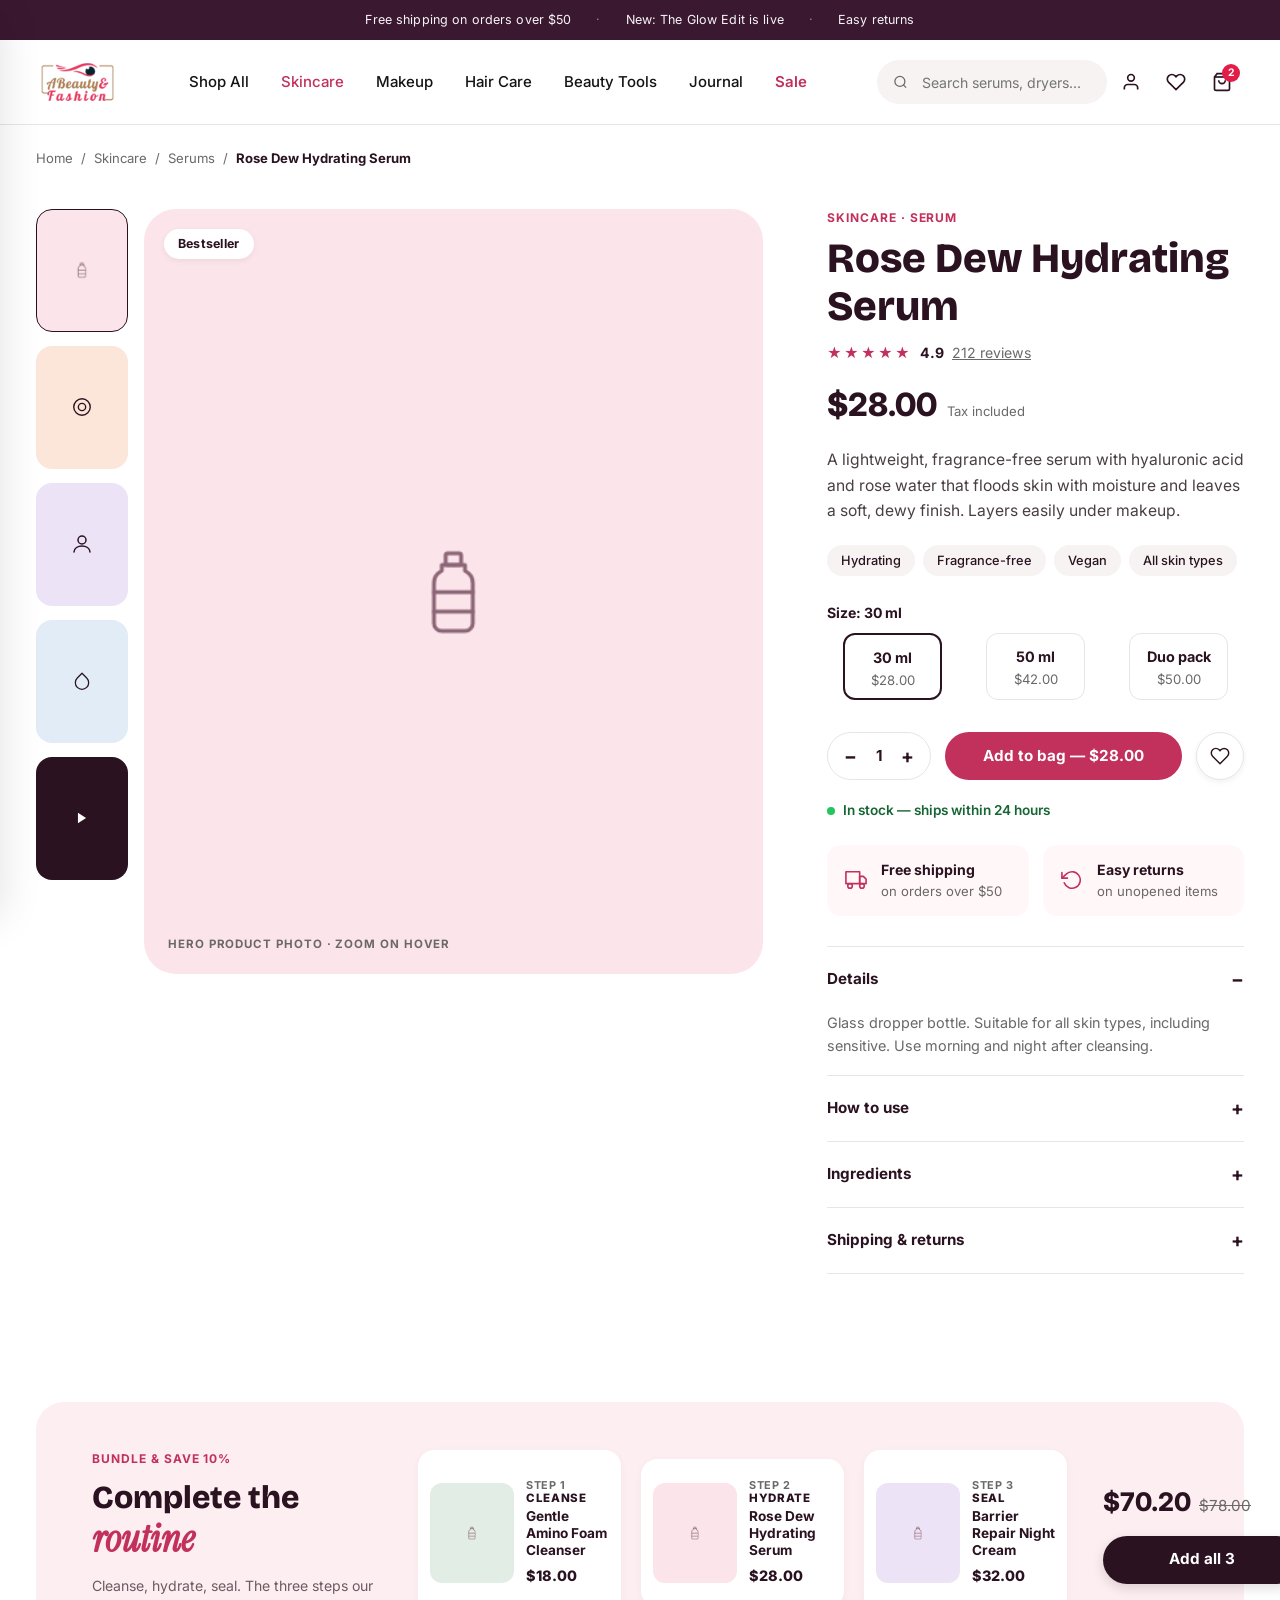
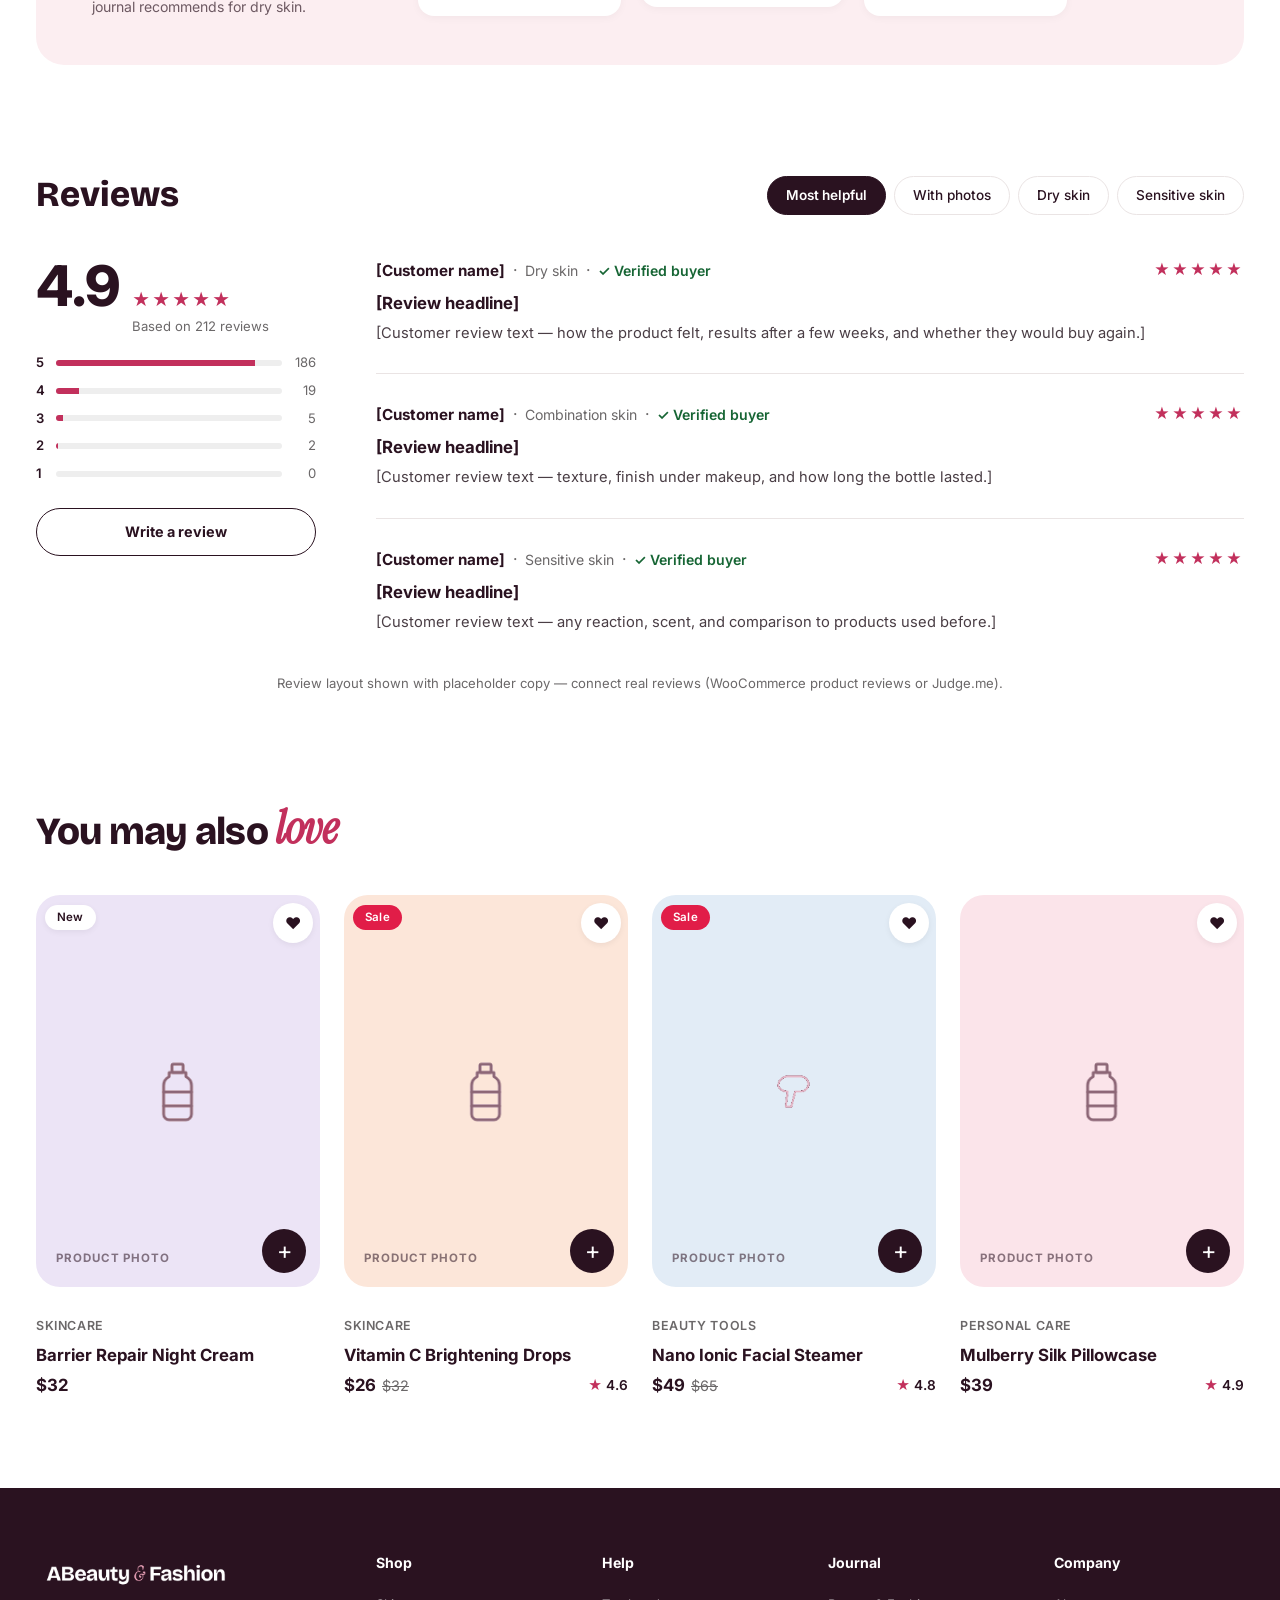
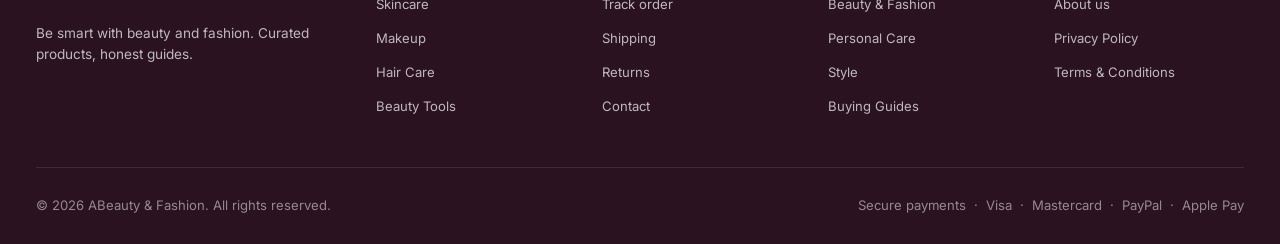
<file: product.html>
<!DOCTYPE html>
<html lang="en" style="scroll-behavior: smooth;">

<head>
  <meta charset="UTF-8">
  <meta name="viewport" content="width=device-width, initial-scale=1.0">
  <title>Rose Dew Hydrating Serum — ABeauty &amp; Fashion</title>
  <link rel="preconnect" href="https://fonts.googleapis.com">
  <link rel="preconnect" href="https://fonts.gstatic.com" crossorigin>
  <link
    href="https://fonts.googleapis.com/css2?family=Bricolage+Grotesque:opsz,wght@12..96,400..800&family=Cormorant+Garamond:ital,wght@0,400;0,500;0,600;0,700;1,400;1,500;1,600;1,700&family=Hind+Siliguri:wght@400;500;600;700&family=Instrument+Serif:ital@0;1&family=Inter:wght@300;400;500;600;700;800;900&display=swap"
    rel="stylesheet">
  <link rel="stylesheet" href="assets/css/style.css">
</head>

<body>

  <!-- Top Announcement Bar (matches 03-Desktop-Product.png y=0..39) -->
  <div class="announcement-bar">
    <span>Free shipping on orders over $50</span>
    <span class="announcement-sep">·</span>
    <span>New: The Glow Edit is live</span>
    <span class="announcement-sep">·</span>
    <span>Easy returns</span>
  </div>

  <!-- Pure CSS Drawer Toggle Checkbox -->
  <input type="checkbox" id="mobile-drawer-toggle" class="drawer-checkbox">
  <label for="mobile-drawer-toggle" class="drawer-overlay"></label>

  <!-- Mobile Drawer -->
  <aside class="mobile-drawer">
    <div class="drawer-header">
      <a href="index.html" class="brand-logo">
        <img src="assets/images/logo.png" alt="ABeauty &amp; Fashion">
      </a>
      <label for="mobile-drawer-toggle" class="drawer-close-btn">&times;</label>
    </div>
    <div class="drawer-body">
      <ul class="drawer-nav-list">
        <li class="drawer-nav-item"><a href="shop.html" class="drawer-nav-link">Shop All <span>&rsaquo;</span></a></li>
        <li class="drawer-nav-item"><a href="shop.html" class="drawer-nav-link text-accent">Skincare
            <span>&rsaquo;</span></a></li>
        <li class="drawer-nav-item"><a href="shop.html" class="drawer-nav-link">Makeup <span>&rsaquo;</span></a></li>
        <li class="drawer-nav-item"><a href="shop.html" class="drawer-nav-link">Hair Care <span>&rsaquo;</span></a></li>
        <li class="drawer-nav-item"><a href="cart.html" class="drawer-nav-link">My Bag (2) <span>&rsaquo;</span></a>
        </li>
      </ul>
    </div>
  </aside>

  <!-- Site Header -->
  <header class="site-header">
    <div class="container">
      <div class="header-inner">
        <label for="mobile-drawer-toggle" class="mobile-nav-toggle" aria-label="Open Navigation">
          <svg width="24" height="24" viewBox="0 0 24 24" fill="none" stroke="currentColor" stroke-width="2">
            <line x1="3" y1="6" x2="21" y2="6"></line>
            <line x1="3" y1="12" x2="21" y2="12"></line>
            <line x1="3" y1="18" x2="21" y2="18"></line>
          </svg>
        </label>

        <a href="index.html" class="brand-logo">
          <img src="assets/images/logo.png" alt="ABeauty &amp; Fashion">
        </a>

        <nav class="main-nav">
          <a href="shop.html" class="nav-link">Shop All</a>
          <a href="shop.html" class="nav-link active">Skincare</a>
          <a href="shop.html" class="nav-link">Makeup</a>
          <a href="shop.html" class="nav-link">Hair Care</a>
          <a href="shop.html" class="nav-link">Beauty Tools</a>
          <a href="about.html#journal" class="nav-link">Journal</a>
          <a href="shop.html" class="nav-link sale-link">Sale</a>
        </nav>

        <div class="header-actions">
          <form action="search.html" method="get" class="search-form">
            <span class="search-icon">
              <svg width="15" height="15" viewBox="0 0 24 24" fill="none" stroke="currentColor" stroke-width="2">
                <circle cx="11" cy="11" r="8"></circle>
                <line x1="21" y1="21" x2="16.65" y2="16.65"></line>
              </svg>
            </span>
            <input type="text" name="q" class="search-input" placeholder="Search serums, dryers...">
          </form>

          <a href="account.html" class="action-icon-btn" aria-label="Account">
            <svg width="20" height="20" viewBox="0 0 24 24" fill="none" stroke="currentColor" stroke-width="2">
              <path d="M20 21v-2a4 4 0 0 0-4-4H8a4 4 0 0 0-4 4v2"></path>
              <circle cx="12" cy="7" r="4"></circle>
            </svg>
          </a>

          <a href="account.html#wishlist" class="action-icon-btn" aria-label="Wishlist">
            <svg width="20" height="20" viewBox="0 0 24 24" fill="none" stroke="currentColor" stroke-width="2">
              <path
                d="M20.84 4.61a5.5 5.5 0 0 0-7.78 0L12 5.67l-1.06-1.06a5.5 5.5 0 0 0-7.78 7.78l1.06 1.06L12 21.23l7.78-7.78 1.06-1.06a5.5 5.5 0 0 0 0-7.78z">
              </path>
            </svg>
          </a>

          <a href="cart.html" class="action-icon-btn" aria-label="Bag">
            <svg width="20" height="20" viewBox="0 0 24 24" fill="none" stroke="currentColor" stroke-width="2">
              <path d="M6 2L3 6v14a2 2 0 0 0 2 2h14a2 2 0 0 0 2-2V6l-3-4z"></path>
              <line x1="3" y1="6" x2="21" y2="6"></line>
              <path d="M16 10a4 4 0 0 1-8 0"></path>
            </svg>
            <span class="badge-count">2</span>
          </a>
        </div>
      </div>
    </div>
  </header>

  <!-- Breadcrumbs -->
  <div class="container product-breadcrumbs-wrap" style="padding-top: 24px; padding-bottom: 20px;">
    <nav class="breadcrumbs">
      <a href="index.html">Home</a>
      <span>/</span>
      <a href="shop.html">Skincare</a>
      <span>/</span>
      <a href="shop.html">Serums</a>
      <span>/</span>
      <span style="font-weight: 700; color: var(--color-dark);">Rose Dew Hydrating Serum</span>
    </nav>
  </div>

  <!-- Main Product Detail Layout (matches 03-Desktop-Product.png) -->
  <main class="container">
    <div class="product-detail-layout"
      style="display: grid; grid-template-columns: 727px 1fr; gap: 64px; padding: 20px 0 80px; align-items: start;">
      <!-- Gallery Left -->
      <div class="product-gallery" style="display: flex; gap: 16px; width: 100%;">
        <div class="gallery-thumbs"
          style="display: flex; flex-direction: column; gap: 14px; width: 92px; flex-shrink: 0;">
          <!-- Thumb 1 (Active) -->
          <div class="thumb-card active"
            style="width: 92px; height: 123px; border-radius: 16px; background-color: var(--pastel-pink); border: 1.5px solid var(--color-dark); display: flex; align-items: center; justify-content: center; cursor: pointer;">
            <img src="assets/images/product-bottle.svg" alt="Thumb 1" style="width: 24px; height: auto;">
          </div>
          <!-- Thumb 2 -->
          <div class="thumb-card"
            style="width: 92px; height: 123px; border-radius: 16px; background-color: var(--pastel-peach); border: 1.5px solid transparent; display: flex; align-items: center; justify-content: center; cursor: pointer;">
            <svg width="22" height="22" viewBox="0 0 24 24" fill="none" stroke="#2A1220" stroke-width="1.5">
              <ellipse cx="12" cy="12" rx="9" ry="9"></ellipse>
              <ellipse cx="12" cy="12" rx="4" ry="4"></ellipse>
            </svg>
          </div>
          <!-- Thumb 3 -->
          <div class="thumb-card"
            style="width: 92px; height: 123px; border-radius: 16px; background-color: var(--pastel-lilac); border: 1.5px solid transparent; display: flex; align-items: center; justify-content: center; cursor: pointer;">
            <svg width="24" height="24" viewBox="0 0 24 24" fill="none" stroke="#2A1220" stroke-width="1.5"
              stroke-linecap="round" stroke-linejoin="round">
              <circle cx="12" cy="8" r="4"></circle>
              <path d="M4 20c0-4 4-6 8-6s8 2 8 6"></path>
            </svg>
          </div>
          <!-- Thumb 4 -->
          <div class="thumb-card"
            style="width: 92px; height: 123px; border-radius: 16px; background-color: var(--pastel-blue); border: 1.5px solid transparent; display: flex; align-items: center; justify-content: center; cursor: pointer;">
            <svg width="20" height="22" viewBox="0 0 24 24" fill="none" stroke="#2A1220" stroke-width="1.5"
              stroke-linecap="round" stroke-linejoin="round">
              <path d="M12 2.69l5.66 5.66a8 8 0 1 1-11.31 0z"></path>
            </svg>
          </div>
          <!-- Thumb 5 -->
          <div class="thumb-card"
            style="width: 92px; height: 123px; border-radius: 16px; background-color: var(--color-dark); color: #FFF; border: 1.5px solid transparent; display: flex; align-items: center; justify-content: center; cursor: pointer;">
            <svg width="14" height="16" viewBox="0 0 24 24" fill="#FFF">
              <polygon points="5 3 19 12 5 21 5 3"></polygon>
            </svg>
          </div>
        </div>

        <!-- Main Product Photo View -->
        <div class="gallery-main-view"
          style="flex: 1; max-width: 619px; height: 765px; background-color: var(--pastel-pink); border-radius: 32px; display: flex; flex-direction: column; align-items: center; justify-content: center; position: relative; overflow: hidden;">
          <a href="account.html#wishlist" class="gallery-wishlist-btn mobile-only" title="Wishlist">&hearts;</a>
          <div class="product-badge-top" style="position: absolute; top: 20px; left: 20px;">
            <span class="pill-badge pill-badge-white"
              style="background: #FFF; color: var(--color-dark); padding: 6px 14px; border-radius: var(--radius-full); font-size: 0.78rem; font-weight: 700; box-shadow: 0 2px 6px rgba(0,0,0,0.06);">Bestseller</span>
          </div>
          <img src="assets/images/product-bottle.svg" alt="Rose Dew Hydrating Serum Main"
            style="width: 128px; height: 244px; max-width: 100%; object-fit: contain;">
          <span class="product-photo-label"
            style="position: absolute; bottom: 20px; left: 24px; font-size: 0.72rem; font-weight: 700; letter-spacing: 0.08em; color: var(--color-text-muted);">HERO
            PRODUCT PHOTO · ZOOM ON HOVER</span>
        </div>
      </div>

      <!-- Product Info Right -->
      <div class="product-info-panel" style="display: flex; flex-direction: column; align-items: flex-start;">
        <span class="detail-eyebrow"
          style="font-size: 0.75rem; font-weight: 700; text-transform: uppercase; letter-spacing: 0.08em; color: var(--color-accent); margin-bottom: 8px;">SKINCARE
          · SERUM</span>
        <h1 class="detail-title"
          style="font-family: 'Bricolage Grotesque', var(--font-body); font-size: 2.6rem; font-weight: 800; line-height: 1.15; color: var(--color-dark); margin: 0 0 12px 0;">
          Rose Dew Hydrating<br>Serum</h1>

        <div class="product-price-rating-wrap">
        <div class="detail-rating-row"
          style="display: flex; align-items: center; gap: 8px; font-size: 0.88rem; margin-bottom: 18px;">
          <span class="rating-stars"
            style="color: var(--color-accent); letter-spacing: 2px;">&#9733;&#9733;&#9733;&#9733;&#9733;</span>
          <strong style="color: var(--color-dark);">4.9</strong>
          <a href="#reviews" style="color: var(--color-text-muted); text-decoration: underline;">212 reviews</a>
        </div>

        <div class="detail-price-row" style="display: flex; align-items: baseline; gap: 10px; margin-bottom: 18px;">
          <span class="detail-price" style="font-size: 2rem; font-weight: 800; color: var(--color-dark);">$28.00</span>
          <span class="tax-badge" style="font-size: 0.82rem; color: var(--color-text-muted);">Tax included</span>
        </div>
        </div>

        <p class="detail-summary" style="font-size: 0.98rem; line-height: 1.6; color: #4A3E45; margin: 0 0 22px 0;">
          A lightweight, fragrance-free serum with hyaluronic acid and rose water that floods skin with moisture and
          leaves a soft, dewy finish. Layers easily under makeup.
        </p>

        <div class="tag-pills"
          style="display: flex; align-items: center; gap: 8px; flex-wrap: wrap; margin-bottom: 26px;">
          <span class="tag-pill"
            style="background-color: #F6F3F2; padding: 6px 14px; border-radius: var(--radius-full); font-size: 0.8rem; font-weight: 500; color: var(--color-dark);">Hydrating</span>
          <span class="tag-pill"
            style="background-color: #F6F3F2; padding: 6px 14px; border-radius: var(--radius-full); font-size: 0.8rem; font-weight: 500; color: var(--color-dark);">Fragrance-free</span>
          <span class="tag-pill"
            style="background-color: #F6F3F2; padding: 6px 14px; border-radius: var(--radius-full); font-size: 0.8rem; font-weight: 500; color: var(--color-dark);">Vegan</span>
          <span class="tag-pill"
            style="background-color: #F6F3F2; padding: 6px 14px; border-radius: var(--radius-full); font-size: 0.8rem; font-weight: 500; color: var(--color-dark);">All
            skin types</span>
        </div>

        <!-- Size Variants -->
        <div class="variant-selector-wrap" style="width: 100%; margin-bottom: 28px;">
          <div class="variant-label" style="font-size: 0.88rem; color: var(--color-dark); margin-bottom: 10px;">Size:
            <strong>30 ml</strong>
          </div>
          <div class="size-options-grid" style="display: grid; grid-template-columns: repeat(3, 1fr); gap: 12px;">
            <div class="size-option-card active"
              style="width: calc(100% - 2rem); height: calc(100% - 0.3rem); border: 2px solid var(--color-dark); border-radius: 12px; padding: 12px 10px; text-align: center; background-color: #FFF; cursor: pointer; box-sizing: border-box; justify-self: center;">
              <div class="size-title"
                style="font-size: 0.9rem; font-weight: 700; color: var(--color-dark); margin-bottom: 2px;">30 ml</div>
              <div class="size-price" style="font-size: 0.82rem; color: var(--color-text-muted);">$28.00</div>
            </div>
            <div class="size-option-card"
              style="width: calc(100% - 2rem); height: calc(100% - 0.3rem); border: 1.5px solid var(--color-border); border-radius: 12px; padding: 12px 10px; text-align: center; background-color: #FFF; cursor: pointer; box-sizing: border-box; justify-self: center;">
              <div class="size-title"
                style="font-size: 0.9rem; font-weight: 700; color: var(--color-dark); margin-bottom: 2px;">50 ml</div>
              <div class="size-price" style="font-size: 0.82rem; color: var(--color-text-muted);">$42.00</div>
            </div>
            <div class="size-option-card"
              style="width: calc(100% - 2rem); height: calc(100% - 0.3rem); border: 1.5px solid var(--color-border); border-radius: 12px; padding: 12px 10px; text-align: center; background-color: #FFF; cursor: pointer; box-sizing: border-box; justify-self: center;">
              <div class="size-title"
                style="font-size: 0.9rem; font-weight: 700; color: var(--color-dark); margin-bottom: 2px;">Duo pack
              </div>
              <div class="size-price" style="font-size: 0.82rem; color: var(--color-text-muted);">$50.00</div>
            </div>
          </div>
        </div>

        <!-- Add to Bag Row -->
        <div class="purchase-actions-row"
          style="display: flex; align-items: center; gap: 14px; width: 100%; margin-bottom: 20px;">
          <div class="quantity-stepper"
            style="display: inline-flex; align-items: center; justify-content: space-between; border: 1.5px solid var(--color-border); border-radius: var(--radius-full); width: 104px; height: 48px; padding: 0 16px; font-weight: 700; box-sizing: border-box;">
            <button type="button" class="stepper-btn"
              style="background: none; border: none; font-size: 1.2rem; cursor: pointer; color: var(--color-dark); line-height: 1; padding: 0;">&minus;</button>
            <span style="font-size: 0.95rem; color: var(--color-dark);">1</span>
            <button type="button" class="stepper-btn"
              style="background: none; border: none; font-size: 1.2rem; cursor: pointer; color: var(--color-dark); line-height: 1; padding: 0;">&plus;</button>
          </div>
          <a href="cart.html" class="btn"
            style="flex: 1; height: 48px; background-color: var(--color-accent); color: #FFF; border-radius: var(--radius-full); display: inline-flex; align-items: center; justify-content: center; font-size: 0.95rem; font-weight: 700; text-decoration: none;">Add
            to bag &mdash; $28.00</a>
          <a href="account.html#wishlist" class="wishlist-btn" title="Wishlist"
            style="position: static; width: 48px; height: 48px; border-radius: 50%; border: 1.5px solid var(--color-border); background: #FFF; display: inline-flex; align-items: center; justify-content: center; color: var(--color-dark); text-decoration: none;">
            <svg width="20" height="20" viewBox="0 0 24 24" fill="none" stroke="currentColor" stroke-width="1.75">
              <path
                d="M20.84 4.61a5.5 5.5 0 0 0-7.78 0L12 5.67l-1.06-1.06a5.5 5.5 0 0 0-7.78 7.78l1.06 1.06L12 21.23l7.78-7.78 1.06-1.06a5.5 5.5 0 0 0 0-7.78z">
              </path>
            </svg>
          </a>
        </div>

        <!-- Stock Indicator -->
        <div class="stock-indicator"
          style="display: flex; align-items: center; gap: 8px; font-size: 0.85rem; font-weight: 600; color: #166534; margin-bottom: 24px;">
          <span class="stock-dot"
            style="width: 8px; height: 8px; border-radius: 50%; background-color: #22C55E;"></span>
          <span>In stock &mdash; ships within 24 hours</span>
        </div>

        <!-- Shipping Perks -->
        <div class="shipping-perks-box"
          style="display: grid; grid-template-columns: 1fr 1fr; gap: 14px; width: 100%; margin-bottom: 30px;">
          <div class="perk-item"
            style="background-color: #FFF7F8; border-radius: var(--radius-md); padding: 14px 18px; display: flex; align-items: center; gap: 14px;">
            <svg width="22" height="22" viewBox="0 0 24 24" fill="none" stroke="var(--color-accent)" stroke-width="1.75"
              stroke-linecap="round" stroke-linejoin="round">
              <rect x="1" y="3" width="15" height="13"></rect>
              <polygon points="16 8 20 8 23 11 23 16 16 16 16 8"></polygon>
              <circle cx="5.5" cy="18.5" r="2.5"></circle>
              <circle cx="18.5" cy="18.5" r="2.5"></circle>
            </svg>
            <div>
              <strong style="color: var(--color-dark); font-size: 0.88rem; display: block; margin-bottom: 2px;">Free
                shipping</strong>
              <span style="color: var(--color-text-muted); font-size: 0.82rem;">on orders over $50</span>
            </div>
          </div>
          <div class="perk-item"
            style="background-color: #FFF7F8; border-radius: var(--radius-md); padding: 14px 18px; display: flex; align-items: center; gap: 14px;">
            <svg width="22" height="22" viewBox="0 0 24 24" fill="none" stroke="var(--color-accent)" stroke-width="1.75"
              stroke-linecap="round" stroke-linejoin="round">
              <polyline points="1 4 1 10 7 10"></polyline>
              <path d="M3.51 15a9 9 0 1 0 2.13-9.36L1 10"></path>
            </svg>
            <div>
              <strong style="color: var(--color-dark); font-size: 0.88rem; display: block; margin-bottom: 2px;">Easy
                returns</strong>
              <span style="color: var(--color-text-muted); font-size: 0.82rem;">on unopened items</span>
            </div>
          </div>
        </div>

        <!-- Accordion Information Tabs -->
        <div class="accordion-details" style="width: 100%; border-top: 1px solid var(--color-border);">
          <details class="accordion-item" open style="border-bottom: 1px solid var(--color-border);">
            <summary class="accordion-summary"
              style="list-style: none; padding: 18px 0; display: flex; align-items: center; justify-content: space-between; font-size: 0.95rem; font-weight: 700; color: var(--color-dark); cursor: pointer;">
              <span>Details</span>
              <span style="font-size: 1.2rem; color: var(--color-dark);">&minus;</span>
            </summary>
            <div class="accordion-content"
              style="padding-bottom: 18px; font-size: 0.9rem; line-height: 1.6; color: var(--color-text-muted);">
              Glass dropper bottle. Suitable for all skin types, including sensitive. Use morning and night after
              cleansing.
            </div>
          </details>

          <details class="accordion-item" style="border-bottom: 1px solid var(--color-border);">
            <summary class="accordion-summary"
              style="list-style: none; padding: 18px 0; display: flex; align-items: center; justify-content: space-between; font-size: 0.95rem; font-weight: 700; color: var(--color-dark); cursor: pointer;">
              <span>How to use</span>
              <span style="font-size: 1.2rem; color: var(--color-dark);">&plus;</span>
            </summary>
            <div class="accordion-content"
              style="padding-bottom: 18px; font-size: 0.9rem; line-height: 1.6; color: var(--color-text-muted);">
              Dispense 3&ndash;4 drops onto clean fingertips. Gently press and pat into face and neck before applying
              heavier moisturiser or sunscreen.
            </div>
          </details>

          <details class="accordion-item" style="border-bottom: 1px solid var(--color-border);">
            <summary class="accordion-summary"
              style="list-style: none; padding: 18px 0; display: flex; align-items: center; justify-content: space-between; font-size: 0.95rem; font-weight: 700; color: var(--color-dark); cursor: pointer;">
              <span>Ingredients</span>
              <span style="font-size: 1.2rem; color: var(--color-dark);">&plus;</span>
            </summary>
            <div class="accordion-content"
              style="padding-bottom: 18px; font-size: 0.9rem; line-height: 1.6; color: var(--color-text-muted);">
              Aqua (Water), Rosa Damascena Flower Water, Sodium Hyaluronate (Multi-molecular weight), Glycerin,
              Panthenol (Vitamin B5), Phenoxyethanol, Ethylhexylglycerin.
            </div>
          </details>

          <details class="accordion-item" style="border-bottom: 1px solid var(--color-border);">
            <summary class="accordion-summary"
              style="list-style: none; padding: 18px 0; display: flex; align-items: center; justify-content: space-between; font-size: 0.95rem; font-weight: 700; color: var(--color-dark); cursor: pointer;">
              <span>Shipping &amp; returns</span>
              <span style="font-size: 1.2rem; color: var(--color-dark);">&plus;</span>
            </summary>
            <div class="accordion-content"
              style="padding-bottom: 18px; font-size: 0.9rem; line-height: 1.6; color: var(--color-text-muted);">
              Standard delivery takes 3&ndash;5 business days. Free returns accepted on unopened products within 30 days
              of arrival.
            </div>
          </details>
        </div>
      </div>
    </div>

    <!-- Bundle & Save 10% (recreated to match Design/bundle-step-item.png, width: 1328px, height: 268px, bg: #FCEEF1) -->
    <section class="bundle-routine-banner">
      <div class="bundle-routine-intro">
        <span class="eyebrow"
          style="color: var(--color-accent); font-weight: 700; font-size: 0.75rem; letter-spacing: 0.08em; display: block; margin-bottom: 12px; text-transform: uppercase;">BUNDLE
          &amp; SAVE 10%</span>
        <h3
          style="font-family: 'Bricolage Grotesque', var(--font-body); font-size: 2rem; font-weight: 800; line-height: 1.15; color: var(--color-dark); margin: 0 0 14px 0;">
          Complete the <em class="accent-serif" style="color: var(--color-accent); font-style: italic;">routine</em>
        </h3>
        <p style="font-size: 0.88rem; color: #6E5A63; line-height: 1.5; margin: 0; max-width: 290px;">Cleanse, hydrate,
          seal. The three steps our journal recommends for dry skin.</p>
      </div>

      <div class="bundle-steps-row">
        <!-- Step 1 -->
        <div class="bundle-step-item">
          <div class="bundle-step-thumb" style="background-color: var(--pastel-sage);">
            <img src="assets/images/product-bottle.svg" alt="Cleanser" style="width: 20px; height: auto;">
          </div>
          <div class="bundle-step-info">
            <span
              style="font-size: 0.68rem; font-weight: 700; color: var(--color-text-muted); text-transform: uppercase; letter-spacing: 0.05em; line-height: 1.1; display: block;">STEP
              1</span>
            <strong
              style="font-size: 0.72rem; font-weight: 800; color: var(--color-dark); text-transform: uppercase; letter-spacing: 0.06em; line-height: 1.1; display: block; margin-bottom: 4px;">CLEANSE</strong>
            <h5
              style="font-size: 0.85rem; font-weight: 700; color: var(--color-dark); line-height: 1.25; margin: 0 0 6px 0;">
              Gentle Amino Foam Cleanser</h5>
            <strong style="font-size: 0.9rem; font-weight: 800; color: var(--color-dark);">$18.00</strong>
          </div>
        </div>

        <!-- Step 2 -->
        <div class="bundle-step-item">
          <div class="bundle-step-thumb" style="background-color: var(--pastel-pink);">
            <img src="assets/images/product-bottle.svg" alt="Serum" style="width: 20px; height: auto;">
          </div>
          <div class="bundle-step-info">
            <span
              style="font-size: 0.68rem; font-weight: 700; color: var(--color-text-muted); text-transform: uppercase; letter-spacing: 0.05em; line-height: 1.1; display: block;">STEP
              2</span>
            <strong
              style="font-size: 0.72rem; font-weight: 800; color: var(--color-dark); text-transform: uppercase; letter-spacing: 0.06em; line-height: 1.1; display: block; margin-bottom: 4px;">HYDRATE</strong>
            <h5
              style="font-size: 0.85rem; font-weight: 700; color: var(--color-dark); line-height: 1.25; margin: 0 0 6px 0;">
              Rose Dew Hydrating Serum</h5>
            <strong style="font-size: 0.9rem; font-weight: 800; color: var(--color-dark);">$28.00</strong>
          </div>
        </div>

        <!-- Step 3 -->
        <div class="bundle-step-item">
          <div class="bundle-step-thumb" style="background-color: var(--pastel-lilac);">
            <img src="assets/images/product-bottle.svg" alt="Cream" style="width: 20px; height: auto;">
          </div>
          <div class="bundle-step-info">
            <span
              style="font-size: 0.68rem; font-weight: 700; color: var(--color-text-muted); text-transform: uppercase; letter-spacing: 0.05em; line-height: 1.1; display: block;">STEP
              3</span>
            <strong
              style="font-size: 0.72rem; font-weight: 800; color: var(--color-dark); text-transform: uppercase; letter-spacing: 0.06em; line-height: 1.1; display: block; margin-bottom: 4px;">SEAL</strong>
            <h5
              style="font-size: 0.85rem; font-weight: 700; color: var(--color-dark); line-height: 1.25; margin: 0 0 6px 0;">
              Barrier Repair Night Cream</h5>
            <strong style="font-size: 0.9rem; font-weight: 800; color: var(--color-dark);">$32.00</strong>
          </div>
        </div>
      </div>

      <div class="bundle-routine-action"
        style="display: flex; flex-direction: column; align-items: flex-start; justify-content: center; width: 198px;">
        <div style="display: flex; align-items: baseline; gap: 8px; margin-bottom: 14px;">
          <span style="font-size: 1.6rem; font-weight: 800; color: var(--color-dark);">$70.20</span>
          <span style="font-size: 0.95rem; text-decoration: line-through; color: var(--color-text-muted);">$78.00</span>
        </div>
        <a href="cart.html" class="btn"
          style="background-color: var(--color-dark); color: #FFF; border-radius: var(--radius-full); width: 198px; height: 48px; display: inline-flex; align-items: center; justify-content: center; font-weight: 700; font-size: 0.95rem; text-decoration: none; box-sizing: border-box; box-shadow: 0 4px 12px rgba(42,18,32,0.15);">Add
          all 3</a>
      </div>
    </section>

    <!-- Reviews Section (matches 03-Desktop-Product.png) -->
    <section class="reviews-section" id="reviews" style="padding: 40px 0 60px;">
      <!-- Section Header with Title on Left and Filter Pills on Right -->
      <div
        style="display: flex; justify-content: space-between; align-items: center; flex-wrap: wrap; gap: 16px; margin-bottom: 36px;">
        <h2
          style="font-family: 'Bricolage Grotesque', var(--font-body); font-size: 2.2rem; font-weight: 800; color: var(--color-dark); margin: 0;">
          Reviews</h2>
        <div class="filter-pills-row" style="display: flex; gap: 8px; flex-wrap: wrap;">
          <span class="filter-pill active"
            style="background-color: var(--color-dark); color: #FFF; border: 1px solid var(--color-dark); border-radius: var(--radius-full); padding: 8px 18px; font-size: 0.85rem; font-weight: 600; cursor: pointer;">Most
            helpful</span>
          <span class="filter-pill"
            style="background-color: #FFF; color: var(--color-dark); border: 1px solid var(--color-border); border-radius: var(--radius-full); padding: 8px 18px; font-size: 0.85rem; font-weight: 500; cursor: pointer;">With
            photos</span>
          <span class="filter-pill"
            style="background-color: #FFF; color: var(--color-dark); border: 1px solid var(--color-border); border-radius: var(--radius-full); padding: 8px 18px; font-size: 0.85rem; font-weight: 500; cursor: pointer;">Dry
            skin</span>
          <span class="filter-pill"
            style="background-color: #FFF; color: var(--color-dark); border: 1px solid var(--color-border); border-radius: var(--radius-full); padding: 8px 18px; font-size: 0.85rem; font-weight: 500; cursor: pointer;">Sensitive
            skin</span>
        </div>
      </div>

      <div style="display: grid; grid-template-columns: 280px 1fr; gap: 60px; align-items: start;">
        <!-- Left Score Column -->
        <div>
          <div style="display: flex; align-items: baseline; gap: 12px; margin-bottom: 16px;">
            <span style="font-size: 3.5rem; font-weight: 800; line-height: 1; color: var(--color-dark);">4.9</span>
            <div>
              <div style="color: var(--color-accent); font-size: 1.1rem; letter-spacing: 2px;">
                &#9733;&#9733;&#9733;&#9733;&#9733;</div>
              <span style="font-size: 0.82rem; color: var(--color-text-muted);">Based on 212 reviews</span>
            </div>
          </div>

          <!-- Breakdown bars -->
          <div style="display: flex; flex-direction: column; gap: 8px; margin-bottom: 24px; font-size: 0.82rem;">
            <div style="display: flex; align-items: center; gap: 10px;">
              <span style="width: 10px; color: var(--color-dark); font-weight: 600;">5</span>
              <div style="flex: 1; height: 6px; background: #EEE; border-radius: 4px; overflow: hidden;">
                <div style="width: 88%; height: 100%; background: var(--color-accent);"></div>
              </div>
              <span class="text-muted" style="width: 24px; text-align: right;">186</span>
            </div>
            <div style="display: flex; align-items: center; gap: 10px;">
              <span style="width: 10px; color: var(--color-dark); font-weight: 600;">4</span>
              <div style="flex: 1; height: 6px; background: #EEE; border-radius: 4px; overflow: hidden;">
                <div style="width: 10%; height: 100%; background: var(--color-accent);"></div>
              </div>
              <span class="text-muted" style="width: 24px; text-align: right;">19</span>
            </div>
            <div style="display: flex; align-items: center; gap: 10px;">
              <span style="width: 10px; color: var(--color-dark); font-weight: 600;">3</span>
              <div style="flex: 1; height: 6px; background: #EEE; border-radius: 4px; overflow: hidden;">
                <div style="width: 3%; height: 100%; background: var(--color-accent);"></div>
              </div>
              <span class="text-muted" style="width: 24px; text-align: right;">5</span>
            </div>
            <div style="display: flex; align-items: center; gap: 10px;">
              <span style="width: 10px; color: var(--color-dark); font-weight: 600;">2</span>
              <div style="flex: 1; height: 6px; background: #EEE; border-radius: 4px; overflow: hidden;">
                <div style="width: 1%; height: 100%; background: var(--color-accent);"></div>
              </div>
              <span class="text-muted" style="width: 24px; text-align: right;">2</span>
            </div>
            <div style="display: flex; align-items: center; gap: 10px;">
              <span style="width: 10px; color: var(--color-dark); font-weight: 600;">1</span>
              <div style="flex: 1; height: 6px; background: #EEE; border-radius: 4px; overflow: hidden;">
                <div style="width: 0%; height: 100%; background: var(--color-accent);"></div>
              </div>
              <span class="text-muted" style="width: 24px; text-align: right;">0</span>
            </div>
          </div>

          <button type="button" class="btn"
            style="width: 100%; height: 48px; border-radius: var(--radius-full); border: 1.5px solid var(--color-dark); background: #FFF; color: var(--color-dark); font-weight: 700; font-size: 0.9rem; cursor: pointer; display: flex; align-items: center; justify-content: center;">Write
            a review</button>
        </div>

        <!-- Right Customer Testimonials List -->
        <div style="display: flex; flex-direction: column; gap: 28px;">
          <!-- Review 1 -->
          <div style="padding-bottom: 28px; border-bottom: 1px solid var(--color-border);">
            <div style="display: flex; justify-content: space-between; align-items: center; margin-bottom: 8px;">
              <div>
                <strong style="font-size: 0.95rem; color: var(--color-dark);">[Customer name]</strong>
                <span class="text-muted" style="margin: 0 4px;">·</span>
                <span class="text-muted" style="font-size: 0.88rem;">Dry skin</span>
                <span class="text-muted" style="margin: 0 4px;">·</span>
                <span style="color: #166534; font-weight: 600; font-size: 0.88rem;">&#10003; Verified buyer</span>
              </div>
              <div style="color: var(--color-accent); font-size: 0.95rem; letter-spacing: 2px;">
                &#9733;&#9733;&#9733;&#9733;&#9733;</div>
            </div>
            <h4 style="font-size: 1.05rem; font-weight: 700; color: var(--color-dark); margin: 0 0 6px 0;">[Review
              headline]</h4>
            <p style="font-size: 0.92rem; color: #4A3E45; line-height: 1.6; margin: 0;">
              [Customer review text &mdash; how the product felt, results after a few weeks, and whether they would buy
              again.]
            </p>
          </div>

          <!-- Review 2 -->
          <div style="padding-bottom: 28px; border-bottom: 1px solid var(--color-border);">
            <div style="display: flex; justify-content: space-between; align-items: center; margin-bottom: 8px;">
              <div>
                <strong style="font-size: 0.95rem; color: var(--color-dark);">[Customer name]</strong>
                <span class="text-muted" style="margin: 0 4px;">·</span>
                <span class="text-muted" style="font-size: 0.88rem;">Combination skin</span>
                <span class="text-muted" style="margin: 0 4px;">·</span>
                <span style="color: #166534; font-weight: 600; font-size: 0.88rem;">&#10003; Verified buyer</span>
              </div>
              <div style="color: var(--color-accent); font-size: 0.95rem; letter-spacing: 2px;">
                &#9733;&#9733;&#9733;&#9733;&#9733;</div>
            </div>
            <h4 style="font-size: 1.05rem; font-weight: 700; color: var(--color-dark); margin: 0 0 6px 0;">[Review
              headline]</h4>
            <p style="font-size: 0.92rem; color: #4A3E45; line-height: 1.6; margin: 0;">
              [Customer review text &mdash; texture, finish under makeup, and how long the bottle lasted.]
            </p>
          </div>

          <!-- Review 3 -->
          <div>
            <div style="display: flex; justify-content: space-between; align-items: center; margin-bottom: 8px;">
              <div>
                <strong style="font-size: 0.95rem; color: var(--color-dark);">[Customer name]</strong>
                <span class="text-muted" style="margin: 0 4px;">·</span>
                <span class="text-muted" style="font-size: 0.88rem;">Sensitive skin</span>
                <span class="text-muted" style="margin: 0 4px;">·</span>
                <span style="color: #166534; font-weight: 600; font-size: 0.88rem;">&#10003; Verified buyer</span>
              </div>
              <div style="color: var(--color-accent); font-size: 0.95rem; letter-spacing: 2px;">
                &#9733;&#9733;&#9733;&#9733;&#9733;</div>
            </div>
            <h4 style="font-size: 1.05rem; font-weight: 700; color: var(--color-dark); margin: 0 0 6px 0;">[Review
              headline]</h4>
            <p style="font-size: 0.92rem; color: #4A3E45; line-height: 1.6; margin: 0;">
              [Customer review text &mdash; any reaction, scent, and comparison to products used before.]
            </p>
          </div>
        </div>
      </div>

      <!-- Disclaimer Note below Reviews -->
      <p
        style="text-align: center; font-size: 0.82rem; color: var(--color-text-muted); margin-top: 40px; margin-bottom: 0;">
        Review layout shown with placeholder copy &mdash; connect real reviews (WooCommerce product reviews or
        Judge.me).
      </p>
    </section>

    <!-- You May Also Love (matches 03-Desktop-Product.png y=2200..2900) -->
    <section class="products-section" style="padding: 40px 0 90px;">
      <div class="section-header" style="margin-bottom: 32px;">
        <h2 class="section-title"
          style="font-family: 'Bricolage Grotesque', var(--font-body); font-size: 2.4rem; font-weight: 800; color: var(--color-dark); margin: 0;">
          You may also <em class="accent-serif" style="color: var(--color-accent); font-style: italic;">love</em>
        </h2>
      </div>

      <div class="product-grid" style="display: grid; grid-template-columns: repeat(4, 1fr); gap: 24px;">
        <!-- Card 1 -->
        <article class="product-card">
          <div class="product-card-visual"
            style="background-color: var(--pastel-lilac); height: 392px; border-radius: 24px;">
            <div class="product-badge-top"><span class="pill-badge pill-badge-white">New</span></div>
            <a href="account.html#wishlist" class="wishlist-btn" title="Wishlist">&hearts;</a>
            <img src="assets/images/product-bottle.svg" alt="Barrier Repair Night Cream" style="width: 91.476px;">
            <span class="product-photo-label">PRODUCT PHOTO</span>
            <a href="cart.html" class="quick-add-btn" title="Add to bag">+</a>
          </div>
          <span class="product-category-name"
            style="font-size: 0.78rem; color: var(--color-text-muted); display: block; margin-top: 14px; text-transform: uppercase; letter-spacing: 0.05em;">Skincare</span>
          <h3 class="product-title" style="font-size: 1.05rem; font-weight: 700; margin: 4px 0 6px 0;"><a
              href="product.html" style="color: var(--color-dark); text-decoration: none;">Barrier Repair Night
              Cream</a></h3>
          <div class="product-meta-row" style="display: flex; justify-content: space-between; align-items: center;">
            <span class="product-price"
              style="font-size: 1.05rem; font-weight: 700; color: var(--color-dark);">$32</span>
          </div>
        </article>

        <!-- Card 2 -->
        <article class="product-card">
          <div class="product-card-visual"
            style="background-color: var(--pastel-peach); height: 392px; border-radius: 24px;">
            <div class="product-badge-top"><span class="pill-badge pill-badge-sale">Sale</span></div>
            <a href="account.html#wishlist" class="wishlist-btn" title="Wishlist">&hearts;</a>
            <img src="assets/images/product-bottle.svg" alt="Vitamin C Brightening Drops" style="width: 91.476px;">
            <span class="product-photo-label">PRODUCT PHOTO</span>
            <a href="cart.html" class="quick-add-btn" title="Add to bag">+</a>
          </div>
          <span class="product-category-name"
            style="font-size: 0.78rem; color: var(--color-text-muted); display: block; margin-top: 14px; text-transform: uppercase; letter-spacing: 0.05em;">Skincare</span>
          <h3 class="product-title" style="font-size: 1.05rem; font-weight: 700; margin: 4px 0 6px 0;"><a
              href="product.html" style="color: var(--color-dark); text-decoration: none;">Vitamin C Brightening
              Drops</a></h3>
          <div class="product-meta-row" style="display: flex; justify-content: space-between; align-items: center;">
            <div class="product-price-wrap" style="display: flex; align-items: baseline; gap: 6px;">
              <span class="product-price"
                style="font-size: 1.05rem; font-weight: 700; color: var(--color-dark);">$26</span>
              <span class="product-old-price"
                style="font-size: 0.9rem; text-decoration: line-through; color: var(--color-text-muted);">$32</span>
            </div>
            <span class="product-rating" style="font-size: 0.85rem; font-weight: 600; color: var(--color-dark);"><span
                class="star-icon" style="color: var(--color-accent);">&#9733;</span> 4.6</span>
          </div>
        </article>

        <!-- Card 3 -->
        <article class="product-card">
          <div class="product-card-visual"
            style="background-color: var(--pastel-blue); height: 392px; border-radius: 24px;">
            <div class="product-badge-top"><span class="pill-badge pill-badge-sale">Sale</span></div>
            <a href="account.html#wishlist" class="wishlist-btn" title="Wishlist">&hearts;</a>
            <img src="assets/images/product-steamer.svg" alt="Nano Ionic Facial Steamer" style="width: 91.476px;">
            <span class="product-photo-label">PRODUCT PHOTO</span>
            <a href="cart.html" class="quick-add-btn" title="Add to bag">+</a>
          </div>
          <span class="product-category-name"
            style="font-size: 0.78rem; color: var(--color-text-muted); display: block; margin-top: 14px; text-transform: uppercase; letter-spacing: 0.05em;">Beauty
            Tools</span>
          <h3 class="product-title" style="font-size: 1.05rem; font-weight: 700; margin: 4px 0 6px 0;"><a
              href="product.html" style="color: var(--color-dark); text-decoration: none;">Nano Ionic Facial Steamer</a>
          </h3>
          <div class="product-meta-row" style="display: flex; justify-content: space-between; align-items: center;">
            <div class="product-price-wrap" style="display: flex; align-items: baseline; gap: 6px;">
              <span class="product-price"
                style="font-size: 1.05rem; font-weight: 700; color: var(--color-dark);">$49</span>
              <span class="product-old-price"
                style="font-size: 0.9rem; text-decoration: line-through; color: var(--color-text-muted);">$65</span>
            </div>
            <span class="product-rating" style="font-size: 0.85rem; font-weight: 600; color: var(--color-dark);"><span
                class="star-icon" style="color: var(--color-accent);">&#9733;</span> 4.8</span>
          </div>
        </article>

        <!-- Card 4 -->
        <article class="product-card">
          <div class="product-card-visual"
            style="background-color: var(--pastel-pink); height: 392px; border-radius: 24px;">
            <a href="account.html#wishlist" class="wishlist-btn" title="Wishlist">&hearts;</a>
            <img src="assets/images/product-bottle.svg" alt="Mulberry Silk Pillowcase" style="width: 91.476px;">
            <span class="product-photo-label">PRODUCT PHOTO</span>
            <a href="cart.html" class="quick-add-btn" title="Add to bag">+</a>
          </div>
          <span class="product-category-name"
            style="font-size: 0.78rem; color: var(--color-text-muted); display: block; margin-top: 14px; text-transform: uppercase; letter-spacing: 0.05em;">Personal
            Care</span>
          <h3 class="product-title" style="font-size: 1.05rem; font-weight: 700; margin: 4px 0 6px 0;"><a
              href="product.html" style="color: var(--color-dark); text-decoration: none;">Mulberry Silk Pillowcase</a>
          </h3>
          <div class="product-meta-row" style="display: flex; justify-content: space-between; align-items: center;">
            <span class="product-price"
              style="font-size: 1.05rem; font-weight: 700; color: var(--color-dark);">$39</span>
            <span class="product-rating" style="font-size: 0.85rem; font-weight: 600; color: var(--color-dark);"><span
                class="star-icon" style="color: var(--color-accent);">&#9733;</span> 4.9</span>
          </div>
        </article>
      </div>
    </section>
  </main>

  <!-- Footer (matches 03-Desktop-Product.png y=2940..3284, height: 344px) -->
  <footer class="site-footer">
    <div class="container">
      <div class="footer-top">
        <div class="footer-brand">
          <div class="footer-logo-text">
          <a href="index.html" class="footer-logo-link" aria-label="ABeauty &amp; Fashion">
            <img src="Design/footer-logo.png" alt="ABeauty &amp; Fashion" class="footer-logo-img">
          </a>
          <span class="sr-only">ABeauty <em>&amp;</em> Fashion</span>
        </div>
          <p class="footer-tagline">Be smart with beauty and fashion. Curated products, honest guides.</p>
        </div>
        <div class="footer-col">
          <h4 class="footer-col-title">Shop</h4>
          <ul class="footer-links-list">
            <li><a href="shop.html" class="footer-link">Skincare</a></li>
            <li><a href="shop.html" class="footer-link">Makeup</a></li>
            <li><a href="shop.html" class="footer-link">Hair Care</a></li>
            <li><a href="shop.html" class="footer-link">Beauty Tools</a></li>
          </ul>
        </div>
        <div class="footer-col">
          <h4 class="footer-col-title">Help</h4>
          <ul class="footer-links-list">
            <li><a href="account.html" class="footer-link">Track order</a></li>
            <li><a href="contact.html" class="footer-link">Shipping</a></li>
            <li><a href="contact.html" class="footer-link">Returns</a></li>
            <li><a href="contact.html" class="footer-link">Contact</a></li>
          </ul>
        </div>
        <div class="footer-col">
          <h4 class="footer-col-title">Journal</h4>
          <ul class="footer-links-list">
            <li><a href="about.html#journal" class="footer-link">Beauty &amp; Fashion</a></li>
            <li><a href="about.html#journal" class="footer-link">Personal Care</a></li>
            <li><a href="about.html#journal" class="footer-link">Style</a></li>
            <li><a href="about.html#journal" class="footer-link">Buying Guides</a></li>
          </ul>
        </div>
        <div class="footer-col">
          <h4 class="footer-col-title">Company</h4>
          <ul class="footer-links-list">
            <li><a href="about.html" class="footer-link">About us</a></li>
            <li><a href="privacy.html" class="footer-link">Privacy Policy</a></li>
            <li><a href="terms.html" class="footer-link">Terms &amp; Conditions</a></li>
          </ul>
        </div>
      </div>
      <div class="footer-bottom">
        <div>&copy; 2026 ABeauty &amp; Fashion. All rights reserved.</div>
        <div class="payment-methods-text">
          <span>Secure payments</span> · <span>Visa</span> · <span>Mastercard</span> · <span>PayPal</span> · <span>Apple
            Pay</span>
        </div>
      </div>
    </div>
  </footer>

</body>

</html>
</file>
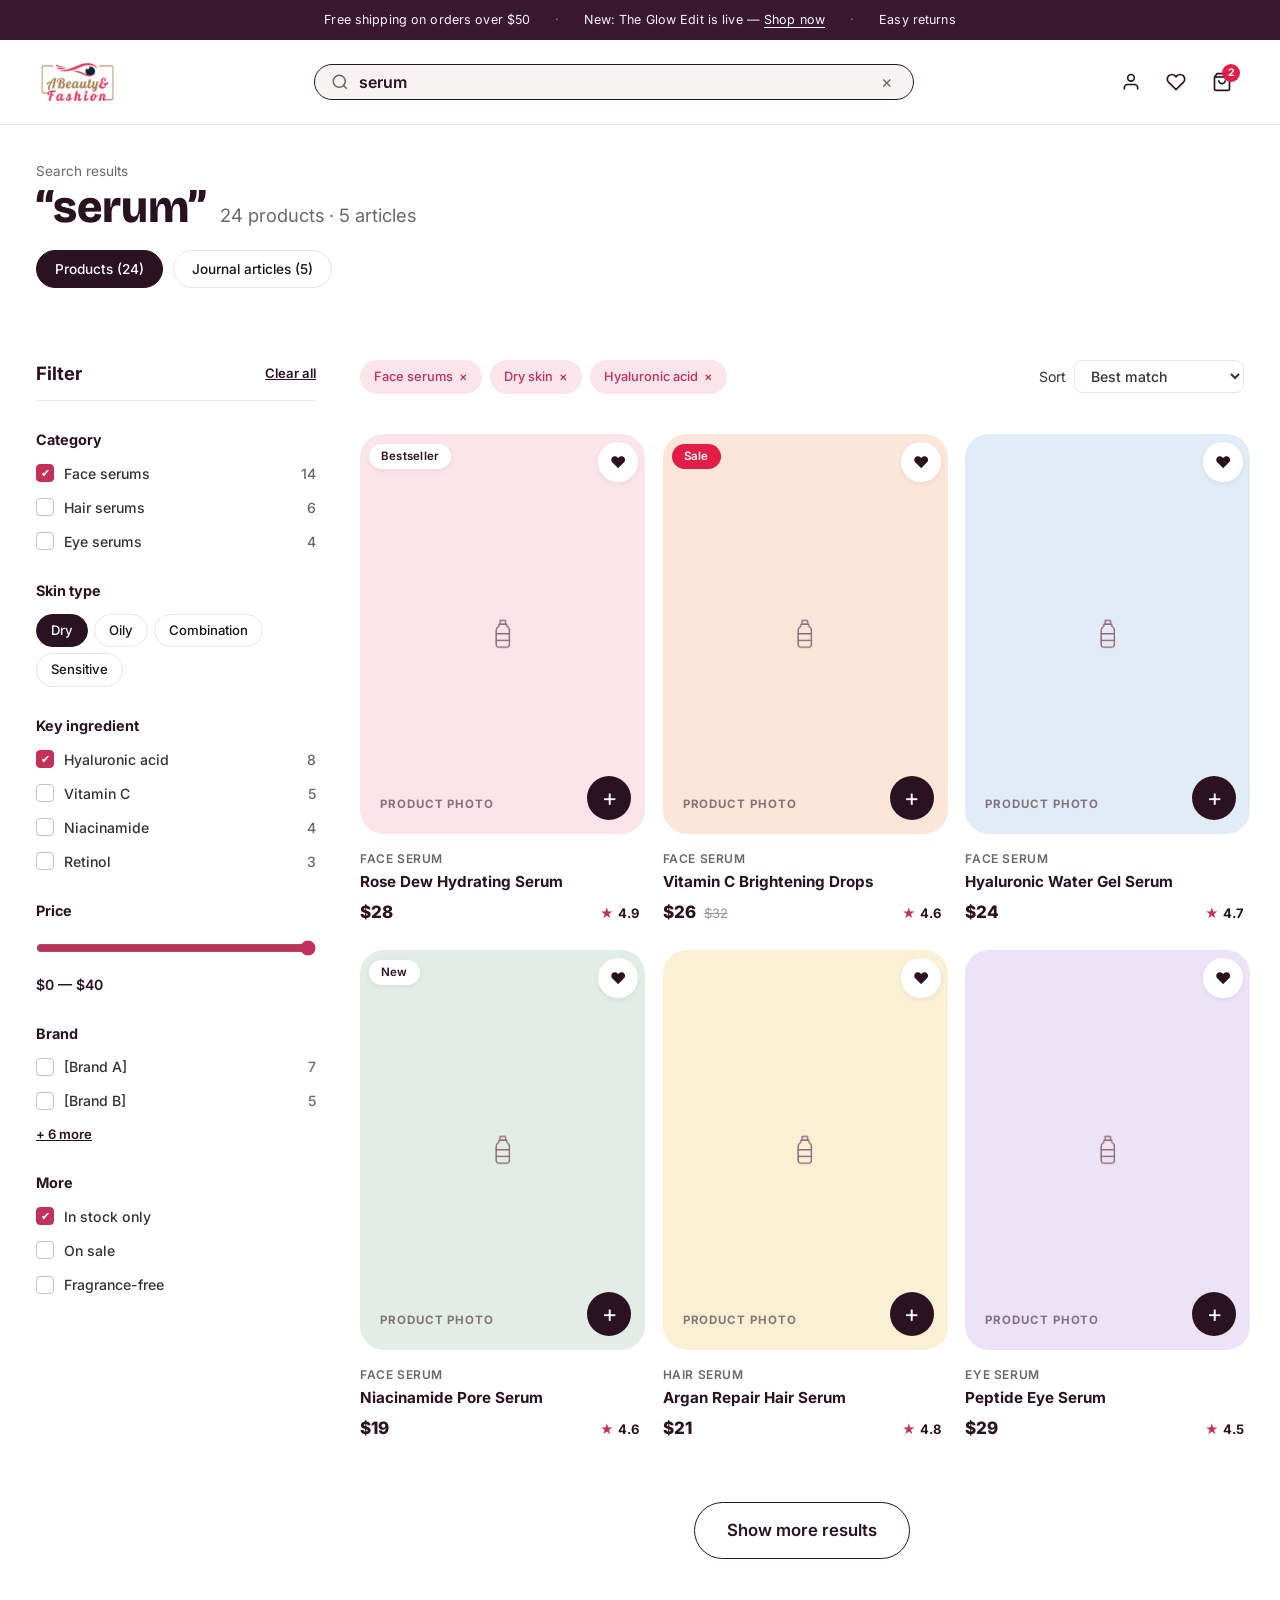
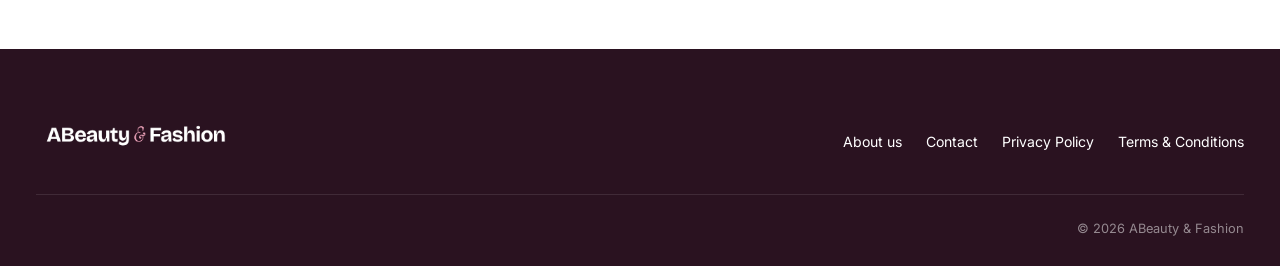
<file: search.html>
<!DOCTYPE html>
<html lang="en">
<head>
  <meta charset="UTF-8">
  <meta name="viewport" content="width=device-width, initial-scale=1.0">
  <title>Search results for "serum" — ABeauty & Fashion</title>
    <link rel="preconnect" href="https://fonts.googleapis.com">
  <link rel="preconnect" href="https://fonts.gstatic.com" crossorigin>
  <link
    href="https://fonts.googleapis.com/css2?family=Bricolage+Grotesque:opsz,wght@12..96,400..800&family=Cormorant+Garamond:ital,wght@0,400;0,500;0,600;0,700;1,400;1,500;1,600;1,700&family=Hind+Siliguri:wght@400;500;600;700&family=Instrument+Serif:ital@0;1&family=Inter:wght@300;400;500;600;700;800;900&display=swap"
    rel="stylesheet">
  <link rel="stylesheet" href="assets/css/style.css">
  <style>
    .search-modal-dropdown {
      position: absolute;
      top: 60px;
      right: 20px;
      left: 20px;
      max-width: 780px;
      margin: 0 auto;
      background: #FFF;
      border-radius: var(--radius-xl);
      box-shadow: var(--shadow-lg);
      border: 1px solid var(--color-border);
      padding: 24px;
      display: grid;
      grid-template-columns: 1fr 1.3fr;
      gap: 30px;
      z-index: 100;
    }
  </style>
</head>
<body>

  <!-- Top Announcement Bar -->
  <div class="announcement-bar">
    <span>Free shipping on orders over $50</span>
    <span class="announcement-sep">·</span>
    <span>New: The Glow Edit is live — <a href="shop.html">Shop now</a></span>
    <span class="announcement-sep">·</span>
    <span>Easy returns</span>
  </div>

  <!-- Header with search dropdown open (matches 22-Desktop-Search-results-filters.png) -->
  <header class="site-header" style="position: relative;">
    <div class="container">
      <div class="header-inner">
        <a href="index.html" class="brand-logo">
          <img src="assets/images/logo.png" alt="ABeauty & Fashion">
        </a>

        <!-- Interactive Search Bar -->
        <div style="flex: 1; max-width: 600px; position: relative;">
          <form action="search.html" method="get" style="display: flex; align-items: center; background: #F6F3F2; border-radius: var(--radius-full); padding: 4px 16px; border: 1.5px solid var(--color-dark);">
            <svg width="18" height="18" viewBox="0 0 24 24" fill="none" stroke="currentColor" stroke-width="2" style="color: var(--color-text-muted); margin-right: 10px;"><circle cx="11" cy="11" r="8"></circle><line x1="21" y1="21" x2="16.65" y2="16.65"></line></svg>
            <input type="text" name="q" value="serum" style="flex: 1; font-weight: 600; color: var(--color-dark);">
            <a href="search.html" style="color: var(--color-text-muted); font-size: 1.1rem; padding: 0 4px;">&times;</a>
          </form>
        </div>

        <div class="header-actions">
          <a href="account.html" class="action-icon-btn"><svg width="20" height="20" viewBox="0 0 24 24" fill="none" stroke="currentColor" stroke-width="2"><path d="M20 21v-2a4 4 0 0 0-4-4H8a4 4 0 0 0-4 4v2"></path><circle cx="12" cy="7" r="4"></circle></svg></a>
          <a href="account.html#wishlist" class="action-icon-btn"><svg width="20" height="20" viewBox="0 0 24 24" fill="none" stroke="currentColor" stroke-width="2"><path d="M20.84 4.61a5.5 5.5 0 0 0-7.78 0L12 5.67l-1.06-1.06a5.5 5.5 0 0 0-7.78 7.78l1.06 1.06L12 21.23l7.78-7.78 1.06-1.06a5.5 5.5 0 0 0 0-7.78z"></path></svg></a>
          <a href="cart.html" class="action-icon-btn"><svg width="20" height="20" viewBox="0 0 24 24" fill="none" stroke="currentColor" stroke-width="2"><path d="M6 2L3 6v14a2 2 0 0 0 2 2h14a2 2 0 0 0 2-2V6l-3-4z"></path><line x1="3" y1="6" x2="21" y2="6"></line><path d="M16 10a4 4 0 0 1-8 0"></path></svg><span class="badge-count">2</span></a>
        </div>
      </div>
    </div>
  </header>

  <!-- Search Header Info (matches 22-Desktop-Search-results-filters.png) -->
  <section class="container" style="padding-top: 36px;">
    <div style="font-size: 0.85rem; color: var(--color-text-muted); margin-bottom: 6px;">Search results</div>
    <div style="display: flex; align-items: baseline; gap: 14px; margin-bottom: 20px; flex-wrap: wrap;">
      <h1 style="font-family: 'Bricolage Grotesque', var(--font-body); font-size: 2.8rem; font-weight: 800; color: var(--color-dark);">&ldquo;serum&rdquo;</h1>
      <span style="font-size: 1.15rem; color: var(--color-text-muted);">24 products · 5 articles</span>
    </div>

    <!-- Product vs Articles Tabs -->
    <div style="display: flex; gap: 10px; margin-bottom: 30px;">
      <button class="filter-pill active">Products (24)</button>
      <button class="filter-pill">Journal articles (5)</button>
    </div>
  </section>

  <!-- Search Results Main Layout -->
  <main class="container">
    <div class="catalog-layout">
      <!-- Left Filters Sidebar -->
      <aside class="filters-sidebar">
        <div class="filter-header">
          <h2 class="filter-title">Filter</h2>
          <a href="search.html" class="clear-all-link">Clear all</a>
        </div>

        <div class="filter-group">
          <h3 class="filter-group-title">Category</h3>
          <div class="filter-options">
            <label class="custom-checkbox"><input type="checkbox" checked> <span>Face serums</span> <span class="text-muted" style="margin-left:auto;">14</span></label>
            <label class="custom-checkbox"><input type="checkbox"> <span>Hair serums</span> <span class="text-muted" style="margin-left:auto;">6</span></label>
            <label class="custom-checkbox"><input type="checkbox"> <span>Eye serums</span> <span class="text-muted" style="margin-left:auto;">4</span></label>
          </div>
        </div>

        <div class="filter-group">
          <h3 class="filter-group-title">Skin type</h3>
          <div style="display: flex; gap: 6px; flex-wrap: wrap;">
            <button class="filter-pill active" style="padding: 6px 14px; font-size: 0.82rem;">Dry</button>
            <button class="filter-pill" style="padding: 6px 14px; font-size: 0.82rem;">Oily</button>
            <button class="filter-pill" style="padding: 6px 14px; font-size: 0.82rem;">Combination</button>
            <button class="filter-pill" style="padding: 6px 14px; font-size: 0.82rem;">Sensitive</button>
          </div>
        </div>

        <div class="filter-group">
          <h3 class="filter-group-title">Key ingredient</h3>
          <div class="filter-options">
            <label class="custom-checkbox"><input type="checkbox" checked> <span>Hyaluronic acid</span> <span class="text-muted" style="margin-left:auto;">8</span></label>
            <label class="custom-checkbox"><input type="checkbox"> <span>Vitamin C</span> <span class="text-muted" style="margin-left:auto;">5</span></label>
            <label class="custom-checkbox"><input type="checkbox"> <span>Niacinamide</span> <span class="text-muted" style="margin-left:auto;">4</span></label>
            <label class="custom-checkbox"><input type="checkbox"> <span>Retinol</span> <span class="text-muted" style="margin-left:auto;">3</span></label>
          </div>
        </div>

        <div class="filter-group">
          <h3 class="filter-group-title">Price</h3>
          <input type="range" min="0" max="40" value="40" style="width: 100%; accent-color: var(--color-accent); margin: 6px 0;">
          <div style="font-size: 0.88rem; color: var(--color-dark); font-weight: 600;">$0 &mdash; $40</div>
        </div>

        <div class="filter-group">
          <h3 class="filter-group-title">Brand</h3>
          <div class="filter-options">
            <label class="custom-checkbox"><input type="checkbox"> <span>[Brand A]</span> <span class="text-muted" style="margin-left:auto;">7</span></label>
            <label class="custom-checkbox"><input type="checkbox"> <span>[Brand B]</span> <span class="text-muted" style="margin-left:auto;">5</span></label>
            <a href="#" style="font-size: 0.82rem; color: var(--color-dark); font-weight: 600; text-decoration: underline;">+ 6 more</a>
          </div>
        </div>

        <div class="filter-group">
          <h3 class="filter-group-title">More</h3>
          <div class="filter-options">
            <label class="custom-checkbox"><input type="checkbox" checked> <span>In stock only</span></label>
            <label class="custom-checkbox"><input type="checkbox"> <span>On sale</span></label>
            <label class="custom-checkbox"><input type="checkbox"> <span>Fragrance-free</span></label>
          </div>
        </div>
      </aside>

      <!-- Right Products Grid Area -->
      <section class="catalog-main">
        <div style="display: flex; align-items: center; justify-content: space-between; flex-wrap: wrap; gap: 12px; margin-bottom: 20px;">
          <div style="display: flex; gap: 8px; flex-wrap: wrap;">
            <span class="filter-chip-remove">Face serums <span>&times;</span></span>
            <span class="filter-chip-remove">Dry skin <span>&times;</span></span>
            <span class="filter-chip-remove">Hyaluronic acid <span>&times;</span></span>
          </div>

          <div class="sort-select-wrap">
            <label for="search-sort">Sort</label>
            <select id="search-sort" class="sort-select">
              <option selected>Best match</option>
              <option>Price: Low to High</option>
              <option>Price: High to Low</option>
              <option>Top Rated</option>
            </select>
          </div>
        </div>

        <!-- 6 Products in 3 columns -->
        <div class="product-grid-3">
          <!-- 1. Rose Dew -->
          <article class="product-card">
            <div class="product-card-visual" style="background-color: var(--pastel-pink);">
              <div class="product-badge-top"><span class="pill-badge pill-badge-white">Bestseller</span></div>
              <a href="account.html#wishlist" class="wishlist-btn">&hearts;</a>
              <img src="assets/images/product-bottle.svg" alt="Rose Dew" style="width: 44px;">
              <span class="product-photo-label">PRODUCT PHOTO</span>
              <a href="cart.html" class="quick-add-btn">+</a>
            </div>
            <span class="product-category-name">Face serum</span>
            <h3 class="product-title"><a href="product.html">Rose Dew Hydrating Serum</a></h3>
            <div class="product-meta-row">
              <span class="product-price">$28</span>
              <span class="product-rating"><span class="star-icon">&#9733;</span> 4.9</span>
            </div>
          </article>

          <!-- 2. Vitamin C -->
          <article class="product-card">
            <div class="product-card-visual" style="background-color: var(--pastel-peach);">
              <div class="product-badge-top"><span class="pill-badge pill-badge-sale">Sale</span></div>
              <a href="account.html#wishlist" class="wishlist-btn">&hearts;</a>
              <img src="assets/images/product-bottle.svg" alt="Vitamin C" style="width: 44px;">
              <span class="product-photo-label">PRODUCT PHOTO</span>
              <a href="cart.html" class="quick-add-btn">+</a>
            </div>
            <span class="product-category-name">Face serum</span>
            <h3 class="product-title"><a href="product.html">Vitamin C Brightening Drops</a></h3>
            <div class="product-meta-row">
              <div class="product-price-wrap">
                <span class="product-price">$26</span>
                <span class="product-old-price">$32</span>
              </div>
              <span class="product-rating"><span class="star-icon">&#9733;</span> 4.6</span>
            </div>
          </article>

          <!-- 3. Hyaluronic Water Gel -->
          <article class="product-card">
            <div class="product-card-visual" style="background-color: var(--pastel-blue);">
              <a href="account.html#wishlist" class="wishlist-btn">&hearts;</a>
              <img src="assets/images/product-bottle.svg" alt="Hyaluronic" style="width: 44px;">
              <span class="product-photo-label">PRODUCT PHOTO</span>
              <a href="cart.html" class="quick-add-btn">+</a>
            </div>
            <span class="product-category-name">Face serum</span>
            <h3 class="product-title"><a href="product.html">Hyaluronic Water Gel Serum</a></h3>
            <div class="product-meta-row">
              <span class="product-price">$24</span>
              <span class="product-rating"><span class="star-icon">&#9733;</span> 4.7</span>
            </div>
          </article>

          <!-- 4. Niacinamide -->
          <article class="product-card">
            <div class="product-card-visual" style="background-color: var(--pastel-sage);">
              <div class="product-badge-top"><span class="pill-badge pill-badge-white">New</span></div>
              <a href="account.html#wishlist" class="wishlist-btn">&hearts;</a>
              <img src="assets/images/product-bottle.svg" alt="Niacinamide" style="width: 44px;">
              <span class="product-photo-label">PRODUCT PHOTO</span>
              <a href="cart.html" class="quick-add-btn">+</a>
            </div>
            <span class="product-category-name">Face serum</span>
            <h3 class="product-title"><a href="product.html">Niacinamide Pore Serum</a></h3>
            <div class="product-meta-row">
              <span class="product-price">$19</span>
              <span class="product-rating"><span class="star-icon">&#9733;</span> 4.6</span>
            </div>
          </article>

          <!-- 5. Argan Hair Serum -->
          <article class="product-card">
            <div class="product-card-visual" style="background-color: var(--pastel-warm);">
              <a href="account.html#wishlist" class="wishlist-btn">&hearts;</a>
              <img src="assets/images/product-bottle.svg" alt="Hair Serum" style="width: 44px;">
              <span class="product-photo-label">PRODUCT PHOTO</span>
              <a href="cart.html" class="quick-add-btn">+</a>
            </div>
            <span class="product-category-name">Hair serum</span>
            <h3 class="product-title"><a href="product.html">Argan Repair Hair Serum</a></h3>
            <div class="product-meta-row">
              <span class="product-price">$21</span>
              <span class="product-rating"><span class="star-icon">&#9733;</span> 4.8</span>
            </div>
          </article>

          <!-- 6. Peptide Eye Serum -->
          <article class="product-card">
            <div class="product-card-visual" style="background-color: var(--pastel-lilac);">
              <a href="account.html#wishlist" class="wishlist-btn">&hearts;</a>
              <img src="assets/images/product-bottle.svg" alt="Eye Serum" style="width: 44px;">
              <span class="product-photo-label">PRODUCT PHOTO</span>
              <a href="cart.html" class="quick-add-btn">+</a>
            </div>
            <span class="product-category-name">Eye serum</span>
            <h3 class="product-title"><a href="product.html">Peptide Eye Serum</a></h3>
            <div class="product-meta-row">
              <span class="product-price">$29</span>
              <span class="product-rating"><span class="star-icon">&#9733;</span> 4.5</span>
            </div>
          </article>
        </div>

        <!-- Show More Results Button -->
        <div style="text-align: center; margin-top: 40px;">
          <button type="button" class="btn btn-outline btn-lg">Show more results</button>
        </div>
      </section>
    </div>
  </main>

  <!-- Footer -->
  <footer class="site-footer">
    <div class="container">
      <div style="display: flex; justify-content: space-between; align-items: center; padding-bottom: 24px; border-bottom: 1px solid rgba(255,255,255,0.1); margin-bottom: 24px; flex-wrap: wrap; gap: 16px;">
        <div class="footer-logo-text">
          <a href="index.html" class="footer-logo-link" aria-label="ABeauty &amp; Fashion">
            <img src="Design/footer-logo.png" alt="ABeauty &amp; Fashion" class="footer-logo-img">
          </a>
          <span class="sr-only">ABeauty <em>&amp;</em> Fashion</span>
        </div>
        <div style="display: flex; gap: 24px; font-size: 0.88rem;">
          <a href="about.html">About us</a>
          <a href="contact.html">Contact</a>
          <a href="privacy.html">Privacy Policy</a>
          <a href="terms.html">Terms &amp; Conditions</a>
        </div>
      </div>
      <div style="text-align: right; font-size: 0.8rem; color: rgba(255,255,255,0.5);">
        &copy; 2026 ABeauty &amp; Fashion
      </div>
    </div>
  </footer>

</body>
</html>
</file>
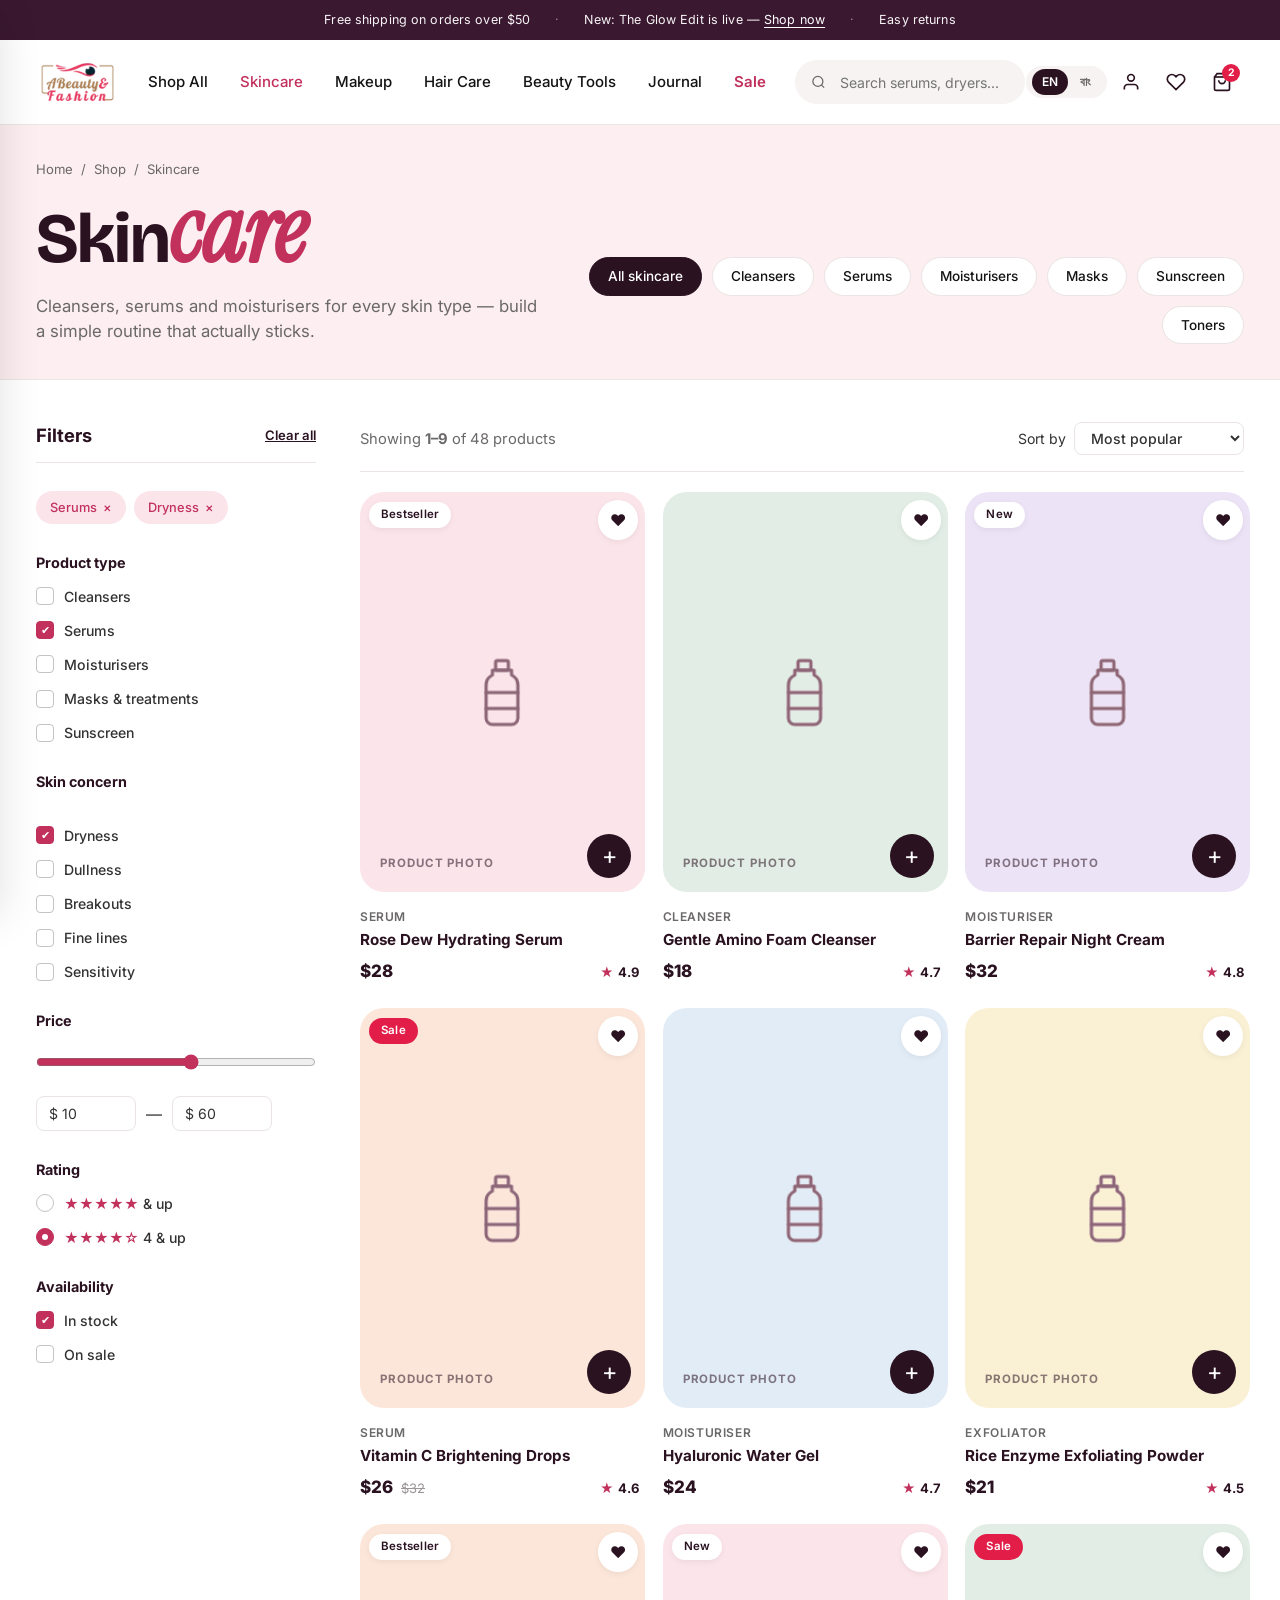
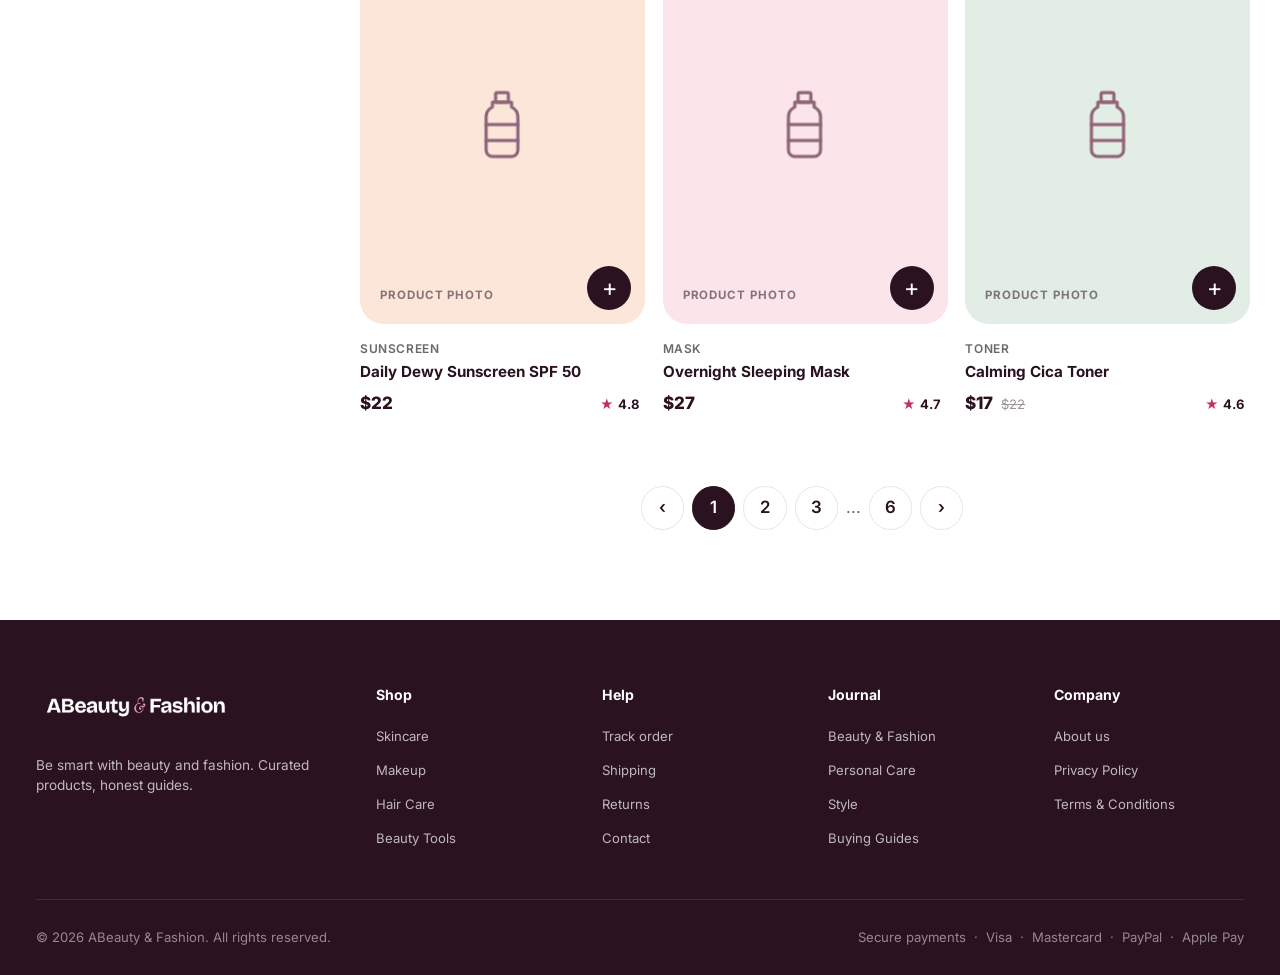
<file: shop.html>
<!DOCTYPE html>
<html lang="en">

<head>
  <meta charset="UTF-8">
  <meta name="viewport" content="width=device-width, initial-scale=1.0">
  <title>Skincare — ABeauty & Fashion</title>
  <link rel="preconnect" href="https://fonts.googleapis.com">
  <link rel="preconnect" href="https://fonts.gstatic.com" crossorigin>
  <link
    href="https://fonts.googleapis.com/css2?family=Bricolage+Grotesque:opsz,wght@12..96,400..800&family=Cormorant+Garamond:ital,wght@0,400;0,500;0,600;0,700;1,400;1,500;1,600;1,700&family=Hind+Siliguri:wght@400;500;600;700&family=Instrument+Serif:ital@0;1&family=Inter:wght@300;400;500;600;700;800;900&display=swap"
    rel="stylesheet">
  <link rel="stylesheet" href="assets/css/style.css">
</head>

<body>

  <!-- Top Announcement Bar -->
  <div class="announcement-bar">
    <span>Free shipping on orders over $50</span>
    <span class="announcement-sep">·</span>
    <span>New: The Glow Edit is live — <a href="shop.html">Shop now</a></span>
    <span class="announcement-sep">·</span>
    <span>Easy returns</span>
  </div>

  <!-- Pure CSS Drawer Toggle Checkbox -->
  <input type="checkbox" id="mobile-drawer-toggle" class="drawer-checkbox">
  <label for="mobile-drawer-toggle" class="drawer-overlay"></label>

  <!-- Mobile Menu Drawer -->
  <aside class="mobile-drawer">
    <div class="drawer-header">
      <a href="index.html" class="brand-logo">
        <img src="assets/images/logo.png" alt="ABeauty & Fashion Logo">
      </a>
      <label for="mobile-drawer-toggle" class="drawer-close-btn">&times;</label>
    </div>
    <div class="drawer-body">
      <a href="account.html" class="drawer-user-card">
        <div class="drawer-avatar">
          <svg width="20" height="20" viewBox="0 0 24 24" fill="none" stroke="currentColor" stroke-width="2">
            <path d="M20 21v-2a4 4 0 0 0-4-4H8a4 4 0 0 0-4 4v2"></path>
            <circle cx="12" cy="7" r="4"></circle>
          </svg>
        </div>
        <div class="drawer-user-info">
          <h4>Sign in or register</h4>
          <p>Track orders, save favourites</p>
        </div>
      </a>

      <ul class="drawer-nav-list">
        <li class="drawer-nav-item"><a href="shop.html" class="drawer-nav-link">Shop All <span>&rsaquo;</span></a></li>
        <li class="drawer-nav-item"><a href="shop.html" class="drawer-nav-link text-accent">Skincare
            <span>&rsaquo;</span></a></li>
        <li class="drawer-nav-item"><a href="shop.html" class="drawer-nav-link">Makeup <span>&rsaquo;</span></a></li>
        <li class="drawer-nav-item"><a href="shop.html" class="drawer-nav-link">Hair Care <span>&rsaquo;</span></a></li>
        <li class="drawer-nav-item"><a href="shop.html" class="drawer-nav-link">Beauty Tools <span>&rsaquo;</span></a>
        </li>
        <li class="drawer-nav-item"><a href="shop.html" class="drawer-nav-link text-accent">Sale
            <span>&rsaquo;</span></a></li>
      </ul>
      <div style="margin-top: 15px;">
        <a href="about.html#journal" style="display:block; padding: 8px 0; font-weight:600;">Beauty Journal</a>
        <a href="account.html" style="display:block; padding: 8px 0; font-weight:600;">Track my order</a>
        <a href="contact.html" style="display:block; padding: 8px 0; font-weight:600;">Help &amp; contact</a>
      </div>
    </div>
  </aside>

  <!-- Sticky Site Header -->
  <header class="site-header">
    <div class="container">
      <div class="header-inner">
        <label for="mobile-drawer-toggle" class="mobile-nav-toggle" aria-label="Open Navigation">
          <svg width="24" height="24" viewBox="0 0 24 24" fill="none" stroke="currentColor" stroke-width="2">
            <line x1="3" y1="6" x2="21" y2="6"></line>
            <line x1="3" y1="12" x2="21" y2="12"></line>
            <line x1="3" y1="18" x2="21" y2="18"></line>
          </svg>
        </label>

        <a href="index.html" class="brand-logo">
          <img src="assets/images/logo.png" alt="ABeauty & Fashion">
        </a>

        <nav class="main-nav">
          <a href="shop.html" class="nav-link">Shop All</a>
          <a href="shop.html" class="nav-link active">Skincare</a>
          <a href="shop.html" class="nav-link">Makeup</a>
          <a href="shop.html" class="nav-link">Hair Care</a>
          <a href="shop.html" class="nav-link">Beauty Tools</a>
          <a href="about.html#journal" class="nav-link">Journal</a>
          <a href="shop.html" class="nav-link sale-link">Sale</a>
        </nav>

        <div class="header-actions">
          <form action="search.html" method="get" class="search-form">
            <span class="search-icon">
              <svg width="15" height="15" viewBox="0 0 24 24" fill="none" stroke="currentColor" stroke-width="2">
                <circle cx="11" cy="11" r="8"></circle>
                <line x1="21" y1="21" x2="16.65" y2="16.65"></line>
              </svg>
            </span>
            <input type="text" name="q" class="search-input" placeholder="Search serums, dryers...">
          </form>

          <div class="lang-switch">
            <a href="shop.html" class="lang-btn active">EN</a>
            <a href="index-bn.html" class="lang-btn">বাং</a>
          </div>

          <a href="account.html" class="action-icon-btn" aria-label="Account">
            <svg width="20" height="20" viewBox="0 0 24 24" fill="none" stroke="currentColor" stroke-width="2">
              <path d="M20 21v-2a4 4 0 0 0-4-4H8a4 4 0 0 0-4 4v2"></path>
              <circle cx="12" cy="7" r="4"></circle>
            </svg>
          </a>

          <a href="account.html#wishlist" class="action-icon-btn" aria-label="Wishlist">
            <svg width="20" height="20" viewBox="0 0 24 24" fill="none" stroke="currentColor" stroke-width="2">
              <path
                d="M20.84 4.61a5.5 5.5 0 0 0-7.78 0L12 5.67l-1.06-1.06a5.5 5.5 0 0 0-7.78 7.78l1.06 1.06L12 21.23l7.78-7.78 1.06-1.06a5.5 5.5 0 0 0 0-7.78z">
              </path>
            </svg>
          </a>

          <a href="cart.html" class="action-icon-btn" aria-label="Bag">
            <svg width="20" height="20" viewBox="0 0 24 24" fill="none" stroke="currentColor" stroke-width="2">
              <path d="M6 2L3 6v14a2 2 0 0 0 2 2h14a2 2 0 0 0 2-2V6l-3-4z"></path>
              <line x1="3" y1="6" x2="21" y2="6"></line>
              <path d="M16 10a4 4 0 0 1-8 0"></path>
            </svg>
            <span class="badge-count">2</span>
          </a>
        </div>
      </div>
    </div>
  </header>

  <!-- Page Header Banner (matches 02-Desktop-Shop-Category.png) -->
  <section class="page-header-banner">
    <div class="container">
      <nav class="breadcrumbs">
        <a href="index.html">Home</a>
        <span>/</span>
        <a href="shop.html">Shop</a>
        <span>/</span>
        <span>Skincare</span>
      </nav>

      <div class="page-header-row"
        style="display: flex; align-items: flex-end; justify-content: space-between; gap: 30px; flex-wrap: nowrap;">
        <div style="flex: 1 1 auto; min-width: 0;">
          <h1 class="page-title" style="font-family: 'Bricolage Grotesque', var(--font-body);">Skin<em>care</em></h1>
          <p class="page-subtitle">Cleansers, serums and moisturisers for every skin type — build a simple routine that
            actually sticks.</p>
        </div>

        <div class="filter-pills-row" style="flex: 0 1 auto; justify-content: flex-end;">
          <a href="shop.html#filters" class="filter-icon-circle mobile-only" aria-label="Filters">
            <svg width="18" height="18" viewBox="0 0 24 24" fill="none" stroke="currentColor" stroke-width="2">
              <line x1="4" y1="21" x2="4" y2="14"></line>
              <line x1="4" y1="10" x2="4" y2="3"></line>
              <line x1="12" y1="21" x2="12" y2="12"></line>
              <line x1="12" y1="8" x2="12" y2="3"></line>
              <line x1="20" y1="21" x2="20" y2="16"></line>
              <line x1="20" y1="12" x2="20" y2="3"></line>
              <line x1="1" y1="14" x2="7" y2="14"></line>
              <line x1="9" y1="8" x2="15" y2="8"></line>
              <line x1="17" y1="16" x2="23" y2="16"></line>
            </svg>
          </a>
          <a href="shop.html" class="filter-pill active">All skincare</a>
          <a href="shop.html" class="filter-pill">Cleansers</a>
          <a href="shop.html" class="filter-pill">Serums</a>
          <a href="shop.html" class="filter-pill">Moisturisers</a>
          <a href="shop.html" class="filter-pill">Masks</a>
          <a href="shop.html" class="filter-pill">Sunscreen</a>
          <a href="shop.html" class="filter-pill">Toners</a>
        </div>
      </div>
    </div>
  </section>

  <!-- Catalog Main Layout -->
  <main class="container">
    <div class="catalog-layout">
      <!-- Left Filters Sidebar (matches 02-Desktop-Shop-Category.png) -->
      <aside class="filters-sidebar">
        <div class="filter-header">
          <h2 class="filter-title">Filters</h2>
          <a href="shop.html" class="clear-all-link">Clear all</a>
        </div>

        <!-- Active Filter Tags -->
        <div style="display: flex; gap: 8px; flex-wrap: wrap;">
          <span class="filter-chip-remove">Serums <span>&times;</span></span>
          <span class="filter-chip-remove">Dryness <span>&times;</span></span>
        </div>

        <!-- Filter: Product type -->
        <div class="filter-group">
          <h3 class="filter-group-title">Product type</h3>
          <div class="filter-options">
            <label class="custom-checkbox">
              <input type="checkbox">
              <span>Cleansers</span>
            </label>
            <label class="custom-checkbox">
              <input type="checkbox" checked>
              <span>Serums</span>
            </label>
            <label class="custom-checkbox">
              <input type="checkbox">
              <span>Moisturisers</span>
            </label>
            <label class="custom-checkbox">
              <input type="checkbox">
              <span>Masks &amp; treatments</span>
            </label>
            <label class="custom-checkbox">
              <input type="checkbox">
              <span>Sunscreen</span>
            </label>
          </div>
        </div>

        <!-- Filter: Skin concern -->
        <div class="filter-group">
          <h3 class="filter-group-title" style="margin-bottom: 20px;">Skin concern</h3>
          <div class="filter-options">
            <label class="custom-checkbox">
              <input type="checkbox" checked>
              <span>Dryness</span>
            </label>
            <label class="custom-checkbox">
              <input type="checkbox">
              <span>Dullness</span>
            </label>
            <label class="custom-checkbox">
              <input type="checkbox">
              <span>Breakouts</span>
            </label>
            <label class="custom-checkbox">
              <input type="checkbox">
              <span>Fine lines</span>
            </label>
            <label class="custom-checkbox">
              <input type="checkbox">
              <span>Sensitivity</span>
            </label>
          </div>
        </div>

        <!-- Filter: Price -->
        <div class="filter-group">
          <h3 class="filter-group-title">Price</h3>
          <div style="margin: 8px 0;">
            <input type="range" min="10" max="100" value="60" style="width: 100%; accent-color: var(--color-accent);">
          </div>
          <div class="price-range-inputs">
            <div class="price-input-box">
              <span>$</span>
              <input type="number" value="10">
            </div>
            <span>&mdash;</span>
            <div class="price-input-box">
              <span>$</span>
              <input type="number" value="60">
            </div>
          </div>
        </div>

        <!-- Filter: Rating -->
        <div class="filter-group">
          <h3 class="filter-group-title">Rating</h3>
          <div class="filter-options">
            <label class="custom-radio">
              <input type="radio" name="rating_filter">
              <span><span style="color: var(--color-accent);">&#9733;&#9733;&#9733;&#9733;&#9733;</span> &amp; up</span>
            </label>
            <label class="custom-radio">
              <input type="radio" name="rating_filter" checked>
              <span><span style="color: var(--color-accent);">&#9733;&#9733;&#9733;&#9733;&#9734;</span> 4 &amp;
                up</span>
            </label>
          </div>
        </div>

        <!-- Filter: Availability -->
        <div class="filter-group">
          <h3 class="filter-group-title">Availability</h3>
          <div class="filter-options">
            <label class="custom-checkbox">
              <input type="checkbox" checked>
              <span>In stock</span>
            </label>
            <label class="custom-checkbox">
              <input type="checkbox">
              <span>On sale</span>
            </label>
          </div>
        </div>
      </aside>

      <!-- Right Products Content -->
      <section class="catalog-main">
        <div class="catalog-top-bar">
          <div style="font-size: 0.92rem; color: var(--color-text-muted);">
            Showing <strong>1&ndash;9</strong> of 48 products
          </div>
          <div class="sort-select-wrap">
            <label for="sort-select">Sort by</label>
            <select id="sort-select" class="sort-select">
              <option selected>Most popular</option>
              <option>Price: Low to High</option>
              <option>Price: High to Low</option>
              <option>Newest</option>
              <option>Top Rated</option>
            </select>
          </div>
        </div>

        <!-- Mobile Filter Bar & Results Count (matches 12-Mobile-Shop.png y=560..730) -->
        <div class="shop-mobile-filter-bar mobile-only">
          <a href="#filters" class="shop-mobile-filter-btn">
            <svg width="16" height="16" viewBox="0 0 24 24" fill="none" stroke="currentColor" stroke-width="2">
              <line x1="4" y1="21" x2="4" y2="14"></line>
              <line x1="4" y1="10" x2="4" y2="3"></line>
              <line x1="12" y1="21" x2="12" y2="12"></line>
              <line x1="12" y1="8" x2="12" y2="3"></line>
              <line x1="20" y1="21" x2="20" y2="16"></line>
              <line x1="20" y1="12" x2="20" y2="3"></line>
              <line x1="1" y1="14" x2="7" y2="14"></line>
              <line x1="9" y1="8" x2="15" y2="8"></line>
              <line x1="17" y1="16" x2="23" y2="16"></line>
            </svg>
            <span>Filters</span>
            <span class="shop-mobile-filter-badge">1</span>
          </a>
          <div class="shop-mobile-sort-wrap">
            <a href="#sort" class="shop-mobile-sort-btn">
              <span>Sort: Popular</span>
              <svg width="14" height="14" viewBox="0 0 24 24" fill="none" stroke="currentColor" stroke-width="2">
                <polyline points="6 9 12 15 18 9"></polyline>
              </svg>
            </a>
          </div>
        </div>

        <div class="shop-mobile-count-row mobile-only">
          <span>48 products</span>
        </div>

        <!-- 3x3 Grid of 9 Skincare Products matching 02-Desktop-Shop-Category.png -->
        <div class="product-grid-3">
          <!-- 1. Rose Dew Hydrating Serum -->
          <article class="product-card">
            <div class="product-card-visual" style="background-color: var(--pastel-pink); width: calc(100% + 0.4rem);"
              data-calibrated="width: calc(100% + 0.4rem); (+0.4rem);">
              <div class="product-badge-top">
                <span class="pill-badge pill-badge-white">Bestseller</span>
              </div>
              <a href="account.html#wishlist" class="wishlist-btn" title="Add to wishlist">&hearts;</a>
              <img src="assets/images/product-bottle.svg" alt="Rose Dew Hydrating Serum"
                style="width: 105.6px; max-height: 200px; height: auto;"
                data-calibrated="width: 105.6px; (decreased by 20% from 132px);">
              <span class="product-photo-label">PRODUCT PHOTO</span>
              <a href="cart.html" class="quick-add-btn" title="Quick Add">+</a>
            </div>
            <span class="product-category-name">Serum</span>
            <h3 class="product-title"><a href="product.html">Rose Dew Hydrating Serum</a></h3>
            <div class="product-meta-row">
              <span class="product-price">$28</span>
              <span class="product-rating"><span class="star-icon">&#9733;</span> 4.9</span>
            </div>
          </article>

          <!-- 2. Gentle Amino Foam Cleanser -->
          <article class="product-card">
            <div class="product-card-visual" style="background-color: var(--pastel-sage); width: calc(100% + 0.4rem);"
              data-calibrated="width: calc(100% + 0.4rem); (+0.4rem);">
              <a href="account.html#wishlist" class="wishlist-btn" title="Add to wishlist">&hearts;</a>
              <img src="assets/images/product-bottle.svg" alt="Gentle Amino Foam Cleanser"
                style="width: 105.6px; max-height: 200px; height: auto;"
                data-calibrated="width: 105.6px; (decreased by 20% from 132px);">
              <span class="product-photo-label">PRODUCT PHOTO</span>
              <a href="cart.html" class="quick-add-btn" title="Quick Add">+</a>
            </div>
            <span class="product-category-name">Cleanser</span>
            <h3 class="product-title"><a href="product.html">Gentle Amino Foam Cleanser</a></h3>
            <div class="product-meta-row">
              <span class="product-price">$18</span>
              <span class="product-rating"><span class="star-icon">&#9733;</span> 4.7</span>
            </div>
          </article>

          <!-- 3. Barrier Repair Night Cream -->
          <article class="product-card">
            <div class="product-card-visual" style="background-color: var(--pastel-lilac); width: calc(100% + 0.4rem);"
              data-calibrated="width: calc(100% + 0.4rem); (+0.4rem);">
              <div class="product-badge-top">
                <span class="pill-badge pill-badge-white">New</span>
              </div>
              <a href="account.html#wishlist" class="wishlist-btn" title="Add to wishlist">&hearts;</a>
              <img src="assets/images/product-bottle.svg" alt="Barrier Repair Night Cream"
                style="width: 105.6px; max-height: 200px; height: auto;"
                data-calibrated="width: 105.6px; (decreased by 20% from 132px);">
              <span class="product-photo-label">PRODUCT PHOTO</span>
              <a href="cart.html" class="quick-add-btn" title="Quick Add">+</a>
            </div>
            <span class="product-category-name">Moisturiser</span>
            <h3 class="product-title"><a href="product.html">Barrier Repair Night Cream</a></h3>
            <div class="product-meta-row">
              <span class="product-price">$32</span>
              <span class="product-rating"><span class="star-icon">&#9733;</span> 4.8</span>
            </div>
          </article>

          <!-- 4. Vitamin C Brightening Drops -->
          <article class="product-card">
            <div class="product-card-visual" style="background-color: var(--pastel-peach); width: calc(100% + 0.4rem);"
              data-calibrated="width: calc(100% + 0.4rem); (+0.4rem);">
              <div class="product-badge-top">
                <span class="pill-badge pill-badge-sale">Sale</span>
              </div>
              <a href="account.html#wishlist" class="wishlist-btn" title="Add to wishlist">&hearts;</a>
              <img src="assets/images/product-bottle.svg" alt="Vitamin C Brightening Drops"
                style="width: 105.6px; max-height: 200px; height: auto;"
                data-calibrated="width: 105.6px; (decreased by 20% from 132px);">
              <span class="product-photo-label">PRODUCT PHOTO</span>
              <a href="cart.html" class="quick-add-btn" title="Quick Add">+</a>
            </div>
            <span class="product-category-name">Serum</span>
            <h3 class="product-title"><a href="product.html">Vitamin C Brightening Drops</a></h3>
            <div class="product-meta-row">
              <div class="product-price-wrap">
                <span class="product-price">$26</span>
                <span class="product-old-price">$32</span>
              </div>
              <span class="product-rating"><span class="star-icon">&#9733;</span> 4.6</span>
            </div>
          </article>

          <!-- 5. Hyaluronic Water Gel -->
          <article class="product-card">
            <div class="product-card-visual" style="background-color: var(--pastel-blue); width: calc(100% + 0.4rem);"
              data-calibrated="width: calc(100% + 0.4rem); (+0.4rem);">
              <a href="account.html#wishlist" class="wishlist-btn" title="Add to wishlist">&hearts;</a>
              <img src="assets/images/product-bottle.svg" alt="Hyaluronic Water Gel"
                style="width: 105.6px; max-height: 200px; height: auto;"
                data-calibrated="width: 105.6px; (decreased by 20% from 132px);">
              <span class="product-photo-label">PRODUCT PHOTO</span>
              <a href="cart.html" class="quick-add-btn" title="Quick Add">+</a>
            </div>
            <span class="product-category-name">Moisturiser</span>
            <h3 class="product-title"><a href="product.html">Hyaluronic Water Gel</a></h3>
            <div class="product-meta-row">
              <span class="product-price">$24</span>
              <span class="product-rating"><span class="star-icon">&#9733;</span> 4.7</span>
            </div>
          </article>

          <!-- 6. Rice Enzyme Exfoliating Powder -->
          <article class="product-card">
            <div class="product-card-visual" style="background-color: var(--pastel-warm); width: calc(100% + 0.4rem);"
              data-calibrated="width: calc(100% + 0.4rem); (+0.4rem);">
              <a href="account.html#wishlist" class="wishlist-btn" title="Add to wishlist">&hearts;</a>
              <img src="assets/images/product-bottle.svg" alt="Rice Enzyme Exfoliating Powder"
                style="width: 105.6px; max-height: 200px; height: auto;"
                data-calibrated="width: 105.6px; (decreased by 20% from 132px);">
              <span class="product-photo-label">PRODUCT PHOTO</span>
              <a href="cart.html" class="quick-add-btn" title="Quick Add">+</a>
            </div>
            <span class="product-category-name">Exfoliator</span>
            <h3 class="product-title"><a href="product.html">Rice Enzyme Exfoliating Powder</a></h3>
            <div class="product-meta-row">
              <span class="product-price">$21</span>
              <span class="product-rating"><span class="star-icon">&#9733;</span> 4.5</span>
            </div>
          </article>

          <!-- 7. Daily Dewy Sunscreen SPF 50 -->
          <article class="product-card">
            <div class="product-card-visual" style="background-color: var(--pastel-peach); width: calc(100% + 0.4rem);"
              data-calibrated="width: calc(100% + 0.4rem); (+0.4rem);">
              <div class="product-badge-top">
                <span class="pill-badge pill-badge-white">Bestseller</span>
              </div>
              <a href="account.html#wishlist" class="wishlist-btn" title="Add to wishlist">&hearts;</a>
              <img src="assets/images/product-bottle.svg" alt="Daily Dewy Sunscreen SPF 50"
                style="width: 105.6px; max-height: 200px; height: auto;"
                data-calibrated="width: 105.6px; (decreased by 20% from 132px);">
              <span class="product-photo-label">PRODUCT PHOTO</span>
              <a href="cart.html" class="quick-add-btn" title="Quick Add">+</a>
            </div>
            <span class="product-category-name">Sunscreen</span>
            <h3 class="product-title"><a href="product.html">Daily Dewy Sunscreen SPF 50</a></h3>
            <div class="product-meta-row">
              <span class="product-price">$22</span>
              <span class="product-rating"><span class="star-icon">&#9733;</span> 4.8</span>
            </div>
          </article>

          <!-- 8. Overnight Sleeping Mask -->
          <article class="product-card">
            <div class="product-card-visual" style="background-color: var(--pastel-pink); width: calc(100% + 0.4rem);"
              data-calibrated="width: calc(100% + 0.4rem); (+0.4rem);">
              <div class="product-badge-top">
                <span class="pill-badge pill-badge-white">New</span>
              </div>
              <a href="account.html#wishlist" class="wishlist-btn" title="Add to wishlist">&hearts;</a>
              <img src="assets/images/product-bottle.svg" alt="Overnight Sleeping Mask"
                style="width: 105.6px; max-height: 200px; height: auto;"
                data-calibrated="width: 105.6px; (decreased by 20% from 132px);">
              <span class="product-photo-label">PRODUCT PHOTO</span>
              <a href="cart.html" class="quick-add-btn" title="Quick Add">+</a>
            </div>
            <span class="product-category-name">Mask</span>
            <h3 class="product-title"><a href="product.html">Overnight Sleeping Mask</a></h3>
            <div class="product-meta-row">
              <span class="product-price">$27</span>
              <span class="product-rating"><span class="star-icon">&#9733;</span> 4.7</span>
            </div>
          </article>

          <!-- 9. Calming Cica Toner -->
          <article class="product-card">
            <div class="product-card-visual" style="background-color: var(--pastel-sage); width: calc(100% + 0.4rem);"
              data-calibrated="width: calc(100% + 0.4rem); (+0.4rem);">
              <div class="product-badge-top">
                <span class="pill-badge pill-badge-sale">Sale</span>
              </div>
              <a href="account.html#wishlist" class="wishlist-btn" title="Add to wishlist">&hearts;</a>
              <img src="assets/images/product-bottle.svg" alt="Calming Cica Toner"
                style="width: 105.6px; max-height: 200px; height: auto;"
                data-calibrated="width: 105.6px; (decreased by 20% from 132px);">
              <span class="product-photo-label">PRODUCT PHOTO</span>
              <a href="cart.html" class="quick-add-btn" title="Quick Add">+</a>
            </div>
            <span class="product-category-name">Toner</span>
            <h3 class="product-title"><a href="product.html">Calming Cica Toner</a></h3>
            <div class="product-meta-row">
              <div class="product-price-wrap">
                <span class="product-price">$17</span>
                <span class="product-old-price">$22</span>
              </div>
              <span class="product-rating"><span class="star-icon">&#9733;</span> 4.6</span>
            </div>
          </article>
        </div>

        <!-- Mobile Load More Section (matches 12-Mobile-Shop.png y=3480..3660) -->
        <div class="shop-mobile-load-wrap mobile-only">
          <p class="shop-mobile-load-text">Showing 8 of 48 products</p>
          <div class="shop-mobile-progress-track">
            <div class="shop-mobile-progress-fill" style="width: 16.67%;"></div>
          </div>
          <a href="shop.html" class="btn btn-outline btn-block shop-mobile-load-btn">Load more</a>
        </div>

        <!-- Pagination -->
        <nav class="pagination" aria-label="Pagination">
          <a href="#" class="page-btn" style="width: 43.2px; height: 43.2px; font-size: 1.056rem;"
            data-calibrated="width: 43.2px; height: 43.2px; font-size: 1.056rem; (+20% from 36px);">&lsaquo;</a>
          <a href="#" class="page-btn active" style="width: 43.2px; height: 43.2px; font-size: 1.056rem;"
            data-calibrated="width: 43.2px; height: 43.2px; font-size: 1.056rem; (+20% from 36px);">1</a>
          <a href="#" class="page-btn" style="width: 43.2px; height: 43.2px; font-size: 1.056rem;"
            data-calibrated="width: 43.2px; height: 43.2px; font-size: 1.056rem; (+20% from 36px);">2</a>
          <a href="#" class="page-btn" style="width: 43.2px; height: 43.2px; font-size: 1.056rem;"
            data-calibrated="width: 43.2px; height: 43.2px; font-size: 1.056rem; (+20% from 36px);">3</a>
          <span style="color: var(--color-text-muted); font-size: 1.056rem; line-height: 43.2px;">...</span>
          <a href="#" class="page-btn" style="width: 43.2px; height: 43.2px; font-size: 1.056rem;"
            data-calibrated="width: 43.2px; height: 43.2px; font-size: 1.056rem; (+20% from 36px);">6</a>
          <a href="#" class="page-btn" style="width: 43.2px; height: 43.2px; font-size: 1.056rem;"
            data-calibrated="width: 43.2px; height: 43.2px; font-size: 1.056rem; (+20% from 36px);">&rsaquo;</a>
        </nav>
      </section>
    </div>
  </main>

  <!-- Footer -->
  <footer class="site-footer">
    <div class="container">
      <div class="footer-top">
        <div class="footer-brand">
          <div class="footer-logo-text">
          <a href="index.html" class="footer-logo-link" aria-label="ABeauty &amp; Fashion">
            <img src="Design/footer-logo.png" alt="ABeauty &amp; Fashion" class="footer-logo-img">
          </a>
          <span class="sr-only">ABeauty <em>&amp;</em> Fashion</span>
        </div>
          <p class="footer-tagline">Be smart with beauty and fashion. Curated products, honest guides.</p>
        </div>
        <div class="footer-col">
          <h4 class="footer-col-title">Shop</h4>
          <ul class="footer-links-list">
            <li><a href="shop.html" class="footer-link">Skincare</a></li>
            <li><a href="shop.html" class="footer-link">Makeup</a></li>
            <li><a href="shop.html" class="footer-link">Hair Care</a></li>
            <li><a href="shop.html" class="footer-link">Beauty Tools</a></li>
          </ul>
        </div>
        <div class="footer-col">
          <h4 class="footer-col-title">Help</h4>
          <ul class="footer-links-list">
            <li><a href="account.html" class="footer-link">Track order</a></li>
            <li><a href="contact.html" class="footer-link">Shipping</a></li>
            <li><a href="contact.html" class="footer-link">Returns</a></li>
            <li><a href="contact.html" class="footer-link">Contact</a></li>
          </ul>
        </div>
        <div class="footer-col">
          <h4 class="footer-col-title">Journal</h4>
          <ul class="footer-links-list">
            <li><a href="about.html#journal" class="footer-link">Beauty &amp; Fashion</a></li>
            <li><a href="about.html#journal" class="footer-link">Personal Care</a></li>
            <li><a href="about.html#journal" class="footer-link">Style</a></li>
            <li><a href="about.html#journal" class="footer-link">Buying Guides</a></li>
          </ul>
        </div>
        <div class="footer-col">
          <h4 class="footer-col-title">Company</h4>
          <ul class="footer-links-list">
            <li><a href="about.html" class="footer-link">About us</a></li>
            <li><a href="privacy.html" class="footer-link">Privacy Policy</a></li>
            <li><a href="terms.html" class="footer-link">Terms &amp; Conditions</a></li>
          </ul>
        </div>
      </div>
      <div class="footer-bottom">
        <div>&copy; 2026 ABeauty &amp; Fashion. All rights reserved.</div>
        <div class="payment-methods-text">
          <span>Secure payments</span> ·
          <span>Visa</span> ·
          <span>Mastercard</span> ·
          <span>PayPal</span> ·
          <span>Apple Pay</span>
        </div>
      </div>
    </div>
  </footer>

</body>

</html>
</file>
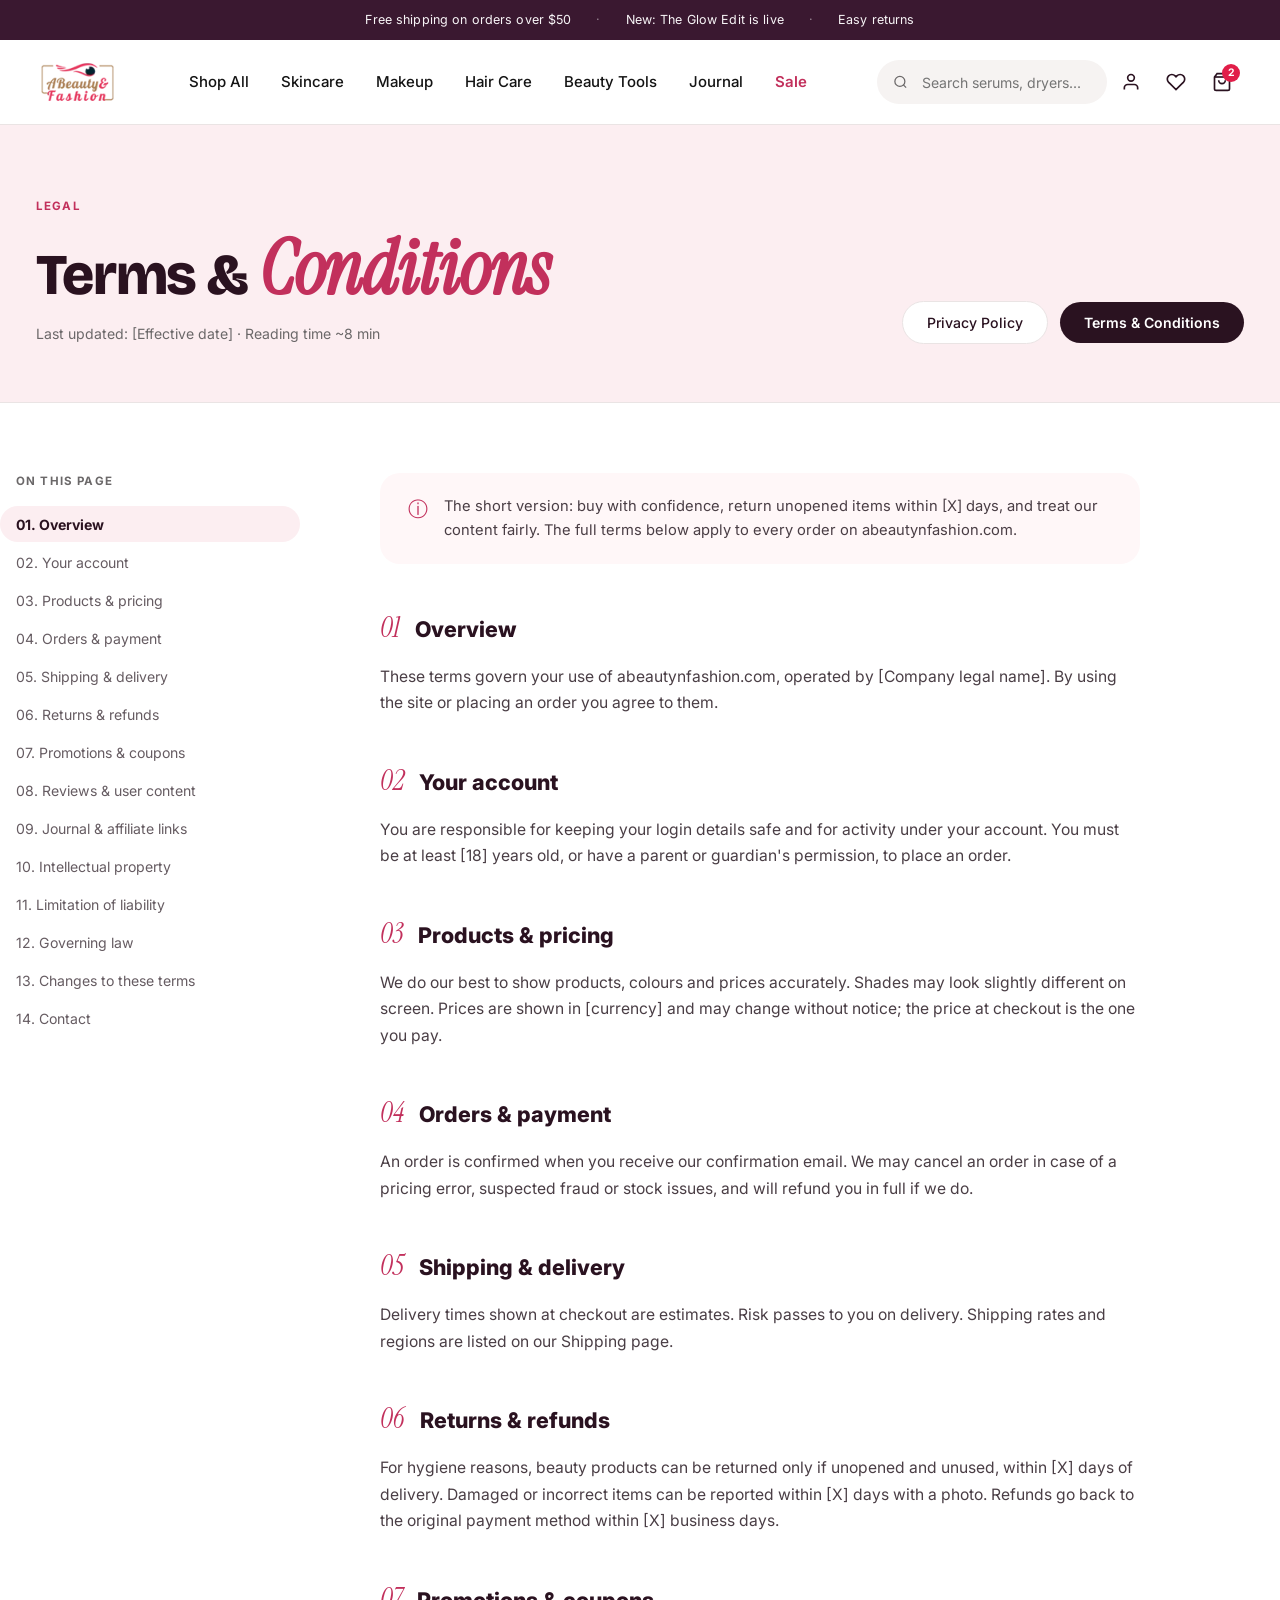
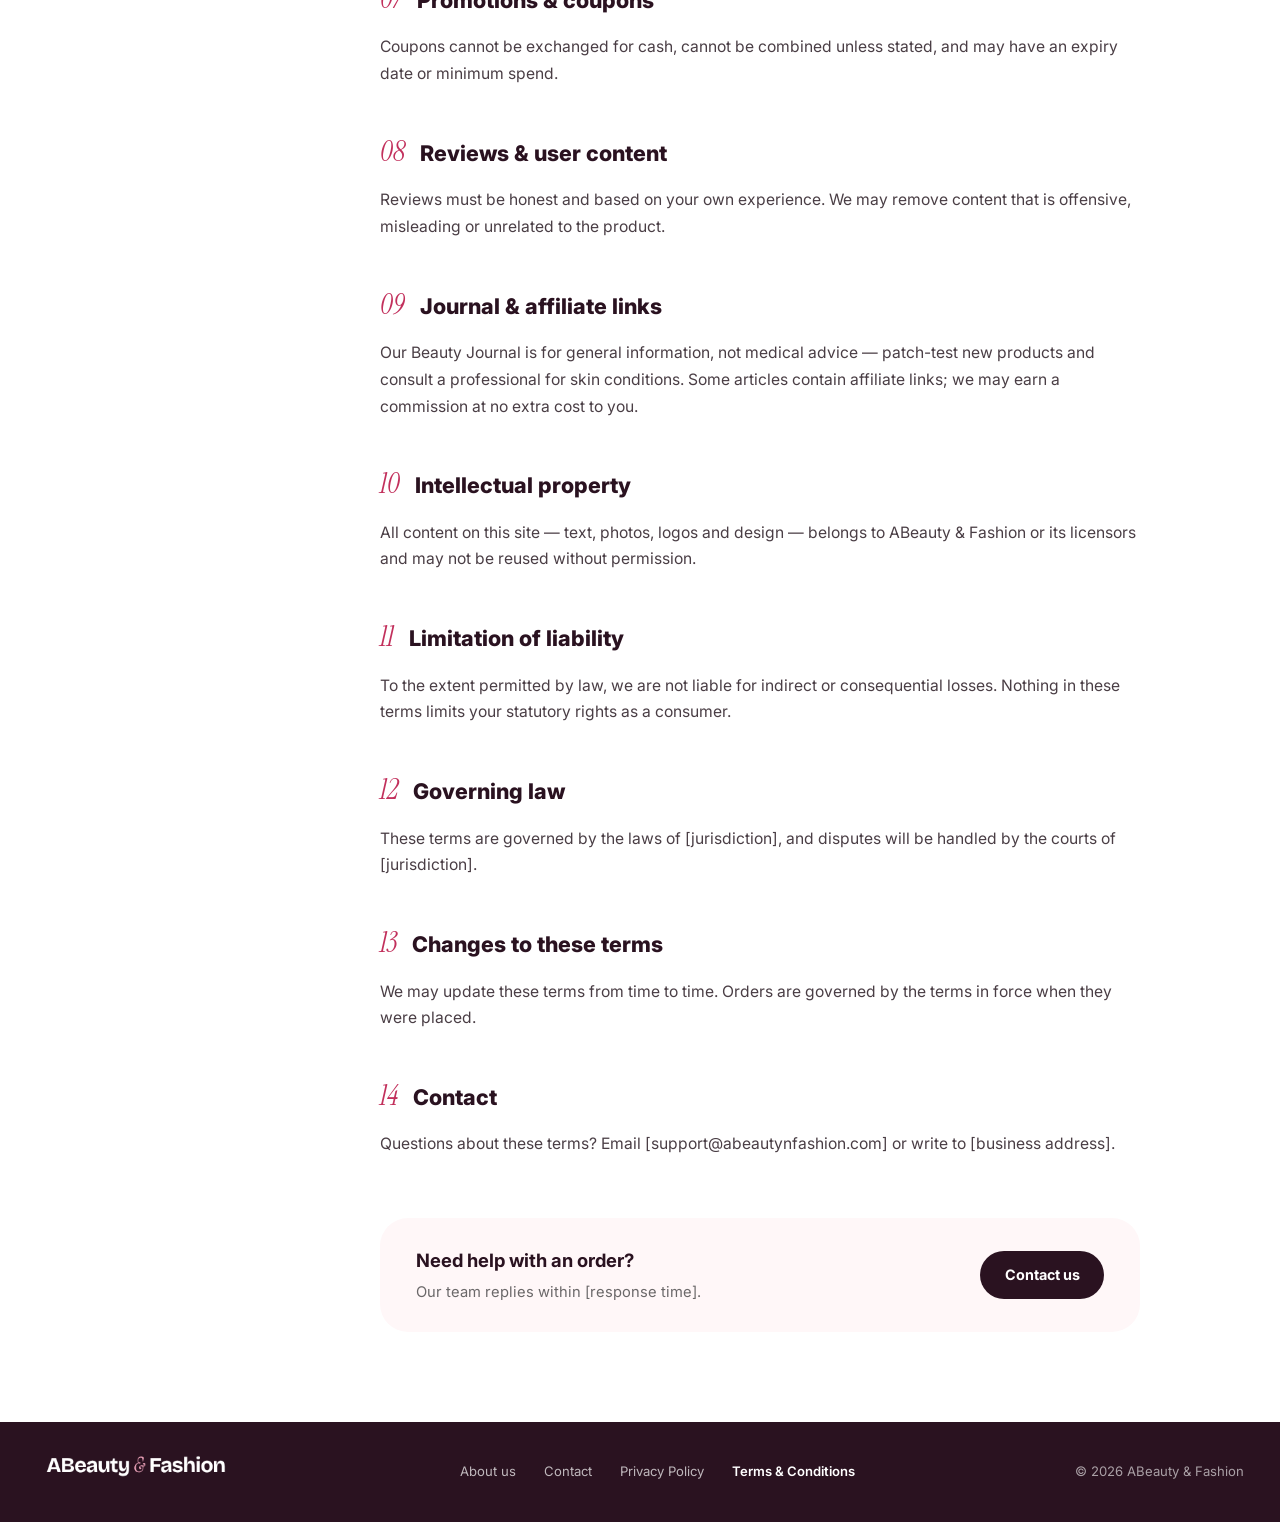
<file: terms.html>
<!DOCTYPE html>
<html lang="en" style="scroll-behavior: smooth;">
<head>
  <meta charset="UTF-8">
  <meta name="viewport" content="width=device-width, initial-scale=1.0">
  <title>Terms &amp; Conditions — ABeauty &amp; Fashion</title>
  <link rel="preconnect" href="https://fonts.googleapis.com">
  <link rel="preconnect" href="https://fonts.gstatic.com" crossorigin>
  <link
    href="https://fonts.googleapis.com/css2?family=Bricolage+Grotesque:opsz,wght@12..96,400..800&family=Cormorant+Garamond:ital,wght@0,400;0,500;0,600;0,700;1,400;1,500;1,600;1,700&family=Hind+Siliguri:wght@400;500;600;700&family=Instrument+Serif:ital@0;1&family=Inter:wght@300;400;500;600;700;800;900&display=swap"
    rel="stylesheet">
  <link rel="stylesheet" href="assets/css/style.css">
  <style>
    .legal-sidebar-link {
      display: flex;
      align-items: center;
      height: 36px;
      padding: 0 16px;
      border-radius: var(--radius-full);
      color: #665C62;
      text-decoration: none;
      font-size: 0.88rem;
      transition: background-color 0.2s ease, color 0.2s ease;
    }
    .legal-sidebar-link:hover {
      color: var(--color-dark);
      background-color: rgba(252, 238, 241, 0.5);
    }
    .legal-sidebar-link.active {
      background-color: #FCEEF1;
      color: var(--color-dark);
      font-weight: 700;
    }
    .legal-section {
      scroll-margin-top: 100px;
    }
    @media (max-width: 900px) {
      .legal-layout-grid {
        grid-template-columns: 1fr !important;
        gap: 36px !important;
      }
      .legal-sidebar {
        position: static !important;
      }
    }
    @media print {
      .site-header, .announcement-bar, .page-header-banner, .legal-sidebar, .site-footer {
        display: none !important;
      }
      main.container {
        padding: 0 !important;
        width: 100% !important;
        max-width: 100% !important;
      }
      .legal-layout-grid {
        display: block !important;
      }
    }
  </style>
</head>
<body>

  <!-- Top Announcement Bar (matches 19-Desktop-Terms-Conditions.png y=0..39) -->
  <div class="announcement-bar">
    <span>Free shipping on orders over $50</span>
    <span class="announcement-sep">·</span>
    <span>New: The Glow Edit is live</span>
    <span class="announcement-sep">·</span>
    <span>Easy returns</span>
  </div>

  <!-- Header -->
  <header class="site-header">
    <div class="container">
      <div class="header-inner">
        <a href="index.html" class="brand-logo">
          <img src="assets/images/logo.png" alt="ABeauty &amp; Fashion">
        </a>
        <nav class="main-nav">
          <a href="shop.html" class="nav-link">Shop All</a>
          <a href="shop.html" class="nav-link">Skincare</a>
          <a href="shop.html" class="nav-link">Makeup</a>
          <a href="shop.html" class="nav-link">Hair Care</a>
          <a href="shop.html" class="nav-link">Beauty Tools</a>
          <a href="about.html#journal" class="nav-link">Journal</a>
          <a href="shop.html" class="nav-link sale-link">Sale</a>
        </nav>
        <div class="header-actions">
          <form action="search.html" method="get" class="search-form">
            <span class="search-icon">
              <svg width="15" height="15" viewBox="0 0 24 24" fill="none" stroke="currentColor" stroke-width="2"><circle cx="11" cy="11" r="8"></circle><line x1="21" y1="21" x2="16.65" y2="16.65"></line></svg>
            </span>
            <input type="text" name="q" class="search-input" placeholder="Search serums, dryers...">
          </form>
          <a href="account.html" class="action-icon-btn" title="Account"><svg width="20" height="20" viewBox="0 0 24 24" fill="none" stroke="currentColor" stroke-width="2"><path d="M20 21v-2a4 4 0 0 0-4-4H8a4 4 0 0 0-4 4v2"></path><circle cx="12" cy="7" r="4"></circle></svg></a>
          <a href="account.html#wishlist" class="action-icon-btn" title="Wishlist"><svg width="20" height="20" viewBox="0 0 24 24" fill="none" stroke="currentColor" stroke-width="2"><path d="M20.84 4.61a5.5 5.5 0 0 0-7.78 0L12 5.67l-1.06-1.06a5.5 5.5 0 0 0-7.78 7.78l1.06 1.06L12 21.23l7.78-7.78 1.06-1.06a5.5 5.5 0 0 0 0-7.78z"></path></svg></a>
          <a href="cart.html" class="action-icon-btn" title="Cart"><svg width="20" height="20" viewBox="0 0 24 24" fill="none" stroke="currentColor" stroke-width="2"><path d="M6 2L3 6v14a2 2 0 0 0 2 2h14a2 2 0 0 0 2-2V6l-3-4z"></path><line x1="3" y1="6" x2="21" y2="6"></line><path d="M16 10a4 4 0 0 1-8 0"></path></svg><span class="badge-count">2</span></a>
        </div>
      </div>
    </div>
  </header>

  <!-- Legal Banner (matches 19-Desktop-Terms-Conditions.png y=125..389, height: 265px) -->
  <section class="page-header-banner" style="background-color: var(--color-bg-blush); padding: 67px 0 58px;">
    <div class="container">
      <div style="display: flex; align-items: flex-end; justify-content: space-between; flex-wrap: wrap; gap: 24px;">
        <div>
          <span class="eyebrow" style="color: var(--color-accent); font-weight: 700; letter-spacing: 0.1em; margin-bottom: 12px; display: inline-block;">LEGAL</span>
          <h1 class="page-title" style="font-family: 'Bricolage Grotesque', var(--font-body); font-size: clamp(2.4rem, 4.5vw, 3.8rem); font-weight: 800; color: var(--color-dark); margin-bottom: 12px; line-height: 1.1;">
            Terms &amp; <em class="accent-serif" style="color: var(--color-accent); font-style: italic;">Conditions</em>
          </h1>
          <p style="font-size: 0.88rem; color: var(--color-text-muted); margin: 0;">Last updated: [Effective date] · Reading time ~8 min</p>
        </div>
        <div style="display: flex; gap: 12px; align-items: center;">
          <a href="privacy.html" class="btn" style="background: #FFF; color: var(--color-dark); border: 1px solid var(--color-border); border-radius: var(--radius-full); padding: 10px 24px; font-weight: 500; font-size: 0.88rem; text-decoration: none;">Privacy Policy</a>
          <a href="terms.html" class="btn" style="background: var(--color-dark); color: #FFF; border-radius: var(--radius-full); padding: 10px 24px; font-weight: 600; font-size: 0.88rem; text-decoration: none;">Terms &amp; Conditions</a>
        </div>
      </div>
    </div>
  </section>

  <!-- Legal Content with Sticky Sidebar (matches 19-Desktop-Terms-Conditions.png y=390..3125) -->
  <main class="container" style="padding: 70px 0 90px;">
    <div class="legal-layout-grid" style="display: grid; grid-template-columns: 300px 1fr; gap: 80px; align-items: start;">
      <!-- Sticky Sidebar -->
      <aside class="legal-sidebar" style="position: sticky; top: 100px; height: fit-content; width: 300px;">
        <span style="font-size: 0.72rem; font-weight: 700; letter-spacing: 0.1em; color: var(--color-text-muted); display: block; margin-bottom: 16px; padding-left: 16px;">ON THIS PAGE</span>
        <ul style="display: flex; flex-direction: column; gap: 2px; list-style: none; padding: 0; margin: 0;">
          <li><a href="#sec-1" class="legal-sidebar-link active">01. Overview</a></li>
          <li><a href="#sec-2" class="legal-sidebar-link">02. Your account</a></li>
          <li><a href="#sec-3" class="legal-sidebar-link">03. Products &amp; pricing</a></li>
          <li><a href="#sec-4" class="legal-sidebar-link">04. Orders &amp; payment</a></li>
          <li><a href="#sec-5" class="legal-sidebar-link">05. Shipping &amp; delivery</a></li>
          <li><a href="#sec-6" class="legal-sidebar-link">06. Returns &amp; refunds</a></li>
          <li><a href="#sec-7" class="legal-sidebar-link">07. Promotions &amp; coupons</a></li>
          <li><a href="#sec-8" class="legal-sidebar-link">08. Reviews &amp; user content</a></li>
          <li><a href="#sec-9" class="legal-sidebar-link">09. Journal &amp; affiliate links</a></li>
          <li><a href="#sec-10" class="legal-sidebar-link">10. Intellectual property</a></li>
          <li><a href="#sec-11" class="legal-sidebar-link">11. Limitation of liability</a></li>
          <li><a href="#sec-12" class="legal-sidebar-link">12. Governing law</a></li>
          <li><a href="#sec-13" class="legal-sidebar-link">13. Changes to these terms</a></li>
          <li><a href="#sec-14" class="legal-sidebar-link">14. Contact</a></li>
        </ul>
      </aside>

      <!-- Content Body (max-width: 760px) -->
      <article style="display: flex; flex-direction: column; gap: 40px; line-height: 1.7; font-size: 0.98rem; color: var(--color-text-body); max-width: 760px;">

        <!-- Short Version Notice Box (matches 19-Desktop-Terms-Conditions.png y=420..500) -->
        <div style="background-color: #FFF7F8; border-radius: 20px; padding: 22px 28px; display: flex; gap: 16px; align-items: flex-start;">
          <span style="font-size: 1.25rem; color: var(--color-accent); line-height: 1.4; flex-shrink: 0;">&#9432;</span>
          <p style="margin: 0; font-size: 0.92rem; line-height: 1.6; color: #4A3E45;">
            The short version: buy with confidence, return unopened items within [X] days, and treat our content fairly. The full terms below apply to every order on abeautynfashion.com.
          </p>
        </div>

        <!-- 01. Overview -->
        <section id="sec-1" class="legal-section">
          <h2 style="font-size: 1.35rem; font-weight: 800; color: var(--color-dark); margin-bottom: 12px; display: flex; align-items: baseline;">
            <em class="accent-serif" style="font-size: 1.75rem; color: var(--color-accent); font-style: italic; margin-right: 15px; font-weight: 400;">01</em> Overview
          </h2>
          <p style="margin: 0; color: #4A3E45; line-height: 1.7;">These terms govern your use of abeautynfashion.com, operated by [Company legal name]. By using the site or placing an order you agree to them.</p>
        </section>

        <!-- 02. Your account -->
        <section id="sec-2" class="legal-section">
          <h2 style="font-size: 1.35rem; font-weight: 800; color: var(--color-dark); margin-bottom: 12px; display: flex; align-items: baseline;">
            <em class="accent-serif" style="font-size: 1.75rem; color: var(--color-accent); font-style: italic; margin-right: 15px; font-weight: 400;">02</em> Your account
          </h2>
          <p style="margin: 0; color: #4A3E45; line-height: 1.7;">You are responsible for keeping your login details safe and for activity under your account. You must be at least [18] years old, or have a parent or guardian's permission, to place an order.</p>
        </section>

        <!-- 03. Products & pricing -->
        <section id="sec-3" class="legal-section">
          <h2 style="font-size: 1.35rem; font-weight: 800; color: var(--color-dark); margin-bottom: 12px; display: flex; align-items: baseline;">
            <em class="accent-serif" style="font-size: 1.75rem; color: var(--color-accent); font-style: italic; margin-right: 15px; font-weight: 400;">03</em> Products &amp; pricing
          </h2>
          <p style="margin: 0; color: #4A3E45; line-height: 1.7;">We do our best to show products, colours and prices accurately. Shades may look slightly different on screen. Prices are shown in [currency] and may change without notice; the price at checkout is the one you pay.</p>
        </section>

        <!-- 04. Orders & payment -->
        <section id="sec-4" class="legal-section">
          <h2 style="font-size: 1.35rem; font-weight: 800; color: var(--color-dark); margin-bottom: 12px; display: flex; align-items: baseline;">
            <em class="accent-serif" style="font-size: 1.75rem; color: var(--color-accent); font-style: italic; margin-right: 15px; font-weight: 400;">04</em> Orders &amp; payment
          </h2>
          <p style="margin: 0; color: #4A3E45; line-height: 1.7;">An order is confirmed when you receive our confirmation email. We may cancel an order in case of a pricing error, suspected fraud or stock issues, and will refund you in full if we do.</p>
        </section>

        <!-- 05. Shipping & delivery -->
        <section id="sec-5" class="legal-section">
          <h2 style="font-size: 1.35rem; font-weight: 800; color: var(--color-dark); margin-bottom: 12px; display: flex; align-items: baseline;">
            <em class="accent-serif" style="font-size: 1.75rem; color: var(--color-accent); font-style: italic; margin-right: 15px; font-weight: 400;">05</em> Shipping &amp; delivery
          </h2>
          <p style="margin: 0; color: #4A3E45; line-height: 1.7;">Delivery times shown at checkout are estimates. Risk passes to you on delivery. Shipping rates and regions are listed on our Shipping page.</p>
        </section>

        <!-- 06. Returns & refunds -->
        <section id="sec-6" class="legal-section">
          <h2 style="font-size: 1.35rem; font-weight: 800; color: var(--color-dark); margin-bottom: 12px; display: flex; align-items: baseline;">
            <em class="accent-serif" style="font-size: 1.75rem; color: var(--color-accent); font-style: italic; margin-right: 15px; font-weight: 400;">06</em> Returns &amp; refunds
          </h2>
          <p style="margin: 0; color: #4A3E45; line-height: 1.7;">For hygiene reasons, beauty products can be returned only if unopened and unused, within [X] days of delivery. Damaged or incorrect items can be reported within [X] days with a photo. Refunds go back to the original payment method within [X] business days.</p>
        </section>

        <!-- 07. Promotions & coupons -->
        <section id="sec-7" class="legal-section">
          <h2 style="font-size: 1.35rem; font-weight: 800; color: var(--color-dark); margin-bottom: 12px; display: flex; align-items: baseline;">
            <em class="accent-serif" style="font-size: 1.75rem; color: var(--color-accent); font-style: italic; margin-right: 15px; font-weight: 400;">07</em> Promotions &amp; coupons
          </h2>
          <p style="margin: 0; color: #4A3E45; line-height: 1.7;">Coupons cannot be exchanged for cash, cannot be combined unless stated, and may have an expiry date or minimum spend.</p>
        </section>

        <!-- 08. Reviews & user content -->
        <section id="sec-8" class="legal-section">
          <h2 style="font-size: 1.35rem; font-weight: 800; color: var(--color-dark); margin-bottom: 12px; display: flex; align-items: baseline;">
            <em class="accent-serif" style="font-size: 1.75rem; color: var(--color-accent); font-style: italic; margin-right: 15px; font-weight: 400;">08</em> Reviews &amp; user content
          </h2>
          <p style="margin: 0; color: #4A3E45; line-height: 1.7;">Reviews must be honest and based on your own experience. We may remove content that is offensive, misleading or unrelated to the product.</p>
        </section>

        <!-- 09. Journal & affiliate links -->
        <section id="sec-9" class="legal-section">
          <h2 style="font-size: 1.35rem; font-weight: 800; color: var(--color-dark); margin-bottom: 12px; display: flex; align-items: baseline;">
            <em class="accent-serif" style="font-size: 1.75rem; color: var(--color-accent); font-style: italic; margin-right: 15px; font-weight: 400;">09</em> Journal &amp; affiliate links
          </h2>
          <p style="margin: 0; color: #4A3E45; line-height: 1.7;">Our Beauty Journal is for general information, not medical advice — patch-test new products and consult a professional for skin conditions. Some articles contain affiliate links; we may earn a commission at no extra cost to you.</p>
        </section>

        <!-- 10. Intellectual property -->
        <section id="sec-10" class="legal-section">
          <h2 style="font-size: 1.35rem; font-weight: 800; color: var(--color-dark); margin-bottom: 12px; display: flex; align-items: baseline;">
            <em class="accent-serif" style="font-size: 1.75rem; color: var(--color-accent); font-style: italic; margin-right: 15px; font-weight: 400;">10</em> Intellectual property
          </h2>
          <p style="margin: 0; color: #4A3E45; line-height: 1.7;">All content on this site — text, photos, logos and design — belongs to ABeauty &amp; Fashion or its licensors and may not be reused without permission.</p>
        </section>

        <!-- 11. Limitation of liability -->
        <section id="sec-11" class="legal-section">
          <h2 style="font-size: 1.35rem; font-weight: 800; color: var(--color-dark); margin-bottom: 12px; display: flex; align-items: baseline;">
            <em class="accent-serif" style="font-size: 1.75rem; color: var(--color-accent); font-style: italic; margin-right: 15px; font-weight: 400;">11</em> Limitation of liability
          </h2>
          <p style="margin: 0; color: #4A3E45; line-height: 1.7;">To the extent permitted by law, we are not liable for indirect or consequential losses. Nothing in these terms limits your statutory rights as a consumer.</p>
        </section>

        <!-- 12. Governing law -->
        <section id="sec-12" class="legal-section">
          <h2 style="font-size: 1.35rem; font-weight: 800; color: var(--color-dark); margin-bottom: 12px; display: flex; align-items: baseline;">
            <em class="accent-serif" style="font-size: 1.75rem; color: var(--color-accent); font-style: italic; margin-right: 15px; font-weight: 400;">12</em> Governing law
          </h2>
          <p style="margin: 0; color: #4A3E45; line-height: 1.7;">These terms are governed by the laws of [jurisdiction], and disputes will be handled by the courts of [jurisdiction].</p>
        </section>

        <!-- 13. Changes to these terms -->
        <section id="sec-13" class="legal-section">
          <h2 style="font-size: 1.35rem; font-weight: 800; color: var(--color-dark); margin-bottom: 12px; display: flex; align-items: baseline;">
            <em class="accent-serif" style="font-size: 1.75rem; color: var(--color-accent); font-style: italic; margin-right: 15px; font-weight: 400;">13</em> Changes to these terms
          </h2>
          <p style="margin: 0; color: #4A3E45; line-height: 1.7;">We may update these terms from time to time. Orders are governed by the terms in force when they were placed.</p>
        </section>

        <!-- 14. Contact -->
        <section id="sec-14" class="legal-section">
          <h2 style="font-size: 1.35rem; font-weight: 800; color: var(--color-dark); margin-bottom: 12px; display: flex; align-items: baseline;">
            <em class="accent-serif" style="font-size: 1.75rem; color: var(--color-accent); font-style: italic; margin-right: 15px; font-weight: 400;">14</em> Contact
          </h2>
          <p style="margin: 0; color: #4A3E45; line-height: 1.7;">Questions about these terms? Email [support@abeautynfashion.com] or write to [business address].</p>
        </section>

        <!-- Need help with an order? Card (matches 19-Desktop-Terms-Conditions.png y=2978..3092, height: 114px) -->
        <div style="background-color: #FFF7F8; border-radius: var(--radius-xl); height: 114px; padding: 0 36px; display: flex; align-items: center; justify-content: space-between; flex-wrap: wrap; gap: 20px; box-sizing: border-box; margin-top: 20px;">
          <div>
            <h4 style="font-size: 1.15rem; font-weight: 700; color: var(--color-dark); margin: 0 0 4px 0;">Need help with an order?</h4>
            <p style="font-size: 0.92rem; color: var(--color-text-muted); margin: 0;">Our team replies within [response time].</p>
          </div>
          <a href="contact.html" class="btn" style="background: var(--color-dark); color: #FFF; border-radius: var(--radius-full); width: 124px; height: 48px; display: inline-flex; align-items: center; justify-content: center; font-size: 0.9rem; font-weight: 700; text-decoration: none; box-sizing: border-box;">Contact us</a>
        </div>
      </article>
    </div>
  </main>

  <!-- Footer (Single-row Legal Footer matching 19-Desktop-Terms-Conditions.png y=3125..3225, height: 100px) -->
  <footer class="site-footer" style="padding: 0; background-color: var(--color-dark); height: 100px; display: flex; align-items: center;">
    <div class="container" style="width: 100%;">
      <div style="display: flex; justify-content: space-between; align-items: center; flex-wrap: wrap; gap: 20px;">
        <div class="footer-logo-text">
          <a href="index.html" class="footer-logo-link" aria-label="ABeauty &amp; Fashion">
            <img src="Design/footer-logo.png" alt="ABeauty &amp; Fashion" class="footer-logo-img">
          </a>
          <span class="sr-only">ABeauty <em>&amp;</em> Fashion</span>
        </div>
        <div style="display: flex; gap: 28px; font-size: 0.88rem;">
          <a href="about.html" class="footer-link">About us</a>
          <a href="contact.html" class="footer-link">Contact</a>
          <a href="privacy.html" class="footer-link">Privacy Policy</a>
          <a href="terms.html" class="footer-link" style="color: #FFF; font-weight: 600;">Terms &amp; Conditions</a>
        </div>
        <div style="font-size: 0.82rem; color: rgba(255, 255, 255, 0.6);">
          &copy; 2026 ABeauty &amp; Fashion
        </div>
      </div>
    </div>
  </footer>

</body>
</html>
</file>
<file: assets/css/style.css>
/* ==========================================================================
   ABeauty & Fashion (ABnF) - Master Stylesheet
   Pure HTML5 & CSS3 Design System (No JavaScript)
   Max Container Width: 1400px
   Fonts: Inter, Cormorant Garamond, Hind Siliguri
   ========================================================================== */

@import url('https://fonts.googleapis.com/css2?family=Bricolage+Grotesque:opsz,wght@12..96,400..800&family=Cormorant+Garamond:ital,wght@0,400;0,500;0,600;0,700;1,400;1,500;1,600;1,700&family=Hind+Siliguri:wght@400;500;600;700&family=Instrument+Serif:ital@0;1&family=Inter:wght@300;400;500;600;700;800&display=swap');

:root {
  /* Fonts per prompt specification */
  --font-body: "Inter", "Arial", sans-serif;
  --font-display: "Inter", "Arial", sans-serif;
  --font-accent: "Instrument Serif", "Georgia", serif;
  --font-serif: "Instrument Serif", "Georgia", serif;
  --font-bn: "Hind Siliguri", "Inter", sans-serif;
  --font-hero: "Bricolage Grotesque", "Inter", sans-serif;

  /* Layout Container */
  --container-max-width: 1400px;
  --container-padding: 36px;
  --header-height: 84px;
  --announcement-height: 40px;

  /* Primary Brand Palette */
  --color-dark: #2A1220;
  --color-announcement: #3A1830;
  --color-dark-alt: #1F1219;
  --color-dark-surface: #2A1220;
  --color-dark-card: #39222F;
  --color-accent: #C2305C;
  --color-accent-hover: #A5224A;
  --color-accent-light: #FDECF1;
  --color-accent-badge: #E11D48;

  /* Backgrounds & Surfaces */
  --color-bg: #FFFFFF;
  --color-bg-soft: #FAF7F6;
  --color-bg-blush: #FCEEF1;
  --color-bg-blush-subtle: #FDF6F7;
  --color-bg-journal: #FFF7F8;

  /* Pastels for Cards */
  --pastel-pink: #FBE4EA;
  --pastel-peach: #FCE6D9;
  --pastel-sage: #E2EEE5;
  --pastel-lilac: #ECE4F6;
  --pastel-blue: #E2ECF6;
  --pastel-warm: #FAF0D4;
  --pastel-lavender: #DFD8ED;

  /* Typography Colors */
  --color-text-main: #141414;
  --color-text-body: #333333;
  --color-text-muted: #6B6869;
  --color-text-light: #9B9597;
  --color-text-inverted: #FFFFFF;

  /* Borders & Dividers */
  --color-border: #EAE4E4;
  --color-border-subtle: #F2EDED;
  --color-border-dark: #3A2433;

  /* Component Radii */
  --radius-xs: 4px;
  --radius-sm: 8px;
  --radius-md: 14px;
  --radius-lg: 20px;
  --radius-xl: 28px;
  --radius-full: 9999px;

  /* Shadows */
  --shadow-sm: 0 2px 8px rgba(24, 13, 20, 0.04);
  --shadow-md: 0 8px 24px rgba(24, 13, 20, 0.08);
  --shadow-lg: 0 16px 40px rgba(24, 13, 20, 0.12);
  --shadow-modal: 0 24px 64px rgba(24, 13, 20, 0.24);

  /* Transitions */
  --transition: all 0.2s cubic-bezier(0.16, 1, 0.3, 1);
}

/* ==========================================================================
   Base & Reset
   ========================================================================== */

*,
*::before,
*::after {
  box-sizing: border-box;
  margin: 0;
  padding: 0;
}

html {
  font-size: 16px;
  scroll-behavior: smooth;
  -webkit-font-smoothing: antialiased;
  -moz-osx-font-smoothing: grayscale;
}

body {
  font-family: var(--font-body);
  color: var(--color-text-body);
  background-color: var(--color-bg);
  line-height: 1.5;
  overflow-x: hidden;
}

body.lang-bn {
  font-family: var(--font-bn);
}

body.lang-bn h1,
body.lang-bn h2,
body.lang-bn h3,
body.lang-bn h4,
body.lang-bn h5,
body.lang-bn h6,
body.lang-bn input,
body.lang-bn button,
body.lang-bn select,
body.lang-bn textarea,
body.lang-bn .hero-title,
body.lang-bn .section-title,
body.lang-bn .feature-title,
body.lang-bn .product-title,
body.lang-bn .journal-card-title,
body.lang-bn em,
body.lang-bn .font-accent {
  font-family: var(--font-bn);
  letter-spacing: normal;
}

img,
svg {
  display: block;
  max-width: 100%;
  height: auto;
}

a {
  color: inherit;
  text-decoration: none;
  transition: var(--transition);
}

button,
input,
select,
textarea {
  font: inherit;
  color: inherit;
  background: none;
  border: none;
  outline: none;
}

button {
  cursor: pointer;
}

ul,
ol {
  list-style: none;
}

h1 {
  font-family: "Bricolage Grotesque", var(--font-body);
  font-size: clamp(3.83rem, 6.02vw, 5.64rem);
  line-height: calc(1.04em - 0.4rem);
}

h2 {
  font-size: 2.88rem;
}

/* ==========================================================================
   Typography Utilities
   ========================================================================== */

.font-accent,
.accent-serif,
h1 em,
h2 em,
h3 em,
h4 em,
.hero-title em,
.section-title em,
.newsletter-title em,
.brand-logo em {
  font-family: var(--font-accent);
  font-style: italic;
  font-weight: 600;
  color: var(--color-accent);
}

em,
i {
  font-family: var(--font-accent);
  font-style: italic;
}

em {
  font-size: 1.2em;
}

h1 em,
.hero-title em {
  font-size: 1.32em;
}

.text-accent {
  color: var(--color-accent) !important;
}

.text-muted {
  color: var(--color-text-muted);
}

.text-dark {
  color: var(--color-dark);
}

.eyebrow {
  display: inline-block;
  font-size: 0.72rem;
  font-weight: 700;
  text-transform: uppercase;
  letter-spacing: 0.12em;
  color: var(--color-accent);
  margin-bottom: 1.5rem;
}

/* ==========================================================================
   Layout Containers
   ========================================================================== */

.container {
  width: 100%;
  max-width: var(--container-max-width);
  margin-left: auto;
  margin-right: auto;
  padding-left: var(--container-padding);
  padding-right: var(--container-padding);
}

.container-narrow {
  width: 100%;
  max-width: 1080px;
  margin-left: auto;
  margin-right: auto;
  padding-left: var(--container-padding);
  padding-right: var(--container-padding);
}

/* Mobile-only helper (hidden on desktop) */
.mobile-only {
  display: none !important;
}

/* ==========================================================================
   Header & Navigation
   ========================================================================== */

.announcement-bar {
  background-color: var(--color-announcement, #3A1830);
  color: #F8F5F7;
  font-size: 0.7825rem;
  height: var(--announcement-height, 40px);
  padding: 0 16px;
  display: flex;
  align-items: center;
  justify-content: center;
  font-weight: 400;
  letter-spacing: 0.01em;
}

.announcement-bar a {
  color: #FFF;
  text-decoration: underline;
  text-underline-offset: 3px;
}

.announcement-bar a:hover {
  color: var(--pastel-pink);
}

.announcement-sep {
  display: inline-block;
  margin: 0 25px;
  opacity: 0.5;
}

.site-header {
  background-color: var(--color-bg);
  border-bottom: 1px solid var(--color-border);
  position: sticky;
  top: 0;
  z-index: 100;
}

.bestsellers-mobile-footer {
  display: none;
}

.mobile-subheader {
  display: none;
}

.header-inner {
  display: flex;
  align-items: center;
  justify-content: space-between;
  height: var(--header-height, 84px);
  gap: 24px;
}

.brand-logo {
  display: flex;
  align-items: center;
  flex-shrink: 0;
  font-family: var(--font-display);
  font-size: 1.35rem;
  font-weight: 800;
  color: var(--color-dark);
  letter-spacing: -0.02em;
  text-decoration: none;
}

.brand-logo em {
  font-family: var(--font-accent);
  font-style: italic;
  font-weight: 600;
  color: var(--color-accent);
  margin: 0 4px;
}

.brand-logo img {
  height: 44px;
  width: auto;
  object-fit: contain;
}

.main-nav {
  display: flex;
  align-items: center;
  gap: 32px;
}

.nav-link {
  font-size: 0.9375rem;
  font-weight: 500;
  color: var(--color-text-main);
  position: relative;
  padding: 6px 0;
}

.nav-link:hover,
.nav-link.active {
  color: var(--color-accent);
}

.nav-link.sale-link {
  color: var(--color-accent);
  font-weight: 600;
}

.header-actions {
  display: flex;
  align-items: center;
  gap: 0.1rem;
}

.search-form {
  position: relative;
  width: calc(270px - 2.5rem);
}

.search-input {
  width: 100%;
  height: 44px;
  background-color: #F6F3F2;
  border-radius: var(--radius-full);
  padding: 0 18px 0 44px;
  font-size: 0.88rem;
  color: var(--color-text-main);
  border: 1px solid transparent;
  transition: var(--transition);
}

.search-input:focus {
  background-color: #FFF;
  border-color: var(--color-border);
  box-shadow: 0 0 0 3px rgba(194, 48, 92, 0.1);
}

.search-icon {
  position: absolute;
  left: 16px;
  top: 50%;
  transform: translateY(-50%);
  color: var(--color-text-muted);
  pointer-events: none;
}

.lang-switch {
  display: inline-flex;
  align-items: center;
  background-color: #F6F3F2;
  border-radius: var(--radius-full);
  padding: 3px 6px;
  gap: 2px;
  font-size: 0.75rem;
  font-weight: 600;
}

.lang-btn {
  padding: 4px 10px;
  border-radius: var(--radius-full);
  color: var(--color-text-muted);
  transition: var(--transition);
}

.lang-btn.active {
  background-color: var(--color-dark);
  color: #FFF;
}

.action-icon-btn {
  display: inline-flex;
  align-items: center;
  justify-content: center;
  width: 44px;
  height: 44px;
  border-radius: var(--radius-full);
  color: var(--color-dark);
  position: relative;
  transition: var(--transition);
}

.action-icon-btn:hover {
  background-color: #F6F3F2;
}

.badge-count {
  position: absolute;
  top: 4px;
  right: 4px;
  background-color: var(--color-accent-badge);
  color: #FFF;
  font-size: 0.65rem;
  font-weight: 700;
  width: 18px;
  height: 18px;
  border-radius: 50%;
  display: flex;
  align-items: center;
  justify-content: center;
}

/* Mobile Header Controls */
.mobile-nav-toggle {
  display: none;
  background: none;
  border: none;
  padding: 8px;
  color: var(--color-dark);
  cursor: pointer;
}

/* Hidden drawer checkbox for pure CSS toggle */
.drawer-checkbox {
  display: none;
}

/* ==========================================================================
   Mobile Menu Drawer (Pure CSS via Checkbox)
   ========================================================================== */

.drawer-overlay {
  position: fixed;
  inset: 0;
  background-color: rgba(24, 13, 20, 0.5);
  backdrop-filter: blur(2px);
  z-index: 998;
  opacity: 0;
  visibility: hidden;
  transition: var(--transition);
}

.mobile-drawer {
  position: fixed;
  top: 0;
  left: 0;
  bottom: 0;
  width: 85%;
  max-width: 380px;
  background-color: #FFF;
  z-index: 999;
  transform: translateX(-100%);
  transition: transform 0.3s cubic-bezier(0.16, 1, 0.3, 1);
  overflow-y: auto;
  box-shadow: var(--shadow-lg);
  display: flex;
  flex-direction: column;
}

.drawer-checkbox:checked~.drawer-overlay {
  opacity: 1;
  visibility: visible;
}

.drawer-checkbox:checked~.mobile-drawer {
  transform: translateX(0);
}

.drawer-header {
  display: flex;
  align-items: center;
  justify-content: space-between;
  padding: 16px 20px;
  border-bottom: 1px solid var(--color-border-subtle);
}

.drawer-close-btn {
  padding: 8px;
  font-size: 1.25rem;
  color: var(--color-dark);
  cursor: pointer;
}

.drawer-body {
  padding: 20px;
  display: flex;
  flex-direction: column;
  gap: 20px;
}

.drawer-user-card {
  display: flex;
  align-items: center;
  gap: 14px;
  padding: 14px 16px;
  background-color: var(--color-bg-blush);
  border-radius: var(--radius-md);
}

.drawer-avatar {
  width: 40px;
  height: 40px;
  border-radius: 50%;
  background-color: #FFF;
  display: flex;
  align-items: center;
  justify-content: center;
  color: var(--color-dark);
}

.drawer-user-info h4 {
  font-size: 0.95rem;
  font-weight: 600;
  color: var(--color-dark);
}

.drawer-user-info p {
  font-size: 0.78rem;
  color: var(--color-text-muted);
}

.drawer-nav-list {
  display: flex;
  flex-direction: column;
}

.drawer-nav-item {
  border-bottom: 1px solid var(--color-border-subtle);
}

.drawer-nav-link {
  display: flex;
  align-items: center;
  justify-content: space-between;
  padding: 14px 0;
  font-size: 1.05rem;
  font-weight: 600;
  color: var(--color-dark);
}

.drawer-nav-link.accent {
  color: var(--color-accent);
}

.drawer-accordion summary {
  list-style: none;
  cursor: pointer;
  display: flex;
  align-items: center;
  justify-content: space-between;
  padding: 14px 0;
  font-size: 1.05rem;
  font-weight: 600;
  color: var(--color-dark);
}

.drawer-accordion summary::-webkit-details-marker {
  display: none;
}

.drawer-accordion summary .chevron-icon {
  transition: transform 0.2s ease;
}

.drawer-accordion[open] summary .chevron-icon {
  transform: rotate(180deg);
}

.drawer-subnav {
  padding: 6px 0 14px 16px;
  display: flex;
  flex-direction: column;
  gap: 10px;
}

.drawer-subnav a {
  font-size: 0.92rem;
  color: var(--color-text-muted);
}

.drawer-promo-card {
  background-color: var(--color-dark);
  color: #FFF;
  border-radius: var(--radius-md);
  padding: 18px;
  margin-top: 10px;
  display: flex;
  flex-direction: column;
  gap: 8px;
}

.drawer-promo-badge {
  font-size: 0.7rem;
  font-weight: 700;
  letter-spacing: 0.1em;
  color: var(--pastel-pink);
}

.drawer-promo-title {
  font-size: 1.2rem;
  font-weight: 700;
}

.drawer-promo-link {
  font-size: 0.85rem;
  font-weight: 600;
  color: #FFF;
  display: inline-flex;
  align-items: center;
  gap: 6px;
  margin-top: 4px;
}

/* ==========================================================================
   Buttons & UI Elements
   ========================================================================== */

.btn {
  display: inline-flex;
  align-items: center;
  justify-content: center;
  gap: 8px;
  padding: 12px 24px;
  border-radius: var(--radius-full);
  font-size: 0.9375rem;
  font-weight: 600;
  text-align: center;
  transition: var(--transition);
  white-space: nowrap;
}

.btn-primary {
  background-color: var(--color-dark);
  color: #FFF;
}

.btn-primary:hover {
  background-color: #000;
  transform: translateY(-1px);
}

.btn-accent {
  background-color: var(--color-accent);
  color: #FFF;
}

.btn-accent:hover {
  background-color: var(--color-accent-hover);
  transform: translateY(-1px);
}

.btn-outline {
  border: 1.5px solid var(--color-dark);
  color: var(--color-dark);
  background-color: transparent;
}

.btn-outline:hover {
  background-color: var(--color-dark);
  color: #FFF;
}

.btn-outline-white {
  border: 1.5px solid #FFF;
  color: #FFF;
  background-color: transparent;
}

.btn-outline-white:hover {
  background-color: #FFF;
  color: var(--color-dark);
}

.btn-sm {
  padding: 14px 28px;
  font-size: 0.89rem;
}

.btn-lg {
  padding: 15px 32px;
  font-size: 1.05rem;
}

.btn-block {
  width: 100%;
}

.pill-badge {
  display: inline-flex;
  align-items: center;
  padding: 4px 12px;
  border-radius: var(--radius-full);
  font-size: 0.72rem;
  font-weight: 600;
  letter-spacing: 0.02em;
}

.pill-badge-white {
  background-color: #FFF;
  color: var(--color-dark);
  box-shadow: 0 2px 6px rgba(0, 0, 0, 0.06);
}

.pill-badge-sale {
  background-color: var(--color-accent-badge);
  color: #FFF;
}

.pill-badge-dark {
  background-color: var(--color-dark);
  color: #FFF;
}

/* Filter Tag Pills */
.filter-pills-row {
  display: flex;
  align-items: center;
  gap: 10px;
  flex-wrap: wrap;
}

.filter-pill {
  display: inline-flex;
  align-items: center;
  gap: 6px;
  padding: 8px 18px;
  border-radius: var(--radius-full);
  font-size: 0.85rem;
  font-weight: 500;
  background-color: #FFF;
  border: 1px solid var(--color-border);
  color: var(--color-text-main);
  transition: var(--transition);
}

.filter-pill:hover,
.filter-pill.active {
  background-color: var(--color-dark);
  color: #FFF;
  border-color: var(--color-dark);
}

.filter-chip-remove {
  background-color: var(--pastel-pink);
  color: var(--color-accent);
  padding: 7px 14px;
  border-radius: var(--radius-full);
  font-size: 0.8rem;
  font-weight: 500;
  display: inline-flex;
  align-items: center;
  gap: 6px;
}

/* ==========================================================================
   Hero Section
   ========================================================================== */

.hero-section {
  padding: 75px 0 80px;
  background-color: var(--color-bg-blush);
  min-height: 734px;
  display: flex;
  align-items: center;
}

.hero-grid {
  display: grid;
  grid-template-columns: 1fr 460px;
  align-items: center;
  gap: 48px;
  width: 100%;
}

.hero-content {
  display: flex;
  flex-direction: column;
  align-items: flex-start;
}

.hero-title {
  font-family: "Bricolage Grotesque", var(--font-body);
  font-size: clamp(3.83rem, 6.02vw, 5.64rem);
  font-weight: 700;
  line-height: calc(1.04em - 0.2rem);
  letter-spacing: -0.03em;
  color: var(--color-dark);
  margin-bottom: 24px;
}

.hero-title em {
  font-size: 1.32em;
}

.hero-desc {
  font-size: 1.15rem;
  line-height: 1.6;
  color: var(--color-text-muted);
  max-width: 520px;
  margin-bottom: 36px;
}

.hero-buttons {
  display: flex;
  align-items: center;
  gap: 16px;
  margin-bottom: 36px;
  flex-wrap: wrap;
}

.hero-buttons .btn {
  height: 52px;
  padding: 0 32px;
  font-size: 1rem;
}

.hero-trust-bar {
  display: flex;
  align-items: center;
  gap: 24px;
  font-size: 0.84rem;
  font-weight: 600;
  color: var(--color-text-main);
  flex-wrap: wrap;
}

.trust-item {
  display: flex;
  align-items: center;
  gap: 8px;
}

.trust-icon {
  color: var(--color-accent);
}

/* Hero Visual Composition matching 01-Desktop-Home (460x580 card, 111x111 badge, 216x230 inset, 328px toast) */
.hero-visual {
  position: relative;
  width: 460px;
  height: 580px;
  margin-left: auto;
}

.hero-main-card {
  width: 460px;
  height: 580px;
  background-color: #F6D7E0;
  border-radius: 32px;
  position: relative;
  overflow: visible;
  margin-left: auto;
  display: flex;
  align-items: center;
  justify-content: center;
}

.hero-model-img {
  position: absolute;
  top: 50%;
  left: 50%;
  transform: translate(-50%, -50%);
  margin: auto;
  display: block;
  width: 62.92px;
  /* calibrated: width: 62.92px (+ further 10% from 57.2px, 62.4px at +20%); previous: width: 52px; */
  height: auto;
  object-fit: contain;
}

.hero-main-card .hero-label-caption {
  position: absolute;
  bottom: 18px;
  left: 28px;
  right: auto;
  text-align: left;
  font-size: 0.65rem;
  letter-spacing: 0.08em;
  color: var(--color-text-light);
  font-weight: 600;
  transform: translateX(-1rem);
}

.hero-glow-badge {
  position: absolute;
  top: -16px;
  right: -15px;
  width: 112px;
  height: 112px;
  background-color: var(--color-dark-alt, #1F1219);
  color: #FFF;
  border-radius: 50%;
  display: flex;
  flex-direction: column;
  align-items: center;
  justify-content: center;
  text-align: center;
  box-shadow: var(--shadow-md);
  z-index: 5;
}

.hero-glow-badge span {
  font-family: var(--font-accent);
  font-size: 1.45rem;
  font-style: italic;
  font-weight: 500;
  color: #FFF;
  line-height: 1.1;
  margin-bottom: 2px;
}

.hero-glow-badge em {
  font-family: var(--font-display);
  font-size: 0.864rem;
  font-style: normal;
  font-weight: 800;
  letter-spacing: 0.12em;
  color: var(--pastel-pink);
  line-height: 1;
}

.hero-inset-texture {
  position: absolute;
  top: 62px;
  left: -139px;
  width: 216px;
  height: 230px;
  background-color: #FCE6D9;
  border-radius: 24px;
  border: 6px solid #fceef1;
  display: flex;
  flex-direction: column;
  align-items: center;
  justify-content: center;
  z-index: 3;
}

.hero-product-toast {
  position: absolute;
  bottom: 40px;
  left: -121px;
  width: 328px;
  height: 112px;
  background-color: #FFF;
  border-radius: 20px;
  padding: 16px 20px;
  display: flex;
  align-items: center;
  gap: 16px;
  box-shadow: var(--shadow-lg);
  z-index: 4;
}

.toast-thumb {
  width: 56px;
  height: 64px;
  background-color: var(--pastel-pink);
  border-radius: 12px;
  display: flex;
  align-items: center;
  justify-content: center;
  flex-shrink: 0;
}

.hero-inset-texture img,
.toast-thumb img {
  background-color: transparent;
}

.toast-info h5 {
  font-size: 0.72rem;
  font-weight: 600;
  text-transform: uppercase;
  color: var(--color-text-muted);
}

.toast-info {
  flex: 1;
  width: 100%;
}

.toast-info h4,
h4.toast-info {
  font-size: 0.95rem;
  font-weight: 700;
  color: var(--color-dark);
  width: 100%;
  display: block;
}

.toast-price-row {
  display: flex;
  align-items: center;
  justify-content: space-between;
  gap: 8px;
  width: 100%;
}

.toast-info .toast-price {
  font-size: 0.95rem;
  font-weight: 700;
  color: var(--color-dark);
}

.hero-label-caption {
  position: absolute;
  bottom: 8px;
  font-size: 0.68rem;
  text-transform: uppercase;
  letter-spacing: 0.08em;
  color: var(--color-text-light);
  font-weight: 600;
  transform: translateX(-1rem);
}

/* ==========================================================================
   Category Circles Grid
   ========================================================================== */

.category-section {
  padding: 76px 0 50px;
}

.section-header {
  display: flex;
  align-items: center;
  justify-content: space-between;
  margin-bottom: 22px;
  gap: 20px;
}

.section-title {
  font-size: 2.88rem;
  font-weight: 800;
  letter-spacing: -0.02em;
  color: var(--color-dark);
}

.section-link {
  font-size: 0.92rem;
  font-weight: 600;
  color: var(--color-dark);
  display: inline-flex;
  align-items: center;
  gap: 6px;
}

.section-link:hover {
  color: var(--color-accent);
}

.category-grid {
  display: flex;
  justify-content: space-between;
  align-items: flex-start;
  gap: 20px;
  width: 100%;
  text-align: center;
}

.category-card {
  display: flex;
  flex-direction: column;
  align-items: center;
  width: 204.864px;
  transition: var(--transition);
}

.category-card:hover {
  transform: translateY(-4px);
}

.category-circle {
  width: 204.864px;
  height: 204.864px;
  /* calibrated: width: 204.864px; height: 204.864px; (-3% from 211.2px); previous: width: 192px; height: 192px; */
  border-radius: 50%;
  display: flex;
  align-items: center;
  justify-content: center;
  margin: 0 auto;
  transition: var(--transition);
}

.category-circle img {
  width: 71px;
  height: auto;
  max-height: 82px;
  object-fit: contain;
  background-color: transparent;
  transition: transform 0.25s ease;
}

.category-card:hover .category-circle img {
  transform: scale(1.08);
}

.category-name {
  font-size: 0.9375rem;
  font-weight: 600;
  color: var(--color-dark);
  margin-top: 16px;
}

/* ==========================================================================
   Product Cards & Grid
   ========================================================================== */

.products-section {
  padding: 45px 0 67px;
}

.product-filter-tabs {
  display: flex;
  align-items: center;
  gap: 10px;
  flex-wrap: wrap;
}

.product-grid {
  display: grid;
  grid-template-columns: repeat(4, 1fr);
  gap: 24px;
  width: 100%;
}

.product-grid-3 {
  display: grid;
  grid-template-columns: repeat(3, 1fr);
  gap: 24px;
}

.product-card {
  width: 100%;
  max-width: 314px;
  display: flex;
  flex-direction: column;
  position: relative;
  transition: var(--transition);
}

.product-card:hover {
  transform: translateY(-4px);
}

.product-card-visual {
  position: relative;
  width: 100%;
  height: 392px;
  border-radius: 24px;
  overflow: hidden;
  display: flex;
  flex-direction: column;
  align-items: center;
  justify-content: center;
  margin-bottom: 16px;
}

.product-card-visual img {
  width: 91.476px;
  /* calibrated: 91.476px (+10% from 83.16px); previous: 83.16px; original: 37.8px */
  height: auto;
  max-height: 138px;
  object-fit: contain;
  background-color: transparent;
  transition: transform 0.25s ease;
}

.product-card:hover .product-card-visual img {
  transform: scale(1.06);
}

.product-grid-3 .product-card-visual {
  position: relative;
  width: calc(100% + 0.4rem);
  height: 400px;
  border-radius: 24px;
  overflow: hidden;
  display: flex;
  flex-direction: column;
  align-items: center;
  justify-content: center;
  margin-bottom: 16px;
}

.product-grid-3 .product-card-visual img {
  width: 105.6px;
  max-height: 200px;
  height: auto;
}

.product-badge-top {
  position: absolute;
  top: 8px;
  left: 9px;
  z-index: 2;
}

.wishlist-btn {
  position: absolute;
  top: 8px;
  right: 7px;
  width: 40px;
  height: 40px;
  background-color: #FFF;
  border-radius: 50%;
  display: flex;
  align-items: center;
  justify-content: center;
  color: var(--color-dark);
  box-shadow: 0 2px 6px rgba(0, 0, 0, 0.06);
  z-index: 2;
  transition: var(--transition);
}

.wishlist-btn:hover {
  color: var(--color-accent);
  transform: scale(1.08);
}

.quick-add-btn {
  position: absolute;
  bottom: 14px;
  right: 14px;
  width: 44px;
  height: 44px;
  background-color: var(--color-dark);
  color: #FFF;
  border-radius: 50%;
  display: flex;
  align-items: center;
  justify-content: center;
  font-size: 1.5rem;
  line-height: 1;
  z-index: 2;
  transition: var(--transition);
}

.quick-add-btn:hover {
  background-color: var(--color-accent);
  transform: scale(1.08);
}

.product-photo-label {
  position: absolute;
  bottom: 14px;
  left: 14px;
  font-size: 0.65rem;
  font-weight: 900;
  letter-spacing: 0.08em;
  text-transform: uppercase;
  color: rgba(24, 13, 20, 0.45);
}

.product-category-name {
  font-size: 0.75rem;
  font-weight: 600;
  text-transform: uppercase;
  letter-spacing: 0.05em;
  color: var(--color-text-muted);
  margin-bottom: 4px;
}

.product-title {
  font-size: 0.95rem;
  font-weight: 700;
  line-height: 1.35;
  color: var(--color-dark);
  margin-bottom: 8px;
}

.product-meta-row {
  display: flex;
  align-items: baseline;
  justify-content: space-between;
}

.product-price-wrap {
  display: flex;
  align-items: baseline;
  gap: 8px;
}

.product-price {
  font-size: 1.0625rem;
  font-weight: 800;
  color: var(--color-dark);
}

.product-old-price {
  font-size: 0.8125rem;
  color: var(--color-text-light);
  text-decoration: line-through;
}

.product-rating {
  display: flex;
  align-items: center;
  gap: 4px;
  font-size: 0.8125rem;
  font-weight: 700;
  color: var(--color-dark);
}

.product-rating .star-icon {
  color: var(--color-accent);
}

/* ==========================================================================
   Split Feature Promo Banners (Night Shift / Tools that do the work)
   ========================================================================== */

.feature-split-section {
  padding: 20px 0 49px;
}

.feature-split-grid {
  display: grid;
  grid-template-columns: repeat(2, 1fr);
  gap: 24px;
  width: 100%;
}

.feature-card {
  width: 100%;
  max-width: 652px;
  height: 440px;
  min-height: 440px;
  border-radius: 28px;
  padding: 32px 32px 32px 52px;
  display: grid;
  grid-template-columns: 1fr 240px;
  align-items: start;
  gap: 24px;
  box-sizing: border-box;
  overflow: hidden;
  position: relative;
}

.feature-card-lavender {
  background-color: var(--pastel-lilac);
  color: var(--color-dark);
}

.feature-card-lavender .feature-title em {
  color: var(--color-dark);
}

.feature-card-plum {
  background-color: var(--color-announcement, #3A1830);
  color: #FFF;
}

.feature-card-content {
  --content-width: calc(100% + 2rem);
  width: 100%;
  max-width: 304px;
  min-width: 0;
  height: 376px;
  display: flex;
  flex-direction: column;
  align-items: start;
  align-self: flex-start;
  justify-content: space-between;
  padding: 15px 0 20px 0;
  box-sizing: border-box;
}

.feature-card-copy {
  display: flex;
  flex-direction: column;
  align-items: start;
}

.feature-eyebrow {
  display: block;
  font-size: 0.75rem;
  font-weight: 700;
  text-transform: uppercase;
  letter-spacing: 0.1em;
  margin-bottom: 10px;
}

.feature-card-lavender .feature-eyebrow {
  color: #5B3A78;
}

.feature-card-plum .feature-eyebrow {
  color: #F8C0D0;
}

.feature-title {
  font-size: 2.535rem;
  font-weight: 700;
  line-height: 1;
  margin-bottom: 12px;
  letter-spacing: -0.02em;
}

.feature-title em {
  font-family: var(--font-accent);
  font-style: italic;
  font-weight: 600;
}

.feature-card-lavender .feature-title {
  color: var(--color-dark, #1F1219);
}

.feature-card-lavender .feature-title em {
  color: var(--color-dark, #1F1219);
}

.feature-card-plum .feature-title {
  color: #FFFFFF;
}

.feature-card-plum .feature-title em {
  color: #F8C0D0;
}

.feature-desc {
  font-size: 0.9375rem;
  line-height: 1.5;
  margin-bottom: 0;
}

.feature-card-lavender .feature-desc {
  color: #6E5A63;
}

.feature-card-plum .feature-desc {
  color: #E6D3DA;
}

.btn-feature {
  display: inline-flex;
  align-items: center;
  justify-content: center;
  height: 52px;
  padding: 0 32px;
  border-radius: var(--radius-full);
  font-size: 0.95rem;
  font-weight: 600;
  letter-spacing: 0.01em;
  transition: var(--transition);
  text-decoration: none;
}

.feature-card-lavender .btn-primary {
  background-color: var(--color-dark, #1F1219);
  color: #FFF;
  border: none;
}

.feature-card-lavender .btn-primary:hover {
  background-color: #000;
  transform: translateY(-2px);
}

.feature-card-plum .btn-outline-white {
  background-color: #FFF;
  color: var(--color-dark, #261A21);
  border: 1px solid #FFF;
}

.feature-card-plum .btn-outline-white:hover {
  background-color: #F8C0D0;
  border-color: #F8C0D0;
  color: var(--color-dark, #261A21);
  transform: translateY(-2px);
}

.feature-visual-box {
  --visual-width: calc(100% - 2rem);
  width: 240px;
  height: 376px;
  border-radius: 24px;
  display: flex;
  flex-direction: column;
  align-items: center;
  justify-content: center;
  position: relative;
  margin-left: auto;
  flex-shrink: 0;
  box-sizing: border-box;
}

.feature-visual-box img {
  width: 115px;
  /* calibrated: 115px (+150% from 46px: 46px * 2.5 = 115px; or 69px at 150% scale); previous: 46px */
  height: auto;
  max-height: 115px;
  object-fit: contain;
  background-color: transparent;
}

.feature-visual-lavender {
  background-color: #DCCFEE;
}

.feature-visual-dark {
  background-color: #52283F;
}

.feature-visual-box .product-photo-label {
  position: absolute;
  bottom: 16px;
  left: 20px;
  font-size: 0.65rem;
  font-weight: 700;
  letter-spacing: 0.08em;
  text-transform: uppercase;
}

.feature-visual-lavender .product-photo-label {
  color: #735f8d;
}

.feature-visual-dark .product-photo-label {
  color: rgba(255, 255, 255, 0.45);
}

/* ==========================================================================
   Routine Finder Dark Section
   ========================================================================== */

.routine-section {
  background-color: var(--color-dark, #2A1220);
  color: #FFF;
  padding: 75px 0;
  margin: 40px 0;
  min-height: 506px;
  display: flex;
  align-items: center;
}

.routine-grid {
  display: grid;
  grid-template-columns: 1fr 1.3fr;
  align-items: center;
  gap: 50px;
  width: 100%;
}

.routine-left {
  width: 100%;
  min-width: 0;
}

.routine-title {
  font-size: 3.5rem;
  font-weight: 700;
  line-height: 0.9;
  margin-bottom: 34px;
}

.routine-title em {
  font-family: var(--font-accent);
  font-style: italic;
  font-weight: 500;
  color: #efa5bb;
  letter-spacing: 0.005rem;
}

.routine-desc {
  font-size: 1rem;
  line-height: 1.55;
  color: rgba(255, 255, 255, 0.75);
  margin-bottom: 28px;
  max-width: 440px;
}

.routine-options-grid {
  display: grid;
  grid-template-columns: 1fr 1fr;
  row-gap: 16px;
  column-gap: 8px;
  gap: 16px 8px;
  /* calibrated: reduced gap between columns from 16px to 8px (column-gap: 8px); row-gap preserved at 16px; */
  width: 100%;
  min-width: 0;
}

.routine-option-card {
  display: flex;
  align-items: center;
  justify-content: space-between;
  width: calc(100% - 2rem);
  min-height: calc(48.72px + 1.2rem);
  height: calc(48.72px + 1.2rem);
  /* calibrated: width: calc(100% - 2rem) (further -1rem, total -2rem); height: calc(48.72px + 1.2rem) = 67.92px (further +0.6rem, total +1.2rem from 48.72px); */
  padding: 16px 22px;
  background-color: #39222F;
  border: 1px solid rgba(255, 255, 255, 0.12);
  border-radius: 14px;
  font-size: 0.9375rem;
  font-weight: 600;
  color: #FFF;
  transition: var(--transition);
}

.routine-option-card:hover {
  background-color: rgba(255, 255, 255, 0.16);
  border-color: rgba(255, 255, 255, 0.3);
  transform: translateX(4px);
}

/* ==========================================================================
   Beauty Journal Cards
   ========================================================================== */

.journal-section {
  background-color: var(--color-bg-journal, #FFF7F8);
  padding: 75px 0 90px;
}

.journal-grid {
  display: grid;
  grid-template-columns: repeat(3, 424px);
  justify-content: space-between;
  gap: 28px;
}

.journal-card {
  width: 424px;
  display: flex;
  flex-direction: column;
}

.journal-visual {
  width: 424px;
  height: calc(335px - 1.6rem - 2.4rem);
  min-height: calc(335px - 1.6rem - 2.4rem);
  margin-top: 1.6rem;
  margin-bottom: 20px;
  border-radius: 20px;
  display: flex;
  flex-direction: column;
  align-items: center;
  justify-content: center;
  position: relative;
  overflow: hidden;
  /* calibrated: height reduced by further 0.8rem from top (total 1.6rem) and 1.2rem on bottom (total 2.4rem): height: calc(335px - 1.6rem - 2.4rem) = 271px; margin-top: 1.6rem; previous: 303px; baseline: 335px; */
}

.journal-visual img {
  width: 104px;
  height: auto;
  max-height: 99px;
  object-fit: contain;
  background-color: transparent;
}

.journal-card-title {
  font-size: 1.425rem;
  font-weight: 700;
  line-height: 1.35;
  color: var(--color-dark);
  margin-bottom: 12px;
}

.journal-links {
  display: flex;
  align-items: center;
  gap: 16px;
  font-size: 0.85rem;
  font-weight: 600;
}

.journal-link-read {
  color: var(--color-dark);
  text-decoration: underline;
  text-underline-offset: 3px;
}

.journal-link-shop {
  color: var(--color-accent);
}

/* ==========================================================================
   Trust & Value Props Bar
   ========================================================================== */

.trust-props-section {
  padding: 61px 0;
  border-top: 1px solid var(--color-border);
  border-bottom: 1px solid var(--color-border);
  background-color: #FFFFFF;
}

.trust-props-grid {
  display: grid;
  grid-template-columns: repeat(4, 1fr);
  gap: 28px;
}

.trust-prop-card {
  display: flex;
  align-items: flex-start;
  gap: 16px;
}

.trust-prop-icon {
  width: 52px;
  height: 52px;
  border-radius: 50%;
  background-color: var(--pastel-pink, #FBE4EA);
  color: var(--color-accent);
  display: flex;
  align-items: center;
  justify-content: center;
  flex-shrink: 0;
  font-size: 1.25rem;
}

.trust-prop-content h4 {
  font-size: 0.95rem;
  font-weight: 700;
  color: var(--color-dark);
  margin-bottom: 4px;
}

.trust-prop-content p {
  font-size: 0.82rem;
  color: var(--color-text-muted);
  line-height: 1.4;
}

/* ==========================================================================
   Newsletter Glow List Banner
   ========================================================================== */

.newsletter-section {
  padding: 80px 0 88px;
}

.newsletter-card {
  background-color: var(--color-bg-blush);
  border-radius: 32px;
  padding: 54px 64px;
  height: 248px;
  display: grid;
  grid-template-columns: 1.15fr 0.85fr;
  align-items: center;
}

.newsletter-content,
.newsletter-card>div:first-child {
  width: calc(100% - 6rem);
  /* calibrated: left section width further reduced by 3rem (total -6rem) */
}

.newsletter-title {
  font-size: 3.06rem;
  font-weight: 800;
  color: var(--color-dark);
  margin-bottom: 8px;
}

.newsletter-desc {
  font-size: 0.9rem;
  line-height: 1.5;
  color: var(--color-text-muted);
}

.newsletter-form {
  display: flex;
  flex-direction: column;
  gap: 8px;
  transform: translateX(-4rem);
  /* calibrated: right section moved further 2rem to the left (total -4rem) */
}

.newsletter-field-label {
  font-size: 0.8125rem;
  font-weight: 600;
  color: var(--color-dark);
  margin-bottom: 4px;
  display: block;
}

.newsletter-input-group {
  display: flex;
  align-items: center;
  background-color: #FFF;
  border-radius: var(--radius-full);
  width: calc(100% + 1.8rem);
  height: calc(52px + 0.6rem);
  /* calibrated: width: calc(100% + 1.8rem); height: calc(52px + 0.6rem) = 61.6px; (+1.3rem width on right side, +0.1rem height; baseline: 52px); */
  padding: 5px 6px 5px 22px;
  box-shadow: var(--shadow-sm);
  border: 1px solid var(--color-border);
}

.newsletter-input-group .btn {
  height: 42px;
  padding: 27px 31px;
  font-size: 0.88rem;
}

.newsletter-input {
  flex: 1;
  font-size: 0.88rem;
  color: var(--color-dark);
  padding: 8px 0;
}

.newsletter-disclaimer {
  font-size: 0.75rem;
  color: var(--color-text-light);
  padding-left: 12px;
}

.newsletter-disclaimer a {
  text-decoration: underline;
}

/* ==========================================================================
   Footer
   ========================================================================== */

.site-footer {
  background-color: var(--color-dark);
  color: #FFF;
  padding-top: 64px;
  padding-bottom: 28px;
}

.footer-top {
  display: grid;
  grid-template-columns: 1.6fr 1fr 1fr 1fr 1fr;
  gap: 36px;
  margin-bottom: 50px;
}

.footer-brand {
  display: flex;
  flex-direction: column;
  align-items: flex-start;
  gap: 14px;
}

.footer-logo-text {
  font-size: 1.375rem;
  font-weight: 800;
  color: #FFF;
  letter-spacing: -0.01em;
}

.footer-logo-text em {
  font-family: var(--font-accent);
  color: #F8C0D0;
  font-style: italic;
}

.footer-logo-link {
  display: inline-block;
  text-decoration: none;
  line-height: 1;
}

.footer-logo-img {
  height: 48.4px; /* +10% from 44px */
  width: auto;
  max-width: 100%;
  object-fit: contain;
  display: block;
}

.sr-only {
  position: absolute;
  width: 1px;
  height: 1px;
  padding: 0;
  margin: -1px;
  overflow: hidden;
  clip: rect(0, 0, 0, 0);
  white-space: nowrap;
  border: 0;
}


.footer-tagline {
  font-size: 0.85rem;
  color: rgba(255, 255, 255, 0.7);
  max-width: 280px;
  line-height: 1.5;
}

.social-links {
  display: flex;
  align-items: center;
  gap: 12px;
  margin-top: 6px;
}

.social-icon-btn {
  width: 36px;
  height: 36px;
  border-radius: 50%;
  border: 1px solid rgba(255, 255, 255, 0.2);
  display: flex;
  align-items: center;
  justify-content: center;
  color: #FFF;
  transition: var(--transition);
}

.social-icon-btn:hover {
  background-color: #FFF;
  color: var(--color-dark);
  border-color: #FFF;
}

.footer-col-title {
  font-size: 0.88rem;
  font-weight: 700;
  color: #FFF;
  margin-bottom: 18px;
}

.footer-links-list {
  display: flex;
  flex-direction: column;
  gap: 10px;
}

.footer-link {
  font-size: 0.82rem;
  color: rgba(255, 255, 255, 0.7);
  transition: var(--transition);
}

.footer-link:hover {
  color: #FFF;
  padding-left: 2px;
}

.footer-bottom {
  border-top: 1px solid rgba(255, 255, 255, 0.1);
  padding-top: 28px;
  display: flex;
  align-items: center;
  justify-content: space-between;
  font-size: 0.82rem;
  color: rgba(255, 255, 255, 0.5);
  flex-wrap: wrap;
  gap: 16px;
}

.payment-methods-text {
  display: flex;
  align-items: center;
  gap: 8px;
  flex-wrap: wrap;
}

.payment-label {
  margin-right: 4px;
}

.payment-pill {
  display: inline-flex;
  align-items: center;
  padding: 3px 10px;
  background-color: rgba(255, 255, 255, 0.08);
  border: 1px solid rgba(255, 255, 255, 0.15);
  border-radius: var(--radius-sm);
  font-size: 0.75rem;
  font-weight: 600;
  color: rgba(255, 255, 255, 0.85);
  letter-spacing: 0.02em;
}

/* ==========================================================================
   Page Header Banner (Catalog, About, Contact, Legal)
   ========================================================================== */

.page-header-banner {
  background-color: var(--color-bg-blush);
  padding: 35px 0;
  min-height: 186px;
  border-bottom: 1px solid var(--color-border);
}

.page-header-banner h1,
.hero-section h1,
.error-hero h1,
.detail-title {
  font-family: "Bricolage Grotesque", var(--font-body);
}

body.lang-bn .hero-title,
body.lang-bn .page-title,
body.lang-bn .page-header-banner h1 {
  font-family: "Bricolage Grotesque", var(--font-bn);
}

/* 404 Error Page Custom Dimensions */
.error-hero h1 {
  font-size: clamp(3.84rem, 7.2vw, 5.76rem);
}

body.page-404 .container {
  width: calc(100% + 5rem);
  max-width: calc(1400px + 5rem);
}

body.page-404 .error-content-inner {
  max-width: calc(650px + 25rem);
}

body.page-404 .error-hero span.accent-serif,
body.page-404 span.accent-serif {
  font-family: "Instrument Serif", "Intrument serif", var(--font-accent), serif;
  font-size: 44px;
}

.breadcrumbs {
  display: flex;
  align-items: center;
  gap: 8px;
  font-size: 0.82rem;
  color: var(--color-text-muted);
}

.breadcrumbs a:hover {
  color: var(--color-dark);
}

.page-header-row {
  display: flex;
  align-items: flex-end;
  justify-content: space-between;
  gap: 30px;
  flex-wrap: nowrap;
}

.page-header-row>div:first-child {
  flex: 1 1 auto;
  min-width: 0;
}

.page-header-row>.filter-pills-row {
  flex: 0 1 auto;
  justify-content: flex-end;
}

.page-title {
  font-family: "Bricolage Grotesque", var(--font-body);
  font-size: 4.4rem;
  font-weight: 700;
  line-height: 1.1;
  color: var(--color-dark);
  letter-spacing: -0.02em;
  margin-bottom: 12px;
}

.page-subtitle {
  font-size: 1.05rem;
  color: var(--color-text-muted);
  max-width: 560px;
  line-height: 1.5;
}

/* ==========================================================================
   Catalog / Shop Page Specifics (02-Desktop-Shop-Category)
   ========================================================================== */

.catalog-layout {
  display: grid;
  grid-template-columns: 280px 1fr;
  gap: 44px;
  padding: 42px 0 90px;
}

.filters-sidebar {
  display: flex;
  flex-direction: column;
  gap: 28px;
}

.filter-header {
  display: flex;
  align-items: center;
  justify-content: space-between;
  padding-bottom: 12px;
  border-bottom: 1px solid var(--color-border);
}

.filter-title {
  font-size: 1.15rem;
  font-weight: 700;
  color: var(--color-dark);
}

.clear-all-link {
  font-size: 0.82rem;
  font-weight: 600;
  color: var(--color-dark);
  text-decoration: underline;
}

.filter-group {
  display: flex;
  flex-direction: column;
  gap: 12px;
}

.filter-group-title {
  font-size: 0.9rem;
  font-weight: 700;
  color: var(--color-dark);
}

.filter-options {
  display: flex;
  flex-direction: column;
  gap: 13px;
}

.custom-checkbox,
.custom-radio {
  display: flex;
  align-items: center;
  gap: 10px;
  font-size: 0.88rem;
  font-weight: 500;
  color: var(--color-text-body);
  cursor: pointer;
}

.custom-checkbox input[type="checkbox"],
.custom-radio input[type="radio"] {
  appearance: none;
  -webkit-appearance: none;
  width: 18px;
  height: 18px;
  border: 1.5px solid #C7C2C4;
  border-radius: 4px;
  outline: none;
  display: grid;
  place-content: center;
  transition: var(--transition);
}

.custom-radio input[type="radio"] {
  border-radius: 50%;
}

.custom-checkbox input[type="checkbox"]:checked,
.custom-radio input[type="radio"]:checked {
  background-color: var(--color-accent);
  border-color: var(--color-accent);
}

.custom-checkbox input[type="checkbox"]:checked::before {
  content: "✔";
  color: #FFF;
  font-size: 11px;
}

.custom-radio input[type="radio"]:checked::before {
  content: "";
  width: 6px;
  height: 6px;
  background-color: #FFF;
  border-radius: 50%;
}

.price-range-inputs {
  display: flex;
  align-items: center;
  gap: 10px;
}

.price-input-box {
  display: flex;
  align-items: center;
  border: 1px solid var(--color-border);
  border-radius: var(--radius-sm);
  padding: 6px 12px;
  font-size: 0.88rem;
  width: 100px;
}

.price-input-box input {
  width: 100%;
  margin-left: 4px;
}

.catalog-main {
  display: flex;
  flex-direction: column;
  gap: 20px;
}

.catalog-top-bar {
  display: flex;
  align-items: center;
  justify-content: space-between;
  padding-bottom: 16px;
  border-bottom: 1px solid var(--color-border);
  gap: 16px;
  flex-wrap: wrap;
}

.sort-select-wrap {
  display: flex;
  align-items: center;
  gap: 8px;
  font-size: 0.88rem;
}

.sort-select {
  padding: 6px 12px;
  border: 1px solid var(--color-border);
  border-radius: var(--radius-sm);
  background-color: #FFF;
  font-weight: 500;
}

.pagination {
  display: flex;
  align-items: center;
  justify-content: center;
  gap: 8px;
  margin-top: 50px;
}

.page-btn {
  width: 43.2px;
  height: 43.2px;
  border-radius: 50%;
  display: flex;
  align-items: center;
  justify-content: center;
  font-size: 1.056rem;
  font-weight: 600;
  border: 1px solid var(--color-border);
  color: var(--color-dark);
  transition: var(--transition);
}

.page-btn.active {
  background-color: var(--color-dark);
  color: #FFF;
  border-color: var(--color-dark);
}

.page-btn:hover:not(.active) {
  background-color: #F6F3F2;
}

/* ==========================================================================
   Product Detail Page (03-Desktop-Product)
   ========================================================================== */

.product-detail-layout {
  display: grid;
  grid-template-columns: 727px 1fr;
  gap: 60px;
  padding: 48px 0 90px;
}

.product-gallery {
  display: flex;
  gap: 16px;
  width: 100%;
}

.gallery-thumbs {
  display: flex;
  flex-direction: column;
  gap: 14px;
  width: 92px;
  flex-shrink: 0;
}

.thumb-card {
  width: 92px;
  height: 123px;
  border-radius: var(--radius-md);
  border: 1.5px solid transparent;
  display: flex;
  align-items: center;
  justify-content: center;
  cursor: pointer;
  background-color: var(--pastel-pink);
  transition: var(--transition);
}

.thumb-card.active,
.thumb-card:hover {
  border-color: var(--color-dark);
}

.gallery-main-view {
  flex: 1;
  max-width: 619px;
  height: 765px;
  background-color: var(--pastel-pink);
  border-radius: 32px;
  display: flex;
  flex-direction: column;
  align-items: center;
  justify-content: center;
  position: relative;
  overflow: hidden;
}

.gallery-main-view img {
  width: 128px;
  height: 244px;
  max-width: 100%;
  object-fit: contain;
}

.product-info-panel {
  display: flex;
  flex-direction: column;
  align-items: flex-start;
}

.detail-eyebrow {
  font-size: 0.75rem;
  font-weight: 700;
  text-transform: uppercase;
  letter-spacing: 0.08em;
  color: var(--color-accent);
  margin-bottom: 6px;
}

.detail-title {
  font-size: 2.4rem;
  font-weight: 800;
  line-height: 1.15;
  color: var(--color-dark);
  margin-bottom: 12px;
}

.detail-rating-row {
  display: flex;
  align-items: center;
  gap: 10px;
  font-size: 0.88rem;
  margin-bottom: 20px;
}

.rating-stars {
  color: var(--color-accent);
  letter-spacing: 2px;
}

.detail-price-row {
  display: flex;
  align-items: baseline;
  gap: 10px;
  margin-bottom: 20px;
}

.detail-price {
  font-size: 2rem;
  font-weight: 800;
  color: var(--color-dark);
}

.tax-badge {
  font-size: 0.82rem;
  color: var(--color-text-muted);
}

.detail-summary {
  font-size: 0.98rem;
  line-height: 1.6;
  color: var(--color-text-body);
  margin-bottom: 24px;
}

.tag-pills {
  display: flex;
  align-items: center;
  gap: 8px;
  flex-wrap: wrap;
  margin-bottom: 28px;
}

.tag-pill {
  background-color: #F6F3F2;
  padding: 6px 14px;
  border-radius: var(--radius-full);
  font-size: 0.8rem;
  font-weight: 500;
}

.variant-selector-wrap {
  width: 100%;
  margin-bottom: 28px;
}

.variant-label {
  font-size: 0.88rem;
  font-weight: 700;
  margin-bottom: 10px;
}

.size-options-grid {
  display: grid;
  grid-template-columns: repeat(3, 1fr);
  gap: 12px;
}

.size-option-card {
  border: 1.5px solid var(--color-border);
  border-radius: var(--radius-md);
  padding: 12px;
  text-align: center;
  cursor: pointer;
  transition: var(--transition);
  width: calc(100% - 2rem);
  height: calc(100% - 0.3rem);
}

.size-option-card.active,
.size-option-card:hover {
  border-color: var(--color-dark);
  background-color: #FAF8F8;
}

.size-title {
  font-size: 0.9rem;
  font-weight: 700;
  color: var(--color-dark);
}

.size-price {
  font-size: 0.82rem;
  color: var(--color-text-muted);
}

.purchase-actions-row {
  display: flex;
  align-items: center;
  gap: 14px;
  width: 100%;
  margin-bottom: 20px;
}

.quantity-stepper {
  display: inline-flex;
  align-items: center;
  border: 1.5px solid var(--color-border);
  border-radius: var(--radius-full);
  padding: 4px 10px;
  gap: 14px;
  font-weight: 700;
}

.stepper-btn {
  font-size: 1.1rem;
  color: var(--color-dark);
  cursor: pointer;
}

.stock-indicator {
  display: flex;
  align-items: center;
  gap: 8px;
  font-size: 0.85rem;
  font-weight: 600;
  color: #166534;
  margin-bottom: 24px;
}

.stock-dot {
  width: 8px;
  height: 8px;
  border-radius: 50%;
  background-color: #22C55E;
}

.shipping-perks-box {
  display: grid;
  grid-template-columns: 1fr 1fr;
  gap: 14px;
  width: 100%;
  margin-bottom: 30px;
}

.perk-item {
  background-color: var(--color-bg-blush);
  border-radius: var(--radius-md);
  padding: 14px;
  display: flex;
  align-items: center;
  gap: 12px;
  font-size: 0.82rem;
}

.accordion-details {
  width: 100%;
  border-top: 1px solid var(--color-border);
}

.accordion-item {
  border-bottom: 1px solid var(--color-border);
}

.accordion-summary {
  list-style: none;
  padding: 18px 0;
  display: flex;
  align-items: center;
  justify-content: space-between;
  font-size: 0.95rem;
  font-weight: 700;
  color: var(--color-dark);
  cursor: pointer;
}

.accordion-summary::-webkit-details-marker {
  display: none;
}

.accordion-content {
  padding-bottom: 18px;
  font-size: 0.9rem;
  line-height: 1.6;
  color: var(--color-text-muted);
}

/* Routine Bundle Card (calibrated to Design/bundle-step-item.png) */
.bundle-routine-banner {
  background-color: var(--color-bg-blush);
  border-radius: var(--radius-xl);
  padding: 48px 56px;
  margin: 48px 0 64px;
  display: grid;
  grid-template-columns: 290px 1fr 200px;
  align-items: center;
  gap: 36px;
  box-sizing: border-box;
}

.bundle-steps-row {
  display: flex;
  align-items: center;
  gap: 20px;
}

.bundle-step-item {
  background-color: #FFF;
  border-radius: 16px;
  padding: 14px 12px;
  display: flex;
  align-items: center;
  gap: 12px;
  box-shadow: 0 2px 8px rgba(0, 0, 0, 0.04);
  width: 203px;
  height: 166px;
  box-sizing: border-box;
  flex-shrink: 0;
}

.bundle-step-item:nth-child(2) {
  height: 148px;
}

.bundle-step-thumb {
  width: 84px;
  height: 100px;
  border-radius: 12px;
  display: flex;
  align-items: center;
  justify-content: center;
  flex-shrink: 0;
}

.bundle-step-info {
  display: flex;
  flex-direction: column;
  justify-content: center;
}

/* ==========================================================================
   Shopping Bag / Cart Page (04-Desktop-Cart)
   ========================================================================== */

.cart-layout {
  display: grid;
  grid-template-columns: 1fr 440px;
  gap: 56px;
  padding: 40px 0 80px;
}

.cart-header-row {
  display: flex;
  align-items: baseline;
  justify-content: space-between;
  margin-bottom: 28px;
}

.cart-page-title {
  font-family: 'Bricolage Grotesque', var(--font-body);
  font-size: 2.5rem;
  font-weight: 800;
  color: var(--color-dark);
  line-height: 1.1;
  margin: 0;
}

.cart-title-count {
  font-family: var(--font-body);
  font-size: 1.45rem;
  font-weight: 500;
  color: var(--color-text-muted);
  margin-left: 6px;
}

.cart-continue-link {
  font-size: 0.92rem;
  font-weight: 600;
  color: var(--color-dark);
  text-decoration: underline;
  transition: color var(--transition-fast);
  white-space: nowrap;
}

.cart-continue-link:hover {
  color: var(--color-accent);
}

.cart-progress-box {
  background-color: var(--color-bg-blush);
  border-radius: var(--radius-lg);
  padding: 16px 24px;
  margin-bottom: 28px;
  display: flex;
  flex-direction: column;
  gap: 12px;
}

.cart-progress-text {
  font-size: 0.92rem;
  font-weight: 500;
  color: var(--color-dark);
  display: flex;
  align-items: center;
  gap: 10px;
}

.progress-track {
  width: 100%;
  height: 6px;
  background-color: #EADCE0;
  border-radius: var(--radius-full);
  overflow: hidden;
}

.progress-fill {
  height: 100%;
  background-color: var(--color-accent);
  border-radius: var(--radius-full);
}

.cart-table {
  width: 100%;
  border-collapse: collapse;
}

.cart-table th {
  text-align: left;
  font-size: 0.75rem;
  font-weight: 700;
  text-transform: uppercase;
  letter-spacing: 0.08em;
  color: var(--color-text-muted);
  padding-bottom: 16px;
  border-bottom: 1px solid var(--color-border);
}

.cart-table td {
  padding: 28px 0;
  border-bottom: 1px solid var(--color-border);
  vertical-align: middle;
}

.cart-item-flex {
  display: flex;
  align-items: center;
  gap: 20px;
}

.cart-item-thumb {
  width: 112px;
  height: 136px;
  border-radius: var(--radius-md);
  display: flex;
  align-items: center;
  justify-content: center;
  flex-shrink: 0;
}

.cart-item-info h4 {
  font-size: 1.05rem;
  font-weight: 700;
  color: var(--color-dark);
  margin-bottom: 4px;
}

.cart-item-info h4 a {
  color: var(--color-dark);
  text-decoration: none;
  transition: color var(--transition-fast);
}

.cart-item-info h4 a:hover {
  color: var(--color-accent);
}

.cart-item-meta {
  font-size: 0.85rem;
  color: var(--color-text-muted);
  margin-bottom: 8px;
}

.cart-item-link-action {
  font-size: 0.82rem;
  color: var(--color-text-muted);
  text-decoration: underline;
  transition: color var(--transition-fast);
}

.cart-item-link-action:hover {
  color: var(--color-accent);
}

.cart-stepper {
  width: 136px;
  height: 44px;
  border: 1px solid var(--color-border);
  border-radius: var(--radius-full);
  background-color: var(--color-white);
  display: inline-flex;
  align-items: center;
  justify-content: space-between;
  padding: 0 16px;
  font-weight: 600;
  font-size: 0.95rem;
  color: var(--color-dark);
}

.cart-stepper-btn {
  background: none;
  border: none;
  color: var(--color-dark);
  font-size: 1.15rem;
  cursor: pointer;
  padding: 0 4px;
  display: flex;
  align-items: center;
  justify-content: center;
  transition: color var(--transition-fast);
}

.cart-stepper-btn:hover {
  color: var(--color-accent);
}

.cart-remove-btn {
  background: none;
  border: none;
  color: #8C7C83;
  cursor: pointer;
  display: inline-flex;
  align-items: center;
  justify-content: center;
  padding: 6px;
  transition: color var(--transition-fast);
}

.cart-remove-btn:hover {
  color: var(--color-accent);
}

.order-summary-card {
  border: 1.5px solid var(--color-border);
  border-radius: 24px;
  padding: 32px 33px;
  background-color: var(--color-white);
  display: flex;
  flex-direction: column;
  gap: 16px;
}

.summary-title {
  font-family: 'Bricolage Grotesque', var(--font-body);
  font-size: 1.35rem;
  font-weight: 800;
  color: var(--color-dark);
}

.summary-row {
  display: flex;
  align-items: center;
  justify-content: space-between;
  font-size: 0.95rem;
  color: var(--color-text-muted);
}

.summary-row.total-row {
  font-size: 1.35rem;
  font-weight: 800;
  color: var(--color-dark);
  padding-top: 14px;
  border-top: 1px solid var(--color-border);
}

.coupon-group {
  display: flex;
  gap: 12px;
}

.coupon-input {
  flex: 1;
  height: 48px;
  border: 1px solid var(--color-border);
  border-radius: var(--radius-full);
  padding: 0 18px;
  font-size: 0.88rem;
  color: var(--color-dark);
  background-color: var(--color-white);
  outline: none;
  transition: border-color var(--transition-fast);
}

.coupon-input:focus {
  border-color: var(--color-accent);
}

.btn-coupon-apply {
  height: 48px;
  padding: 0 24px;
  border: 1.5px solid var(--color-dark);
  border-radius: var(--radius-full);
  background: transparent;
  color: var(--color-dark);
  font-weight: 700;
  font-size: 0.88rem;
  cursor: pointer;
  transition: all var(--transition-fast);
}

.btn-coupon-apply:hover {
  background-color: var(--color-dark);
  color: var(--color-white);
}

.cart-checkout-btn {
  height: 56px;
  border-radius: var(--radius-full);
  background-color: var(--color-accent);
  color: var(--color-white);
  font-weight: 700;
  font-size: 1rem;
  display: flex;
  align-items: center;
  justify-content: center;
  gap: 8px;
  text-decoration: none;
  transition: background-color var(--transition-fast);
}

.cart-checkout-btn:hover {
  background-color: #B52852;
  color: var(--color-white);
}

.cart-express-grid {
  display: grid;
  grid-template-columns: 1fr 1fr;
  gap: 10px;
  width: 100%;
}

.cart-express-btn {
  height: 48px;
  border-radius: var(--radius-full);
  display: flex;
  align-items: center;
  justify-content: center;
  gap: 6px;
  font-size: 0.95rem;
  text-decoration: none;
  transition: opacity var(--transition-fast);
}

.cart-express-btn:hover {
  opacity: 0.9;
}

.cart-express-paypal {
  background-color: #FFC439;
  color: #003087;
}

.cart-express-apple {
  background-color: #000000;
  color: #FFFFFF;
}

/* ==========================================================================
   Cart Upsell Section (04-Desktop-Cart-redo-2)
   ========================================================================== */

.cart-upsell-section {
  margin: 50px 0 80px;
}

.cart-upsell-header {
  display: flex;
  align-items: baseline;
  justify-content: space-between;
  gap: 20px;
  margin-bottom: 28px;
}

.cart-upsell-title {
  font-family: 'Bricolage Grotesque', var(--font-body);
  font-size: 1.75rem;
  font-weight: 800;
  color: var(--color-dark);
  line-height: 1.2;
  margin: 0;
}

.cart-upsell-title .accent-serif {
  font-family: var(--font-accent);
  font-style: italic;
  font-weight: 400;
  color: var(--color-dark);
}

.cart-upsell-subtitle {
  font-size: 0.95rem;
  font-weight: 500;
  color: var(--color-text-muted);
  margin: 0;
  white-space: nowrap;
}

.cart-upsell-grid {
  display: grid;
  grid-template-columns: repeat(4, 1fr);
  gap: 24px;
}

.cart-upsell-card {
  width: 100%;
  height: 146px;
  background-color: var(--color-white);
  border: 1px solid var(--color-border);
  border-radius: 16px;
  padding: 16px;
  display: flex;
  align-items: center;
  gap: 16px;
  box-sizing: border-box;
  transition: border-color var(--transition-fast), box-shadow var(--transition-fast);
}

.cart-upsell-card:hover {
  border-color: #E2CDD4;
}

.cart-upsell-thumb {
  width: 96px;
  height: 114px;
  border-radius: 10px;
  display: flex;
  align-items: center;
  justify-content: center;
  flex-shrink: 0;
}

.cart-upsell-thumb-img {
  width: 56px;
  height: auto;
  display: block;
}

.cart-upsell-info {
  flex: 1;
  min-width: 0;
  height: 100%;
  display: flex;
  flex-direction: column;
  justify-content: space-between;
}

.cart-upsell-meta {
  display: flex;
  flex-direction: column;
  gap: 2px;
}

.cart-upsell-tag {
  font-size: 0.72rem;
  font-weight: 600;
  color: var(--color-text-muted);
  line-height: 1.2;
}

.cart-upsell-name {
  font-family: var(--font-body);
  font-size: 0.95rem;
  font-weight: 700;
  line-height: 1.25;
  margin: 0;
  color: var(--color-dark);
}

.cart-upsell-name a {
  color: var(--color-dark);
  text-decoration: none;
  transition: color var(--transition-fast);
}

.cart-upsell-name a:hover {
  color: var(--color-accent);
}

.cart-upsell-bottom {
  display: flex;
  align-items: center;
  justify-content: space-between;
  gap: 8px;
  margin-top: auto;
}

.cart-upsell-price {
  font-size: 1.05rem;
  font-weight: 800;
  color: var(--color-dark);
  line-height: 1;
}

.cart-upsell-btn {
  height: 36px;
  padding: 0 16px;
  border: none;
  border-radius: var(--radius-full);
  background-color: var(--color-dark);
  color: white;
  font-family: var(--font-body);
  font-size: 0.82rem;
  font-weight: 700;
  cursor: pointer;
  display: inline-flex;
  align-items: center;
  justify-content: center;
  white-space: nowrap;
  transition: background-color var(--transition-fast), transform var(--transition-fast);
}

.cart-upsell-btn:hover {
  background-color: var(--color-accent);
}


/* ==========================================================================
   Checkout Page (05-Desktop-Checkout)
   ========================================================================== */

.checkout-header {
  padding: 20px 0;
  border-bottom: 1px solid var(--color-border);
  display: flex;
  align-items: center;
  justify-content: space-between;
}

.checkout-stepper {
  display: flex;
  align-items: center;
  gap: 20px;
  font-size: 0.85rem;
  font-weight: 600;
  margin: 30px auto;
  justify-content: center;
}

.step-indicator {
  display: flex;
  align-items: center;
  gap: 8px;
}

.step-indicator.active {
  color: var(--color-dark);
}

.step-indicator.completed {
  color: #166534;
}

.step-num {
  width: 24px;
  height: 24px;
  border-radius: 50%;
  display: flex;
  align-items: center;
  justify-content: center;
  font-size: 0.75rem;
  background-color: #EEE;
}

.step-indicator.active .step-num {
  background-color: var(--color-dark);
  color: #FFF;
}

.step-indicator.completed .step-num {
  background-color: #DCFCE7;
  color: #166534;
}

.checkout-layout {
  display: grid;
  grid-template-columns: 1fr 460px;
  gap: 48px;
  padding: 30px 0 90px;
}

.checkout-section-card {
  border: 1px solid var(--color-border);
  border-radius: var(--radius-lg);
  padding: 32px;
  margin-bottom: 24px;
}

.checkout-section-head {
  display: flex;
  align-items: center;
  gap: 12px;
  margin-bottom: 20px;
}

.checkout-badge-num {
  width: 28px;
  height: 28px;
  border-radius: 50%;
  background-color: var(--color-dark);
  color: #FFF;
  display: flex;
  align-items: center;
  justify-content: center;
  font-weight: 700;
  font-size: 0.85rem;
}

.checkout-form-grid {
  display: grid;
  grid-template-columns: 1fr 1fr;
  gap: 16px;
}

.checkout-form-grid .full-span {
  grid-column: 1 / -1;
}

.form-group {
  display: flex;
  flex-direction: column;
  gap: 6px;
}

.form-label {
  font-size: 0.82rem;
  font-weight: 600;
  color: var(--color-dark);
}

.form-control {
  width: 100%;
  height: 48px;
  border: 1px solid var(--color-border);
  border-radius: var(--radius-sm);
  padding: 0 16px;
  font-size: 0.9rem;
  background-color: #FFF;
  transition: var(--transition);
}

.form-control:focus {
  border-color: var(--color-dark);
  box-shadow: 0 0 0 3px rgba(24, 13, 20, 0.08);
}

.delivery-method-option {
  border: 1.5px solid var(--color-border);
  border-radius: var(--radius-md);
  padding: 18px 22px;
  display: flex;
  align-items: center;
  justify-content: space-between;
  margin-bottom: 12px;
  cursor: pointer;
  min-height: 68px;
  transition: var(--transition);
}

.delivery-method-option.selected,
.delivery-method-option:hover {
  border-color: var(--color-dark);
  background-color: #FAF8F8;
}

/* ==========================================================================
   Account Dashboard (06-Desktop-My-Account)
   ========================================================================== */

.account-layout {
  display: grid;
  grid-template-columns: 260px 1fr;
  gap: 40px;
  padding: 40px 0 80px;
}

.account-sidebar-menu {
  display: flex;
  flex-direction: column;
  gap: 6px;
}

.account-nav-btn {
  display: flex;
  align-items: center;
  gap: 12px;
  padding: 12px 18px;
  border-radius: var(--radius-full);
  font-size: 0.92rem;
  font-weight: 600;
  color: var(--color-dark);
  transition: var(--transition);
}

.account-nav-btn.active {
  background-color: var(--color-dark);
  color: #FFF;
}

.account-nav-btn:hover:not(.active) {
  background-color: #F6F3F2;
}

.account-stats-grid {
  display: grid;
  grid-template-columns: repeat(3, 1fr);
  gap: 20px;
  margin-bottom: 36px;
}

.stat-metric-card {
  border: 1px solid var(--color-border);
  border-radius: var(--radius-lg);
  padding: 24px;
  display: flex;
  flex-direction: column;
  gap: 6px;
}

.stat-label {
  font-size: 0.8rem;
  color: var(--color-text-muted);
}

.stat-val {
  font-size: 1.8rem;
  font-weight: 800;
  color: var(--color-dark);
}

.stat-action {
  font-size: 0.82rem;
  color: var(--color-dark);
  text-decoration: underline;
  margin-top: 4px;
}

.status-badge {
  display: inline-flex;
  padding: 4px 10px;
  border-radius: var(--radius-full);
  font-size: 0.75rem;
  font-weight: 600;
}

.status-out-for-delivery {
  background-color: var(--pastel-pink);
  color: var(--color-accent);
}

.status-processing {
  background-color: #FEF3C7;
  color: #92400E;
}

.status-completed {
  background-color: #DCFCE7;
  color: #166534;
}

/* ==========================================================================
   Modals & Popups (Pure CSS Target & Overlay Showcase - 20-Desktop-Modals)
   ========================================================================== */

.modal-backdrop {
  position: fixed;
  inset: 0;
  background-color: rgba(24, 13, 20, 0.65);
  backdrop-filter: blur(4px);
  z-index: 2000;
  display: flex;
  align-items: center;
  justify-content: center;
  padding: 20px;
  opacity: 0;
  visibility: hidden;
  transition: opacity 0.25s ease, visibility 0.25s ease;
}

.modal-backdrop:target {
  opacity: 1;
  visibility: visible;
}

.modal-dialog {
  background-color: #FFF;
  border-radius: var(--radius-xl);
  max-width: 480px;
  width: 100%;
  padding: 32px;
  position: relative;
  box-shadow: var(--shadow-modal);
  transform: translateY(20px);
  transition: transform 0.25s cubic-bezier(0.16, 1, 0.3, 1);
}

.modal-backdrop:target .modal-dialog {
  transform: translateY(0);
}

.modal-close-icon {
  position: absolute;
  top: 20px;
  right: 20px;
  width: 32px;
  height: 32px;
  border-radius: 50%;
  display: flex;
  align-items: center;
  justify-content: center;
  color: var(--color-dark);
  font-size: 1.1rem;
}

/* Cookie Consent Bar */
.cookie-banner {
  position: fixed;
  bottom: 24px;
  left: 50%;
  transform: translateX(-50%);
  width: calc(100% - 48px);
  max-width: var(--container-max-width);
  background-color: #FFF;
  border-radius: var(--radius-xl);
  padding: 20px 28px;
  box-shadow: var(--shadow-modal);
  border: 1px solid var(--color-border);
  display: flex;
  align-items: center;
  justify-content: space-between;
  gap: 24px;
  z-index: 1000;
}

/* ==========================================================================
   Bangla Language Styles (32-Bangla-Desktop, 34-Bangla-Mobile)
   ========================================================================== */

.flash-sale-bn-bar {
  background: linear-gradient(90deg, #D62758 0%, #A21841 100%);
  color: #FFF;
  border-radius: var(--radius-xl);
  padding: calc(24px + 0.6rem) 36px;
  width: calc(100% - 0.5rem);
  min-height: calc(96px + 1.2rem);
  margin: 40px auto;
  display: flex;
  align-items: center;
  justify-content: space-between;
  gap: 20px;
}

.flash-sale-title {
  font-size: 1.45rem;
  font-weight: 800;
}

.countdown-box {
  display: flex;
  align-items: center;
  gap: 8px;
}

.countdown-unit {
  background-color: #FFF;
  color: var(--color-dark);
  border-radius: var(--radius-sm);
  padding: 4px 10px;
  font-weight: 800;
  font-size: 1.1rem;
  text-align: center;
}

.countdown-unit small {
  display: block;
  font-size: 0.65rem;
  font-weight: 600;
}

/* ==========================================================================
   Mobile Payment & Split Promo Feature Section (matches 32-Bangla-Desktop-Home.svg)
   ========================================================================== */
.mobile-payment-section {
  padding: 30px 0 49px;
}

.mobile-payment-banner {
  width: 100%;
  display: block;
}

.mobile-payment-banner-link {
  display: block;
  text-decoration: none;
  transition: transform 0.25s ease, box-shadow 0.25s ease;
  border-radius: 32px;
  overflow: hidden;
}

.mobile-payment-banner-link:hover {
  transform: translateY(-2px);
  box-shadow: 0 12px 30px rgba(0, 0, 0, 0.08);
}

.mobile-payment-img {
  width: 100%;
  height: auto;
  display: block;
  border-radius: 32px;
}

.mobile-payment-grid {
  display: grid;
  grid-template-columns: repeat(2, 1fr);
  gap: 24px;
  width: 100%;
}

.wallet-promo-card {
  background-color: var(--color-bg-blush, #F6D7E0) !important;
  border-radius: 32px;
  padding: 48px 44px;
  height: 360px;
  min-height: 360px;
  display: flex !important;
  flex-direction: column;
  justify-content: space-between;
  align-items: flex-start;
  box-sizing: border-box;
}

.wallet-promo-card .wallet-card-content {
  width: 100%;
  max-width: 100%;
  height: 100%;
  display: flex;
  flex-direction: column;
  justify-content: space-between;
  align-items: flex-start;
}

.wallet-promo-card .wallet-eyebrow {
  color: var(--color-accent);
  font-weight: 700;
  letter-spacing: 0.08em;
  font-size: 0.95rem;
  margin: 0 0 12px 0;
  display: block;
  text-transform: uppercase;
}

.wallet-promo-card .wallet-title {
  font-family: var(--font-serif);
  font-size: 2.25rem;
  line-height: 1.25;
  font-weight: 700;
  color: #2C1824;
  margin: 0 0 8px 0;
}

.wallet-promo-card .wallet-title em {
  font-style: normal;
  color: var(--color-accent);
}

.wallet-promo-card .wallet-desc {
  font-size: 0.92rem;
  line-height: 1.6;
  color: var(--color-text-muted);
  margin: 0;
}

.tools-promo-card {
  background-color: var(--color-announcement, #3A1830) !important;
  border-radius: 32px;
  height: 360px;
  min-height: 360px;
  padding: 48px 44px !important;
  display: flex !important;
  flex-direction: column;
  justify-content: space-between;
  align-items: flex-start;
  box-sizing: border-box;
  overflow: hidden;
}

.tools-promo-card .tools-card-content {
  width: 100%;
  max-width: 100%;
  height: 100%;
  display: flex;
  flex-direction: column;
  justify-content: space-between;
  align-items: flex-start;
}

.tools-promo-card .tools-eyebrow {
  color: #F8C0D0;
  font-weight: 700;
  letter-spacing: 0.08em;
  font-size: 0.95rem;
  margin: 0 0 12px 0;
  display: block;
  text-transform: uppercase;
}

.tools-promo-card .tools-title {
  font-family: var(--font-serif);
  font-size: 2.25rem;
  line-height: 1.25;
  font-weight: 700;
  color: #FFFFFF;
  margin: 0 0 10px 0;
}

.tools-promo-card .tools-title em {
  font-style: normal;
  color: #F8C0D0;
}

.tools-promo-card .tools-desc {
  font-size: 0.92rem;
  line-height: 1.6;
  color: #E6D3DA;
  margin: 0;
}

.tools-promo-card .tools-btn {
  background-color: #FFFFFF;
  color: var(--color-dark, #2C1824);
  font-weight: 700;
  font-size: 0.95rem;
  padding: 14px 28px;
  border-radius: var(--radius-full);
  display: inline-flex;
  align-items: center;
  justify-content: center;
  text-decoration: none;
  border: none;
  transition: transform 0.2s ease, background-color 0.2s ease;
}

.tools-promo-card .tools-btn:hover {
  background-color: #F8C0D0;
  transform: translateY(-2px);
}

/* ==========================================================================
   Bangla Desktop Component Calibration (matches 32-Bangla-Desktop-Home.png)
   ========================================================================== */
body.lang-bn .section-header {
  margin-bottom: 48px;
}

body.lang-bn .hero-title {
  margin-bottom: 42px;
}

body.lang-bn .hero-desc {
  margin-bottom: 35px;
}

body.lang-bn .hero-buttons {
  margin-bottom: 28px;
}

body.lang-bn .category-name {
  font-size: 1.05rem;
  font-weight: 600;
  margin-top: 18px;
}

body.lang-bn .product-card-visual {
  margin-bottom: 20px;
}

body.lang-bn .product-title {
  font-size: 1.15rem;
  font-weight: 700;
  line-height: 1.35;
  margin-bottom: 6px;
}

body.lang-bn .product-category-name {
  font-size: 0.82rem;
  font-weight: 600;
  margin-bottom: 6px;
}

body.lang-bn .journal-section {
  padding: 96px 0 90px;
}

body.lang-bn .journal-section .section-header {
  margin-bottom: 56px;
}

body.lang-bn .journal-card-title {
  font-size: 1.35rem;
  font-weight: 700;
  line-height: 1.35;
  margin: 10px 0 8px;
}

body.lang-bn .journal-card-snippet {
  font-size: 0.92rem;
  line-height: 1.6;
  margin-bottom: 12px;
}

body.lang-bn .trust-props-section {
  padding: 48px 0;
}


/* ==========================================================================
   Responsive Breakpoints (Desktop 1440px, Tablet 834px, Mobile 780px/390px)
   ========================================================================== */

@media (max-width: 1360px) {
  :root {
    --container-padding: 36px;
  }

  .category-grid {
    grid-template-columns: repeat(6, 1fr);
    gap: 16px;
  }

  .category-circle {
    width: 100%;
    height: auto;
    aspect-ratio: 1 / 1;
  }

  .product-detail-layout {
    grid-template-columns: 1fr 1fr;
    gap: 40px;
  }

  .gallery-main-view {
    height: 600px;
  }
}

@media (max-width: 1024px) {
  :root {
    --container-padding: 36px;
  }

  .hero-grid {
    grid-template-columns: 1fr;
    gap: 40px;
  }

  .category-grid {
    grid-template-columns: repeat(3, 1fr);
    gap: 20px;
  }

  /* 3-column products on Tablet (07-Tablet-Home) */
  .product-grid {
    grid-template-columns: repeat(3, 1fr);
    gap: 24px;
  }

  .product-grid .product-card-visual {
    height: 280px;
  }

  .feature-split-grid {
    grid-template-columns: 1fr;
    gap: 24px;
  }

  .feature-card {
    min-height: auto;
    padding: 36px;
  }

  .catalog-layout,
  .product-detail-layout,
  .cart-layout,
  .checkout-layout,
  .account-layout {
    grid-template-columns: 1fr;
    gap: 36px;
  }

  .gallery-main-view {
    height: 520px;
  }

  .footer-top {
    grid-template-columns: 1fr 1fr;
    gap: 32px;
  }

  .routine-grid {
    grid-template-columns: 1fr 1.2fr;
    gap: 32px;
  }

  .cart-upsell-grid {
    grid-template-columns: repeat(2, 1fr);
    gap: 20px;
  }

  .newsletter-card {
    padding: 40px;
  }
}

@media (max-width: 768px) {
  :root {
    --container-padding: 18px;
  }

  /* Universal Mobile Viewport Containment: 100% fit inside screen display */
  html,
  body {
    max-width: 100vw !important;
    overflow-x: hidden !important;
  }

  .container {
    width: 100% !important;
    max-width: 100% !important;
    padding-left: 18px !important;
    padding-right: 18px !important;
    box-sizing: border-box !important;
  }

  /* Section Headers */
  .section-header {
    display: flex !important;
    flex-direction: column !important;
    align-items: flex-start !important;
    gap: 16px !important;
    margin-bottom: 24px !important;
    width: 100% !important;
    box-sizing: border-box !important;
  }

  .section-title {
    font-size: 2rem !important;
    line-height: 1.2 !important;
  }

  /* 1. Top Announcement Bar (matches 10-Mobile-Home.png y=0..70 -> height ~35px) */
  .announcement-bar {
    min-height: 35px;
    height: auto;
    padding: 7px 12px;
    font-size: 0.75rem;
    line-height: 1.4;
    white-space: nowrap;
    overflow-x: hidden;
    text-overflow: ellipsis;
    text-align: center;
    justify-content: center;
    width: 100% !important;
    max-width: 100% !important;
    box-sizing: border-box !important;
  }

  .announcement-bar .announcement-sep,
  .announcement-bar span:nth-of-type(n+2) {
    display: none;
  }

  /* 2. Mobile Header Bar (matches 10-Mobile-Home.png y=70..190 -> height 60px) */
  .site-header {
    background: #FFF;
    border-bottom: 1px solid var(--color-border);
    width: 100% !important;
    max-width: 100% !important;
    overflow: hidden !important;
    box-sizing: border-box !important;
  }

  .site-header .container {
    padding-left: 16px !important;
    padding-right: 16px !important;
  }

  .site-header .header-inner {
    height: 60px;
    padding: 0 !important;
    display: flex;
    align-items: center;
    justify-content: space-between;
    width: 100% !important;
    box-sizing: border-box !important;
  }

  .brand-logo img {
    height: 30px;
  }

  .footer-logo-img {
    height: 39.6px; /* +10% from 36px */
  }

  .main-nav,
  .search-form {
    display: none !important;
  }

  .header-actions {
    display: flex;
    align-items: center;
    gap: 8px;
  }

  .header-actions .lang-switch {
    display: inline-flex !important;
    align-items: center;
    gap: 2px;
    background: #F8F1F3;
    padding: 2px;
    border-radius: var(--radius-full);
  }

  .header-actions .lang-btn {
    padding: 3px 8px;
    font-size: 0.72rem;
    font-weight: 700;
    border-radius: var(--radius-full);
    text-decoration: none;
    color: var(--color-dark);
  }

  .header-actions .lang-btn.active {
    background: var(--color-dark);
    color: #FFF;
  }

  .header-actions .action-icon-btn[aria-label="Account"],
  .header-actions .action-icon-btn[aria-label="Wishlist"] {
    display: none !important;
  }

  .header-actions .action-icon-btn[aria-label="Bag"] {
    display: inline-flex !important;
    width: 36px;
    height: 36px;
    position: relative;
  }

  .badge-count {
    position: absolute;
    top: -2px;
    right: -2px;
    background: #C8325F;
    color: #FFF;
    font-size: 0.68rem;
    font-weight: 700;
    width: 17px;
    height: 17px;
    border-radius: 50%;
    display: flex;
    align-items: center;
    justify-content: center;
  }

  .mobile-nav-toggle {
    display: block;
  }

  /* 3. Mobile Subheader: Search Bar & Quick Category Chips (matches 10-Mobile-Home.png y=190..420) */
  .mobile-subheader {
    display: block !important;
    padding: 8px 0 14px !important;
    background: #FFF;
    width: 100% !important;
    box-sizing: border-box !important;
  }

  .mobile-search-form {
    display: flex;
    align-items: center;
    gap: 10px;
    width: 100%;
    height: 46px;
    background-color: #F8F1F3;
    border-radius: var(--radius-full);
    padding: 0 16px;
    box-sizing: border-box;
    border: 1px solid transparent;
  }

  .mobile-search-form .search-icon {
    display: flex;
    align-items: center;
    color: #757575;
  }

  .mobile-search-input {
    width: 100%;
    border: none;
    background: transparent;
    font-size: 0.88rem;
    color: var(--color-dark);
    font-family: inherit;
    outline: none;
  }

  .mobile-search-input::placeholder {
    color: #757575;
  }

  .mobile-category-chips {
    display: flex;
    gap: 8px;
    overflow-x: auto;
    padding-top: 10px;
    width: 100%;
    box-sizing: border-box;
    scrollbar-width: none;
    -webkit-overflow-scrolling: touch;
  }

  .mobile-category-chips::-webkit-scrollbar {
    display: none;
  }

  .mobile-category-chips .chip {
    padding: 8px 18px;
    border-radius: var(--radius-full);
    font-size: 0.85rem;
    font-weight: 600;
    white-space: nowrap;
    text-decoration: none;
    color: var(--color-dark);
    background: #FFF;
    border: 1px solid #EADBE0;
    transition: var(--transition);
  }

  .mobile-category-chips .chip.active {
    background: var(--color-dark);
    color: #FFF;
    border-color: var(--color-dark);
  }

  /* 4. Hero Section: Contained inside mobile display (matches 10-Mobile-Home.png y=420..2110) */
  .hero-section {
    padding: 32px 0 44px;
    min-height: auto !important;
    background-color: var(--color-bg-blush) !important;
    width: 100% !important;
    max-width: 100% !important;
    overflow: hidden !important;
    box-sizing: border-box !important;
  }

  .hero-grid {
    display: flex !important;
    flex-direction: column !important;
    gap: 24px !important;
    width: 100% !important;
    max-width: 100% !important;
    box-sizing: border-box !important;
  }

  .hero-content {
    width: 100% !important;
    max-width: 100% !important;
    box-sizing: border-box !important;
  }

  .hero-title {
    font-size: 2.25rem;
    line-height: 1.15 !important;
    margin-bottom: 14px !important;
    word-break: break-word !important;
  }

  .hero-desc {
    font-size: 0.92rem !important;
    line-height: 1.55 !important;
    margin-bottom: 22px !important;
  }

  .hero-buttons {
    display: flex !important;
    flex-direction: column !important;
    width: 100% !important;
    max-width: 100% !important;
    gap: 10px !important;
    margin-bottom: 24px !important;
    box-sizing: border-box !important;
  }

  .hero-buttons .btn {
    width: 100% !important;
    max-width: 100% !important;
    height: 50px !important;
    border-radius: var(--radius-full) !important;
    display: flex !important;
    align-items: center !important;
    justify-content: center !important;
    font-size: 0.98rem !important;
    box-sizing: border-box !important;
    text-decoration: none !important;
  }

  .hero-buttons .btn-primary {
    background: var(--color-dark) !important;
    color: #FFF !important;
    font-weight: 700 !important;
    border: none !important;
  }

  .hero-buttons .btn-outline {
    display: flex !important;
    background: #FFF !important;
    color: var(--color-dark) !important;
    border: 1px solid var(--color-dark) !important;
    font-weight: 600 !important;
  }

  .hero-trust-bar {
    display: none !important;
  }

  .hero-visual {
    width: 100% !important;
    max-width: 100% !important;
    min-height: 380px !important;
    height: 380px !important;
    position: relative !important;
    margin: 12px auto 0 !important;
    box-sizing: border-box !important;
    overflow: hidden !important;
    border-radius: 24px !important;
  }

  .hero-main-card {
    width: 100% !important;
    max-width: 100% !important;
    height: 100% !important;
    border-radius: 24px !important;
    background: #F8DFE5 !important;
    position: relative !important;
    margin: 0 auto !important;
    box-sizing: border-box !important;
    overflow: hidden !important;
  }

  .hero-glow-badge {
    position: absolute !important;
    top: 12px !important;
    right: 12px !important;
    width: 74px;
    height: 74px;
    font-size: 0.65rem !important;
    z-index: 3 !important;
    box-sizing: border-box !important;
  }

  .hero-inset-texture {
    display: none !important;
  }

  .hero-label-caption {
    display: none !important;
  }

  .hero-product-toast {
    position: absolute !important;
    bottom: 12px !important;
    left: 12px !important;
    right: 12px !important;
    width: auto !important;
    max-width: calc(100% - 24px) !important;
    height: auto !important;
    min-height: auto !important;
    padding: 10px 14px !important;
    border-radius: 16px;
    box-sizing: border-box !important;
    z-index: 4 !important;
    display: flex !important;
    align-items: center !important;
    gap: 12px !important;
  }

  .hero-product-toast .toast-thumb {
    width: 44px !important;
    height: 48px !important;
    flex-shrink: 0 !important;
    box-sizing: border-box !important;
  }

  .hero-product-toast .toast-thumb img {
    width: 32px !important;
    height: auto !important;
  }

  .hero-product-toast .toast-info {
    flex: 1 !important;
    min-width: 0 !important;
  }

  .hero-product-toast .toast-info h5 {
    font-size: 0.68rem !important;
    margin-bottom: 2px !important;
  }

  .hero-product-toast .toast-info h4 {
    font-size: 0.85rem !important;
    white-space: nowrap !important;
    overflow: hidden !important;
    text-overflow: ellipsis !important;
  }

  .hero-product-toast .toast-price-row {
    margin-top: 2px !important;
  }

  .hero-product-toast .toast-price {
    font-size: 0.95rem !important;
    font-weight: 800 !important;
  }

  .hero-product-toast .btn-sm {
    padding: 4px 12px !important;
    font-size: 0.75rem !important;
  }

  /* 5. Category Section: 3x2 Grid fits strictly inside mobile display (matches 10-Mobile-Home.png y=2110..3000) */
  .category-section {
    padding: 44px 0 !important;
    width: 100% !important;
    max-width: 100% !important;
    overflow: hidden !important;
    box-sizing: border-box !important;
  }

  .category-grid {
    display: grid !important;
    grid-template-columns: repeat(3, 1fr) !important;
    gap: 18px 8px !important;
    width: 100% !important;
    max-width: 100% !important;
    justify-content: space-between !important;
    box-sizing: border-box !important;
  }

  .category-card {
    display: flex !important;
    flex-direction: column !important;
    align-items: center !important;
    text-align: center !important;
    width: 100% !important;
    max-width: 100% !important;
    box-sizing: border-box !important;
    text-decoration: none !important;
  }

  .category-circle {
    width: 96px !important;
    height: 96px !important;
    max-width: 96px !important;
    max-height: 96px !important;
    margin: 0 auto !important;
    border-radius: 50% !important;
    display: flex !important;
    align-items: center !important;
    justify-content: center !important;
    box-sizing: border-box !important;
  }

  .category-circle img {
    width: 44px !important;
    height: auto !important;
  }

  .category-name {
    font-size: 0.85rem !important;
    font-weight: 600 !important;
    margin-top: 8px !important;
    text-align: center !important;
    color: var(--color-dark) !important;
  }

  /* 6. Product Grid: 2 Columns strictly within bounds (matches 10-Mobile-Home.png y=3000..4740) */
  .products-section {
    padding: 44px 0 !important;
    width: 100% !important;
    max-width: 100% !important;
    overflow: hidden !important;
    box-sizing: border-box !important;
  }

  .product-filter-tabs {
    display: flex;
    overflow-x: auto;
    gap: 8px;
    scrollbar-width: none;
    padding-bottom: 4px;
    margin-bottom: 20px;
    width: 100%;
    box-sizing: border-box;
  }

  .filter-pill {
    white-space: nowrap;
    font-size: 0.85rem;
    padding: 7px 16px;
    border-radius: var(--radius-full);
    border: 1px solid #EADBE0;
    background: #FFF;
    color: var(--color-dark);
    font-weight: 600;
  }

  .filter-pill.active {
    background: var(--color-dark);
    color: #FFF;
    border-color: var(--color-dark);
  }

  .product-grid {
    display: grid !important;
    grid-template-columns: repeat(2, 1fr) !important;
    gap: 14px 10px !important;
    width: 100% !important;
    max-width: 100% !important;
    box-sizing: border-box !important;
  }

  .product-card {
    width: 100% !important;
    max-width: 100% !important;
    min-width: 0 !important;
    box-sizing: border-box !important;
  }

  .product-grid .product-card-visual {
    width: 100% !important;
    max-width: 100% !important;
    height: 210px !important;
    border-radius: 18px !important;
    position: relative !important;
    overflow: hidden !important;
    box-sizing: border-box !important;
    display: flex !important;
    align-items: center !important;
    justify-content: center !important;
  }

  .product-card-visual img {
    max-width: 70% !important;
    max-height: 70% !important;
    width: auto !important;
    height: auto !important;
  }

  .product-grid-3 {
    grid-template-columns: repeat(2, 1fr) !important;
    gap: 14px 10px !important;
    width: 100% !important;
  }

  .product-grid-3 .product-card-visual {
    height: 210px !important;
    border-radius: 18px !important;
  }

  .wishlist-btn {
    width: 32px !important;
    height: 32px !important;
    top: 10px !important;
    right: 10px !important;
    background: rgba(255, 255, 255, 0.85) !important;
    border-radius: 50% !important;
    display: flex !important;
    align-items: center !important;
    justify-content: center !important;
    z-index: 2 !important;
  }

  .quick-add-btn {
    width: 36px !important;
    height: 36px !important;
    bottom: 12px !important;
    right: 12px !important;
    background: var(--color-dark) !important;
    color: #FFF !important;
    border-radius: 50% !important;
    display: flex !important;
    align-items: center !important;
    justify-content: center !important;
    font-size: 1.25rem !important;
    line-height: 1 !important;
    z-index: 2 !important;
  }

  .product-title {
    font-size: 0.92rem;
    line-height: 1.25;
    margin: 6px 0 2px;
  }

  .product-category-name {
    font-size: 0.75rem;
    color: var(--color-text-muted);
  }

  .product-meta-row {
    display: flex;
    justify-content: space-between;
    align-items: center;
    margin-top: 4px;
    width: 100%;
  }

  .product-price {
    font-size: 0.98rem;
    font-weight: 800;
  }

  .product-rating {
    font-size: 0.82rem;
    font-weight: 600;
    color: var(--color-dark);
    display: flex;
    align-items: center;
    gap: 3px;
  }

  .product-rating .star-icon {
    color: var(--color-dark);
    font-size: 0.78rem;
  }

  .bestsellers-mobile-footer {
    display: block !important;
    margin-top: 24px !important;
    width: 100% !important;
    box-sizing: border-box !important;
  }

  .bestsellers-mobile-footer .btn {
    width: 100% !important;
    max-width: 100% !important;
    height: 50px !important;
    border-radius: var(--radius-full) !important;
    display: flex !important;
    align-items: center !important;
    justify-content: center !important;
    font-weight: 600 !important;
    font-size: 0.95rem !important;
    color: var(--color-dark) !important;
    border: 1px solid var(--color-dark) !important;
    background: #FFF !important;
    text-decoration: none !important;
    box-sizing: border-box !important;
  }

  /* 7. Feature Cards: Contained Carousel (matches 10-Mobile-Home.png y=4740..5590) */
  .feature-split-section {
    padding: 32px 0 !important;
    width: 100% !important;
    max-width: 100% !important;
    overflow: hidden !important;
    box-sizing: border-box !important;
  }

  .feature-split-grid,
  .feature-grid {
    display: flex !important;
    overflow-x: auto !important;
    scroll-snap-type: x mandatory !important;
    gap: 16px !important;
    padding: 0 0 16px !important;
    margin: 0 !important;
    width: 100% !important;
    max-width: 100% !important;
    scrollbar-width: none !important;
    -webkit-overflow-scrolling: touch !important;
    box-sizing: border-box !important;
  }

  .feature-grid::-webkit-scrollbar,
  .feature-split-grid::-webkit-scrollbar {
    display: none !important;
  }

  .feature-card {
    width: 320px !important;
    min-width: 320px !important;
    max-width: 320px !important;
    flex-shrink: 0 !important;
    scroll-snap-align: start !important;
    padding: 24px 20px !important;
    border-radius: 24px !important;
    display: flex !important;
    flex-direction: column !important;
    box-sizing: border-box !important;
    overflow: hidden !important;
    height: auto !important;
    min-height: auto !important;
  }

  .feature-card-content {
    width: 100% !important;
    max-width: 100% !important;
    align-self: stretch !important;
    box-sizing: border-box !important;
  }

  .feature-visual-box {
    width: 100% !important;
    max-width: 100% !important;
    height: 180px !important;
    min-height: 180px !important;
    margin: 16px 0 !important;
    border-radius: 16px !important;
    box-sizing: border-box !important;
  }

  .feature-card .btn {
    width: 100% !important;
    max-width: 100% !important;
    height: 48px !important;
    border-radius: var(--radius-full) !important;
    display: flex !important;
    align-items: center !important;
    justify-content: center !important;
    box-sizing: border-box !important;
  }

  .feature-card-lavender .btn {
    background: var(--color-dark) !important;
    color: #FFF !important;
    border: none !important;
  }

  .feature-card-plum .btn {
    background: #FFF !important;
    color: var(--color-dark) !important;
    border: 1px solid #FFF !important;
  }

  /* 8. Routine Finder Quiz Section: Perfect 2-column fit (matches 10-Mobile-Home.png y=5590..6670) */
  .routine-section {
    padding: 48px 0 !important;
    margin: 24px 0 !important;
    background-color: var(--color-dark) !important;
    width: 100% !important;
    max-width: 100% !important;
    overflow: hidden !important;
    box-sizing: border-box !important;
  }

  .routine-grid {
    display: flex !important;
    flex-direction: column !important;
    gap: 0 !important;
    width: 100% !important;
    max-width: 100% !important;
    box-sizing: border-box !important;
  }

  .routine-left {
    display: contents !important;
  }

  .routine-left .eyebrow {
    order: 1;
    color: #F8C0D0;
    margin-bottom: 8px;
  }

  .routine-left .routine-title {
    order: 2;
    font-size: 1.85rem !important;
    line-height: 1.15 !important;
    margin-bottom: 12px !important;
    word-break: break-word !important;
  }

  .routine-left .routine-desc {
    order: 3;
    font-size: 0.88rem !important;
    line-height: 1.5 !important;
    color: rgba(255, 255, 255, 0.8) !important;
    margin-bottom: 20px !important;
  }

  .routine-options-grid {
    order: 4;
    display: grid !important;
    grid-template-columns: repeat(2, 1fr) !important;
    gap: 12px 10px !important;
    width: 100% !important;
    max-width: 100% !important;
    margin-bottom: 24px !important;
    box-sizing: border-box !important;
  }

  .routine-option-card {
    width: 100% !important;
    max-width: 100% !important;
    min-width: 0 !important;
    height: 52px !important;
    min-height: 52px !important;
    background: #39222F !important;
    border: 1px solid rgba(255, 255, 255, 0.08) !important;
    border-radius: 12px !important;
    padding: 0 10px !important;
    display: flex !important;
    align-items: center !important;
    justify-content: space-between !important;
    color: #FFF !important;
    font-size: 0.78rem !important;
    font-weight: 600 !important;
    text-decoration: none !important;
    box-sizing: border-box !important;
  }

  .routine-option-card span:first-child {
    white-space: nowrap !important;
    overflow: hidden !important;
    text-overflow: ellipsis !important;
    padding-right: 4px !important;
  }

  .routine-left .btn {
    order: 5;
    width: 100% !important;
    max-width: 100% !important;
    height: 50px !important;
    border-radius: var(--radius-full) !important;
    background-color: var(--color-accent) !important;
    color: #FFF !important;
    font-weight: 700 !important;
    font-size: 0.98rem !important;
    display: flex !important;
    align-items: center !important;
    justify-content: center !important;
    border: none !important;
    box-sizing: border-box !important;
  }

  /* 9. Just Landed Section: Exactly 2 cards on mobile (matches 10-Mobile-Home.png y=6670..7650) */
  .just-landed-grid .product-card:nth-child(n+3) {
    display: none !important;
  }

  /* 10. The Journal Section: Contained Carousel (matches 10-Mobile-Home.png y=7650..8610) */
  .journal-section {
    padding: 48px 0 !important;
    background-color: var(--color-bg-journal, #FFF7F8) !important;
    width: 100% !important;
    max-width: 100% !important;
    overflow: hidden !important;
    box-sizing: border-box !important;
  }

  .journal-grid {
    display: flex !important;
    overflow-x: auto !important;
    scroll-snap-type: x mandatory !important;
    gap: 16px !important;
    padding: 0 0 16px !important;
    margin: 0 !important;
    width: 100% !important;
    max-width: 100% !important;
    scrollbar-width: none !important;
    -webkit-overflow-scrolling: touch !important;
    box-sizing: border-box !important;
  }

  .journal-grid::-webkit-scrollbar {
    display: none !important;
  }

  .journal-card {
    width: 280px !important;
    min-width: 280px !important;
    max-width: 280px !important;
    flex-shrink: 0 !important;
    scroll-snap-align: start !important;
    box-sizing: border-box !important;
  }

  .journal-visual {
    width: 100% !important;
    max-width: 100% !important;
    height: 180px !important;
    min-height: 180px !important;
    border-radius: 18px !important;
    margin-top: 0 !important;
    box-sizing: border-box !important;
  }

  /* 11. Trust Props Section: 2x2 Grid with centered icons (matches 10-Mobile-Home.png y=8610..9250) */
  .trust-props-section {
    padding: 44px 0 !important;
    width: 100% !important;
    max-width: 100% !important;
    overflow: hidden !important;
    box-sizing: border-box !important;
  }

  .trust-props-grid {
    grid-template-columns: repeat(2, 1fr) !important;
    gap: 24px 12px !important;
    text-align: center !important;
    width: 100% !important;
    max-width: 100% !important;
    box-sizing: border-box !important;
  }

  .trust-prop-card {
    display: flex !important;
    flex-direction: column !important;
    align-items: center !important;
    text-align: center !important;
    box-sizing: border-box !important;
  }

  .trust-prop-icon {
    width: 44px;
    height: 44px;
    border-radius: 50% !important;
    background-color: #FCEEF1 !important;
    display: flex !important;
    align-items: center !important;
    justify-content: center !important;
    margin-bottom: 10px !important;
    color: var(--color-accent) !important;
  }

  .trust-prop-icon svg {
    width: 20px !important;
    height: 20px !important;
    stroke: var(--color-accent) !important;
  }

  .trust-prop-title {
    font-size: 0.95rem !important;
    font-weight: 700 !important;
    margin-bottom: 4px !important;
    color: var(--color-dark) !important;
  }

  .trust-prop-desc {
    font-size: 0.78rem !important;
    color: var(--color-text-muted) !important;
    line-height: 1.4 !important;
  }

  /* 12. Newsletter Card (calibrated to Design/newsletter-card.png @2x 780x750 -> 390x375 logical) */
  .newsletter-section {
    padding: 32px 0 30px !important;
    width: 100% !important;
    max-width: 100% !important;
    overflow: hidden !important;
    box-sizing: border-box !important;
  }

  .newsletter-card {
    display: flex !important;
    flex-direction: column !important;
    grid-template-columns: 1fr !important;
    padding: 32px 21px 28px !important;
    border-radius: 24px !important;
    gap: 0 !important;
    background-color: #FCEEF1 !important;
    border: none !important;
    width: 100% !important;
    max-width: 100% !important;
    box-sizing: border-box !important;
    height: auto !important;
    min-height: auto !important;
  }

  .newsletter-content,
  .newsletter-card > div:first-child {
    width: 100% !important;
    max-width: 100% !important;
    box-sizing: border-box !important;
    margin-bottom: 32px !important; /* Distance from desc to label: 32px (64px @2x) */
  }

  .newsletter-title {
    font-size: 1.85rem !important;
    line-height: 1.15 !important;
    margin-bottom: 24px !important; /* Distance from title to desc: 24px (50px @2x) */
    color: var(--color-dark) !important;
    word-break: break-word !important;
  }

  .newsletter-desc {
    font-size: 0.88rem !important;
    line-height: 1.65 !important;
    color: var(--color-text-muted) !important;
    margin-bottom: 0 !important;
    max-width: 100% !important;
  }

  .newsletter-desc-extra {
    display: none !important;
  }

  .newsletter-form {
    transform: none !important;
    width: 100% !important;
    max-width: 100% !important;
    box-sizing: border-box !important;
    margin: 0 !important;
  }

  .newsletter-form label,
  .newsletter-field-label {
    display: block !important;
    font-size: 0.85rem !important;
    font-weight: 600 !important;
    color: var(--color-dark) !important;
    margin-bottom: 18px !important; /* Distance from label to input: 18px (35px @2x) */
  }

  .newsletter-input-group {
    display: flex !important;
    flex-direction: column !important;
    width: 100% !important;
    max-width: 100% !important;
    height: auto !important;
    padding: 0 !important;
    background: transparent !important;
    border: none !important;
    border-radius: 0 !important;
    gap: 14px !important; /* Distance from input to button: 14px (27px @2x) */
    box-sizing: border-box !important;
    margin-bottom: 0 !important;
  }

  .newsletter-input {
    width: 100% !important;
    max-width: 100% !important;
    height: 52px !important; /* Calibrated to newsletter-card.png height: 52px (104px @2x) */
    background: #FFF !important;
    border: 1px solid #EADBE0 !important;
    border-radius: var(--radius-full) !important; /* Full pill shape */
    padding: 0 20px !important;
    font-size: 0.92rem !important;
    box-sizing: border-box !important;
    outline: none !important;
    color: var(--color-dark) !important;
  }

  .newsletter-input-group .btn {
    width: 100% !important;
    max-width: 100% !important;
    height: 52px !important; /* Calibrated to newsletter-card.png height: 52px (104px @2x) */
    border-radius: var(--radius-full) !important; /* Full pill shape */
    font-size: 1rem !important;
    font-weight: 700 !important;
    background: var(--color-dark) !important;
    color: #FFF !important;
    border: none !important;
    box-sizing: border-box !important;
    display: flex !important;
    align-items: center !important;
    justify-content: center !important;
    cursor: pointer !important;
  }

  .newsletter-disclaimer {
    display: none !important; /* Hidden on mobile per newsletter-card.png */
  }

  /* 13. Mobile Footer with Accordions & Clean Methods (matches 10-Mobile-Home.png y=10010..11030) */
  .site-footer {
    padding: 48px 0 36px !important;
    margin-top: 32px !important; /* Move footer down to ensure newsletter-card is fully visible */
    background-color: var(--color-dark) !important;
    width: 100% !important;
    max-width: 100% !important;
    overflow: hidden !important;
    box-sizing: border-box !important;
    position: relative !important;
    clear: both !important;
  }

  .footer-top {
    display: flex !important;
    flex-direction: column !important;
    gap: 0 !important;
    width: 100% !important;
    max-width: 100% !important;
    box-sizing: border-box !important;
  }

  .footer-brand {
    display: contents !important;
  }

  .footer-logo-text {
    order: 1;
    margin-bottom: 8px;
    width: 100% !important;
  }

  .footer-tagline {
    order: 2;
    margin-bottom: 24px;
    font-size: 0.88rem;
    color: rgba(255, 255, 255, 0.7);
    width: 100% !important;
  }

  .footer-col {
    order: 3;
    width: 100% !important;
    max-width: 100% !important;
    box-sizing: border-box !important;
  }

  .footer-col-title {
    display: flex !important;
    justify-content: space-between !important;
    align-items: center !important;
    border-bottom: 1px solid rgba(255, 255, 255, 0.1) !important;
    padding: 14px 0 !important;
    margin-bottom: 0 !important;
    font-size: 0.95rem !important;
    color: #FFF !important;
    width: 100% !important;
    box-sizing: border-box !important;
  }

  .footer-col-title::after {
    content: "+";
    font-size: 1.25rem;
    font-weight: 300;
    color: rgba(255, 255, 255, 0.7);
  }

  .footer-links-list {
    display: none !important;
  }

  .social-links {
    order: 4;
    display: flex !important;
    gap: 12px;
    margin-top: 28px;
    margin-bottom: 24px;
    width: 100% !important;
    box-sizing: border-box !important;
  }

  .footer-bottom {
    border-top: 1px solid rgba(255, 255, 255, 0.1);
    padding-top: 24px;
    margin-top: 8px;
    display: flex !important;
    flex-direction: column !important;
    align-items: flex-start !important;
    gap: 12px !important;
    width: 100% !important;
    max-width: 100% !important;
    box-sizing: border-box !important;
    font-size: 0.78rem;
    color: rgba(255, 255, 255, 0.5);
  }

  .payment-methods-text {
    display: flex !important;
    flex-wrap: wrap !important;
    align-items: center !important;
    gap: 4px !important;
    width: 100% !important;
  }

  .payment-methods-text .payment-pill {
    background: transparent !important;
    border: none !important;
    padding: 0 4px !important;
    color: rgba(255, 255, 255, 0.5) !important;
    font-size: 0.75rem !important;
  }

  .payment-methods-text .payment-pill:not(:last-child)::after {
    content: " · ";
    color: rgba(255, 255, 255, 0.3);
  }

  .payment-pills {
    justify-content: flex-start;
  }

  /* Modals on mobile */
  .modal-dialog {
    max-width: calc(100% - 32px) !important;
    width: 100% !important;
    padding: 24px 18px !important;
    margin: 20px auto !important;
    box-sizing: border-box !important;
  }

  /* Other page styles preserved */
  .bundle-routine-banner {
    grid-template-columns: 1fr;
  }

  .bundle-steps-row {
    flex-direction: column;
  }

  .product-gallery {
    flex-direction: column-reverse;
  }

  .gallery-thumbs {
    flex-direction: row;
    width: 100%;
    overflow-x: auto;
    gap: 10px;
  }

  .thumb-card {
    width: 72px;
    height: 96px;
    flex-shrink: 0;
  }

  .gallery-main-view {
    width: 100%;
    height: 380px;
    border-radius: 20px;
  }

  .cart-item-flex {
    flex-direction: column;
    align-items: flex-start;
    gap: 12px;
  }

  .cart-item-thumb {
    width: 90px;
    height: 110px;
  }

  .cart-upsell-header {
    flex-direction: column;
    align-items: flex-start;
    gap: 6px;
  }

  .cart-upsell-subtitle {
    white-space: normal;
  }

  .cart-upsell-grid {
    grid-template-columns: 1fr;
    gap: 16px;
  }

  .cookie-banner {
    flex-direction: column;
    align-items: flex-start;
  }
}

/* ==========================================================================
   Checkout Page Styles (Calibrated to 15-Mobile-Checkout.png & 05-Desktop-Checkout.png)
   ========================================================================== */

.checkout-page {
  background-color: #FFF9FA;
  min-height: 100vh;
}

.checkout-header-bar {
  background: #FFF;
  border-bottom: 1px solid #F1E4E8;
  height: 60px;
  display: flex;
  align-items: center;
}

.checkout-header-inner {
  display: flex;
  align-items: center;
  justify-content: space-between;
  width: 100%;
  max-width: 390px;
  margin: 0 auto;
  padding: 0 17px;
  box-sizing: border-box;
}

.checkout-back-btn {
  display: flex;
  align-items: center;
  justify-content: center;
  width: 32px;
  height: 32px;
  color: var(--color-dark);
  text-decoration: none;
}

.checkout-back-text {
  display: none;
}

.checkout-header-logo-img {
  height: 30px;
  display: block;
}

.checkout-lock-icon {
  display: flex;
  align-items: center;
  justify-content: center;
  width: 32px;
  height: 32px;
}

.checkout-lock-text {
  display: none;
}

/* Mobile Order Summary Accordion Bar */
.checkout-summary-accordion {
  background-color: #FCEEF1;
  border-bottom: 1px solid #F1E4E8;
  width: 100%;
}

.checkout-summary-bar {
  display: flex;
  justify-content: space-between;
  align-items: center;
  padding: 16px 17px;
  cursor: pointer;
  list-style: none;
  user-select: none;
  max-width: 390px;
  margin: 0 auto;
  box-sizing: border-box;
}

.checkout-summary-bar::-webkit-details-marker {
  display: none;
}

.checkout-summary-left {
  display: flex;
  align-items: center;
  gap: 8px;
  color: var(--color-accent);
  font-weight: 600;
  font-size: 0.95rem;
}

.checkout-summary-amount {
  font-size: 1.15rem;
  font-weight: 800;
  color: var(--color-dark);
}

.checkout-summary-dropdown {
  padding: 16px 17px 24px;
  border-top: 1px solid #F1E4E8;
  background-color: #FFF9FA;
  max-width: 390px;
  margin: 0 auto;
  box-sizing: border-box;
}

/* Desktop Breadcrumbs Navigation (matches 05-Desktop-Checkout.png y=110..140) */
.checkout-breadcrumbs {
  display: none;
}

/* Checkout Container (Mobile 390px viewport baseline, padding 17px -> usable width 356px) */
.checkout-container {
  width: 100%;
  max-width: 390px;
  margin: 0 auto;
  padding: 16px 17px 36px;
  box-sizing: border-box;
}

/* Segmented Stepper Progress Bar (Mobile only) */
.checkout-progress-bar {
  display: flex;
  gap: 7px;
  margin-bottom: 18px;
  width: 100%;
  box-sizing: border-box;
}

.progress-segment {
  height: 4px;
  border-radius: 2px;
  flex: 1;
}

/* Express Checkout Section */
.checkout-express-section {
  text-align: center;
  margin-bottom: 18px;
}

.checkout-express-title {
  font-size: 0.72rem;
  font-weight: 700;
  letter-spacing: 0.08em;
  color: var(--color-text-muted);
  text-transform: uppercase;
  margin-bottom: 12px;
}

.checkout-express-grid {
  display: grid;
  grid-template-columns: 1fr 1fr;
  gap: 10px;
  margin-bottom: 16px;
}

.checkout-express-btn {
  height: 48px;
  border-radius: var(--radius-full);
  border: none;
  cursor: pointer;
  display: flex;
  align-items: center;
  justify-content: center;
  font-size: 1.05rem;
  font-weight: 700;
  text-decoration: none;
  transition: var(--transition);
}

.checkout-express-paypal {
  background-color: #FFC439;
  color: #003087;
}

.checkout-express-apple {
  background-color: #000;
  color: #FFF;
}

.checkout-express-google {
  display: none;
  background-color: #FFF;
  border: 1px solid #D8C7CD;
  color: #1F1219;
}

.checkout-divider {
  display: flex;
  align-items: center;
  text-align: center;
  margin: 18px 0;
  color: var(--color-text-muted);
  font-size: 0.85rem;
}

.checkout-divider::before,
.checkout-divider::after {
  content: '';
  flex: 1;
  border-bottom: 1px solid #E3D3D9;
}

.checkout-divider span {
  padding: 0 12px;
}

/* Checkout Cards */
.checkout-card {
  background: #FFF;
  border: 1px solid #F1E4E8;
  border-radius: 16px;
  padding: 22px 16px 20px;
  margin-bottom: 16px;
  box-sizing: border-box;
}

.checkout-card-head {
  display: flex;
  align-items: center;
  justify-content: space-between;
  margin-bottom: 18px;
}

.checkout-card-title-wrap {
  display: flex;
  align-items: center;
  gap: 12px;
}

.checkout-step-badge {
  width: 25px;
  height: 25px;
  border-radius: 50%;
  background-color: var(--color-dark);
  color: #FFF;
  display: inline-flex;
  align-items: center;
  justify-content: center;
  font-weight: 800;
  font-size: 0.82rem;
  flex-shrink: 0;
}

.checkout-card-title {
  font-size: 1.2rem;
  font-weight: 800;
  color: var(--color-dark);
  margin: 0;
  line-height: 1.2;
}

.checkout-login-prompt {
  display: flex;
  align-items: center;
  gap: 6px;
}

.checkout-login-text {
  display: none;
  font-size: 0.88rem;
  color: var(--color-text-muted);
}

.checkout-login-link {
  font-size: 0.88rem;
  font-weight: 600;
  color: var(--color-dark);
  text-decoration: underline;
}

/* Form Inputs */
.checkout-form-group {
  display: flex;
  flex-direction: column;
  gap: 6px;
  margin-bottom: 14px;
}

.checkout-form-label {
  font-size: 0.85rem;
  font-weight: 700;
  color: var(--color-dark);
}

.checkout-label-row {
  display: flex;
  align-items: center;
  justify-content: space-between;
}

.checkout-label-helper {
  font-size: 0.76rem;
  color: var(--color-text-muted);
  font-weight: 400;
}

.checkout-input {
  width: 100%;
  height: 50px;
  border: 1px solid #D8C7CD;
  border-radius: 12px;
  padding: 0 16px;
  font-size: 0.92rem;
  color: var(--color-dark);
  background-color: #FFF;
  box-sizing: border-box;
  font-family: inherit;
  transition: var(--transition);
}

.checkout-input:focus {
  outline: none;
  border-color: var(--color-accent);
}

.checkout-input::placeholder {
  color: #8C7A82;
}

.checkout-row-2 {
  display: grid;
  grid-template-columns: 1fr 1fr;
  gap: 10px;
  margin-bottom: 14px;
}

/* 3-column City, State, ZIP on desktop; 2-col with full city on mobile */
.checkout-row-3 {
  display: grid;
  grid-template-columns: 1fr 1fr;
  gap: 10px;
  margin-bottom: 14px;
}

.checkout-row-3 > .checkout-city-group {
  grid-column: 1 / -1;
}

/* Custom Checkbox */
.checkout-checkbox-label {
  display: flex;
  align-items: center;
  gap: 10px;
  font-size: 0.88rem;
  font-weight: 500;
  color: var(--color-dark);
  cursor: pointer;
  user-select: none;
  margin-top: 4px;
}

.checkout-checkbox {
  appearance: none;
  -webkit-appearance: none;
  width: 18px;
  height: 18px;
  border: 1.5px solid var(--color-accent);
  border-radius: 4px;
  outline: none;
  display: inline-grid;
  place-content: center;
  cursor: pointer;
  margin: 0;
  flex-shrink: 0;
  background-color: var(--color-accent);
}

.checkout-checkbox::before {
  content: "✓";
  color: #FFF;
  font-size: 12px;
  font-weight: 800;
  line-height: 1;
}

/* Option Boxes (Delivery & Payment Choices) */
.checkout-option-box {
  border: 1px solid #EADBE0;
  border-radius: 14px;
  padding: 16px;
  display: flex;
  align-items: center;
  justify-content: space-between;
  cursor: pointer;
  background-color: #FFF;
  transition: var(--transition);
  box-sizing: border-box;
}

.checkout-option-box.selected {
  border: 1.5px solid var(--color-dark);
  background-color: #FFF7F8;
}

.checkout-radio-wrap {
  display: flex;
  align-items: center;
  gap: 12px;
}

.checkout-radio {
  appearance: none;
  -webkit-appearance: none;
  width: 20px;
  height: 20px;
  border: 1.5px solid #C4B5BC;
  border-radius: 50%;
  outline: none;
  display: inline-grid;
  place-content: center;
  cursor: pointer;
  margin: 0;
  flex-shrink: 0;
  background-color: #FFF;
}

.checkout-radio::before {
  content: "";
  width: 10px;
  height: 10px;
  border-radius: 50%;
  transform: scale(0);
  transition: 120ms transform ease-in-out;
  background-color: var(--color-accent);
}

.checkout-radio:checked {
  border-color: var(--color-dark);
}

.checkout-radio:checked::before {
  transform: scale(1);
}

.checkout-delivery-notice {
  display: flex;
  align-items: center;
  gap: 8px;
  margin-top: 14px;
  font-size: 0.82rem;
  color: #6E5A63;
  line-height: 1.4;
}

.checkout-delivery-icon {
  font-size: 1rem;
}

/* Order Totals Card */
.checkout-totals-card {
  padding: 20px 16px;
}

/* Place Order Button (height 56px, full pill, #C2305C) */
.checkout-place-order-btn {
  width: 100%;
  height: 56px;
  background-color: var(--color-accent);
  color: #FFF;
  border: none;
  border-radius: var(--radius-full);
  font-size: 1.05rem;
  font-weight: 700;
  display: flex;
  align-items: center;
  justify-content: center;
  gap: 8px;
  cursor: pointer;
  transition: var(--transition);
  text-decoration: none;
  box-shadow: 0 4px 14px rgba(194, 48, 92, 0.25);
}

.checkout-place-order-btn:hover {
  background-color: var(--color-accent-hover);
}

.checkout-legal-notice {
  font-size: 0.8rem;
  color: var(--color-text-muted);
  text-align: center;
  margin: 16px 0 36px;
  line-height: 1.5;
}

.checkout-legal-notice a {
  text-decoration: underline;
  color: var(--color-dark);
}

/* Responsive Desktop Wrapper */
.checkout-main-wrap {
  width: 100%;
  box-sizing: border-box;
}

.checkout-footer-nav {
  text-align: center;
  padding: 40px 0;
  font-size: 0.82rem;
  color: var(--color-text-muted);
  border-top: 1px solid var(--color-border);
  margin-top: 40px;
}

.checkout-footer-links {
  display: flex;
  justify-content: center;
  gap: 24px;
  flex-wrap: wrap;
}

.checkout-footer-links a {
  color: var(--color-text-muted);
  text-decoration: none;
  transition: var(--transition);
}

.checkout-footer-links a:hover {
  color: var(--color-dark);
}

.checkout-page .site-footer {
  display: none;
}

@media (min-width: 993px) {
  .checkout-header-bar {
    height: 84px;
  }
  .checkout-header-inner {
    max-width: 1200px;
    padding: 0 36px;
  }
  .checkout-back-btn {
    width: auto;
    height: auto;
    gap: 8px;
    font-size: 0.9rem;
    font-weight: 600;
  }
  .checkout-back-text {
    display: inline;
  }
  .checkout-lock-icon {
    width: auto;
    height: auto;
    gap: 8px;
  }
  .checkout-lock-text {
    display: inline;
    font-size: 0.9rem;
    font-weight: 600;
    color: #2E6B45;
  }
  .checkout-breadcrumbs {
    display: flex;
    justify-content: center;
    align-items: center;
    gap: 16px;
    margin: 32px auto 36px;
    font-size: 0.92rem;
    color: #8C7A82;
  }
  .checkout-crumb-link {
    color: #8C7A82;
    text-decoration: none;
    font-weight: 500;
    transition: var(--transition);
  }
  .checkout-crumb-link:hover {
    color: var(--color-dark);
  }
  .checkout-crumb-sep {
    color: #C4B5BC;
    font-size: 0.85rem;
    user-select: none;
  }
  .checkout-crumb-item {
    display: inline-flex;
    align-items: center;
    gap: 8px;
    color: #8C7A82;
    font-weight: 500;
  }
  .checkout-crumb-item.active {
    color: #1F1219;
    font-weight: 700;
  }
  .checkout-crumb-badge {
    width: 22px;
    height: 22px;
    border-radius: 50%;
    background-color: #1F1219;
    color: #FFF;
    display: inline-flex;
    align-items: center;
    justify-content: center;
    font-size: 0.78rem;
    font-weight: 800;
  }
  .checkout-progress-bar {
    display: none !important;
  }
  .checkout-summary-accordion {
    display: none !important;
  }
  .checkout-container {
    max-width: 1200px;
    padding: 10px 36px 90px;
  }
  .checkout-main-wrap {
    display: grid;
    grid-template-columns: minmax(0, 1fr) 390px;
    gap: 40px;
  }
  .checkout-express-grid {
    grid-template-columns: 1fr 1fr 1fr;
    gap: 12px;
  }
  .checkout-express-google {
    display: flex;
  }
  .checkout-login-text {
    display: inline;
  }
  .checkout-card {
    padding: 24px 28px 24px;
    margin-bottom: 20px;
  }
  .checkout-row-3 {
    grid-template-columns: 2fr 1fr 1fr;
    gap: 12px;
  }
  .checkout-row-3 > .checkout-city-group {
    grid-column: auto;
  }
  .checkout-totals-card {
    display: none !important;
  }
  .desktop-summary-aside {
    display: block !important;
  }
  .checkout-footer-nav {
    display: block !important;
  }
}

@media (max-width: 992px) {
  .desktop-summary-aside {
    display: none !important;
  }
  .checkout-footer-nav {
    display: none !important;
  }
}

@media (max-width: 768px) {
  /* ==========================================================================
     Mobile Shop & Catalog Layout (matches Design/12-Mobile-Shop.png)
     ========================================================================== */
  .mobile-only {
    display: block;
  }

  .page-header-banner {
    padding: 20px 0 24px !important;
    min-height: auto !important;
  }

  .breadcrumbs {
    font-size: 0.82rem !important;
    color: var(--color-text-muted) !important;
    margin-bottom: 12px !important;
  }

  .page-header-row {
    flex-direction: column !important;
    align-items: flex-start !important;
    gap: 14px !important;
    width: 100% !important;
  }

  .page-title {
    font-size: 2.25rem !important;
    line-height: 1.1 !important;
    margin-bottom: 6px !important;
    font-family: 'Bricolage Grotesque', var(--font-body) !important;
  }

  .page-title em {
    font-family: 'Instrument Serif', serif !important;
    font-style: italic !important;
    color: var(--color-accent) !important;
  }

  .page-subtitle {
    font-size: 0.88rem !important;
    line-height: 1.4 !important;
    color: #5A4854 !important;
    max-width: 100% !important;
    margin-bottom: 0 !important;
  }

  .page-header-row > .filter-pills-row,
  .filter-pills-row {
    display: flex !important;
    flex-wrap: nowrap !important;
    overflow-x: auto !important;
    width: 100% !important;
    scrollbar-width: none !important;
    -webkit-overflow-scrolling: touch !important;
    gap: 8px !important;
    padding: 4px 0 8px !important;
    justify-content: flex-start !important;
    align-items: center !important;
  }

  .filter-pills-row::-webkit-scrollbar {
    display: none !important;
  }

  .filter-icon-circle.mobile-only {
    display: inline-flex !important;
    align-items: center !important;
    justify-content: center !important;
    width: 38px !important;
    height: 38px !important;
    min-width: 38px !important;
    border-radius: 50% !important;
    background: var(--color-dark) !important;
    color: #FFF !important;
    flex-shrink: 0 !important;
    text-decoration: none !important;
  }

  .filter-pill {
    flex-shrink: 0 !important;
    padding: 8px 16px !important;
    font-size: 0.82rem !important;
    font-weight: 500 !important;
    border-radius: var(--radius-full) !important;
    white-space: nowrap !important;
    background: #FFF !important;
    color: var(--color-dark) !important;
    border: 1px solid rgba(0, 0, 0, 0.06) !important;
    text-decoration: none !important;
  }

  .filter-pill.active {
    background: var(--color-dark) !important;
    color: #FFF !important;
    font-weight: 600 !important;
    border-color: var(--color-dark) !important;
  }

  .catalog-layout {
    display: flex !important;
    flex-direction: column !important;
    gap: 0 !important;
    padding: 16px 0 40px !important;
    width: 100% !important;
  }

  .filters-sidebar {
    display: none !important;
  }

  .catalog-main {
    width: 100% !important;
    max-width: 100% !important;
    padding: 0 !important;
  }

  .catalog-top-bar {
    display: none !important;
  }

  .shop-mobile-filter-bar.mobile-only {
    display: flex !important;
    align-items: center !important;
    justify-content: space-between !important;
    gap: 10px !important;
    margin: 18px 0 16px !important;
    width: 100% !important;
  }

  .shop-mobile-filter-btn,
  .shop-mobile-sort-btn {
    flex: 1 1 0 !important;
    height: 38px !important;
    display: inline-flex !important;
    align-items: center !important;
    justify-content: center !important;
    gap: 8px !important;
    border: 1px solid var(--color-border) !important;
    border-radius: 8px !important;
    background: #FFF !important;
    color: var(--color-dark) !important;
    font-size: 0.88rem !important;
    font-weight: 600 !important;
    text-decoration: none !important;
    cursor: pointer !important;
    box-sizing: border-box !important;
  }

  .shop-mobile-sort-wrap {
    flex: 1 1 0 !important;
    display: flex !important;
  }

  .shop-mobile-sort-btn {
    width: 100% !important;
    gap: 6px !important;
  }

  .shop-mobile-filter-badge {
    background: var(--color-accent) !important;
    color: #FFF !important;
    font-size: 0.7rem !important;
    font-weight: 700 !important;
    width: 18px !important;
    height: 18px !important;
    border-radius: 50% !important;
    display: inline-flex !important;
    align-items: center !important;
    justify-content: center !important;
    line-height: 1 !important;
  }

  .shop-mobile-count-row.mobile-only {
    display: block !important;
    font-size: 0.85rem !important;
    color: var(--color-text-muted) !important;
    margin-bottom: 14px !important;
    font-weight: 500 !important;
  }

  .product-grid-3 {
    grid-template-columns: repeat(2, 1fr) !important;
    gap: 24px 12px !important;
    width: 100% !important;
    margin-bottom: 0 !important;
  }

  .product-grid-3 .product-card:nth-child(n+9) {
    display: none !important;
  }

  .product-grid-3 .product-card-visual {
    width: 100% !important;
    max-width: 100% !important;
    height: 216px !important;
    border-radius: 18px !important;
    position: relative !important;
    overflow: hidden !important;
    display: flex !important;
    align-items: center !important;
    justify-content: center !important;
  }

  .product-grid-3 .product-card-visual img {
    max-width: 65% !important;
    max-height: 140px !important;
    width: auto !important;
    height: auto !important;
    object-fit: contain !important;
  }

  .product-photo-label {
    display: none !important;
  }

  .product-badge-top {
    position: absolute !important;
    top: 10px !important;
    left: 10px !important;
    z-index: 2 !important;
  }

  .product-badge-top .pill-badge {
    font-size: 0.72rem !important;
    padding: 3px 8px !important;
    border-radius: var(--radius-full) !important;
  }

  .wishlist-btn {
    width: 32px !important;
    height: 32px !important;
    top: 10px !important;
    right: 10px !important;
    background: rgba(255, 255, 255, 0.9) !important;
    border-radius: 50% !important;
    display: flex !important;
    align-items: center !important;
    justify-content: center !important;
    font-size: 1rem !important;
    z-index: 2 !important;
    text-decoration: none !important;
  }

  .quick-add-btn {
    width: 34px !important;
    height: 34px !important;
    bottom: 10px !important;
    right: 10px !important;
    background: var(--color-dark) !important;
    color: #FFF !important;
    border-radius: 50% !important;
    display: flex !important;
    align-items: center !important;
    justify-content: center !important;
    font-size: 1.25rem !important;
    line-height: 1 !important;
    z-index: 2 !important;
    text-decoration: none !important;
  }

  .product-category-name {
    font-size: 0.72rem !important;
    text-transform: uppercase !important;
    letter-spacing: 0.05em !important;
    color: var(--color-text-muted) !important;
    margin-top: 8px !important;
    display: block !important;
  }

  .product-title {
    font-size: 0.88rem !important;
    font-weight: 600 !important;
    line-height: 1.25 !important;
    margin: 4px 0 2px !important;
  }

  .product-title a {
    color: var(--color-dark) !important;
    text-decoration: none !important;
  }

  .product-meta-row {
    display: flex !important;
    justify-content: space-between !important;
    align-items: center !important;
    margin-top: 4px !important;
    width: 100% !important;
  }

  .product-price {
    font-size: 0.95rem !important;
    font-weight: 700 !important;
    color: var(--color-dark) !important;
  }

  .product-rating {
    font-size: 0.82rem !important;
    color: var(--color-text-muted) !important;
    display: inline-flex !important;
    align-items: center !important;
    gap: 3px !important;
  }

  .pagination {
    display: none !important;
  }

  .shop-mobile-load-wrap.mobile-only {
    display: flex !important;
    flex-direction: column !important;
    align-items: center !important;
    margin: 36px 0 44px !important;
    width: 100% !important;
  }

  .shop-mobile-load-text {
    font-size: 0.85rem !important;
    color: var(--color-text-muted) !important;
    margin-bottom: 12px !important;
    text-align: center !important;
  }

  .shop-mobile-progress-track {
    width: 200px !important;
    height: 3px !important;
    background: rgba(0, 0, 0, 0.08) !important;
    border-radius: 9999px !important;
    margin-bottom: 18px !important;
    overflow: hidden !important;
  }

  .shop-mobile-progress-fill {
    height: 100% !important;
    background: var(--color-dark) !important;
    border-radius: 9999px !important;
  }

  .shop-mobile-load-btn {
    width: 100% !important;
    height: 50px !important;
    border-radius: 9999px !important;
    border: 1px solid var(--color-dark) !important;
    color: var(--color-dark) !important;
    font-weight: 600 !important;
    font-size: 0.95rem !important;
    display: flex !important;
    align-items: center !important;
    justify-content: center !important;
    text-decoration: none !important;
    background: transparent !important;
    box-sizing: border-box !important;
  }

}

@media (max-width: 768px) {
  /* ==========================================================================
     Mobile Product Detail Page Layout (matches Design/13-Mobile-Product.png)
     ========================================================================== */
  .product-breadcrumbs-wrap {
    display: none !important;
  }

  .product-detail-layout {
    display: flex !important;
    flex-direction: column !important;
    gap: 20px !important;
    padding: 12px 0 32px !important;
    width: 100% !important;
  }

  .product-gallery {
    display: flex !important;
    flex-direction: column !important;
    width: 100% !important;
    gap: 0 !important;
  }

  .gallery-thumbs {
    display: none !important;
  }

  .gallery-main-view {
    width: 100% !important;
    max-width: 100% !important;
    height: 440px !important;
    border-radius: 24px !important;
    position: relative !important;
    overflow: hidden !important;
    display: flex !important;
    align-items: center !important;
    justify-content: center !important;
    margin: 0 !important;
  }

  .gallery-main-view img {
    width: 140px !important;
    height: 260px !important;
    max-width: 70% !important;
    max-height: 70% !important;
    object-fit: contain !important;
  }

  .gallery-wishlist-btn.mobile-only {
    position: absolute !important;
    top: 16px !important;
    right: 16px !important;
    width: 38px !important;
    height: 38px !important;
    border-radius: 50% !important;
    background: rgba(255, 255, 255, 0.95) !important;
    display: flex !important;
    align-items: center !important;
    justify-content: center !important;
    color: var(--color-dark) !important;
    font-size: 1.2rem !important;
    text-decoration: none !important;
    z-index: 2 !important;
    box-shadow: 0 2px 8px rgba(0, 0, 0, 0.08) !important;
  }

  .gallery-main-view .product-badge-top {
    position: absolute !important;
    top: 16px !important;
    left: 16px !important;
    z-index: 2 !important;
  }

  .gallery-main-view .product-photo-label {
    display: none !important;
  }

  .product-info-panel {
    display: flex !important;
    flex-direction: column !important;
    width: 100% !important;
    align-items: flex-start !important;
  }

  .detail-eyebrow {
    font-size: 0.75rem !important;
    font-weight: 700 !important;
    letter-spacing: 0.08em !important;
    text-transform: uppercase !important;
    color: var(--color-accent) !important;
    margin: 0 0 8px 0 !important;
  }

  .detail-title {
    font-family: 'Bricolage Grotesque', var(--font-body) !important;
    font-size: 2.2rem !important;
    font-weight: 800 !important;
    line-height: 1.15 !important;
    color: var(--color-dark) !important;
    margin: 0 0 16px 0 !important;
  }

  .product-price-rating-wrap {
    display: flex !important;
    flex-direction: row-reverse !important;
    justify-content: space-between !important;
    align-items: baseline !important;
    width: 100% !important;
    margin-bottom: 16px !important;
  }

  .detail-price-row {
    display: flex !important;
    align-items: baseline !important;
    gap: 8px !important;
    margin-bottom: 0 !important;
  }

  .detail-price {
    font-size: 1.85rem !important;
    font-weight: 800 !important;
    color: var(--color-dark) !important;
  }

  .tax-badge {
    display: none !important;
  }

  .detail-rating-row {
    display: flex !important;
    align-items: baseline !important;
    gap: 6px !important;
    font-size: 0.85rem !important;
    margin-bottom: 0 !important;
  }

  .detail-rating-row .rating-stars {
    color: var(--color-accent) !important;
    letter-spacing: 1px !important;
    font-size: 0.85rem !important;
  }

  .detail-summary {
    font-size: 0.9rem !important;
    line-height: 1.55 !important;
    color: #4A3E45 !important;
    margin: 0 0 18px 0 !important;
  }

  .tag-pills {
    display: flex !important;
    align-items: center !important;
    gap: 8px !important;
    flex-wrap: wrap !important;
    margin-bottom: 24px !important;
  }

  .tag-pill {
    background-color: #F6F3F2 !important;
    padding: 6px 14px !important;
    border-radius: var(--radius-full) !important;
    font-size: 0.78rem !important;
    font-weight: 500 !important;
    color: var(--color-dark) !important;
  }

  .variant-selector-wrap {
    width: 100% !important;
    margin-bottom: 24px !important;
  }

  .variant-label {
    font-size: 0.88rem !important;
    color: var(--color-dark) !important;
    margin-bottom: 10px !important;
  }

  .size-options-grid {
    display: grid !important;
    grid-template-columns: repeat(3, 1fr) !important;
    gap: 8px !important;
    width: 100% !important;
  }

  .size-option-card {
    width: 100% !important;
    height: auto !important;
    min-height: 56px !important;
    border-radius: 12px !important;
    padding: 10px 6px !important;
    text-align: center !important;
    box-sizing: border-box !important;
  }

  .size-title {
    font-size: 0.88rem !important;
    font-weight: 700 !important;
    margin-bottom: 2px !important;
  }

  .size-price {
    font-size: 0.8rem !important;
  }

  .purchase-actions-row {
    display: flex !important;
    align-items: center !important;
    gap: 12px !important;
    width: 100% !important;
    margin-bottom: 18px !important;
  }

  .purchase-actions-row .quantity-stepper {
    width: 114px !important;
    height: 50px !important;
    border-radius: var(--radius-full) !important;
    border: 1.5px solid var(--color-border) !important;
    display: inline-flex !important;
    align-items: center !important;
    justify-content: space-between !important;
    padding: 0 16px !important;
    flex-shrink: 0 !important;
    box-sizing: border-box !important;
  }

  .purchase-actions-row .btn {
    flex: 1 1 auto !important;
    height: 50px !important;
    border-radius: var(--radius-full) !important;
    background-color: var(--color-accent) !important;
    color: #FFF !important;
    font-size: 0.95rem !important;
    font-weight: 700 !important;
    display: inline-flex !important;
    align-items: center !important;
    justify-content: center !important;
    text-decoration: none !important;
    box-sizing: border-box !important;
  }

  .purchase-actions-row .wishlist-btn {
    display: none !important;
  }

  .stock-indicator {
    display: flex !important;
    align-items: center !important;
    gap: 8px !important;
    font-size: 0.85rem !important;
    font-weight: 600 !important;
    color: #166534 !important;
    margin-bottom: 20px !important;
  }

  .shipping-perks-box {
    display: grid !important;
    grid-template-columns: 1fr 1fr !important;
    gap: 10px !important;
    width: 100% !important;
    margin-bottom: 24px !important;
  }

  .shipping-perks-box .perk-item {
    background-color: #FFF7F8 !important;
    border-radius: var(--radius-md) !important;
    padding: 12px 12px !important;
    display: flex !important;
    align-items: center !important;
    gap: 10px !important;
    box-sizing: border-box !important;
  }

  .accordion-details {
    width: 100% !important;
    border-top: 1px solid var(--color-border) !important;
    margin-bottom: 28px !important;
  }

  .accordion-summary {
    padding: 16px 0 !important;
    font-size: 0.95rem !important;
    font-weight: 700 !important;
  }

  .accordion-content {
    padding-bottom: 16px !important;
    font-size: 0.88rem !important;
    line-height: 1.6 !important;
  }

  .bundle-routine-banner {
    background-color: var(--color-bg-blush) !important;
    border-radius: 24px !important;
    padding: 28px 18px !important;
    margin: 28px 0 40px !important;
    display: flex !important;
    flex-direction: column !important;
    width: 100% !important;
    box-sizing: border-box !important;
  }

  .bundle-routine-intro {
    width: 100% !important;
    margin-bottom: 16px !important;
    text-align: left !important;
  }

  .bundle-routine-intro .eyebrow {
    font-size: 0.75rem !important;
    font-weight: 700 !important;
    color: var(--color-accent) !important;
    letter-spacing: 0.08em !important;
    margin-bottom: 8px !important;
    text-transform: uppercase !important;
    display: block !important;
  }

  .bundle-routine-intro h3 {
    font-family: 'Bricolage Grotesque', var(--font-body) !important;
    font-size: 1.85rem !important;
    font-weight: 800 !important;
    line-height: 1.15 !important;
    margin: 0 0 10px 0 !important;
  }

  .bundle-routine-intro p {
    font-size: 0.88rem !important;
    line-height: 1.5 !important;
    color: #6E5A63 !important;
    max-width: 100% !important;
  }

  .bundle-steps-row {
    display: flex !important;
    flex-direction: column !important;
    gap: 12px !important;
    width: 100% !important;
    margin: 0 0 18px 0 !important;
  }

  .bundle-step-item {
    display: flex !important;
    align-items: center !important;
    gap: 14px !important;
    background: #FFF !important;
    border-radius: 16px !important;
    padding: 12px 14px !important;
    width: 100% !important;
    box-sizing: border-box !important;
  }

  .bundle-step-thumb {
    width: 52px !important;
    height: 52px !important;
    border-radius: 12px !important;
    display: flex !important;
    align-items: center !important;
    justify-content: center !important;
    flex-shrink: 0 !important;
  }

  .bundle-routine-action {
    width: 100% !important;
    display: flex !important;
    flex-direction: column !important;
    align-items: center !important;
    margin-top: 4px !important;
  }

  .bundle-routine-action > div {
    display: none !important;
  }

  .bundle-routine-action .btn {
    width: 100% !important;
    height: 50px !important;
    border-radius: var(--radius-full) !important;
    background-color: var(--color-dark) !important;
    color: #FFF !important;
    font-weight: 700 !important;
    font-size: 0.95rem !important;
    display: inline-flex !important;
    align-items: center !important;
    justify-content: center !important;
    text-decoration: none !important;
    box-sizing: border-box !important;
  }

  .reviews-section {
    padding: 30px 0 40px !important;
  }

  .reviews-section > div:first-child {
    flex-direction: column !important;
    align-items: flex-start !important;
    gap: 14px !important;
    margin-bottom: 24px !important;
  }

  .reviews-section h2 {
    font-size: 1.85rem !important;
    font-weight: 800 !important;
    margin: 0 !important;
  }

  .reviews-section .filter-pills-row {
    display: flex !important;
    overflow-x: auto !important;
    scrollbar-width: none !important;
    width: 100% !important;
    gap: 8px !important;
    padding-bottom: 4px !important;
  }

  .reviews-section > div:nth-child(2) {
    display: flex !important;
    flex-direction: column !important;
    gap: 28px !important;
    width: 100% !important;
  }

  .reviews-section > div:nth-child(2) > div:first-child {
    width: 100% !important;
  }

  .reviews-section > div:nth-child(2) > div:first-child .btn {
    width: 100% !important;
    height: 48px !important;
    border-radius: var(--radius-full) !important;
    border: 1.5px solid var(--color-dark) !important;
    background: #FFF !important;
    font-weight: 700 !important;
  }

  .reviews-section > div:nth-child(2) > div:last-child {
    width: 100% !important;
    display: flex !important;
    flex-direction: column !important;
    gap: 24px !important;
  }

  .products-section {
    padding: 32px 0 60px !important;
  }

  .products-section .section-header {
    margin-bottom: 20px !important;
  }

  .products-section .section-title {
    font-size: 1.85rem !important;
    font-weight: 800 !important;
  }

  .products-section .product-grid {
    grid-template-columns: repeat(2, 1fr) !important;
    gap: 24px 12px !important;
    width: 100% !important;
  }

  .products-section .product-grid .product-card:nth-child(n+3) {
    display: none !important;
  }

  .products-section .product-grid .product-card-visual {
    width: 100% !important;
    max-width: 100% !important;
    height: 216px !important;
    border-radius: 18px !important;
    position: relative !important;
    overflow: hidden !important;
    display: flex !important;
    align-items: center !important;
    justify-content: center !important;
  }

  .products-section .product-grid .product-card-visual img {
    max-width: 65% !important;
    max-height: 140px !important;
    width: auto !important;
    height: auto !important;
    object-fit: contain !important;
  }

  .products-section .product-grid .product-title {
    font-size: 0.88rem !important;
    font-weight: 600 !important;
    line-height: 1.25 !important;
    margin: 4px 0 2px !important;
  }

  .products-section .product-grid .product-price {
    font-size: 0.95rem !important;
    font-weight: 700 !important;
  }

}

/* ==========================================================================
   Mobile Cart Page Layout (matches Design/14-Mobile-Cart.png)
   ========================================================================== */
@media (max-width: 768px) {
  body.cart-page {
    background-color: #FFFFFF !important;
    padding: 0 !important;
    margin: 0 !important;
  }

  body.cart-page .announcement-bar,
  body.cart-page .site-header {
    display: none !important;
  }

  body.cart-page .site-footer {
    display: block !important;
    margin-top: 32px !important;
  }

  body.checkout-page .site-footer {
    display: block !important;
    margin-top: 32px !important;
  }

  body.cart-page main.container {
    max-width: 100% !important;
    width: 100% !important;
    padding: 0 16px 32px 16px !important;
    box-sizing: border-box !important;
    display: flex !important;
    flex-direction: column !important;
  }

  body.cart-page .cart-layout {
    display: contents !important;
  }

  body.cart-page .cart-layout > div:first-child {
    order: 1 !important;
    width: 100% !important;
  }

  /* --- Top Header Row --- */
  body.cart-page .cart-header-row {
    display: flex !important;
    align-items: center !important;
    justify-content: space-between !important;
    height: 60px !important;
    min-height: 60px !important;
    margin: 0 -16px 0 -16px !important;
    padding: 0 16px !important;
    border-bottom: 1px solid #F1E4E8 !important;
    box-sizing: border-box !important;
  }

  body.cart-page .cart-page-title {
    font-size: 1.35rem !important;
    font-weight: 800 !important;
    color: #1F1219 !important;
    margin: 0 !important;
    display: flex !important;
    align-items: baseline !important;
    gap: 4px !important;
    font-family: 'Bricolage Grotesque', sans-serif !important;
  }

  body.cart-page .cart-page-title .accent-serif {
    font-family: 'Instrument Serif', serif !important;
    font-style: italic !important;
    font-weight: 400 !important;
    font-size: 1.6rem !important;
    color: var(--color-accent) !important;
  }

  body.cart-page .cart-title-count {
    font-size: 0 !important;
    line-height: 0 !important;
    margin-left: 2px !important;
  }

  body.cart-page .cart-title-count::after {
    content: '(2)' !important;
    font-size: 1.15rem !important;
    font-weight: 500 !important;
    color: #1F1219 !important;
    font-family: 'Bricolage Grotesque', sans-serif !important;
  }

  body.cart-page .cart-continue-link {
    font-size: 0 !important;
    line-height: 0 !important;
    text-decoration: none !important;
    width: 32px !important;
    height: 32px !important;
    display: flex !important;
    align-items: center !important;
    justify-content: center !important;
    color: #1F1219 !important;
  }

  body.cart-page .cart-continue-link::after {
    content: '×' !important;
    font-size: 1.85rem !important;
    line-height: 1 !important;
    color: #1F1219 !important;
    font-weight: 300 !important;
  }

  /* --- Shipping Progress Box --- */
  body.cart-page .cart-progress-box {
    margin: 16px 0 16px 0 !important;
    padding: 12px 16px 14px 16px !important;
    border-radius: 14px !important;
    background-color: #FCEEF1 !important;
    border: none !important;
    box-sizing: border-box !important;
  }

  body.cart-page .cart-progress-text {
    font-size: 0.88rem !important;
    color: #1F1219 !important;
    margin-bottom: 8px !important;
    display: block !important;
    line-height: 1.35 !important;
  }

  body.cart-page .cart-progress-text span:first-child {
    display: none !important;
  }

  body.cart-page .cart-progress-text strong {
    font-weight: 700 !important;
    color: #1F1219 !important;
  }

  body.cart-page .progress-track {
    height: 7px !important;
    background: #FFFFFF !important;
    border-radius: 9999px !important;
    overflow: hidden !important;
  }

  body.cart-page .progress-fill {
    background-color: #C8325F !important;
    border-radius: 9999px !important;
    height: 100% !important;
  }

  /* --- Cart Items Table & Product Cards --- */
  body.cart-page .cart-table,
  body.cart-page .cart-table tbody {
    display: block !important;
    width: 100% !important;
    border: none !important;
    margin: 0 !important;
  }

  body.cart-page .cart-table thead {
    display: none !important;
  }

  body.cart-page .cart-table tr {
    display: block !important;
    position: relative !important;
    padding: 18px 0 !important;
    border-bottom: 1px solid #EADBE0 !important;
    box-sizing: border-box !important;
  }

  body.cart-page .cart-table td {
    display: block !important;
    padding: 0 !important;
    border: none !important;
  }

  body.cart-page .cart-item-flex {
    display: flex !important;
    flex-direction: row !important;
    align-items: flex-start !important;
    gap: 16px !important;
  }

  body.cart-page .cart-item-thumb {
    width: 96px !important;
    height: 114px !important;
    border-radius: 16px !important;
    flex-shrink: 0 !important;
    display: flex !important;
    align-items: center !important;
    justify-content: center !important;
  }

  body.cart-page .cart-item-thumb img {
    width: 32px !important;
    height: auto !important;
    object-fit: contain !important;
  }

  body.cart-page .cart-item-info {
    flex: 1 !important;
    padding-right: 28px !important;
  }

  body.cart-page .cart-item-info .product-category-name,
  body.cart-page .cart-item-info .cart-item-link-action,
  body.cart-page .cart-item-info div[style*="font-weight: 700"] {
    display: none !important;
  }

  body.cart-page .cart-item-info h4 {
    margin: 0 0 4px 0 !important;
    font-size: 0.98rem !important;
    font-weight: 700 !important;
    line-height: 1.3 !important;
  }

  body.cart-page .cart-item-info h4 a {
    color: #1F1219 !important;
    text-decoration: none !important;
  }

  body.cart-page .cart-item-meta {
    font-size: 0.85rem !important;
    color: #7A6E75 !important;
    margin: 0 !important;
  }

  /* Stepper in 2nd td */
  body.cart-page .cart-table td:nth-child(2) {
    position: absolute !important;
    left: 112px !important;
    bottom: 18px !important;
    width: auto !important;
  }

  body.cart-page .cart-stepper {
    margin: 0 !important;
    width: 96px !important;
    height: 34px !important;
    border: 1px solid #EADBE0 !important;
    border-radius: 9999px !important;
    background-color: #FFFFFF !important;
    display: flex !important;
    align-items: center !important;
    justify-content: space-between !important;
    padding: 0 8px !important;
    box-sizing: border-box !important;
  }

  body.cart-page .cart-stepper-btn {
    border: none !important;
    background: none !important;
    font-size: 1.1rem !important;
    color: #1F1219 !important;
    cursor: pointer !important;
    padding: 0 4px !important;
    line-height: 1 !important;
  }

  body.cart-page .cart-stepper span {
    font-size: 0.9rem !important;
    font-weight: 600 !important;
    color: #1F1219 !important;
  }

  /* Price and Remove in 3rd td */
  body.cart-page .cart-table td:nth-child(3) {
    display: block !important;
    position: static !important;
  }

  body.cart-page .cart-table td:nth-child(3) > div {
    display: block !important;
  }

  body.cart-page .cart-table td:nth-child(3) strong {
    position: absolute !important;
    right: 0 !important;
    bottom: 24px !important;
    font-size: 1.05rem !important;
    font-weight: 700 !important;
    color: #1F1219 !important;
  }

  body.cart-page .cart-remove-btn {
    position: absolute !important;
    top: 18px !important;
    right: 0 !important;
    background: none !important;
    border: none !important;
    cursor: pointer !important;
    padding: 4px !important;
    display: flex !important;
    align-items: center !important;
    justify-content: center !important;
    width: 24px !important;
    height: 24px !important;
  }

  body.cart-page .cart-remove-btn svg {
    display: none !important;
  }

  body.cart-page .cart-remove-btn::after {
    content: '×' !important;
    font-size: 1.4rem !important;
    line-height: 1 !important;
    color: #1F1219 !important;
    font-weight: 300 !important;
  }

  /* --- Gift Wrap Checkbox --- */
  body.cart-page .custom-checkbox {
    display: flex !important;
    align-items: center !important;
    gap: 10px !important;
    margin: 18px 0 24px 0 !important;
    cursor: pointer !important;
  }

  body.cart-page .custom-checkbox input[type="checkbox"] {
    width: 18px !important;
    height: 18px !important;
    border-radius: 4px !important;
    border: 1px solid #B0A6AB !important;
    accent-color: var(--color-accent) !important;
    cursor: pointer !important;
  }

  body.cart-page .custom-checkbox span {
    font-size: 0.88rem !important;
    color: #1F1219 !important;
    font-weight: 500 !important;
  }

  /* --- Upsell Carousel Section (Add $6 for free shipping) --- */
  body.cart-page .cart-upsell-section {
    order: 2 !important;
    margin: 12px 0 24px 0 !important;
    padding: 0 !important;
    border: none !important;
    background: none !important;
    width: 100% !important;
  }

  body.cart-page .cart-upsell-header {
    margin-bottom: 14px !important;
    display: flex !important;
    flex-direction: column !important;
  }

  body.cart-page .cart-upsell-title {
    font-size: 1.25rem !important;
    font-weight: 800 !important;
    color: #1F1219 !important;
    margin: 0 !important;
  }

  body.cart-page .cart-upsell-title .accent-serif {
    font-family: 'Instrument Serif', serif !important;
    font-style: italic !important;
    color: var(--color-accent) !important;
    font-size: 1.45rem !important;
  }

  body.cart-page .cart-upsell-subtitle {
    display: none !important;
  }

  body.cart-page .cart-upsell-grid {
    display: flex !important;
    flex-direction: row !important;
    overflow-x: auto !important;
    gap: 12px !important;
    padding: 2px 2px 8px 2px !important;
    scroll-snap-type: x mandatory !important;
    -webkit-overflow-scrolling: touch !important;
    scrollbar-width: none !important;
  }

  body.cart-page .cart-upsell-grid::-webkit-scrollbar {
    display: none !important;
  }

  body.cart-page .cart-upsell-card {
    flex: 0 0 272px !important;
    width: 272px !important;
    height: 94px !important;
    border: 1px solid #EADBE0 !important;
    border-radius: 16px !important;
    background: #FFFFFF !important;
    padding: 12px !important;
    display: flex !important;
    flex-direction: row !important;
    align-items: center !important;
    gap: 12px !important;
    scroll-snap-align: start !important;
    box-shadow: none !important;
    box-sizing: border-box !important;
  }

  body.cart-page .cart-upsell-thumb {
    width: 64px !important;
    height: 68px !important;
    border-radius: 12px !important;
    flex-shrink: 0 !important;
    display: flex !important;
    align-items: center !important;
    justify-content: center !important;
  }

  body.cart-page .cart-upsell-thumb-img {
    width: 32px !important;
    height: auto !important;
    object-fit: contain !important;
  }

  body.cart-page .cart-upsell-info {
    flex: 1 !important;
    min-width: 0 !important;
    display: flex !important;
    flex-direction: column !important;
    justify-content: space-between !important;
    height: 100% !important;
  }

  body.cart-page .cart-upsell-tag {
    display: none !important;
  }

  body.cart-page .cart-upsell-name {
    margin: 0 !important;
    font-size: 0.88rem !important;
    font-weight: 700 !important;
    line-height: 1.25 !important;
    color: #1F1219 !important;
    white-space: nowrap !important;
    overflow: hidden !important;
    text-overflow: ellipsis !important;
  }

  body.cart-page .cart-upsell-name a {
    color: #1F1219 !important;
    text-decoration: none !important;
  }

  body.cart-page .cart-upsell-bottom {
    display: flex !important;
    align-items: center !important;
    justify-content: space-between !important;
    margin-top: 4px !important;
  }

  body.cart-page .cart-upsell-price {
    font-size: 0.95rem !important;
    font-weight: 700 !important;
    color: #1F1219 !important;
  }

  body.cart-page .cart-upsell-btn {
    height: 28px !important;
    padding: 0 14px !important;
    background: #1F1219 !important;
    color: #FFFFFF !important;
    border: none !important;
    border-radius: 9999px !important;
    font-size: 0.78rem !important;
    font-weight: 600 !important;
    cursor: pointer !important;
    display: flex !important;
    align-items: center !important;
    justify-content: center !important;
  }

  /* --- Order Summary & Totals --- */
  body.cart-page aside {
    order: 3 !important;
    width: 100% !important;
  }

  body.cart-page .order-summary-card {
    background: transparent !important;
    border: none !important;
    padding: 0 !important;
    display: flex !important;
    flex-direction: column !important;
    width: 100% !important;
    box-sizing: border-box !important;
  }

  body.cart-page .summary-title {
    display: none !important;
  }

  /* 1. Coupon Box */
  body.cart-page .cart-coupon-box {
    order: 1 !important;
    margin: 12px 0 20px 0 !important;
    width: 100% !important;
  }

  body.cart-page .cart-coupon-box label {
    display: none !important;
  }

  body.cart-page .coupon-group {
    display: flex !important;
    gap: 8px !important;
    width: 100% !important;
  }

  body.cart-page .coupon-input {
    flex: 1 !important;
    height: 48px !important;
    border-radius: 12px !important;
    border: 1px solid #DDD !important;
    padding: 0 16px !important;
    font-size: 0.92rem !important;
    background: #FFFFFF !important;
    box-sizing: border-box !important;
  }

  body.cart-page .btn-coupon-apply {
    width: auto !important;
    padding: 0 24px !important;
    height: 48px !important;
    border: 1.5px solid #1F1219 !important;
    background: #FFFFFF !important;
    color: #1F1219 !important;
    border-radius: 9999px !important;
    font-weight: 600 !important;
    font-size: 0.92rem !important;
    flex-shrink: 0 !important;
    cursor: pointer !important;
    box-sizing: border-box !important;
  }

  /* 2. Subtotal & Shipping Rows */
  body.cart-page .summary-row:nth-of-type(1) {
    order: 2 !important;
    display: flex !important;
    justify-content: space-between !important;
    align-items: center !important;
    padding: 6px 0 !important;
    border: none !important;
    font-size: 0.95rem !important;
    color: #7A6E75 !important;
  }

  body.cart-page .summary-row:nth-of-type(1) strong {
    font-size: 1rem !important;
    font-weight: 600 !important;
    color: #1F1219 !important;
  }

  body.cart-page .summary-row:nth-of-type(2) {
    order: 3 !important;
    display: flex !important;
    justify-content: space-between !important;
    align-items: center !important;
    padding: 6px 0 !important;
    border: none !important;
    font-size: 0.95rem !important;
    color: #7A6E75 !important;
  }

  body.cart-page .summary-row:nth-of-type(2) span:last-child {
    font-size: 0 !important;
  }

  body.cart-page .summary-row:nth-of-type(2) span:last-child::after {
    content: 'At checkout' !important;
    font-size: 0.95rem !important;
    color: #1F1219 !important;
  }

  body.cart-page .summary-tax-row {
    display: none !important;
  }

  /* 3. Total Row */
  body.cart-page .summary-row.total-row {
    order: 4 !important;
    display: flex !important;
    justify-content: space-between !important;
    align-items: center !important;
    padding: 16px 0 20px 0 !important;
    border: none !important;
    margin: 8px 0 !important;
  }

  body.cart-page .summary-row.total-row span:first-child {
    font-size: 1.15rem !important;
    font-weight: 800 !important;
    color: #1F1219 !important;
    font-family: 'Bricolage Grotesque', sans-serif !important;
  }

  body.cart-page .summary-row.total-row span:last-child {
    font-size: 1.75rem !important;
    font-weight: 800 !important;
    color: #1F1219 !important;
    font-family: 'Bricolage Grotesque', sans-serif !important;
  }

  /* 4. Checkout Button */
  body.cart-page .cart-checkout-btn {
    order: 5 !important;
    height: 52px !important;
    background-color: #C8325F !important;
    color: #FFFFFF !important;
    border-radius: 9999px !important;
    font-size: 1rem !important;
    font-weight: 600 !important;
    display: flex !important;
    align-items: center !important;
    justify-content: center !important;
    gap: 8px !important;
    text-decoration: none !important;
    margin-bottom: 12px !important;
    box-sizing: border-box !important;
  }

  body.cart-page .cart-checkout-btn svg {
    stroke: #FFFFFF !important;
    width: 17px !important;
    height: 17px !important;
  }

  body.cart-page .cart-checkout-btn span {
    font-size: 0 !important;
  }

  body.cart-page .cart-checkout-btn span::after {
    content: 'Checkout · $44.00' !important;
    font-size: 1rem !important;
    font-weight: 600 !important;
    color: #FFFFFF !important;
  }

  body.cart-page .cart-or-pay-text {
    display: none !important;
  }

  /* 5. Express Payment Grid */
  body.cart-page .cart-express-grid {
    order: 6 !important;
    display: grid !important;
    grid-template-columns: 1fr 1fr !important;
    gap: 10px !important;
    margin-bottom: 16px !important;
  }

  body.cart-page .cart-express-paypal {
    background-color: #FFC439 !important;
    height: 46px !important;
    border-radius: 9999px !important;
    display: flex !important;
    align-items: center !important;
    justify-content: center !important;
    border: none !important;
  }

  body.cart-page .cart-express-apple {
    background-color: #000000 !important;
    height: 46px !important;
    border-radius: 9999px !important;
    display: flex !important;
    align-items: center !important;
    justify-content: center !important;
    border: none !important;
  }

  /* 6. Trust Text */
  body.cart-page .order-summary-card > p {
    order: 7 !important;
    text-align: center !important;
    font-size: 0 !important;
    margin: 4px 0 0 0 !important;
    line-height: 1.4 !important;
  }

  body.cart-page .order-summary-card > p::after {
    content: 'Secure checkout · Easy returns on unopened items' !important;
    font-size: 0.76rem !important;
    color: #7A6E75 !important;
    display: block !important;
  }
}



/* Contact Page Desktop Helpers */
.contact-quick-cards {
  display: none;
}
.mobile-brand-title {
  display: none;
}
.mobile-contact-footer-links {
  display: none;
}
.contact-mobile-subtitle {
  display: none;
}
.contact-desktop-subtitle {
  display: inline;
}

/* ==========================================================================
   23-Mobile-Contact-us.png Calibration (contact.html)
   ========================================================================== */
@media (max-width: 768px) {
  body.contact-page .announcement-bar,
  .contact-page .announcement-bar {
    display: none !important;
  }

  body.contact-page .page-header-banner,
  .contact-page .page-header-banner {
    background-color: #FCEEF1 !important;
    text-align: left !important;
    padding: 24px 0 28px 0 !important;
  }

  body.contact-page .page-header-banner .container,
  .contact-page .page-header-banner .container {
    padding: 0 16px !important;
  }

  body.contact-page .page-header-banner .eyebrow,
  .contact-page .page-header-banner .eyebrow {
    font-size: 0.75rem !important;
    font-weight: 700 !important;
    color: #C2305C !important;
    letter-spacing: 0.08em !important;
    display: block !important;
    margin-bottom: 8px !important;
    text-align: left !important;
  }

  body.contact-page .page-header-banner .page-title,
  .contact-page .page-header-banner .page-title {
    font-size: 2.15rem !important;
    line-height: 1.15 !important;
    font-weight: 800 !important;
    color: #2A1220 !important;
    text-align: left !important;
    margin-bottom: 8px !important;
  }

  body.contact-page .page-header-banner .page-title em.accent-serif,
  .contact-page .page-header-banner .page-title em.accent-serif {
    color: #C2305C !important;
    font-style: italic !important;
  }

  body.contact-page .page-header-banner .page-subtitle,
  .contact-page .page-header-banner .page-subtitle {
    text-align: left !important;
    margin: 0 0 20px 0 !important;
    color: #7A6E75 !important;
    font-size: 0.95rem !important;
    line-height: 1.4 !important;
  }

  body.contact-page .contact-desktop-subtitle,
  .contact-page .contact-desktop-subtitle {
    display: none !important;
  }

  body.contact-page .contact-mobile-subtitle,
  .contact-page .contact-mobile-subtitle {
    display: inline !important;
  }

  body.contact-page .contact-quick-cards,
  .contact-page .contact-quick-cards {
    display: grid !important;
    grid-template-columns: repeat(3, 1fr) !important;
    gap: 10px !important;
    margin-top: 20px !important;
  }

  body.contact-page .contact-quick-card,
  .contact-page .contact-quick-card {
    background: #FFFFFF !important;
    border-radius: 16px !important;
    height: 92.5px !important;
    display: flex !important;
    flex-direction: column !important;
    align-items: center !important;
    justify-content: center !important;
    gap: 8px !important;
    text-decoration: none !important;
    box-shadow: 0 1px 3px rgba(0,0,0,0.03) !important;
    padding: 12px 6px !important;
  }

  body.contact-page .contact-quick-icon,
  .contact-page .contact-quick-icon {
    width: 36px !important;
    height: 36px !important;
    border-radius: 50% !important;
    background-color: #FCEEF1 !important;
    color: #C2305C !important;
    display: flex !important;
    align-items: center !important;
    justify-content: center !important;
  }

  body.contact-page .contact-quick-icon svg,
  .contact-page .contact-quick-icon svg {
    stroke: #C2305C !important;
    width: 18px !important;
    height: 18px !important;
  }

  body.contact-page .contact-quick-label,
  .contact-page .contact-quick-label {
    font-size: 0.8rem !important;
    font-weight: 700 !important;
    color: #2A1220 !important;
  }

  body.contact-page main.container,
  .contact-page main.container {
    padding: 32px 16px 40px 16px !important;
  }

  body.contact-page .contact-layout-grid,
  .contact-page .contact-layout-grid {
    display: flex !important;
    flex-direction: column !important;
    gap: 0 !important;
    margin-bottom: 32px !important;
  }

  body.contact-page .contact-form-card,
  .contact-page .contact-form-card {
    border: none !important;
    padding: 0 !important;
    background: transparent !important;
    order: 1 !important;
  }

  body.contact-page .contact-form-card h2,
  .contact-page .contact-form-card h2 {
    font-size: 1.6rem !important;
    font-weight: 800 !important;
    color: #2A1220 !important;
    margin-bottom: 20px !important;
  }

  body.contact-page .contact-form-row,
  .contact-page .contact-form-row,
  body.contact-page .form-grid-2,
  .contact-page .form-grid-2 {
    grid-template-columns: 1fr !important;
    gap: 14px !important;
    margin-bottom: 14px !important;
  }

  body.contact-page .form-group,
  .contact-page .form-group {
    margin-bottom: 14px !important;
  }

  body.contact-page .form-label,
  .contact-page .form-label {
    font-size: 0.85rem !important;
    font-weight: 600 !important;
    color: #2A1220 !important;
    margin-bottom: 6px !important;
    display: block !important;
  }

  body.contact-page .form-control,
  .contact-page .form-control {
    height: 48px !important;
    border-radius: 12px !important;
    border: 1px solid #E0D4D8 !important;
    padding: 0 16px !important;
    font-size: 0.95rem !important;
    width: 100% !important;
  }

  body.contact-page textarea.form-control,
  .contact-page textarea.form-control {
    height: auto !important;
    min-height: 140px !important;
    padding: 14px 16px !important;
  }

  body.contact-page .custom-checkbox,
  .contact-page .custom-checkbox {
    margin-bottom: 22px !important;
  }

  body.contact-page .contact-submit-row,
  .contact-page .contact-submit-row {
    display: flex !important;
    flex-direction: column !important;
    gap: 12px !important;
  }

  body.contact-page .contact-submit-btn,
  .contact-page .contact-submit-btn {
    width: 100% !important;
    height: 50px !important;
    border-radius: 9999px !important;
    background-color: #C8325F !important;
    color: #FFFFFF !important;
    font-weight: 600 !important;
    font-size: 1rem !important;
    display: flex !important;
    align-items: center !important;
    justify-content: center !important;
    gap: 8px !important;
    border: none !important;
  }

  body.contact-page .contact-spam-note,
  .contact-page .contact-spam-note {
    text-align: center !important;
    width: 100% !important;
    font-size: 0.75rem !important;
    color: #9C8E95 !important;
  }

  body.contact-page .contact-info-column,
  .contact-page .contact-info-column {
    order: 2 !important;
    margin-top: 28px !important;
  }

  body.contact-page .desktop-only-card,
  .contact-page .desktop-only-card {
    display: none !important;
  }

  body.contact-page .contact-address-card,
  .contact-page .contact-address-card {
    background: #FFF7F8 !important;
    border: none !important;
    border-radius: 16px !important;
    padding: 20px 22px !important;
    margin: 0 !important;
    display: block !important;
  }

  body.contact-page .contact-address-card > div:first-child,
  .contact-page .contact-address-card > div:first-child {
    display: none !important;
  }

  body.contact-page .address-card-title,
  .contact-page .address-card-title {
    font-size: 0.98rem !important;
    font-weight: 800 !important;
    color: #2A1220 !important;
    text-transform: none !important;
    display: block !important;
    margin-bottom: 6px !important;
  }

  body.contact-page .address-card-body > div,
  .contact-page .address-card-body > div {
    font-size: 0.92rem !important;
    color: #7A6E75 !important;
    line-height: 1.5 !important;
  }

  body.contact-page .address-card-body > div:first-child,
  .contact-page .address-card-body > div:first-child {
    font-weight: 600 !important;
    color: #2A1220 !important;
  }

  body.contact-page #faq,
  .contact-page #faq {
    border-top: none !important;
    padding-top: 10px !important;
  }

  body.contact-page #faq > div,
  .contact-page #faq > div {
    grid-template-columns: 1fr !important;
    gap: 16px !important;
  }

  body.contact-page #faq h2,
  .contact-page #faq h2 {
    font-size: 1.7rem !important;
    font-weight: 800 !important;
    color: #2A1220 !important;
    margin-bottom: 6px !important;
  }

  body.contact-page #faq h2 em.accent-serif,
  .contact-page #faq h2 em.accent-serif {
    color: #C2305C !important;
    font-style: italic !important;
  }

  body.contact-page .faq-subtitle,
  .contact-page .faq-subtitle {
    display: none !important;
  }

  body.contact-page .accordion-details,
  .contact-page .accordion-details {
    border-top: none !important;
  }

  body.contact-page .accordion-item,
  .contact-page .accordion-item {
    border-top: 1px solid #EADBE0 !important;
    border-bottom: none !important;
    padding: 16px 0 !important;
  }

  body.contact-page .accordion-item:nth-child(4),
  .contact-page .accordion-item:nth-child(4) {
    border-bottom: 1px solid #EADBE0 !important;
  }

  body.contact-page .accordion-item:nth-child(5),
  .contact-page .accordion-item:nth-child(5) {
    display: none !important;
  }

  body.contact-page .accordion-summary,
  .contact-page .accordion-summary {
    font-size: 0.98rem !important;
    font-weight: 700 !important;
    color: #2A1220 !important;
    display: flex !important;
    justify-content: space-between !important;
    align-items: center !important;
    cursor: pointer !important;
    list-style: none !important;
  }

  body.contact-page .accordion-summary::-webkit-details-marker,
  .contact-page .accordion-summary::-webkit-details-marker {
    display: none !important;
  }

  body.contact-page .accordion-summary span:last-child,
  .contact-page .accordion-summary span:last-child {
    font-size: 1.4rem !important;
    font-weight: 400 !important;
    color: #7A6E75 !important;
  }

  body.contact-page .accordion-content,
  .contact-page .accordion-content {
    font-size: 0.9rem !important;
    color: #7A6E75 !important;
    line-height: 1.5 !important;
    padding-top: 10px !important;
  }

  body.contact-page .site-footer,
  .contact-page .site-footer {
    background-color: #2A1220 !important;
    color: #FFFFFF !important;
    padding: 32px 0 24px 0 !important;
  }

  body.contact-page .site-footer .footer-top,
  .contact-page .site-footer .footer-top {
    display: flex !important;
    flex-direction: column !important;
    align-items: center !important;
    text-align: center !important;
    gap: 18px !important;
  }

  body.contact-page .site-footer .footer-brand,
  .contact-page .site-footer .footer-brand {
    margin-bottom: 0 !important;
  }

  body.contact-page .site-footer .footer-logo-img,
  .contact-page .site-footer .footer-logo-img {
    display: none !important;
  }

  body.contact-page .mobile-brand-title,
  .contact-page .mobile-brand-title {
    display: block !important;
    font-family: 'Bricolage Grotesque', var(--font-body) !important;
    font-size: 1.35rem !important;
    font-weight: 700 !important;
    color: #FFFFFF !important;
    margin-bottom: 0 !important;
  }

  body.contact-page .mobile-brand-title em.accent-serif,
  .contact-page .mobile-brand-title em.accent-serif {
    font-style: italic !important;
    color: #FFFFFF !important;
  }

  body.contact-page .site-footer .footer-tagline,
  .contact-page .site-footer .footer-tagline {
    display: none !important;
  }

  body.contact-page .site-footer .footer-col,
  .contact-page .site-footer .footer-col {
    display: none !important;
  }

  body.contact-page .mobile-contact-footer-links,
  .contact-page .mobile-contact-footer-links {
    display: flex !important;
    justify-content: center !important;
    align-items: center !important;
    gap: 20px !important;
    margin: 10px 0 16px 0 !important;
  }

  body.contact-page .mobile-contact-footer-links a,
  .contact-page .mobile-contact-footer-links a {
    color: rgba(255, 255, 255, 0.8) !important;
    font-size: 0.9rem !important;
    text-decoration: none !important;
    font-weight: 500 !important;
  }

  body.contact-page .site-footer .footer-bottom,
  .contact-page .site-footer .footer-bottom {
    border-top: none !important;
    padding-top: 0 !important;
    text-align: center !important;
    color: rgba(255, 255, 255, 0.5) !important;
    font-size: 0.78rem !important;
  }

  body.contact-page .site-footer .payment-methods-text,
  .contact-page .site-footer .payment-methods-text {
    display: none !important;
  }
}


/* About Page Desktop Helpers */
.about-mobile-title {
  display: none;
}
.about-mobile-subtitle {
  display: none;
}
.mobile-photo-label {
  display: none;
}
.story-p1-mobile {
  display: none;
}
.story-p2-mobile {
  display: none;
}
.story-p3-mobile {
  display: none;
}
.step-desc-mobile {
  display: none;
}
.journal-action-mobile {
  display: none;
}
.mobile-about-footer-links {
  display: none;
}

/* About Page Desktop Layout Styles */
.about-hero-grid {
  display: grid;
  grid-template-columns: 1fr 631px;
  gap: 80px;
  align-items: center;
}
.about-hero-content {
  max-width: 580px;
}
.about-hero-content .eyebrow {
  color: var(--color-accent);
  font-weight: 700;
  letter-spacing: 0.1em;
  margin-bottom: 24px;
  display: inline-block;
}
.about-hero-content .page-title {
  font-family: 'Bricolage Grotesque', var(--font-body);
  font-size: clamp(3.2rem, 5.2vw, 5.6rem);
  font-weight: 700;
  line-height: 0.885;
  color: var(--color-dark);
  margin-bottom: 24px;
}
.about-hero-content .page-title em.accent-serif {
  color: var(--color-accent);
  font-style: italic;
}
.about-hero-content .page-subtitle {
  margin-bottom: 36px;
  font-size: 1.125rem;
  line-height: 1.6;
  color: var(--color-text-muted);
  max-width: 500px;
}
.about-hero-buttons {
  display: flex;
  gap: 16px;
}
.about-hero-visual {
  display: grid;
  grid-template-columns: 298px 317px;
  gap: 16px;
  height: 536px;
}
.hero-founder-card {
  background-color: var(--pastel-pink);
  border-radius: var(--radius-xl);
  height: 100%;
  display: flex;
  flex-direction: column;
  align-items: center;
  justify-content: center;
  position: relative;
}
.about-hero-visual-col {
  display: flex;
  flex-direction: column;
  gap: 16px;
  height: 100%;
}
.hero-studio-card {
  flex: 1;
  background-color: var(--pastel-peach);
  border-radius: var(--radius-xl);
  position: relative;
}
.hero-testing-card {
  flex: 1;
  background-color: var(--pastel-lilac);
  border-radius: var(--radius-xl);
  position: relative;
}
.product-photo-label {
  position: absolute;
  bottom: 20px;
  left: 20px;
  font-size: 0.72rem;
  font-weight: 700;
  letter-spacing: 0.08em;
  color: rgba(42, 18, 32, 0.55);
}

.about-story-section {
  padding: 110px 0 115px;
}
.about-story-grid {
  display: grid;
  grid-template-columns: 358px 1fr;
  gap: 98px;
  align-items: start;
}
.about-story-header .eyebrow {
  color: var(--color-accent);
  font-weight: 700;
  letter-spacing: 0.1em;
  margin-bottom: 16px;
  display: inline-block;
}
.about-story-title {
  font-size: clamp(2.4rem, 3.8vw, 3rem);
  font-weight: 800;
  line-height: 1.15;
  color: var(--color-dark);
  margin: 0;
}
.about-story-title em.accent-serif {
  color: var(--color-accent);
  font-style: italic;
}
.about-story-content {
  font-size: 1.05rem;
  line-height: 1.75;
  color: var(--color-text-body);
  display: flex;
  flex-direction: column;
  gap: 24px;
  max-width: 756px;
}

.about-stand-section {
  background-color: var(--color-dark);
  color: #FFF;
  padding: 108px 0;
}
.about-stand-header {
  display: flex;
  align-items: flex-end;
  justify-content: space-between;
  margin-bottom: 56px;
  flex-wrap: wrap;
  gap: 20px;
}
.about-stand-title {
  font-size: clamp(2.4rem, 4vw, 3.2rem);
  font-weight: 800;
  color: #FFF;
  line-height: 1.15;
  margin: 0;
}
.about-stand-title em.accent-serif {
  color: #F8C0D0;
  font-style: italic;
}
.about-stand-subtitle {
  color: rgba(255, 255, 255, 0.72);
  font-size: 1.05rem;
  max-width: 340px;
  line-height: 1.5;
  margin: 0;
}
.about-stand-grid {
  display: grid;
  grid-template-columns: repeat(3, 1fr);
  gap: 24px;
}
.about-stand-card {
  background-color: rgba(255, 255, 255, 0.05);
  border: 1px solid rgba(255, 255, 255, 0.08);
  border-radius: var(--radius-xl);
  padding: 38px 36px 34px;
  height: 280px;
  box-sizing: border-box;
}
.about-stand-num {
  font-family: var(--font-accent);
  font-style: italic;
  font-size: 2.8rem;
  line-height: 1;
  color: #F8C0D0;
  margin-bottom: 16px;
}
.about-stand-card-title {
  font-size: 1.35rem;
  font-weight: 700;
  color: #FFF;
  margin-bottom: 14px;
}
.about-stand-card-desc {
  font-size: 0.95rem;
  color: rgba(255, 255, 255, 0.72);
  line-height: 1.6;
  margin: 0;
}

.about-choose-section {
  padding: 96px 0 90px;
  text-align: center;
}
.about-choose-header .eyebrow {
  color: var(--color-accent);
  font-weight: 700;
  letter-spacing: 0.1em;
  margin-bottom: 12px;
  display: inline-block;
}
.about-choose-title {
  font-size: clamp(2.4rem, 4vw, 3rem);
  font-weight: 800;
  color: var(--color-dark);
  margin-bottom: 48px;
}
.about-choose-title em.accent-serif {
  color: var(--color-accent);
  font-style: italic;
}
.about-choose-grid {
  display: grid;
  grid-template-columns: repeat(4, 1fr);
  gap: 24px;
  text-align: left;
}
.choose-step-item {
  background-color: #FFF7F8;
  border-radius: var(--radius-xl);
  padding: 28px 24px;
  height: 196px;
  box-sizing: border-box;
}
.choose-step-num {
  width: 32px;
  height: 32px;
  border-radius: 50%;
  background-color: var(--color-dark);
  color: #FFF;
  display: flex;
  align-items: center;
  justify-content: center;
  font-size: 0.95rem;
  font-weight: 700;
  margin-bottom: 18px;
}
.choose-step-title {
  font-size: 1.15rem;
  font-weight: 700;
  color: var(--color-dark);
  margin-bottom: 8px;
}
.choose-step-desc {
  font-size: 0.88rem;
  color: var(--color-text-muted);
  line-height: 1.55;
  margin: 0;
}

.about-journal-section {
  padding: 20px 0 60px;
}
.about-journal-header {
  display: flex;
  align-items: baseline;
  justify-content: space-between;
  margin-bottom: 32px;
}
.about-journal-title {
  font-size: clamp(2rem, 3.5vw, 2.6rem);
  font-weight: 800;
  color: var(--color-dark);
  margin: 0;
}
.about-journal-title em.accent-serif {
  color: var(--color-accent);
  font-style: italic;
}
.journal-all-link {
  font-size: 0.95rem;
  font-weight: 600;
  color: var(--color-dark);
  text-decoration: underline;
}
.about-journal-grid {
  display: grid;
  grid-template-columns: repeat(5, 1fr);
  gap: 16px;
}
.about-journal-card {
  border-radius: var(--radius-xl);
  padding: 28px 22px;
  height: 218px;
  box-sizing: border-box;
  display: flex;
  flex-direction: column;
  justify-content: space-between;
  text-decoration: none;
}
.journal-card-pink { background-color: var(--pastel-pink); }
.journal-card-sage { background-color: var(--pastel-sage); }
.journal-card-warm { background-color: var(--pastel-warm); }
.journal-card-lilac { background-color: var(--pastel-lilac); }
.journal-card-blue { background-color: var(--pastel-blue); }
.journal-card-title {
  font-size: 1.1rem;
  font-weight: 700;
  color: var(--color-dark);
}
.journal-card-action {
  font-size: 0.88rem;
  font-weight: 600;
  color: var(--color-dark);
}

.about-cta-section {
  margin: 100px auto 117px;
}
.about-cta-card {
  background-color: var(--color-accent);
  border-radius: var(--radius-xl);
  height: 258px;
  padding: 0 64px;
  color: #FFF;
  display: flex;
  align-items: center;
  justify-content: space-between;
  flex-wrap: wrap;
  gap: 30px;
  box-sizing: border-box;
}
.about-cta-title {
  font-size: clamp(2.4rem, 4vw, 3.4rem);
  font-weight: 800;
  line-height: 1.15;
  color: #FFF;
  margin: 0;
}
.about-cta-title em.accent-serif {
  color: #FFF;
  font-style: italic;
}
.about-cta-buttons {
  display: flex;
  gap: 16px;
}
.btn-cta-shop {
  background: #FFF;
  color: var(--color-accent);
  border: 1px solid #FFF;
  border-radius: var(--radius-full);
  padding: 14px 34px;
  font-weight: 700;
  font-size: 0.95rem;
  text-decoration: none;
}
.btn-cta-contact {
  background: transparent;
  color: #FFF;
  border: 1px solid rgba(255, 255, 255, 0.85);
  border-radius: var(--radius-full);
  padding: 14px 34px;
  font-weight: 700;
  font-size: 0.95rem;
  text-decoration: none;
}

/* ==========================================================================
   24-Mobile-About-us.png Calibration (about.html)
   ========================================================================== */
@media (max-width: 768px) {
  body.about-page .announcement-bar,
  .about-page .announcement-bar {
    display: none !important;
  }

  body.about-page .about-desktop-title,
  .about-page .about-desktop-title {
    display: none !important;
  }

  body.about-page .about-mobile-title,
  .about-page .about-mobile-title {
    display: inline !important;
  }

  body.about-page .about-desktop-subtitle,
  .about-page .about-desktop-subtitle {
    display: none !important;
  }

  body.about-page .about-mobile-subtitle,
  .about-page .about-mobile-subtitle {
    display: inline !important;
  }

  body.about-page .desktop-photo-label,
  .about-page .desktop-photo-label {
    display: none !important;
  }

  body.about-page .mobile-photo-label,
  .about-page .mobile-photo-label {
    display: inline !important;
  }

  body.about-page .story-p1-desktop,
  .about-page .story-p1-desktop {
    display: none !important;
  }

  body.about-page .story-p1-mobile,
  .about-page .story-p1-mobile {
    display: inline !important;
  }

  body.about-page .story-p2-desktop,
  .about-page .story-p2-desktop {
    display: none !important;
  }

  body.about-page .story-p2-mobile,
  .about-page .story-p2-mobile {
    display: inline !important;
  }

  body.about-page .story-p3-desktop,
  .about-page .story-p3-desktop {
    display: none !important;
  }

  body.about-page .story-p3-mobile,
  .about-page .story-p3-mobile {
    display: inline !important;
  }

  body.about-page .step-desc-desktop,
  .about-page .step-desc-desktop {
    display: none !important;
  }

  body.about-page .step-desc-mobile,
  .about-page .step-desc-mobile {
    display: inline !important;
  }

  body.about-page .journal-action-desktop,
  .about-page .journal-action-desktop {
    display: none !important;
  }

  body.about-page .journal-action-mobile,
  .about-page .journal-action-mobile {
    display: inline !important;
  }

  /* 1. Hero Section */
  body.about-page .page-header-banner,
  .about-page .page-header-banner {
    background-color: #FCEEF1 !important;
    padding: 24px 0 28px 0 !important;
    text-align: left !important;
  }

  body.about-page .page-header-banner .container,
  .about-page .page-header-banner .container {
    padding: 0 16px !important;
  }

  body.about-page .about-hero-grid,
  .about-page .about-hero-grid {
    grid-template-columns: 1fr !important;
    gap: 0 !important;
  }

  body.about-page .about-hero-content .eyebrow,
  .about-page .about-hero-content .eyebrow {
    font-size: 0.75rem !important;
    font-weight: 700 !important;
    color: #C2305C !important;
    letter-spacing: 0.08em !important;
    display: block !important;
    margin-bottom: 8px !important;
    text-align: left !important;
  }

  body.about-page .about-hero-content .page-title,
  .about-page .about-hero-content .page-title {
    font-size: 2.35rem !important;
    line-height: 1.12 !important;
    font-weight: 800 !important;
    color: #2A1220 !important;
    text-align: left !important;
    margin-bottom: 12px !important;
  }

  body.about-page .about-hero-content .page-title em.accent-serif,
  .about-page .about-hero-content .page-title em.accent-serif {
    color: #C2305C !important;
    font-style: italic !important;
  }

  body.about-page .about-hero-content .page-subtitle,
  .about-page .about-hero-content .page-subtitle {
    font-size: 0.95rem !important;
    line-height: 1.45 !important;
    color: #7A6E75 !important;
    margin-bottom: 0 !important;
    text-align: left !important;
  }

  body.about-page .about-hero-buttons,
  .about-page .about-hero-buttons {
    display: none !important;
  }

  body.about-page .about-hero-visual,
  .about-page .about-hero-visual {
    grid-template-columns: 1fr 1fr !important;
    gap: 12px !important;
    height: 360px !important;
    margin-top: 24px !important;
  }

  body.about-page .hero-founder-card,
  .about-page .hero-founder-card {
    height: 100% !important;
    border-radius: 16px !important;
  }

  body.about-page .founder-photo-svg,
  .about-page .founder-photo-svg {
    display: none !important;
  }

  body.about-page .about-hero-visual-col,
  .about-page .about-hero-visual-col {
    gap: 12px !important;
    height: 100% !important;
  }

  body.about-page .hero-studio-card,
  .about-page .hero-studio-card,
  body.about-page .hero-testing-card,
  .about-page .hero-testing-card {
    border-radius: 16px !important;
  }

  body.about-page .product-photo-label,
  .about-page .product-photo-label {
    bottom: 14px !important;
    left: 14px !important;
    font-size: 0.65rem !important;
    letter-spacing: 0.08em !important;
  }

  /* 2. Our Story Section */
  body.about-page .about-story-section,
  .about-page .about-story-section {
    padding: 36px 0 32px 0 !important;
  }

  body.about-page .about-story-section .container,
  .about-page .about-story-section .container {
    padding: 0 16px !important;
  }

  body.about-page .about-story-grid,
  .about-page .about-story-grid {
    grid-template-columns: 1fr !important;
    gap: 16px !important;
  }

  body.about-page .about-story-header .eyebrow,
  .about-page .about-story-header .eyebrow {
    font-size: 0.75rem !important;
    font-weight: 700 !important;
    color: #C2305C !important;
    letter-spacing: 0.08em !important;
    display: block !important;
    margin-bottom: 8px !important;
  }

  body.about-page .about-story-title,
  .about-page .about-story-title {
    font-size: 2.15rem !important;
    line-height: 1.15 !important;
    font-weight: 800 !important;
    color: #2A1220 !important;
  }

  body.about-page .about-story-title em.accent-serif,
  .about-page .about-story-title em.accent-serif {
    color: #C2305C !important;
    font-style: italic !important;
  }

  body.about-page .about-story-content,
  .about-page .about-story-content {
    font-size: 0.95rem !important;
    line-height: 1.55 !important;
    color: #52434D !important;
    gap: 16px !important;
  }

  /* 3. What We Stand For Section */
  body.about-page .about-stand-section,
  .about-page .about-stand-section {
    padding: 44px 0 48px 0 !important;
    background-color: #2A1220 !important;
  }

  body.about-page .about-stand-section .container,
  .about-page .about-stand-section .container {
    padding: 0 16px !important;
  }

  body.about-page .about-stand-header,
  .about-page .about-stand-header {
    margin-bottom: 24px !important;
  }

  body.about-page .about-stand-title,
  .about-page .about-stand-title {
    font-size: 2.15rem !important;
    line-height: 1.15 !important;
    font-weight: 800 !important;
    color: #FFFFFF !important;
  }

  body.about-page .about-stand-title em.accent-serif,
  .about-page .about-stand-title em.accent-serif {
    color: #F8C0D0 !important;
    font-style: italic !important;
  }

  body.about-page .about-stand-subtitle,
  .about-page .about-stand-subtitle {
    display: none !important;
  }

  body.about-page .about-stand-grid,
  .about-page .about-stand-grid {
    grid-template-columns: 1fr !important;
    gap: 14px !important;
  }

  body.about-page .about-stand-card,
  .about-page .about-stand-card {
    height: auto !important;
    padding: 24px 22px !important;
    border-radius: 16px !important;
    background-color: rgba(255, 255, 255, 0.05) !important;
    border: 1px solid rgba(255, 255, 255, 0.08) !important;
  }

  body.about-page .about-stand-num,
  .about-page .about-stand-num {
    font-size: 2.4rem !important;
    margin-bottom: 10px !important;
  }

  body.about-page .about-stand-card-title,
  .about-page .about-stand-card-title {
    font-size: 1.25rem !important;
    margin-bottom: 8px !important;
  }

  body.about-page .about-stand-card-desc,
  .about-page .about-stand-card-desc {
    font-size: 0.9rem !important;
    line-height: 1.5 !important;
  }

  /* 4. How We Choose Section */
  body.about-page .about-choose-section,
  .about-page .about-choose-section {
    padding: 36px 0 32px 0 !important;
    text-align: left !important;
  }

  body.about-page .about-choose-section .container,
  .about-page .about-choose-section .container {
    padding: 0 16px !important;
  }

  body.about-page .about-choose-header .eyebrow,
  .about-page .about-choose-header .eyebrow {
    font-size: 0.75rem !important;
    font-weight: 700 !important;
    color: #C2305C !important;
    letter-spacing: 0.08em !important;
    display: block !important;
    margin-bottom: 8px !important;
    text-align: left !important;
  }

  body.about-page .about-choose-title,
  .about-page .about-choose-title {
    font-size: 2.15rem !important;
    line-height: 1.15 !important;
    font-weight: 800 !important;
    color: #2A1220 !important;
    margin-bottom: 24px !important;
    text-align: left !important;
  }

  body.about-page .about-choose-title em.accent-serif,
  .about-page .about-choose-title em.accent-serif {
    color: #C2305C !important;
    font-style: italic !important;
  }

  body.about-page .about-choose-grid,
  .about-page .about-choose-grid {
    grid-template-columns: 1fr !important;
    gap: 12px !important;
  }

  body.about-page .choose-step-item,
  .about-page .choose-step-item {
    height: auto !important;
    background-color: #FFF7F8 !important;
    border-radius: 16px !important;
    padding: 18px 20px !important;
    display: flex !important;
    align-items: flex-start !important;
    gap: 16px !important;
  }

  body.about-page .choose-step-num,
  .about-page .choose-step-num {
    margin-bottom: 0 !important;
    flex-shrink: 0 !important;
  }

  body.about-page .choose-step-title,
  .about-page .choose-step-title {
    font-size: 1.05rem !important;
    margin-bottom: 4px !important;
  }

  body.about-page .choose-step-desc,
  .about-page .choose-step-desc {
    font-size: 0.86rem !important;
    line-height: 1.45 !important;
    color: #7A6E75 !important;
  }

  /* 5. Explore the Journal Section */
  body.about-page .about-journal-section,
  .about-page .about-journal-section {
    padding: 36px 0 32px 0 !important;
  }

  body.about-page .about-journal-section .container,
  .about-page .about-journal-section .container {
    padding: 0 16px !important;
  }

  body.about-page .about-journal-title,
  .about-page .about-journal-title {
    font-size: 2.15rem !important;
    line-height: 1.15 !important;
    font-weight: 800 !important;
    color: #2A1220 !important;
    text-align: left !important;
  }

  body.about-page .about-journal-title em.accent-serif,
  .about-page .about-journal-title em.accent-serif {
    color: #C2305C !important;
    font-style: italic !important;
  }

  body.about-page .journal-all-link,
  .about-page .journal-all-link {
    display: none !important;
  }

  body.about-page .about-journal-grid,
  .about-page .about-journal-grid {
    grid-template-columns: 1fr !important;
    gap: 10px !important;
    margin-top: 20px !important;
  }

  body.about-page .about-journal-card,
  .about-page .about-journal-card {
    height: auto !important;
    padding: 16px 20px !important;
    border-radius: 16px !important;
    flex-direction: row !important;
    align-items: center !important;
    justify-content: space-between !important;
  }

  body.about-page .journal-card-title,
  .about-page .journal-card-title {
    font-size: 1rem !important;
    font-weight: 700 !important;
    color: #2A1220 !important;
  }

  body.about-page .journal-card-action,
  .about-page .journal-card-action {
    font-size: 1.1rem !important;
    font-weight: 700 !important;
    color: #2A1220 !important;
  }

  /* 6. CTA Section */
  body.about-page .about-cta-section,
  .about-page .about-cta-section {
    margin: 32px auto 44px auto !important;
    padding: 0 16px !important;
  }

  body.about-page .about-cta-card,
  .about-page .about-cta-card {
    height: auto !important;
    padding: 32px 22px !important;
    border-radius: 20px !important;
    flex-direction: column !important;
    align-items: flex-start !important;
    gap: 20px !important;
  }

  body.about-page .about-cta-title,
  .about-page .about-cta-title {
    font-size: 2.15rem !important;
    line-height: 1.15 !important;
    font-weight: 800 !important;
  }

  body.about-page .about-cta-buttons,
  .about-page .about-cta-buttons {
    flex-direction: column !important;
    gap: 12px !important;
    width: 100% !important;
  }

  body.about-page .btn-cta-shop,
  .about-page .btn-cta-shop {
    width: 100% !important;
    height: 50px !important;
    display: flex !important;
    align-items: center !important;
    justify-content: center !important;
    border-radius: 9999px !important;
    box-sizing: border-box !important;
  }

  body.about-page .btn-cta-contact,
  .about-page .btn-cta-contact {
    width: 100% !important;
    height: 50px !important;
    display: flex !important;
    align-items: center !important;
    justify-content: center !important;
    border-radius: 9999px !important;
    border: 1.5px solid #FFFFFF !important;
    box-sizing: border-box !important;
  }

  /* 7. Mobile Footer */
  body.about-page .site-footer,
  .about-page .site-footer {
    background-color: #2A1220 !important;
    color: #FFFFFF !important;
    padding: 32px 0 24px 0 !important;
  }

  body.about-page .site-footer .footer-top,
  .about-page .site-footer .footer-top {
    display: flex !important;
    flex-direction: column !important;
    align-items: center !important;
    text-align: center !important;
    gap: 18px !important;
  }

  body.about-page .site-footer .footer-brand,
  .about-page .site-footer .footer-brand {
    margin-bottom: 0 !important;
  }

  body.about-page .site-footer .footer-logo-img,
  .about-page .site-footer .footer-logo-img {
    display: none !important;
  }

  body.about-page .mobile-brand-title,
  .about-page .mobile-brand-title {
    display: block !important;
    font-family: 'Bricolage Grotesque', var(--font-body) !important;
    font-size: 1.35rem !important;
    font-weight: 700 !important;
    color: #FFFFFF !important;
    margin-bottom: 0 !important;
  }

  body.about-page .mobile-brand-title em.accent-serif,
  .about-page .mobile-brand-title em.accent-serif {
    font-style: italic !important;
    color: #FFFFFF !important;
  }

  body.about-page .site-footer .footer-tagline,
  .about-page .site-footer .footer-tagline {
    display: none !important;
  }

  body.about-page .site-footer .footer-col,
  .about-page .site-footer .footer-col {
    display: none !important;
  }

  body.about-page .mobile-about-footer-links,
  .about-page .mobile-about-footer-links {
    display: flex !important;
    justify-content: center !important;
    align-items: center !important;
    gap: 20px !important;
    margin: 10px 0 16px 0 !important;
  }

  body.about-page .mobile-about-footer-links a,
  .about-page .mobile-about-footer-links a {
    color: rgba(255, 255, 255, 0.8) !important;
    font-size: 0.9rem !important;
    text-decoration: none !important;
    font-weight: 500 !important;
  }

  body.about-page .site-footer .footer-bottom,
  .about-page .site-footer .footer-bottom {
    border-top: none !important;
    padding-top: 0 !important;
    text-align: center !important;
    color: rgba(255, 255, 255, 0.5) !important;
    font-size: 0.78rem !important;
  }

  body.about-page .site-footer .payment-methods-text,
  .about-page .site-footer .payment-methods-text {
    display: none !important;
  }
}


/* Privacy Page Desktop Helpers */
.mobile-legal-tabs {
  display: none;
}
.mobile-legal-content {
  display: none;
}
.mobile-subtitle-text {
  display: none;
}
.desktop-subtitle-text {
  display: inline;
}
.desktop-legal-tabs {
  display: flex;
}
.desktop-legal-content {
  display: flex;
}
.mobile-legal-footer-links {
  display: none;
}

/* ==========================================================================
   25-Mobile-Privacy-Terms-tabs.png Calibration (privacy.html)
   ========================================================================== */
@media (max-width: 768px) {
  body.privacy-page .announcement-bar,
  .privacy-page .announcement-bar {
    display: none !important;
  }

  body.privacy-page .desktop-subtitle-text,
  .privacy-page .desktop-subtitle-text {
    display: none !important;
  }

  body.privacy-page .mobile-subtitle-text,
  .privacy-page .mobile-subtitle-text {
    display: inline !important;
  }

  body.privacy-page .desktop-legal-tabs,
  .privacy-page .desktop-legal-tabs {
    display: none !important;
  }

  body.privacy-page .desktop-legal-content,
  .privacy-page .desktop-legal-content {
    display: none !important;
  }

  body.privacy-page .legal-sidebar,
  .privacy-page .legal-sidebar {
    display: none !important;
  }

  body.privacy-page .mobile-legal-content,
  .privacy-page .mobile-legal-content {
    display: block !important;
  }

  /* 1. Page Header Banner */
  body.privacy-page .page-header-banner,
  .privacy-page .page-header-banner {
    background-color: #FCEEF1 !important;
    padding: 24px 0 24px 0 !important;
    text-align: left !important;
  }

  body.privacy-page .page-header-banner .container,
  .privacy-page .page-header-banner .container {
    padding: 0 16px !important;
  }

  body.privacy-page .legal-banner-inner,
  .privacy-page .legal-banner-inner {
    flex-direction: column !important;
    align-items: flex-start !important;
    gap: 16px !important;
  }

  body.privacy-page .legal-banner-inner .eyebrow,
  .privacy-page .legal-banner-inner .eyebrow {
    font-size: 0.75rem !important;
    font-weight: 700 !important;
    color: #C2305C !important;
    letter-spacing: 0.08em !important;
    display: block !important;
    margin-bottom: 8px !important;
    text-align: left !important;
  }

  body.privacy-page .legal-banner-inner .page-title,
  .privacy-page .legal-banner-inner .page-title {
    font-size: 2.45rem !important;
    line-height: 1.12 !important;
    font-weight: 800 !important;
    color: #2A1220 !important;
    text-align: left !important;
    margin-bottom: 8px !important;
  }

  body.privacy-page .legal-banner-inner .page-title em.accent-serif,
  .privacy-page .legal-banner-inner .page-title em.accent-serif {
    color: #C2305C !important;
    font-style: italic !important;
  }

  body.privacy-page .legal-banner-subtitle,
  .privacy-page .legal-banner-subtitle {
    font-size: 0.88rem !important;
    color: #7A6E75 !important;
    margin-bottom: 20px !important;
    text-align: left !important;
  }

  /* Segmented Tab Capsule */
  body.privacy-page .mobile-legal-tabs,
  .privacy-page .mobile-legal-tabs {
    display: grid !important;
    grid-template-columns: 1fr 1fr !important;
    height: 48px !important;
    background-color: #F6DDE4 !important;
    border-radius: 9999px !important;
    padding: 4px !important;
    width: 100% !important;
    box-sizing: border-box !important;
    gap: 4px !important;
  }

  body.privacy-page .legal-tab-item,
  .privacy-page .legal-tab-item {
    height: 40px !important;
    display: flex !important;
    align-items: center !important;
    justify-content: center !important;
    border-radius: 9999px !important;
    font-size: 0.9rem !important;
    font-weight: 600 !important;
    color: #7A6E75 !important;
    text-decoration: none !important;
    transition: all 0.2s ease !important;
  }

  body.privacy-page .legal-tab-item.active,
  .privacy-page .legal-tab-item.active {
    background-color: #FFFFFF !important;
    color: #1F1219 !important;
    font-weight: 700 !important;
    box-shadow: 0 1px 3px rgba(0, 0, 0, 0.06) !important;
  }

  /* 2. Main Content & Grid */
  body.privacy-page main.container,
  .privacy-page main.container {
    padding: 24px 16px 40px 16px !important;
  }

  body.privacy-page .legal-layout-grid,
  .privacy-page .legal-layout-grid {
    display: block !important;
  }

  body.privacy-page .mobile-legal-intro,
  .privacy-page .mobile-legal-intro {
    font-size: 0.95rem !important;
    line-height: 1.5 !important;
    color: #52434D !important;
    margin: 0 0 20px 0 !important;
  }

  /* 3. Accordions */
  body.privacy-page .mobile-legal-accordions,
  .privacy-page .mobile-legal-accordions {
    display: flex !important;
    flex-direction: column !important;
  }

  body.privacy-page .accordion-item,
  .privacy-page .accordion-item {
    border-top: 1px solid #EADBE0 !important;
    padding: 0 !important;
  }

  body.privacy-page .accordion-item:last-child,
  .privacy-page .accordion-item:last-child {
    border-bottom: 1px solid #EADBE0 !important;
  }

  body.privacy-page .accordion-summary,
  .privacy-page .accordion-summary {
    display: flex !important;
    align-items: center !important;
    justify-content: space-between !important;
    padding: 16px 0 !important;
    cursor: pointer !important;
    list-style: none !important;
  }

  body.privacy-page .accordion-summary::-webkit-details-marker,
  .privacy-page .accordion-summary::-webkit-details-marker {
    display: none !important;
  }

  body.privacy-page .accordion-title-wrap,
  .privacy-page .accordion-title-wrap {
    display: flex !important;
    align-items: baseline !important;
    gap: 8px !important;
  }

  body.privacy-page .accordion-num,
  .privacy-page .accordion-num {
    font-size: 1.15rem !important;
    color: #C2305C !important;
    font-style: italic !important;
    font-weight: 400 !important;
  }

  body.privacy-page .accordion-title,
  .privacy-page .accordion-title {
    font-size: 1.05rem !important;
    font-weight: 700 !important;
    color: #2A1220 !important;
  }

  body.privacy-page .accordion-chevron,
  .privacy-page .accordion-chevron {
    font-size: 0.85rem !important;
    color: #2A1220 !important;
    transition: transform 0.2s ease !important;
  }

  body.privacy-page .accordion-item[open] .accordion-chevron,
  .privacy-page .accordion-item[open] .accordion-chevron {
    transform: rotate(180deg) !important;
  }

  body.privacy-page .accordion-content,
  .privacy-page .accordion-content {
    font-size: 0.92rem !important;
    line-height: 1.6 !important;
    color: #52434D !important;
    padding: 0 0 16px 0 !important;
  }

  /* 4. Questions Card */
  body.privacy-page .mobile-legal-questions-card,
  .privacy-page .mobile-legal-questions-card {
    background-color: #FFF7F8 !important;
    border-radius: 20px !important;
    padding: 24px 20px !important;
    margin: 32px 0 36px 0 !important;
    box-sizing: border-box !important;
  }

  body.privacy-page .questions-card-title,
  .privacy-page .questions-card-title {
    font-size: 1.15rem !important;
    font-weight: 800 !important;
    color: #2A1220 !important;
    margin: 0 0 6px 0 !important;
  }

  body.privacy-page .questions-card-email,
  .privacy-page .questions-card-email {
    font-size: 0.88rem !important;
    color: #7A6E75 !important;
    margin: 0 0 18px 0 !important;
  }

  body.privacy-page .btn-questions-contact,
  .privacy-page .btn-questions-contact {
    background-color: #1F1219 !important;
    color: #FFFFFF !important;
    font-weight: 700 !important;
    font-size: 0.95rem !important;
    border-radius: 9999px !important;
    height: 50px !important;
    display: flex !important;
    align-items: center !important;
    justify-content: center !important;
    text-decoration: none !important;
    width: 100% !important;
    border: none !important;
    box-sizing: border-box !important;
  }

  /* 5. Mobile Footer */
  body.privacy-page .site-footer,
  .privacy-page .site-footer {
    background-color: #2A1220 !important;
    color: #FFFFFF !important;
    padding: 32px 0 24px 0 !important;
    height: auto !important;
    display: block !important;
  }

  body.privacy-page .site-footer .footer-inner,
  .privacy-page .site-footer .footer-inner {
    flex-direction: column !important;
    align-items: center !important;
    text-align: center !important;
    gap: 18px !important;
  }

  body.privacy-page .site-footer .footer-logo-img,
  .privacy-page .site-footer .footer-logo-img {
    display: none !important;
  }

  body.privacy-page .mobile-brand-title,
  .privacy-page .mobile-brand-title {
    display: block !important;
    font-family: 'Bricolage Grotesque', var(--font-body) !important;
    font-size: 1.35rem !important;
    font-weight: 700 !important;
    color: #FFFFFF !important;
    margin-bottom: 0 !important;
  }

  body.privacy-page .mobile-brand-title em.accent-serif,
  .privacy-page .mobile-brand-title em.accent-serif {
    font-style: italic !important;
    color: #FFFFFF !important;
  }

  body.privacy-page .desktop-footer-links,
  .privacy-page .desktop-footer-links {
    display: none !important;
  }

  body.privacy-page .mobile-legal-footer-links,
  .privacy-page .mobile-legal-footer-links {
    display: flex !important;
    justify-content: center !important;
    align-items: center !important;
    gap: 20px !important;
    margin: 6px 0 12px 0 !important;
  }

  body.privacy-page .mobile-legal-footer-links a,
  .privacy-page .mobile-legal-footer-links a {
    color: rgba(255, 255, 255, 0.8) !important;
    font-size: 0.9rem !important;
    text-decoration: none !important;
    font-weight: 500 !important;
  }

  body.privacy-page .footer-copyright,
  .privacy-page .footer-copyright {
    text-align: center !important;
    color: rgba(255, 255, 255, 0.5) !important;
    font-size: 0.78rem !important;
  }
}


/* 404 Page Desktop Helpers */
.mobile-404-content {
  display: none;
}
.mobile-404-search {
  display: none;
}
.btn-404-home {
  display: none;
}
.mobile-404-subtitle {
  display: none;
}
.desktop-404-subtitle {
  display: inline;
}
.desktop-404-search {
  display: flex;
}
.desktop-404-pills {
  display: flex;
}
.desktop-404-home-btn {
  display: inline-block;
}
.desktop-customers-section {
  display: block;
}
.mobile-404-footer-links {
  display: none;
}

/* ==========================================================================
   29-Mobile-404-not-found.png Calibration (404.html)
   ========================================================================== */
@media (max-width: 768px) {
  body.page-404 .announcement-bar,
  .page-404 .announcement-bar {
    display: none !important;
  }

  body.page-404 .desktop-404-subtitle,
  .page-404 .desktop-404-subtitle {
    display: none !important;
  }

  body.page-404 .mobile-404-subtitle,
  .page-404 .mobile-404-subtitle {
    display: inline !important;
  }

  body.page-404 .desktop-404-search,
  .page-404 .desktop-404-search {
    display: none !important;
  }

  body.page-404 .desktop-404-pills,
  .page-404 .desktop-404-pills {
    display: none !important;
  }

  body.page-404 .desktop-404-home-btn,
  .page-404 .desktop-404-home-btn {
    display: none !important;
  }

  body.page-404 .desktop-customers-section,
  .page-404 .desktop-customers-section {
    display: none !important;
  }

  body.page-404 .mobile-404-content,
  .page-404 .mobile-404-content {
    display: block !important;
  }

  /* 1. Hero 404 Section */
  body.page-404 .error-hero,
  .page-404 .error-hero {
    background-color: #FCEEF1 !important;
    padding: 32px 16px 36px 16px !important;
    text-align: center !important;
    position: relative !important;
  }

  body.page-404 .error-hero .container,
  .page-404 .error-hero .container {
    padding: 0 !important;
    width: 100% !important;
    max-width: 100% !important;
  }

  body.page-404 .watermark-404,
  .page-404 .watermark-404 {
    font-size: clamp(6.5rem, 20vw, 8.5rem) !important;
    color: rgba(220, 150, 175, 0.25) !important;
    letter-spacing: -0.05em !important;
    top: 36% !important;
  }

  body.page-404 .error-hero span.accent-serif,
  .page-404 .error-hero span.accent-serif {
    font-size: 2.2rem !important;
    color: #C2305C !important;
    font-style: italic !important;
    margin-bottom: 4px !important;
  }

  body.page-404 .error-hero-title,
  .page-404 .error-hero-title {
    font-size: 2.35rem !important;
    line-height: 1.15 !important;
    font-weight: 800 !important;
    color: #1F1219 !important;
    margin-bottom: 10px !important;
  }

  body.page-404 .error-hero-subtitle,
  .page-404 .error-hero-subtitle {
    font-size: 0.95rem !important;
    line-height: 1.45 !important;
    color: #7A6E75 !important;
    margin: 0 auto 20px auto !important;
    padding: 0 !important;
    max-width: 320px !important;
  }

  /* Mobile Search Pill */
  body.page-404 .mobile-404-search,
  .page-404 .mobile-404-search {
    display: flex !important;
    align-items: center !important;
    gap: 12px !important;
    background-color: #FFFFFF !important;
    border: 1.5px solid #EADBE0 !important;
    height: 50px !important;
    border-radius: 9999px !important;
    padding: 0 18px !important;
    width: 100% !important;
    box-sizing: border-box !important;
    margin: 0 0 12px 0 !important;
  }

  body.page-404 .search-icon-svg,
  .page-404 .search-icon-svg {
    stroke: #7A6E75 !important;
    flex-shrink: 0 !important;
  }

  body.page-404 .mobile-404-search-input,
  .page-404 .mobile-404-search-input {
    border: none !important;
    outline: none !important;
    background: transparent !important;
    font-size: 0.95rem !important;
    color: #1F1219 !important;
    width: 100% !important;
    padding: 0 !important;
  }

  /* Back to home Pill Button */
  body.page-404 .btn-404-home,
  .page-404 .btn-404-home {
    display: flex !important;
    align-items: center !important;
    justify-content: center !important;
    width: 100% !important;
    height: 52px !important;
    background-color: #1F1219 !important;
    color: #FFFFFF !important;
    font-weight: 700 !important;
    font-size: 1rem !important;
    border-radius: 9999px !important;
    text-decoration: none !important;
    border: none !important;
    box-sizing: border-box !important;
  }

  /* 2. Popular Right Now Section */
  body.page-404 .mobile-404-content,
  .page-404 .mobile-404-content {
    background-color: #FFFFFF !important;
    padding: 24px 16px 36px 16px !important;
  }

  body.page-404 .mobile-404-inner,
  .page-404 .mobile-404-inner {
    padding: 0 !important;
    width: 100% !important;
    max-width: 100% !important;
  }

  body.page-404 .mobile-404-heading,
  .page-404 .mobile-404-heading {
    font-size: 1.15rem !important;
    font-weight: 800 !important;
    color: #1F1219 !important;
    text-align: left !important;
    margin: 0 0 14px 0 !important;
  }

  body.page-404 .mobile-404-pills,
  .page-404 .mobile-404-pills {
    display: flex !important;
    flex-wrap: wrap !important;
    gap: 10px !important;
    margin-bottom: 20px !important;
  }

  body.page-404 .mobile-404-pill,
  .page-404 .mobile-404-pill {
    background-color: #FFFFFF !important;
    border: 1.5px solid #EADBE0 !important;
    border-radius: 9999px !important;
    padding: 10px 20px !important;
    font-size: 0.92rem !important;
    font-weight: 600 !important;
    color: #1F1219 !important;
    text-decoration: none !important;
  }

  /* Bestseller Card */
  body.page-404 .mobile-404-product-card,
  .page-404 .mobile-404-product-card {
    background-color: #FFFFFF !important;
    border: 1.5px solid #EADBE0 !important;
    border-radius: 20px !important;
    padding: 16px !important;
    display: flex !important;
    align-items: center !important;
    gap: 16px !important;
    text-decoration: none !important;
    margin-bottom: 18px !important;
    box-sizing: border-box !important;
  }

  body.page-404 .mobile-404-card-thumb,
  .page-404 .mobile-404-card-thumb {
    width: 72px !important;
    height: 72px !important;
    background-color: #FBE4EA !important;
    border-radius: 16px !important;
    flex-shrink: 0 !important;
  }

  body.page-404 .mobile-404-card-info,
  .page-404 .mobile-404-card-info {
    display: flex !important;
    flex-direction: column !important;
  }

  body.page-404 .mobile-404-card-eyebrow,
  .page-404 .mobile-404-card-eyebrow {
    font-size: 0.75rem !important;
    color: #7A6E75 !important;
    font-weight: 600 !important;
    margin-bottom: 4px !important;
  }

  body.page-404 .mobile-404-card-title,
  .page-404 .mobile-404-card-title {
    font-size: 1.05rem !important;
    font-weight: 700 !important;
    color: #1F1219 !important;
    margin: 0 0 4px 0 !important;
  }

  body.page-404 .mobile-404-card-price,
  .page-404 .mobile-404-card-price {
    font-size: 1.15rem !important;
    font-weight: 800 !important;
    color: #1F1219 !important;
  }

  /* Contact Support Button */
  body.page-404 .btn-404-contact,
  .page-404 .btn-404-contact {
    display: flex !important;
    align-items: center !important;
    justify-content: center !important;
    width: 100% !important;
    height: 50px !important;
    background-color: transparent !important;
    border: 1.5px solid #1F1219 !important;
    border-radius: 9999px !important;
    color: #1F1219 !important;
    font-weight: 700 !important;
    font-size: 0.95rem !important;
    text-decoration: none !important;
    box-sizing: border-box !important;
  }

  /* 3. Mobile Footer */
  body.page-404 .site-footer,
  .page-404 .site-footer {
    background-color: #2A1220 !important;
    color: #FFFFFF !important;
    padding: 32px 0 24px 0 !important;
  }

  body.page-404 .site-footer .footer-top,
  .page-404 .site-footer .footer-top {
    display: flex !important;
    flex-direction: column !important;
    align-items: center !important;
    text-align: center !important;
    gap: 18px !important;
  }

  body.page-404 .site-footer .footer-brand,
  .page-404 .site-footer .footer-brand {
    margin-bottom: 0 !important;
  }

  body.page-404 .site-footer .footer-logo-img,
  .page-404 .site-footer .footer-logo-img {
    display: none !important;
  }

  body.page-404 .mobile-brand-title,
  .page-404 .mobile-brand-title {
    display: block !important;
    font-family: 'Bricolage Grotesque', var(--font-body) !important;
    font-size: 1.35rem !important;
    font-weight: 700 !important;
    color: #FFFFFF !important;
    margin-bottom: 0 !important;
  }

  body.page-404 .mobile-brand-title em.accent-serif,
  .page-404 .mobile-brand-title em.accent-serif {
    font-style: italic !important;
    color: #FFFFFF !important;
  }

  body.page-404 .site-footer .footer-tagline,
  .page-404 .site-footer .footer-tagline {
    display: none !important;
  }

  body.page-404 .site-footer .footer-col,
  .page-404 .site-footer .footer-col {
    display: none !important;
  }

  body.page-404 .mobile-404-footer-links,
  .page-404 .mobile-404-footer-links {
    display: flex !important;
    justify-content: center !important;
    align-items: center !important;
    gap: 20px !important;
    margin: 10px 0 16px 0 !important;
  }

  body.page-404 .mobile-404-footer-links a,
  .page-404 .mobile-404-footer-links a {
    color: rgba(255, 255, 255, 0.8) !important;
    font-size: 0.9rem !important;
    text-decoration: none !important;
    font-weight: 500 !important;
  }

  body.page-404 .site-footer .footer-bottom,
  .page-404 .site-footer .footer-bottom {
    border-top: none !important;
    padding-top: 0 !important;
    text-align: center !important;
    color: rgba(255, 255, 255, 0.5) !important;
    font-size: 0.78rem !important;
  }

  body.page-404 .site-footer .payment-methods-text,
  .page-404 .site-footer .payment-methods-text {
    display: none !important;
  }
}

/* ==========================================================================
   Mobile Responsive Styles for index-bn.html (33-Bangla-Mobile-Home.png)
   ========================================================================== */

@media (max-width: 768px) {
  /* 1. Top Announcement Bar */
  body.lang-bn .announcement-bar,
  .index-bn-page .announcement-bar {
    font-size: 0.75rem !important;
    padding: 8px 12px !important;
    text-align: center !important;
    background-color: #2A1220 !important;
    color: #FFFFFF !important;
  }

  body.lang-bn .announcement-sep-desktop,
  .index-bn-page .announcement-sep-desktop,
  body.lang-bn .announcement-helpline-desktop,
  .index-bn-page .announcement-helpline-desktop {
    display: none !important;
  }

  body.lang-bn .announcement-sep,
  .index-bn-page .announcement-sep {
    margin: 0 8px !important;
  }

  /* 2. Mobile Header & Subheader Search */
  body.lang-bn .site-header .container,
  .index-bn-page .site-header .container {
    padding-left: 16px !important;
    padding-right: 16px !important;
  }

  body.lang-bn .header-actions .search-form,
  .index-bn-page .header-actions .search-form {
    display: none !important;
  }

  body.lang-bn .badge-desktop,
  .index-bn-page .badge-desktop {
    display: none !important;
  }

  body.lang-bn .badge-mobile,
  .index-bn-page .badge-mobile {
    display: inline !important;
  }

  body.lang-bn .badge-count,
  .index-bn-page .badge-count {
    background-color: #C2305C !important;
    color: #FFFFFF !important;
  }

  body.lang-bn .mobile-bn-subheader,
  .index-bn-page .mobile-bn-subheader {
    display: block !important;
    padding: 8px 16px 12px 16px !important;
    background-color: #FFFFFF !important;
  }

  body.lang-bn .mobile-bn-subheader .mobile-search-form,
  .index-bn-page .mobile-bn-subheader .mobile-search-form {
    display: flex !important;
    align-items: center !important;
    background-color: #F5F5F7 !important;
    border-radius: 9999px !important;
    padding: 0 16px !important;
    height: 44px !important;
    box-sizing: border-box !important;
    width: 100% !important;
  }

  body.lang-bn .mobile-bn-subheader .mobile-search-form .search-icon,
  .index-bn-page .mobile-bn-subheader .mobile-search-form .search-icon {
    display: flex !important;
    align-items: center !important;
    color: #8E8E93 !important;
    margin-right: 10px !important;
  }

  body.lang-bn .mobile-bn-subheader .mobile-search-input,
  .index-bn-page .mobile-bn-subheader .mobile-search-input {
    flex: 1 !important;
    border: none !important;
    background: transparent !important;
    font-family: var(--font-bn) !important;
    font-size: 0.92rem !important;
    color: #1F1219 !important;
    outline: none !important;
  }

  /* 3. Hero Section (Blush #FCEEF1) */
  body.lang-bn .hero-section,
  .index-bn-page .hero-section {
    background-color: #FCEEF1 !important;
    padding: 24px 0 32px 0 !important;
  }

  body.lang-bn .hero-section .container,
  .index-bn-page .hero-section .container {
    padding-left: 16px !important;
    padding-right: 16px !important;
  }

  body.lang-bn .hero-grid,
  .index-bn-page .hero-grid {
    display: flex !important;
    flex-direction: column !important;
    gap: 24px !important;
  }

  body.lang-bn .hero-content .eyebrow,
  .index-bn-page .hero-content .eyebrow {
    color: #C2305C !important;
    font-size: 0.92rem !important;
    font-weight: 700 !important;
    margin-bottom: 10px !important;
    letter-spacing: normal !important;
    display: block !important;
  }

  body.lang-bn .hero-title,
  .index-bn-page .hero-title {
    font-family: var(--font-bn) !important;
    font-size: 1.85rem !important;
    line-height: 1.25 !important;
    font-weight: 700 !important;
    margin-bottom: 14px !important;
    color: #1F1219 !important;
  }

  body.lang-bn .hero-title span,
  .index-bn-page .hero-title span {
    color: #C2305C !important;
  }

  body.lang-bn .hero-desc,
  .index-bn-page .hero-desc {
    font-size: 0.92rem !important;
    line-height: 1.55 !important;
    color: #5A5255 !important;
    margin-bottom: 22px !important;
  }

  body.lang-bn .hero-buttons,
  .index-bn-page .hero-buttons {
    margin-bottom: 0 !important;
    display: flex !important;
    flex-direction: column !important;
  }

  body.lang-bn .hero-buttons .btn-primary,
  .index-bn-page .hero-buttons .btn-primary {
    width: 100% !important;
    height: 50px !important;
    border-radius: 9999px !important;
    background-color: #1F1219 !important;
    color: #FFFFFF !important;
    display: flex !important;
    align-items: center !important;
    justify-content: center !important;
    font-size: 1rem !important;
    font-weight: 700 !important;
    text-decoration: none !important;
    box-sizing: border-box !important;
  }

  body.lang-bn .hero-buttons .btn-outline,
  .index-bn-page .hero-buttons .btn-outline,
  body.lang-bn .hero-trust-bar,
  .index-bn-page .hero-trust-bar,
  body.lang-bn .hero-glow-badge,
  .index-bn-page .hero-glow-badge,
  body.lang-bn .hero-inset-texture,
  .index-bn-page .hero-inset-texture,
  body.lang-bn .hero-product-toast,
  .index-bn-page .hero-product-toast {
    display: none !important;
  }

  body.lang-bn .hero-visual,
  .index-bn-page .hero-visual {
    margin-top: 0 !important;
    width: 100% !important;
    position: relative !important;
    display: block !important;
  }

  body.lang-bn .hero-main-card,
  .index-bn-page .hero-main-card {
    background-color: #F6D7E0 !important;
    border-radius: 24px !important;
    height: 340px !important;
    width: 100% !important;
    position: relative !important;
    display: flex !important;
    align-items: center !important;
    justify-content: center !important;
    overflow: hidden !important;
  }

  body.lang-bn .hero-label-caption-desktop,
  .index-bn-page .hero-label-caption-desktop {
    display: none !important;
  }

  body.lang-bn .hero-label-caption-mobile,
  .index-bn-page .hero-label-caption-mobile {
    display: block !important;
    position: absolute !important;
    bottom: 16px !important;
    left: 20px !important;
    font-size: 0.75rem !important;
    color: #5A454D !important;
    font-weight: 500 !important;
    background: transparent !important;
    padding: 0 !important;
  }

  /* 4. Flash Sale Card (Magenta #C8325F) */
  body.lang-bn .flash-sale-bn-bar,
  .index-bn-page .flash-sale-bn-bar {
    background-color: #C8325F !important;
    border-radius: 24px !important;
    padding: 20px !important;
    margin: 0 !important;
    width: 100% !important;
    display: flex !important;
    flex-direction: column !important;
    gap: 18px !important;
    box-sizing: border-box !important;
    min-height: auto !important;
  }

  body.lang-bn .desktop-flash-title,
  .index-bn-page .desktop-flash-title,
  body.lang-bn .flash-sale-subtitle,
  .index-bn-page .flash-sale-subtitle {
    display: none !important;
  }

  body.lang-bn .mobile-flash-title,
  .index-bn-page .mobile-flash-title {
    display: inline !important;
    font-size: 1.4rem !important;
    font-weight: 700 !important;
    color: #FFFFFF !important;
  }

  body.lang-bn .mobile-flash-badge,
  .index-bn-page .mobile-flash-badge {
    display: inline-block !important;
    font-size: 0.88rem !important;
    font-weight: 700 !important;
    color: #FFFFFF !important;
  }

  body.lang-bn .flash-sale-title,
  .index-bn-page .flash-sale-title {
    display: flex !important;
    align-items: center !important;
    justify-content: space-between !important;
    width: 100% !important;
    margin: 0 !important;
  }

  body.lang-bn .flash-sale-bn-bar .countdown-box,
  .index-bn-page .flash-sale-bn-bar .countdown-box {
    display: flex !important;
    gap: 8px !important;
    margin: 0 !important;
  }

  body.lang-bn .flash-sale-bn-bar .countdown-unit,
  .index-bn-page .flash-sale-bn-bar .countdown-unit {
    background-color: #FFFFFF !important;
    color: #1F1219 !important;
    border-radius: 12px !important;
    width: 52px !important;
    height: 52px !important;
    display: flex !important;
    flex-direction: column !important;
    align-items: center !important;
    justify-content: center !important;
    font-size: 1.15rem !important;
    font-weight: 800 !important;
    line-height: 1 !important;
  }

  body.lang-bn .flash-sale-bn-bar .countdown-unit small,
  .index-bn-page .flash-sale-bn-bar .countdown-unit small {
    font-size: 0.65rem !important;
    font-weight: 600 !important;
    color: #6E6669 !important;
    margin-top: 3px !important;
  }

  body.lang-bn .flash-sale-action-btn,
  .index-bn-page .flash-sale-action-btn {
    background-color: #FFFFFF !important;
    color: #1F1219 !important;
    border-radius: 9999px !important;
    padding: 10px 24px !important;
    font-size: 0.95rem !important;
    font-weight: 700 !important;
    text-decoration: none !important;
    align-self: flex-end !important;
  }

  body.lang-bn .desktop-btn-text,
  .index-bn-page .desktop-btn-text {
    display: none !important;
  }

  body.lang-bn .mobile-btn-text,
  .index-bn-page .mobile-btn-text {
    display: inline !important;
  }

  /* 5. Category Section (3-Column Grid) */
  body.lang-bn .category-section,
  .index-bn-page .category-section {
    padding: 24px 0 !important;
  }

  body.lang-bn .desktop-cat-title,
  .index-bn-page .desktop-cat-title,
  body.lang-bn .desktop-cat-link,
  .index-bn-page .desktop-cat-link {
    display: none !important;
  }

  body.lang-bn .mobile-cat-title,
  .index-bn-page .mobile-cat-title {
    display: inline !important;
    font-size: 1.45rem !important;
    font-weight: 700 !important;
    color: #1F1219 !important;
  }

  body.lang-bn .category-grid,
  .index-bn-page .category-grid {
    display: grid !important;
    grid-template-columns: repeat(3, 1fr) !important;
    gap: 22px 12px !important;
    padding: 16px 0 0 0 !important;
  }

  body.lang-bn .category-card,
  .index-bn-page .category-card {
    display: flex !important;
    flex-direction: column !important;
    align-items: center !important;
    text-decoration: none !important;
  }

  body.lang-bn .category-circle,
  .index-bn-page .category-circle {
    width: 90px !important;
    height: 90px !important;
    border-radius: 50% !important;
    margin: 0 auto 10px auto !important;
    display: flex !important;
    align-items: center !important;
    justify-content: center !important;
  }

  body.lang-bn .category-circle img,
  .index-bn-page .category-circle img {
    width: 38px !important;
    height: auto !important;
  }

  body.lang-bn .category-name,
  .index-bn-page .category-name {
    font-size: 0.85rem !important;
    font-weight: 700 !important;
    color: #1F1219 !important;
    text-align: center !important;
  }

  /* 6. Bestsellers Section (2-Column Grid) */
  body.lang-bn .products-section,
  .index-bn-page .products-section {
    padding: 24px 0 !important;
  }

  body.lang-bn .desktop-bs-title,
  .index-bn-page .desktop-bs-title {
    display: none !important;
  }

  body.lang-bn .mobile-bs-title,
  .index-bn-page .mobile-bs-title {
    display: inline !important;
    font-size: 1.45rem !important;
    font-weight: 700 !important;
    color: #1F1219 !important;
  }

  body.lang-bn .product-grid,
  .index-bn-page .product-grid {
    display: grid !important;
    grid-template-columns: repeat(2, 1fr) !important;
    gap: 18px 12px !important;
    padding-top: 16px !important;
  }

  body.lang-bn .product-card-visual,
  .index-bn-page .product-card-visual {
    border-radius: 16px !important;
    aspect-ratio: 1 / 1.15 !important;
    position: relative !important;
    display: flex !important;
    align-items: center !important;
    justify-content: center !important;
    overflow: hidden !important;
  }

  body.lang-bn .product-card-visual .wishlist-btn,
  .index-bn-page .product-card-visual .wishlist-btn,
  body.lang-bn .product-card-visual .product-photo-label,
  .index-bn-page .product-card-visual .product-photo-label,
  body.lang-bn .product-category-name,
  .index-bn-page .product-category-name {
    display: none !important;
  }

  body.lang-bn .product-card-visual .quick-add-btn,
  .index-bn-page .product-card-visual .quick-add-btn {
    position: absolute !important;
    bottom: 10px !important;
    right: 10px !important;
    width: 36px !important;
    height: 36px !important;
    border-radius: 50% !important;
    background-color: #1F1219 !important;
    color: #FFFFFF !important;
    display: flex !important;
    align-items: center !important;
    justify-content: center !important;
    font-size: 1.4rem !important;
    font-weight: 400 !important;
    line-height: 1 !important;
    text-decoration: none !important;
    box-shadow: 0 2px 6px rgba(0,0,0,0.18) !important;
  }

  body.lang-bn .product-card-visual img,
  .index-bn-page .product-card-visual img {
    width: 58px !important;
    height: auto !important;
  }

  body.lang-bn .product-title,
  .index-bn-page .product-title {
    font-size: 0.88rem !important;
    font-weight: 700 !important;
    color: #1F1219 !important;
    line-height: 1.3 !important;
    margin: 8px 0 4px 0 !important;
  }

  body.lang-bn .product-price,
  .index-bn-page .product-price {
    font-size: 0.95rem !important;
    font-weight: 800 !important;
    color: #1F1219 !important;
  }

  body.lang-bn .product-meta-row span[style*="#166534"],
  .index-bn-page .product-meta-row span[style*="#166534"] {
    display: none !important;
  }

  /* 7. Mobile Wallet Promo Card */
  body.lang-bn .mobile-payment-banner,
  .index-bn-page .mobile-payment-banner {
    display: none !important;
  }

  body.lang-bn .mobile-wallet-card,
  .index-bn-page .mobile-wallet-card {
    display: block !important;
    background-color: #FCE8ED !important;
    border-radius: 20px !important;
    padding: 22px 20px !important;
    margin: 16px 0 !important;
    box-sizing: border-box !important;
  }

  body.lang-bn .mobile-wallet-eyebrow,
  .index-bn-page .mobile-wallet-eyebrow {
    color: #C2305C !important;
    font-size: 0.8rem !important;
    font-weight: 700 !important;
    display: block !important;
    margin-bottom: 8px !important;
  }

  body.lang-bn .mobile-wallet-title,
  .index-bn-page .mobile-wallet-title {
    font-size: 1.25rem !important;
    font-weight: 700 !important;
    color: #1F1219 !important;
    line-height: 1.3 !important;
    margin: 0 0 8px 0 !important;
  }

  body.lang-bn .mobile-wallet-subtitle,
  .index-bn-page .mobile-wallet-subtitle {
    font-size: 0.78rem !important;
    color: #7A6E73 !important;
    margin: 0 !important;
  }

  /* 8. Beauty Blog Section */
  body.lang-bn .journal-section,
  .index-bn-page .journal-section {
    background-color: #FDF2F4 !important;
    padding: 32px 0 28px 0 !important;
  }

  body.lang-bn .desktop-journal-title,
  .index-bn-page .desktop-journal-title,
  body.lang-bn .desktop-journal-link,
  .index-bn-page .desktop-journal-link,
  body.lang-bn .journal-card.journal-card-3,
  .index-bn-page .journal-card.journal-card-3,
  body.lang-bn .journal-card:nth-child(n+3),
  .index-bn-page .journal-card:nth-child(n+3) {
    display: none !important;
  }

  body.lang-bn .mobile-journal-title,
  .index-bn-page .mobile-journal-title {
    display: inline !important;
    font-size: 1.45rem !important;
    font-weight: 700 !important;
    color: #1F1219 !important;
  }

  body.lang-bn .journal-grid,
  .index-bn-page .journal-grid {
    display: flex !important;
    gap: 14px !important;
    overflow-x: auto !important;
    padding-bottom: 8px !important;
    scroll-snap-type: x mandatory !important;
    -webkit-overflow-scrolling: touch !important;
  }

  body.lang-bn .journal-card,
  .index-bn-page .journal-card {
    flex: 0 0 78% !important;
    min-width: 250px !important;
    scroll-snap-align: start !important;
    background: transparent !important;
    border: none !important;
  }

  body.lang-bn .journal-visual,
  .index-bn-page .journal-visual {
    height: 180px !important;
    border-radius: 16px !important;
    margin-top: 0 !important;
  }

  body.lang-bn .journal-visual .product-photo-label,
  .index-bn-page .journal-visual .product-photo-label,
  body.lang-bn .journal-card-snippet,
  .index-bn-page .journal-card-snippet,
  body.lang-bn .journal-card-link,
  .index-bn-page .journal-card-link {
    display: none !important;
  }

  body.lang-bn .journal-eyebrow,
  .index-bn-page .journal-eyebrow {
    color: #C2305C !important;
    font-size: 0.78rem !important;
    font-weight: 700 !important;
    margin: 10px 0 4px 0 !important;
    display: block !important;
  }

  body.lang-bn .journal-card-title,
  .index-bn-page .journal-card-title {
    font-size: 0.95rem !important;
    font-weight: 700 !important;
    color: #1F1219 !important;
    line-height: 1.35 !important;
  }

  /* 9. Trust Signals (2x2 Grid) */
  body.lang-bn .trust-props-section,
  .index-bn-page .trust-props-section {
    padding: 28px 0 !important;
  }

  body.lang-bn .trust-props-grid,
  .index-bn-page .trust-props-grid {
    display: grid !important;
    grid-template-columns: repeat(2, 1fr) !important;
    gap: 18px 12px !important;
  }

  body.lang-bn .trust-prop-card,
  .index-bn-page .trust-prop-card {
    display: flex !important;
    flex-direction: column !important;
    align-items: flex-start !important;
    gap: 4px !important;
    border: none !important;
    padding: 0 !important;
  }

  body.lang-bn .trust-prop-icon,
  .index-bn-page .trust-prop-icon {
    display: none !important;
  }

  body.lang-bn .trust-prop-content h4,
  .index-bn-page .trust-prop-content h4 {
    font-size: 0.92rem !important;
    font-weight: 700 !important;
    color: #1F1219 !important;
    margin: 0 !important;
  }

  body.lang-bn .trust-prop-content p,
  .index-bn-page .trust-prop-content p {
    font-size: 0.75rem !important;
    color: #7A6E73 !important;
    line-height: 1.35 !important;
    margin: 0 !important;
  }

  /* 10. Site Footer (Plum #2A1220) */
  body.lang-bn .site-footer,
  .index-bn-page .site-footer {
    background-color: #2A1220 !important;
    color: #FFFFFF !important;
    padding: 32px 0 24px 0 !important;
    text-align: center !important;
  }

  body.lang-bn .site-footer .footer-top,
  .index-bn-page .site-footer .footer-top {
    display: flex !important;
    flex-direction: column !important;
    align-items: center !important;
    gap: 16px !important;
  }

  body.lang-bn .site-footer .footer-brand,
  .index-bn-page .site-footer .footer-brand {
    margin-bottom: 0 !important;
  }

  body.lang-bn .site-footer .footer-logo-img,
  .index-bn-page .site-footer .footer-logo-img {
    display: none !important;
  }

  body.lang-bn .mobile-brand-title,
  .index-bn-page .mobile-brand-title {
    display: block !important;
    font-family: 'Bricolage Grotesque', var(--font-body) !important;
    font-size: 1.35rem !important;
    font-weight: 700 !important;
    color: #FFFFFF !important;
    margin-bottom: 0 !important;
  }

  body.lang-bn .mobile-brand-title em.accent-serif,
  .index-bn-page .mobile-brand-title em.accent-serif {
    font-style: italic !important;
    color: #FFFFFF !important;
  }

  body.lang-bn .site-footer .footer-tagline,
  .index-bn-page .site-footer .footer-tagline,
  body.lang-bn .site-footer .footer-social-links,
  .index-bn-page .site-footer .footer-social-links,
  body.lang-bn .site-footer .footer-col,
  .index-bn-page .site-footer .footer-col {
    display: none !important;
  }

  body.lang-bn .mobile-bn-footer-links,
  .index-bn-page .mobile-bn-footer-links {
    display: flex !important;
    justify-content: center !important;
    align-items: center !important;
    gap: 18px !important;
    margin: 6px 0 12px 0 !important;
  }

  body.lang-bn .mobile-bn-footer-links a,
  .index-bn-page .mobile-bn-footer-links a {
    color: rgba(255, 255, 255, 0.8) !important;
    font-size: 0.88rem !important;
    text-decoration: none !important;
    font-weight: 500 !important;
  }

  body.lang-bn .site-footer .footer-bottom,
  .index-bn-page .site-footer .footer-bottom {
    border-top: none !important;
    padding-top: 0 !important;
    display: flex !important;
    flex-direction: column !important;
    align-items: center !important;
    gap: 8px !important;
  }

  body.lang-bn .footer-copy-text,
  .index-bn-page .footer-copy-text,
  body.lang-bn .payment-methods-text,
  .index-bn-page .payment-methods-text {
    display: none !important;
  }

  body.lang-bn .mobile-bn-footer-payment,
  .index-bn-page .mobile-bn-footer-payment {
    display: block !important;
    font-size: 0.78rem !important;
    color: rgba(255, 255, 255, 0.65) !important;
    margin-bottom: 4px !important;
  }

  body.lang-bn .mobile-bn-footer-copy,
  .index-bn-page .mobile-bn-footer-copy {
    display: block !important;
    font-size: 0.78rem !important;
    color: rgba(255, 255, 255, 0.45) !important;
  }
}
</file>
